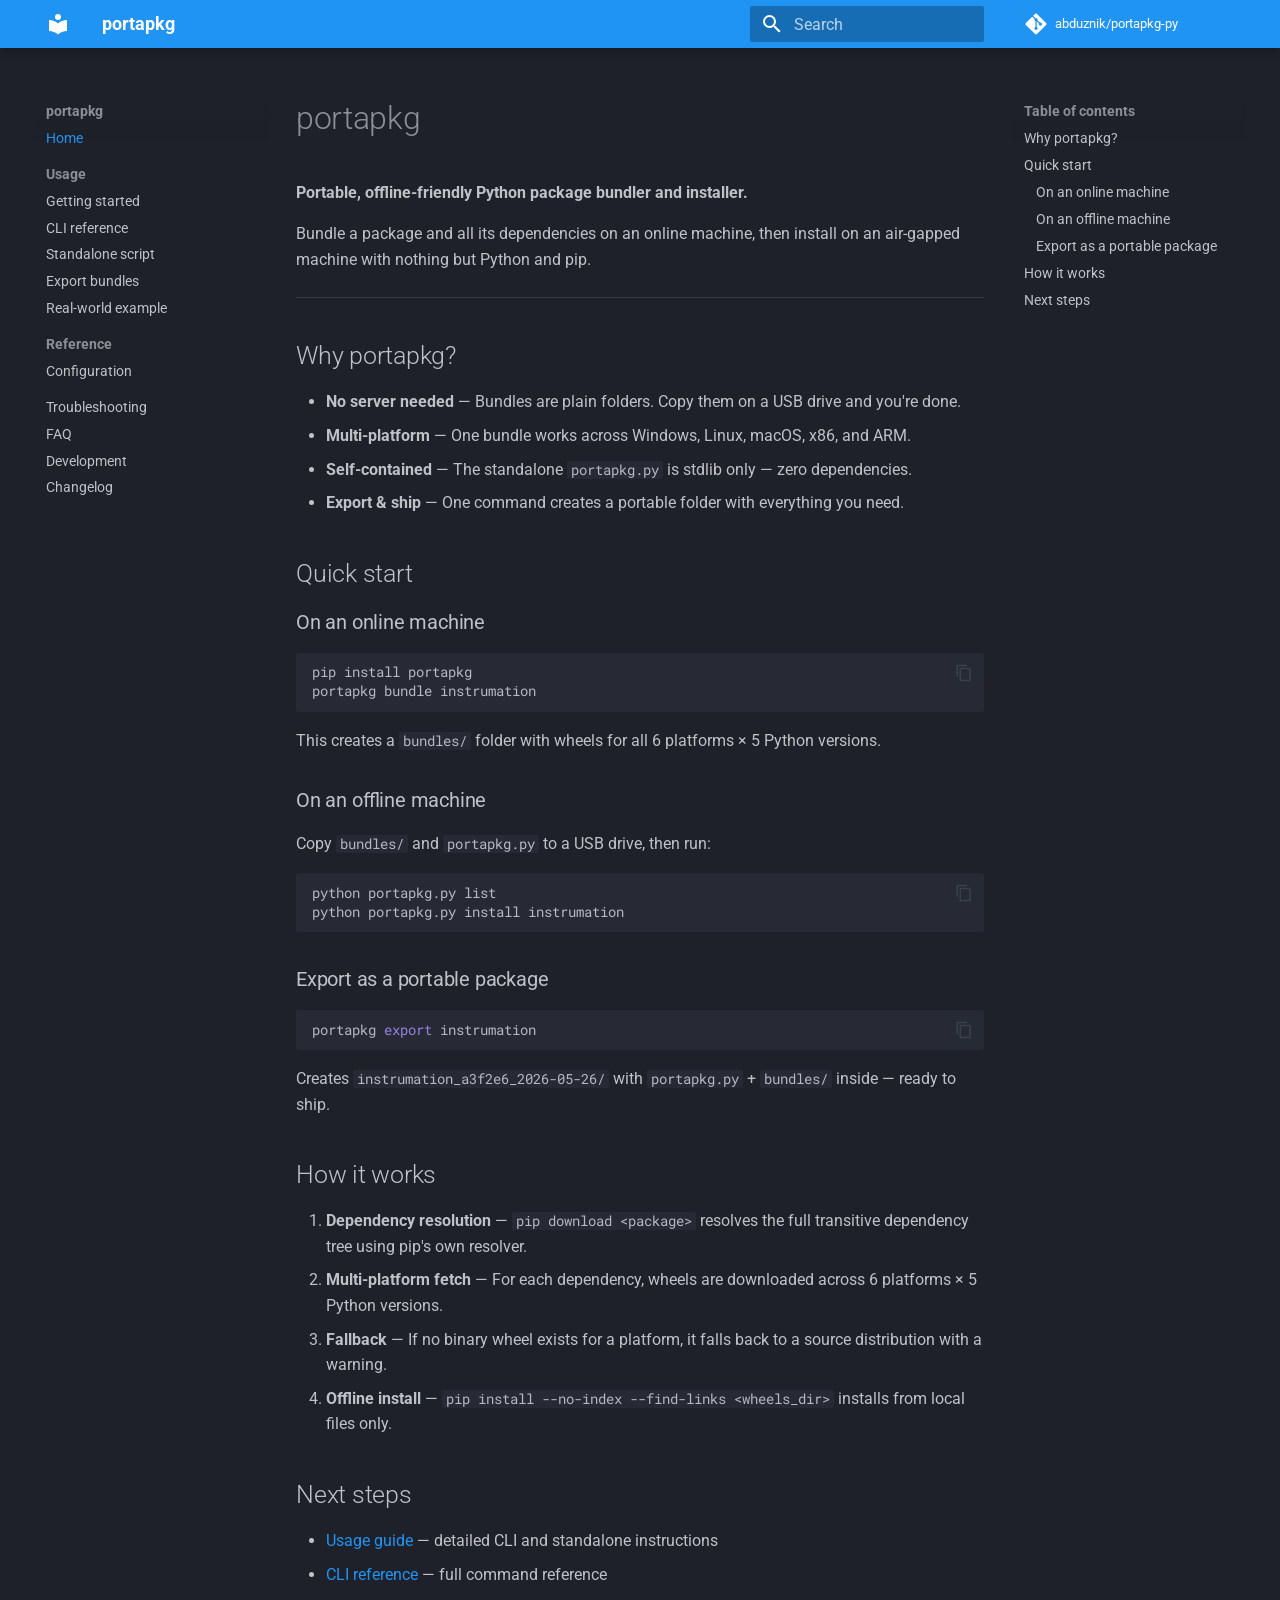
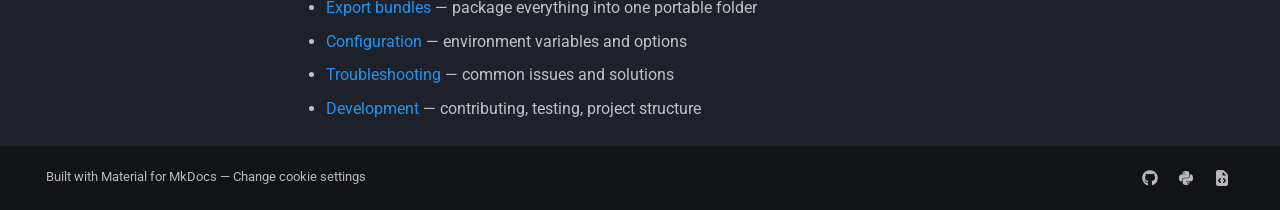
<file: site/index.html>
<!doctype html>
<html lang="en" class="no-js">
  <head>
    
      <meta charset="utf-8">
      <meta name="viewport" content="width=device-width,initial-scale=1">
      
        <meta name="description" content="Portable, offline-friendly Python package bundler and installer">
      
      
      
        <link rel="canonical" href="https://abduznik.github.io/portapkg-py/">
      
      
      
        <link rel="next" href="usage/">
      
      
        
      
      
      <link rel="icon" href="assets/images/favicon.png">
      <meta name="generator" content="mkdocs-1.6.1, mkdocs-material-9.7.6">
    
    
      
        <title>portapkg</title>
      
    
    
      <link rel="stylesheet" href="assets/stylesheets/main.484c7ddc.min.css">
      
        
        <link rel="stylesheet" href="assets/stylesheets/palette.ab4e12ef.min.css">
      
      


    
    
      
    
    
      
        
        
        <link rel="preconnect" href="https://fonts.gstatic.com" crossorigin>
        <link rel="stylesheet" href="https://fonts.googleapis.com/css?family=Roboto:300,300i,400,400i,700,700i%7CRoboto+Mono:400,400i,700,700i&display=fallback">
        <style>:root{--md-text-font:"Roboto";--md-code-font:"Roboto Mono"}</style>
      
    
    
    <script>__md_scope=new URL(".",location),__md_hash=e=>[...e].reduce(((e,_)=>(e<<5)-e+_.charCodeAt(0)),0),__md_get=(e,_=localStorage,t=__md_scope)=>JSON.parse(_.getItem(t.pathname+"."+e)),__md_set=(e,_,t=localStorage,a=__md_scope)=>{try{t.setItem(a.pathname+"."+e,JSON.stringify(_))}catch(e){}}</script>
    
      
  


  
  

<script id="__analytics">function __md_analytics(){function e(){dataLayer.push(arguments)}window.dataLayer=window.dataLayer||[],e("js",new Date),e("config",""),document.addEventListener("DOMContentLoaded",(function(){document.forms.search&&document.forms.search.query.addEventListener("blur",(function(){this.value&&e("event","search",{search_term:this.value})}));document$.subscribe((function(){var t=document.forms.feedback;if(void 0!==t)for(var a of t.querySelectorAll("[type=submit]"))a.addEventListener("click",(function(a){a.preventDefault();var n=document.location.pathname,d=this.getAttribute("data-md-value");e("event","feedback",{page:n,data:d}),t.firstElementChild.disabled=!0;var r=t.querySelector(".md-feedback__note [data-md-value='"+d+"']");r&&(r.hidden=!1)})),t.hidden=!1})),location$.subscribe((function(t){e("config","",{page_path:t.pathname})}))}));var t=document.createElement("script");t.async=!0,t.src="https://www.googletagmanager.com/gtag/js?id=",document.getElementById("__analytics").insertAdjacentElement("afterEnd",t)}</script>
  
    <script>"undefined"!=typeof __md_analytics&&__md_analytics()</script>
  

    
    
  </head>
  
  
    
    
    
    
    
    <body dir="ltr" data-md-color-scheme="slate" data-md-color-primary="blue" data-md-color-accent="light-blue">
  
    
    <input class="md-toggle" data-md-toggle="drawer" type="checkbox" id="__drawer" autocomplete="off">
    <input class="md-toggle" data-md-toggle="search" type="checkbox" id="__search" autocomplete="off">
    <label class="md-overlay" for="__drawer"></label>
    <div data-md-component="skip">
      
        
        <a href="#portapkg" class="md-skip">
          Skip to content
        </a>
      
    </div>
    <div data-md-component="announce">
      
    </div>
    
    
      

  

<header class="md-header md-header--shadow" data-md-component="header">
  <nav class="md-header__inner md-grid" aria-label="Header">
    <a href="." title="portapkg" class="md-header__button md-logo" aria-label="portapkg" data-md-component="logo">
      
  
  <svg xmlns="http://www.w3.org/2000/svg" viewBox="0 0 24 24"><path d="M12 8a3 3 0 0 0 3-3 3 3 0 0 0-3-3 3 3 0 0 0-3 3 3 3 0 0 0 3 3m0 3.54C9.64 9.35 6.5 8 3 8v11c3.5 0 6.64 1.35 9 3.54 2.36-2.19 5.5-3.54 9-3.54V8c-3.5 0-6.64 1.35-9 3.54"/></svg>

    </a>
    <label class="md-header__button md-icon" for="__drawer">
      
      <svg xmlns="http://www.w3.org/2000/svg" viewBox="0 0 24 24"><path d="M3 6h18v2H3zm0 5h18v2H3zm0 5h18v2H3z"/></svg>
    </label>
    <div class="md-header__title" data-md-component="header-title">
      <div class="md-header__ellipsis">
        <div class="md-header__topic">
          <span class="md-ellipsis">
            portapkg
          </span>
        </div>
        <div class="md-header__topic" data-md-component="header-topic">
          <span class="md-ellipsis">
            
              Home
            
          </span>
        </div>
      </div>
    </div>
    
      
    
    
    
    
      
      
        <label class="md-header__button md-icon" for="__search">
          
          <svg xmlns="http://www.w3.org/2000/svg" viewBox="0 0 24 24"><path d="M9.5 3A6.5 6.5 0 0 1 16 9.5c0 1.61-.59 3.09-1.56 4.23l.27.27h.79l5 5-1.5 1.5-5-5v-.79l-.27-.27A6.52 6.52 0 0 1 9.5 16 6.5 6.5 0 0 1 3 9.5 6.5 6.5 0 0 1 9.5 3m0 2C7 5 5 7 5 9.5S7 14 9.5 14 14 12 14 9.5 12 5 9.5 5"/></svg>
        </label>
        <div class="md-search" data-md-component="search" role="dialog">
  <label class="md-search__overlay" for="__search"></label>
  <div class="md-search__inner" role="search">
    <form class="md-search__form" name="search">
      <input type="text" class="md-search__input" name="query" aria-label="Search" placeholder="Search" autocapitalize="off" autocorrect="off" autocomplete="off" spellcheck="false" data-md-component="search-query" required>
      <label class="md-search__icon md-icon" for="__search">
        
        <svg xmlns="http://www.w3.org/2000/svg" viewBox="0 0 24 24"><path d="M9.5 3A6.5 6.5 0 0 1 16 9.5c0 1.61-.59 3.09-1.56 4.23l.27.27h.79l5 5-1.5 1.5-5-5v-.79l-.27-.27A6.52 6.52 0 0 1 9.5 16 6.5 6.5 0 0 1 3 9.5 6.5 6.5 0 0 1 9.5 3m0 2C7 5 5 7 5 9.5S7 14 9.5 14 14 12 14 9.5 12 5 9.5 5"/></svg>
        
        <svg xmlns="http://www.w3.org/2000/svg" viewBox="0 0 24 24"><path d="M20 11v2H8l5.5 5.5-1.42 1.42L4.16 12l7.92-7.92L13.5 5.5 8 11z"/></svg>
      </label>
      <nav class="md-search__options" aria-label="Search">
        
        <button type="reset" class="md-search__icon md-icon" title="Clear" aria-label="Clear" tabindex="-1">
          
          <svg xmlns="http://www.w3.org/2000/svg" viewBox="0 0 24 24"><path d="M19 6.41 17.59 5 12 10.59 6.41 5 5 6.41 10.59 12 5 17.59 6.41 19 12 13.41 17.59 19 19 17.59 13.41 12z"/></svg>
        </button>
      </nav>
      
        <div class="md-search__suggest" data-md-component="search-suggest"></div>
      
    </form>
    <div class="md-search__output">
      <div class="md-search__scrollwrap" tabindex="0" data-md-scrollfix>
        <div class="md-search-result" data-md-component="search-result">
          <div class="md-search-result__meta">
            Initializing search
          </div>
          <ol class="md-search-result__list" role="presentation"></ol>
        </div>
      </div>
    </div>
  </div>
</div>
      
    
    
      <div class="md-header__source">
        <a href="https://github.com/abduznik/portapkg-py" title="Go to repository" class="md-source" data-md-component="source">
  <div class="md-source__icon md-icon">
    
    <svg xmlns="http://www.w3.org/2000/svg" viewBox="0 0 448 512"><!--! Font Awesome Free 7.1.0 by @fontawesome - https://fontawesome.com License - https://fontawesome.com/license/free (Icons: CC BY 4.0, Fonts: SIL OFL 1.1, Code: MIT License) Copyright 2025 Fonticons, Inc.--><path d="M439.6 236.1 244 40.5c-5.4-5.5-12.8-8.5-20.4-8.5s-15 3-20.4 8.4L162.5 81l51.5 51.5c27.1-9.1 52.7 16.8 43.4 43.7l49.7 49.7c34.2-11.8 61.2 31 35.5 56.7-26.5 26.5-70.2-2.9-56-37.3L240.3 199v121.9c25.3 12.5 22.3 41.8 9.1 55-6.4 6.4-15.2 10.1-24.3 10.1s-17.8-3.6-24.3-10.1c-17.6-17.6-11.1-46.9 11.2-56v-123c-20.8-8.5-24.6-30.7-18.6-45L142.6 101 8.5 235.1C3 240.6 0 247.9 0 255.5s3 15 8.5 20.4l195.6 195.7c5.4 5.4 12.7 8.4 20.4 8.4s15-3 20.4-8.4l194.7-194.7c5.4-5.4 8.4-12.8 8.4-20.4s-3-15-8.4-20.4"/></svg>
  </div>
  <div class="md-source__repository">
    abduznik/portapkg-py
  </div>
</a>
      </div>
    
  </nav>
  
</header>
    
    <div class="md-container" data-md-component="container">
      
      
        
          
        
      
      <main class="md-main" data-md-component="main">
        <div class="md-main__inner md-grid">
          
            
              
              <div class="md-sidebar md-sidebar--primary" data-md-component="sidebar" data-md-type="navigation" >
                <div class="md-sidebar__scrollwrap">
                  <div class="md-sidebar__inner">
                    



<nav class="md-nav md-nav--primary" aria-label="Navigation" data-md-level="0">
  <label class="md-nav__title" for="__drawer">
    <a href="." title="portapkg" class="md-nav__button md-logo" aria-label="portapkg" data-md-component="logo">
      
  
  <svg xmlns="http://www.w3.org/2000/svg" viewBox="0 0 24 24"><path d="M12 8a3 3 0 0 0 3-3 3 3 0 0 0-3-3 3 3 0 0 0-3 3 3 3 0 0 0 3 3m0 3.54C9.64 9.35 6.5 8 3 8v11c3.5 0 6.64 1.35 9 3.54 2.36-2.19 5.5-3.54 9-3.54V8c-3.5 0-6.64 1.35-9 3.54"/></svg>

    </a>
    portapkg
  </label>
  
    <div class="md-nav__source">
      <a href="https://github.com/abduznik/portapkg-py" title="Go to repository" class="md-source" data-md-component="source">
  <div class="md-source__icon md-icon">
    
    <svg xmlns="http://www.w3.org/2000/svg" viewBox="0 0 448 512"><!--! Font Awesome Free 7.1.0 by @fontawesome - https://fontawesome.com License - https://fontawesome.com/license/free (Icons: CC BY 4.0, Fonts: SIL OFL 1.1, Code: MIT License) Copyright 2025 Fonticons, Inc.--><path d="M439.6 236.1 244 40.5c-5.4-5.5-12.8-8.5-20.4-8.5s-15 3-20.4 8.4L162.5 81l51.5 51.5c27.1-9.1 52.7 16.8 43.4 43.7l49.7 49.7c34.2-11.8 61.2 31 35.5 56.7-26.5 26.5-70.2-2.9-56-37.3L240.3 199v121.9c25.3 12.5 22.3 41.8 9.1 55-6.4 6.4-15.2 10.1-24.3 10.1s-17.8-3.6-24.3-10.1c-17.6-17.6-11.1-46.9 11.2-56v-123c-20.8-8.5-24.6-30.7-18.6-45L142.6 101 8.5 235.1C3 240.6 0 247.9 0 255.5s3 15 8.5 20.4l195.6 195.7c5.4 5.4 12.7 8.4 20.4 8.4s15-3 20.4-8.4l194.7-194.7c5.4-5.4 8.4-12.8 8.4-20.4s-3-15-8.4-20.4"/></svg>
  </div>
  <div class="md-source__repository">
    abduznik/portapkg-py
  </div>
</a>
    </div>
  
  <ul class="md-nav__list" data-md-scrollfix>
    
      
      
  
  
    
  
  
  
    <li class="md-nav__item md-nav__item--active">
      
      <input class="md-nav__toggle md-toggle" type="checkbox" id="__toc">
      
      
        
      
      
        <label class="md-nav__link md-nav__link--active" for="__toc">
          
  
  
  <span class="md-ellipsis">
    
  
    Home
  

    
  </span>
  
  

          <span class="md-nav__icon md-icon"></span>
        </label>
      
      <a href="." class="md-nav__link md-nav__link--active">
        
  
  
  <span class="md-ellipsis">
    
  
    Home
  

    
  </span>
  
  

      </a>
      
        

<nav class="md-nav md-nav--secondary" aria-label="Table of contents">
  
  
  
    
  
  
    <label class="md-nav__title" for="__toc">
      <span class="md-nav__icon md-icon"></span>
      Table of contents
    </label>
    <ul class="md-nav__list" data-md-component="toc" data-md-scrollfix>
      
        <li class="md-nav__item">
  <a href="#why-portapkg" class="md-nav__link">
    <span class="md-ellipsis">
      
        Why portapkg?
      
    </span>
  </a>
  
</li>
      
        <li class="md-nav__item">
  <a href="#quick-start" class="md-nav__link">
    <span class="md-ellipsis">
      
        Quick start
      
    </span>
  </a>
  
    <nav class="md-nav" aria-label="Quick start">
      <ul class="md-nav__list">
        
          <li class="md-nav__item">
  <a href="#on-an-online-machine" class="md-nav__link">
    <span class="md-ellipsis">
      
        On an online machine
      
    </span>
  </a>
  
</li>
        
          <li class="md-nav__item">
  <a href="#on-an-offline-machine" class="md-nav__link">
    <span class="md-ellipsis">
      
        On an offline machine
      
    </span>
  </a>
  
</li>
        
          <li class="md-nav__item">
  <a href="#export-as-a-portable-package" class="md-nav__link">
    <span class="md-ellipsis">
      
        Export as a portable package
      
    </span>
  </a>
  
</li>
        
      </ul>
    </nav>
  
</li>
      
        <li class="md-nav__item">
  <a href="#how-it-works" class="md-nav__link">
    <span class="md-ellipsis">
      
        How it works
      
    </span>
  </a>
  
</li>
      
        <li class="md-nav__item">
  <a href="#next-steps" class="md-nav__link">
    <span class="md-ellipsis">
      
        Next steps
      
    </span>
  </a>
  
</li>
      
    </ul>
  
</nav>
      
    </li>
  

    
      
      
  
  
  
  
    
    
      
        
      
        
      
        
      
        
      
        
      
    
    
    
      
        
        
      
    
    
    <li class="md-nav__item md-nav__item--section md-nav__item--nested">
      
        
        
        <input class="md-nav__toggle md-toggle " type="checkbox" id="__nav_2" >
        
          
          <label class="md-nav__link" for="__nav_2" id="__nav_2_label" tabindex="">
            
  
  
  <span class="md-ellipsis">
    
  
    Usage
  

    
  </span>
  
  

            <span class="md-nav__icon md-icon"></span>
          </label>
        
        <nav class="md-nav" data-md-level="1" aria-labelledby="__nav_2_label" aria-expanded="false">
          <label class="md-nav__title" for="__nav_2">
            <span class="md-nav__icon md-icon"></span>
            
  
    Usage
  

          </label>
          <ul class="md-nav__list" data-md-scrollfix>
            
              
                
  
  
  
  
    <li class="md-nav__item">
      <a href="usage/" class="md-nav__link">
        
  
  
  <span class="md-ellipsis">
    
  
    Getting started
  

    
  </span>
  
  

      </a>
    </li>
  

              
            
              
                
  
  
  
  
    <li class="md-nav__item">
      <a href="cli/" class="md-nav__link">
        
  
  
  <span class="md-ellipsis">
    
  
    CLI reference
  

    
  </span>
  
  

      </a>
    </li>
  

              
            
              
                
  
  
  
  
    <li class="md-nav__item">
      <a href="standalone/" class="md-nav__link">
        
  
  
  <span class="md-ellipsis">
    
  
    Standalone script
  

    
  </span>
  
  

      </a>
    </li>
  

              
            
              
                
  
  
  
  
    <li class="md-nav__item">
      <a href="export/" class="md-nav__link">
        
  
  
  <span class="md-ellipsis">
    
  
    Export bundles
  

    
  </span>
  
  

      </a>
    </li>
  

              
            
              
                
  
  
  
  
    <li class="md-nav__item">
      <a href="realworld/" class="md-nav__link">
        
  
  
  <span class="md-ellipsis">
    
  
    Real-world example
  

    
  </span>
  
  

      </a>
    </li>
  

              
            
          </ul>
        </nav>
      
    </li>
  

    
      
      
  
  
  
  
    
    
      
        
      
    
    
    
      
        
        
      
    
    
    <li class="md-nav__item md-nav__item--section md-nav__item--nested">
      
        
        
        <input class="md-nav__toggle md-toggle " type="checkbox" id="__nav_3" >
        
          
          <label class="md-nav__link" for="__nav_3" id="__nav_3_label" tabindex="">
            
  
  
  <span class="md-ellipsis">
    
  
    Reference
  

    
  </span>
  
  

            <span class="md-nav__icon md-icon"></span>
          </label>
        
        <nav class="md-nav" data-md-level="1" aria-labelledby="__nav_3_label" aria-expanded="false">
          <label class="md-nav__title" for="__nav_3">
            <span class="md-nav__icon md-icon"></span>
            
  
    Reference
  

          </label>
          <ul class="md-nav__list" data-md-scrollfix>
            
              
                
  
  
  
  
    <li class="md-nav__item">
      <a href="configuration/" class="md-nav__link">
        
  
  
  <span class="md-ellipsis">
    
  
    Configuration
  

    
  </span>
  
  

      </a>
    </li>
  

              
            
          </ul>
        </nav>
      
    </li>
  

    
      
      
  
  
  
  
    <li class="md-nav__item">
      <a href="troubleshooting/" class="md-nav__link">
        
  
  
  <span class="md-ellipsis">
    
  
    Troubleshooting
  

    
  </span>
  
  

      </a>
    </li>
  

    
      
      
  
  
  
  
    <li class="md-nav__item">
      <a href="faq/" class="md-nav__link">
        
  
  
  <span class="md-ellipsis">
    
  
    FAQ
  

    
  </span>
  
  

      </a>
    </li>
  

    
      
      
  
  
  
  
    <li class="md-nav__item">
      <a href="development/" class="md-nav__link">
        
  
  
  <span class="md-ellipsis">
    
  
    Development
  

    
  </span>
  
  

      </a>
    </li>
  

    
      
      
  
  
  
  
    <li class="md-nav__item">
      <a href="changelog/" class="md-nav__link">
        
  
  
  <span class="md-ellipsis">
    
  
    Changelog
  

    
  </span>
  
  

      </a>
    </li>
  

    
  </ul>
</nav>
                  </div>
                </div>
              </div>
            
            
              
              <div class="md-sidebar md-sidebar--secondary" data-md-component="sidebar" data-md-type="toc" >
                <div class="md-sidebar__scrollwrap">
                  <div class="md-sidebar__inner">
                    

<nav class="md-nav md-nav--secondary" aria-label="Table of contents">
  
  
  
    
  
  
    <label class="md-nav__title" for="__toc">
      <span class="md-nav__icon md-icon"></span>
      Table of contents
    </label>
    <ul class="md-nav__list" data-md-component="toc" data-md-scrollfix>
      
        <li class="md-nav__item">
  <a href="#why-portapkg" class="md-nav__link">
    <span class="md-ellipsis">
      
        Why portapkg?
      
    </span>
  </a>
  
</li>
      
        <li class="md-nav__item">
  <a href="#quick-start" class="md-nav__link">
    <span class="md-ellipsis">
      
        Quick start
      
    </span>
  </a>
  
    <nav class="md-nav" aria-label="Quick start">
      <ul class="md-nav__list">
        
          <li class="md-nav__item">
  <a href="#on-an-online-machine" class="md-nav__link">
    <span class="md-ellipsis">
      
        On an online machine
      
    </span>
  </a>
  
</li>
        
          <li class="md-nav__item">
  <a href="#on-an-offline-machine" class="md-nav__link">
    <span class="md-ellipsis">
      
        On an offline machine
      
    </span>
  </a>
  
</li>
        
          <li class="md-nav__item">
  <a href="#export-as-a-portable-package" class="md-nav__link">
    <span class="md-ellipsis">
      
        Export as a portable package
      
    </span>
  </a>
  
</li>
        
      </ul>
    </nav>
  
</li>
      
        <li class="md-nav__item">
  <a href="#how-it-works" class="md-nav__link">
    <span class="md-ellipsis">
      
        How it works
      
    </span>
  </a>
  
</li>
      
        <li class="md-nav__item">
  <a href="#next-steps" class="md-nav__link">
    <span class="md-ellipsis">
      
        Next steps
      
    </span>
  </a>
  
</li>
      
    </ul>
  
</nav>
                  </div>
                </div>
              </div>
            
          
          
            <div class="md-content" data-md-component="content">
              
                



  


              
              <article class="md-content__inner md-typeset">
                
                  


  
  


<h1 id="portapkg">portapkg<a class="headerlink" href="#portapkg" title="Permanent link">&para;</a></h1>
<p><strong>Portable, offline-friendly Python package bundler and installer.</strong></p>
<p>Bundle a package and all its dependencies on an online machine, then install
on an air-gapped machine with nothing but Python and pip.</p>
<hr />
<h2 id="why-portapkg">Why portapkg?<a class="headerlink" href="#why-portapkg" title="Permanent link">&para;</a></h2>
<ul>
<li><strong>No server needed</strong> — Bundles are plain folders. Copy them on a USB drive and you're done.</li>
<li><strong>Multi-platform</strong> — One bundle works across Windows, Linux, macOS, x86, and ARM.</li>
<li><strong>Self-contained</strong> — The standalone <code>portapkg.py</code> is stdlib only — zero dependencies.</li>
<li><strong>Export &amp; ship</strong> — One command creates a portable folder with everything you need.</li>
</ul>
<h2 id="quick-start">Quick start<a class="headerlink" href="#quick-start" title="Permanent link">&para;</a></h2>
<h3 id="on-an-online-machine">On an online machine<a class="headerlink" href="#on-an-online-machine" title="Permanent link">&para;</a></h3>
<div class="highlight"><pre><span></span><code><a id="__codelineno-0-1" name="__codelineno-0-1" href="#__codelineno-0-1"></a>pip<span class="w"> </span>install<span class="w"> </span>portapkg
<a id="__codelineno-0-2" name="__codelineno-0-2" href="#__codelineno-0-2"></a>portapkg<span class="w"> </span>bundle<span class="w"> </span>instrumation
</code></pre></div>
<p>This creates a <code>bundles/</code> folder with wheels for all 6 platforms × 5 Python versions.</p>
<h3 id="on-an-offline-machine">On an offline machine<a class="headerlink" href="#on-an-offline-machine" title="Permanent link">&para;</a></h3>
<p>Copy <code>bundles/</code> and <code>portapkg.py</code> to a USB drive, then run:</p>
<div class="highlight"><pre><span></span><code><a id="__codelineno-1-1" name="__codelineno-1-1" href="#__codelineno-1-1"></a>python<span class="w"> </span>portapkg.py<span class="w"> </span>list
<a id="__codelineno-1-2" name="__codelineno-1-2" href="#__codelineno-1-2"></a>python<span class="w"> </span>portapkg.py<span class="w"> </span>install<span class="w"> </span>instrumation
</code></pre></div>
<h3 id="export-as-a-portable-package">Export as a portable package<a class="headerlink" href="#export-as-a-portable-package" title="Permanent link">&para;</a></h3>
<div class="highlight"><pre><span></span><code><a id="__codelineno-2-1" name="__codelineno-2-1" href="#__codelineno-2-1"></a>portapkg<span class="w"> </span><span class="nb">export</span><span class="w"> </span>instrumation
</code></pre></div>
<p>Creates <code>instrumation_a3f2e6_2026-05-26/</code> with <code>portapkg.py</code> + <code>bundles/</code> inside — ready to ship.</p>
<h2 id="how-it-works">How it works<a class="headerlink" href="#how-it-works" title="Permanent link">&para;</a></h2>
<ol>
<li><strong>Dependency resolution</strong> — <code>pip download &lt;package&gt;</code> resolves the full
   transitive dependency tree using pip's own resolver.</li>
<li><strong>Multi-platform fetch</strong> — For each dependency, wheels are downloaded
   across 6 platforms × 5 Python versions.</li>
<li><strong>Fallback</strong> — If no binary wheel exists for a platform, it falls
   back to a source distribution with a warning.</li>
<li><strong>Offline install</strong> — <code>pip install --no-index --find-links &lt;wheels_dir&gt;</code>
   installs from local files only.</li>
</ol>
<h2 id="next-steps">Next steps<a class="headerlink" href="#next-steps" title="Permanent link">&para;</a></h2>
<ul>
<li><a href="usage/">Usage guide</a> — detailed CLI and standalone instructions</li>
<li><a href="cli/">CLI reference</a> — full command reference</li>
<li><a href="export/">Export bundles</a> — package everything into one portable folder</li>
<li><a href="configuration/">Configuration</a> — environment variables and options</li>
<li><a href="troubleshooting/">Troubleshooting</a> — common issues and solutions</li>
<li><a href="development/">Development</a> — contributing, testing, project structure</li>
</ul>









  




                
              </article>
            </div>
          
          
  <script>var tabs=__md_get("__tabs");if(Array.isArray(tabs))e:for(var set of document.querySelectorAll(".tabbed-set")){var labels=set.querySelector(".tabbed-labels");for(var tab of tabs)for(var label of labels.getElementsByTagName("label"))if(label.innerText.trim()===tab){var input=document.getElementById(label.htmlFor);input.checked=!0;continue e}}</script>

<script>var target=document.getElementById(location.hash.slice(1));target&&target.name&&(target.checked=target.name.startsWith("__tabbed_"))</script>
        </div>
        
          <button type="button" class="md-top md-icon" data-md-component="top" hidden>
  
  <svg xmlns="http://www.w3.org/2000/svg" viewBox="0 0 24 24"><path d="M13 20h-2V8l-5.5 5.5-1.42-1.42L12 4.16l7.92 7.92-1.42 1.42L13 8z"/></svg>
  Back to top
</button>
        
      </main>
      
        <footer class="md-footer">
  
  <div class="md-footer-meta md-typeset">
    <div class="md-footer-meta__inner md-grid">
      <div class="md-copyright">
  
    <div class="md-copyright__highlight">
      Built with <a href="https://squidfunk.github.io/mkdocs-material/" target="_blank">Material for MkDocs</a> &mdash;
<a href="#__consent">Change cookie settings</a>

    </div>
  
  
</div>
      
        
<div class="md-social">
  
    
    
    
    
      
      
    
    <a href="https://github.com/abduznik/portapkg-py" target="_blank" rel="noopener" title="github.com" class="md-social__link">
      <svg xmlns="http://www.w3.org/2000/svg" viewBox="0 0 512 512"><!--! Font Awesome Free 7.1.0 by @fontawesome - https://fontawesome.com License - https://fontawesome.com/license/free (Icons: CC BY 4.0, Fonts: SIL OFL 1.1, Code: MIT License) Copyright 2025 Fonticons, Inc.--><path d="M173.9 397.4c0 2-2.3 3.6-5.2 3.6-3.3.3-5.6-1.3-5.6-3.6 0-2 2.3-3.6 5.2-3.6 3-.3 5.6 1.3 5.6 3.6m-31.1-4.5c-.7 2 1.3 4.3 4.3 4.9 2.6 1 5.6 0 6.2-2s-1.3-4.3-4.3-5.2c-2.6-.7-5.5.3-6.2 2.3m44.2-1.7c-2.9.7-4.9 2.6-4.6 4.9.3 2 2.9 3.3 5.9 2.6 2.9-.7 4.9-2.6 4.6-4.6-.3-1.9-3-3.2-5.9-2.9M252.8 8C114.1 8 8 113.3 8 252c0 110.9 69.8 205.8 169.5 239.2 12.8 2.3 17.3-5.6 17.3-12.1 0-6.2-.3-40.4-.3-61.4 0 0-70 15-84.7-29.8 0 0-11.4-29.1-27.8-36.6 0 0-22.9-15.7 1.6-15.4 0 0 24.9 2 38.6 25.8 21.9 38.6 58.6 27.5 72.9 20.9 2.3-16 8.8-27.1 16-33.7-55.9-6.2-112.3-14.3-112.3-110.5 0-27.5 7.6-41.3 23.6-58.9-2.6-6.5-11.1-33.3 2.6-67.9 20.9-6.5 69 27 69 27 20-5.6 41.5-8.5 62.8-8.5s42.8 2.9 62.8 8.5c0 0 48.1-33.6 69-27 13.7 34.7 5.2 61.4 2.6 67.9 16 17.7 25.8 31.5 25.8 58.9 0 96.5-58.9 104.2-114.8 110.5 9.2 7.9 17 22.9 17 46.4 0 33.7-.3 75.4-.3 83.6 0 6.5 4.6 14.4 17.3 12.1C436.2 457.8 504 362.9 504 252 504 113.3 391.5 8 252.8 8M105.2 352.9c-1.3 1-1 3.3.7 5.2 1.6 1.6 3.9 2.3 5.2 1 1.3-1 1-3.3-.7-5.2-1.6-1.6-3.9-2.3-5.2-1m-10.8-8.1c-.7 1.3.3 2.9 2.3 3.9 1.6 1 3.6.7 4.3-.7.7-1.3-.3-2.9-2.3-3.9-2-.6-3.6-.3-4.3.7m32.4 35.6c-1.6 1.3-1 4.3 1.3 6.2 2.3 2.3 5.2 2.6 6.5 1 1.3-1.3.7-4.3-1.3-6.2-2.2-2.3-5.2-2.6-6.5-1m-11.4-14.7c-1.6 1-1.6 3.6 0 5.9s4.3 3.3 5.6 2.3c1.6-1.3 1.6-3.9 0-6.2-1.4-2.3-4-3.3-5.6-2"/></svg>
    </a>
  
    
    
    
    
      
      
    
    <a href="https://pypi.org/project/portapkg/" target="_blank" rel="noopener" title="pypi.org" class="md-social__link">
      <svg xmlns="http://www.w3.org/2000/svg" viewBox="0 0 448 512"><!--! Font Awesome Free 7.1.0 by @fontawesome - https://fontawesome.com License - https://fontawesome.com/license/free (Icons: CC BY 4.0, Fonts: SIL OFL 1.1, Code: MIT License) Copyright 2025 Fonticons, Inc.--><path d="M439.8 200.5c-7.7-30.9-22.3-54.2-53.4-54.2h-40.1v47.4c0 36.8-31.2 67.8-66.8 67.8H172.7c-29.2 0-53.4 25-53.4 54.3v101.8c0 29 25.2 46 53.4 54.3 33.8 9.9 66.3 11.7 106.8 0 26.9-7.8 53.4-23.5 53.4-54.3v-40.7H226.2v-13.6h160.2c31.1 0 42.6-21.7 53.4-54.2 11.2-33.5 10.7-65.7 0-108.6M286.2 444.7a20.4 20.4 0 1 1 0-40.7 20.4 20.4 0 1 1 0 40.7M167.8 248.1h106.8c29.7 0 53.4-24.5 53.4-54.3V91.9c0-29-24.4-50.7-53.4-55.6-35.8-5.9-74.7-5.6-106.8.1-45.2 8-53.4 24.7-53.4 55.6v40.7h106.9v13.6h-147c-31.1 0-58.3 18.7-66.8 54.2-9.8 40.7-10.2 66.1 0 108.6 7.6 31.6 25.7 54.2 56.8 54.2H101v-48.8c0-35.3 30.5-66.4 66.8-66.4m-6.6-183.4a20.4 20.4 0 1 1 0 40.8 20.4 20.4 0 1 1 0-40.8"/></svg>
    </a>
  
    
    
    
    
      
      
    
    <a href="https://github.com/abduznik/portapkg-py/blob/main/portapkg.py" target="_blank" rel="noopener" title="github.com" class="md-social__link">
      <svg xmlns="http://www.w3.org/2000/svg" viewBox="0 0 384 512"><!--! Font Awesome Free 7.1.0 by @fontawesome - https://fontawesome.com License - https://fontawesome.com/license/free (Icons: CC BY 4.0, Fonts: SIL OFL 1.1, Code: MIT License) Copyright 2025 Fonticons, Inc.--><path d="M0 64C0 28.7 28.7 0 64 0h149.5c17 0 33.3 6.7 45.3 18.7l106.5 106.6c12 12 18.7 28.3 18.7 45.3V448c0 35.3-28.7 64-64 64H64c-35.3 0-64-28.7-64-64zm208-5.5V152c0 13.3 10.7 24 24 24h93.5zm-53.8 237.1c8.6-10.1 7.5-25.2-2.6-33.8s-25.2-7.5-33.8 2.6l-48 56c-7.7 9-7.7 22.2 0 31.2l48 56c8.6 10.1 23.8 11.2 33.8 2.6s11.2-23.8 2.6-33.8L119.6 336zm112-31.2c-8.6-10.1-23.8-11.2-33.8-2.6s-11.2 23.8-2.6 33.8l34.6 40.4-34.6 40.4c-8.6 10.1-7.5 25.2 2.6 33.8s25.2 7.5 33.8-2.6l48-56c7.7-9 7.7-22.2 0-31.2z"/></svg>
    </a>
  
</div>
      
    </div>
  </div>
</footer>
      
    </div>
    <div class="md-dialog" data-md-component="dialog">
      <div class="md-dialog__inner md-typeset"></div>
    </div>
    
    
    
      
      
      <script id="__config" type="application/json">{"annotate": null, "base": ".", "features": ["navigation.instant", "navigation.tracking", "navigation.sections", "navigation.path", "navigation.indexes", "navigation.top", "content.code.copy", "content.code.annotate", "content.tabs.link", "search.suggest", "search.highlight", "header.autohide", "announce.dismiss"], "search": "assets/javascripts/workers/search.2c215733.min.js", "tags": null, "translations": {"clipboard.copied": "Copied to clipboard", "clipboard.copy": "Copy to clipboard", "search.result.more.one": "1 more on this page", "search.result.more.other": "# more on this page", "search.result.none": "No matching documents", "search.result.one": "1 matching document", "search.result.other": "# matching documents", "search.result.placeholder": "Type to start searching", "search.result.term.missing": "Missing", "select.version": "Select version"}, "version": null}</script>
    
    
      <script src="assets/javascripts/bundle.79ae519e.min.js"></script>
      
    
  </body>
</html>
</file>
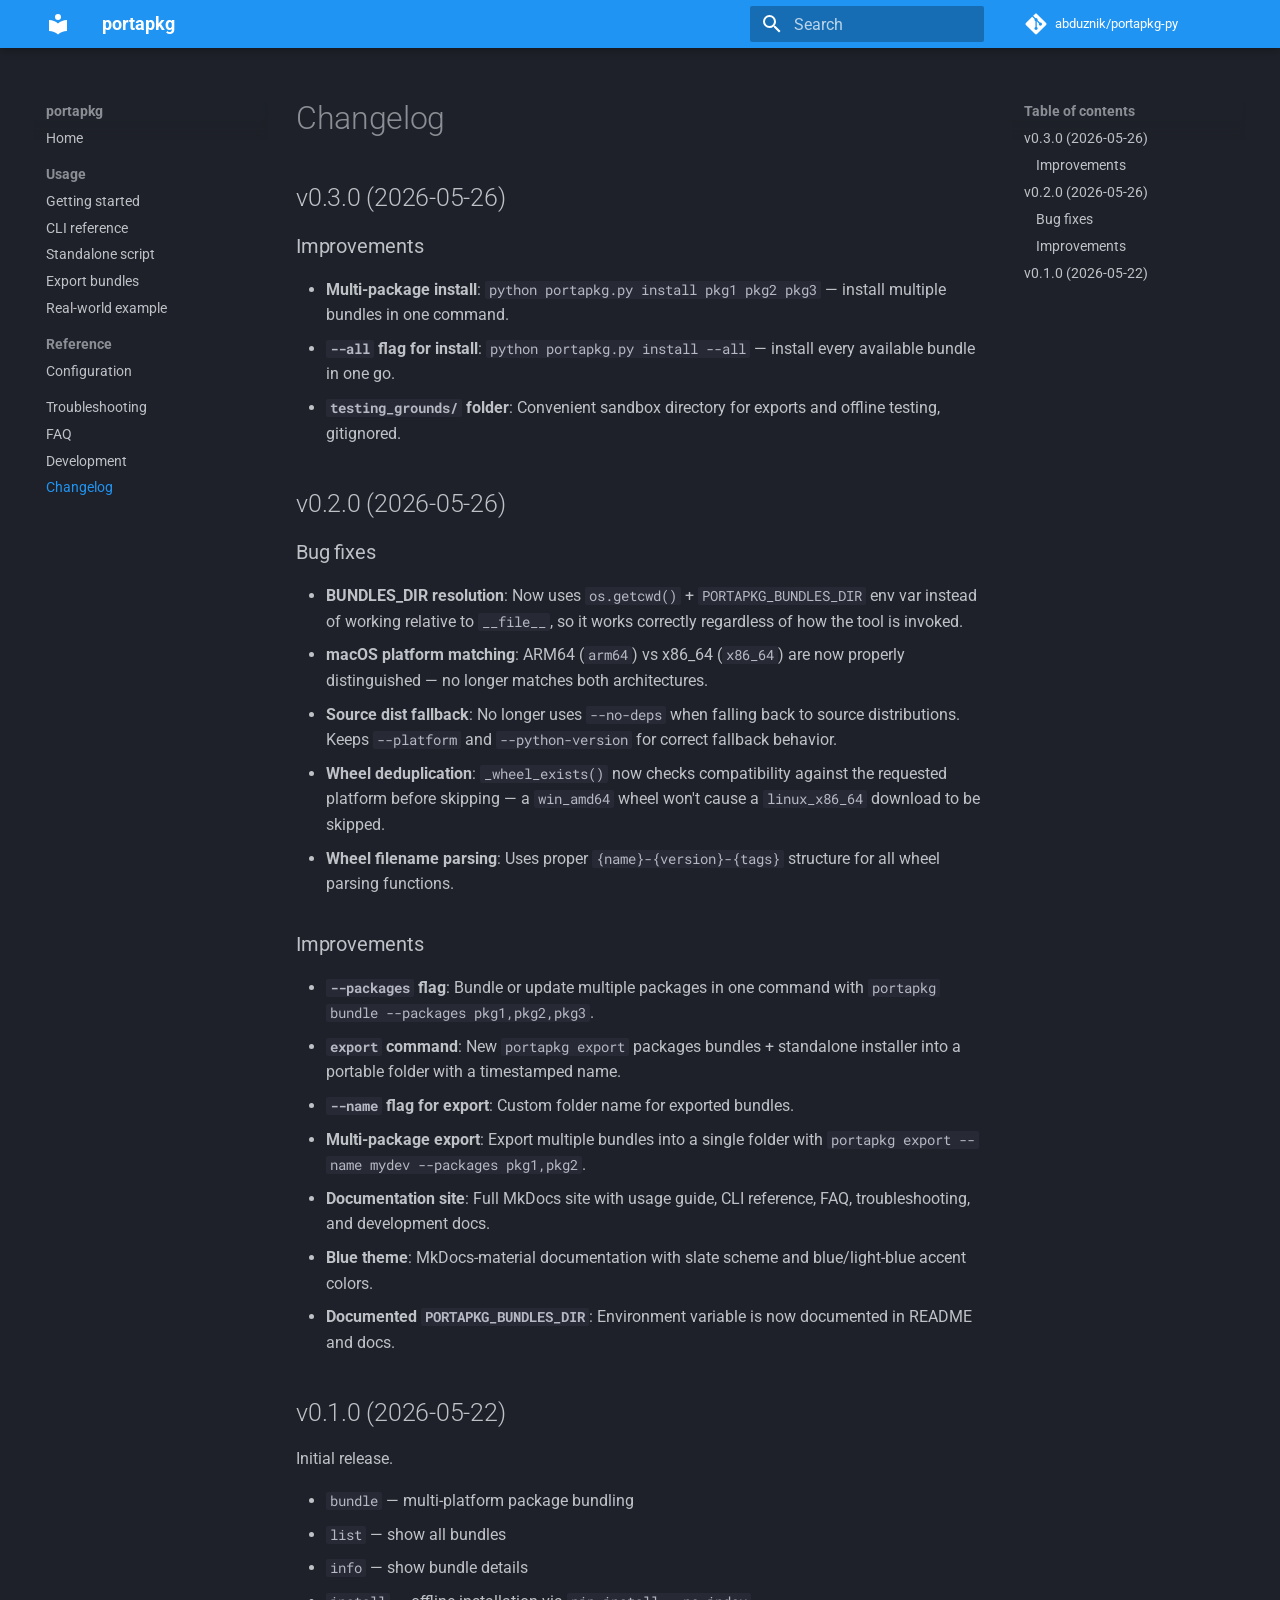
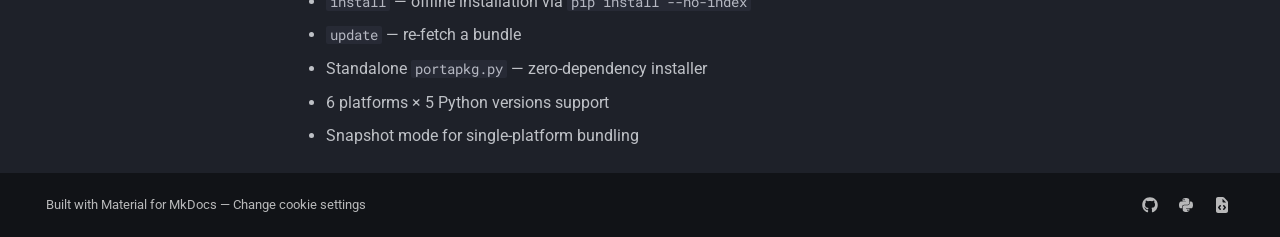
<file: site/changelog/index.html>
<!doctype html>
<html lang="en" class="no-js">
  <head>
    
      <meta charset="utf-8">
      <meta name="viewport" content="width=device-width,initial-scale=1">
      
        <meta name="description" content="Portable, offline-friendly Python package bundler and installer">
      
      
      
        <link rel="canonical" href="https://abduznik.github.io/portapkg-py/changelog/">
      
      
        <link rel="prev" href="../development/">
      
      
      
        
      
      
      <link rel="icon" href="../assets/images/favicon.png">
      <meta name="generator" content="mkdocs-1.6.1, mkdocs-material-9.7.6">
    
    
      
        <title>Changelog - portapkg</title>
      
    
    
      <link rel="stylesheet" href="../assets/stylesheets/main.484c7ddc.min.css">
      
        
        <link rel="stylesheet" href="../assets/stylesheets/palette.ab4e12ef.min.css">
      
      


    
    
      
    
    
      
        
        
        <link rel="preconnect" href="https://fonts.gstatic.com" crossorigin>
        <link rel="stylesheet" href="https://fonts.googleapis.com/css?family=Roboto:300,300i,400,400i,700,700i%7CRoboto+Mono:400,400i,700,700i&display=fallback">
        <style>:root{--md-text-font:"Roboto";--md-code-font:"Roboto Mono"}</style>
      
    
    
    <script>__md_scope=new URL("..",location),__md_hash=e=>[...e].reduce(((e,_)=>(e<<5)-e+_.charCodeAt(0)),0),__md_get=(e,_=localStorage,t=__md_scope)=>JSON.parse(_.getItem(t.pathname+"."+e)),__md_set=(e,_,t=localStorage,a=__md_scope)=>{try{t.setItem(a.pathname+"."+e,JSON.stringify(_))}catch(e){}}</script>
    
      
  


  
  

<script id="__analytics">function __md_analytics(){function e(){dataLayer.push(arguments)}window.dataLayer=window.dataLayer||[],e("js",new Date),e("config",""),document.addEventListener("DOMContentLoaded",(function(){document.forms.search&&document.forms.search.query.addEventListener("blur",(function(){this.value&&e("event","search",{search_term:this.value})}));document$.subscribe((function(){var t=document.forms.feedback;if(void 0!==t)for(var a of t.querySelectorAll("[type=submit]"))a.addEventListener("click",(function(a){a.preventDefault();var n=document.location.pathname,d=this.getAttribute("data-md-value");e("event","feedback",{page:n,data:d}),t.firstElementChild.disabled=!0;var r=t.querySelector(".md-feedback__note [data-md-value='"+d+"']");r&&(r.hidden=!1)})),t.hidden=!1})),location$.subscribe((function(t){e("config","",{page_path:t.pathname})}))}));var t=document.createElement("script");t.async=!0,t.src="https://www.googletagmanager.com/gtag/js?id=",document.getElementById("__analytics").insertAdjacentElement("afterEnd",t)}</script>
  
    <script>"undefined"!=typeof __md_analytics&&__md_analytics()</script>
  

    
    
  </head>
  
  
    
    
    
    
    
    <body dir="ltr" data-md-color-scheme="slate" data-md-color-primary="blue" data-md-color-accent="light-blue">
  
    
    <input class="md-toggle" data-md-toggle="drawer" type="checkbox" id="__drawer" autocomplete="off">
    <input class="md-toggle" data-md-toggle="search" type="checkbox" id="__search" autocomplete="off">
    <label class="md-overlay" for="__drawer"></label>
    <div data-md-component="skip">
      
        
        <a href="#changelog" class="md-skip">
          Skip to content
        </a>
      
    </div>
    <div data-md-component="announce">
      
    </div>
    
    
      

  

<header class="md-header md-header--shadow" data-md-component="header">
  <nav class="md-header__inner md-grid" aria-label="Header">
    <a href=".." title="portapkg" class="md-header__button md-logo" aria-label="portapkg" data-md-component="logo">
      
  
  <svg xmlns="http://www.w3.org/2000/svg" viewBox="0 0 24 24"><path d="M12 8a3 3 0 0 0 3-3 3 3 0 0 0-3-3 3 3 0 0 0-3 3 3 3 0 0 0 3 3m0 3.54C9.64 9.35 6.5 8 3 8v11c3.5 0 6.64 1.35 9 3.54 2.36-2.19 5.5-3.54 9-3.54V8c-3.5 0-6.64 1.35-9 3.54"/></svg>

    </a>
    <label class="md-header__button md-icon" for="__drawer">
      
      <svg xmlns="http://www.w3.org/2000/svg" viewBox="0 0 24 24"><path d="M3 6h18v2H3zm0 5h18v2H3zm0 5h18v2H3z"/></svg>
    </label>
    <div class="md-header__title" data-md-component="header-title">
      <div class="md-header__ellipsis">
        <div class="md-header__topic">
          <span class="md-ellipsis">
            portapkg
          </span>
        </div>
        <div class="md-header__topic" data-md-component="header-topic">
          <span class="md-ellipsis">
            
              Changelog
            
          </span>
        </div>
      </div>
    </div>
    
      
    
    
    
    
      
      
        <label class="md-header__button md-icon" for="__search">
          
          <svg xmlns="http://www.w3.org/2000/svg" viewBox="0 0 24 24"><path d="M9.5 3A6.5 6.5 0 0 1 16 9.5c0 1.61-.59 3.09-1.56 4.23l.27.27h.79l5 5-1.5 1.5-5-5v-.79l-.27-.27A6.52 6.52 0 0 1 9.5 16 6.5 6.5 0 0 1 3 9.5 6.5 6.5 0 0 1 9.5 3m0 2C7 5 5 7 5 9.5S7 14 9.5 14 14 12 14 9.5 12 5 9.5 5"/></svg>
        </label>
        <div class="md-search" data-md-component="search" role="dialog">
  <label class="md-search__overlay" for="__search"></label>
  <div class="md-search__inner" role="search">
    <form class="md-search__form" name="search">
      <input type="text" class="md-search__input" name="query" aria-label="Search" placeholder="Search" autocapitalize="off" autocorrect="off" autocomplete="off" spellcheck="false" data-md-component="search-query" required>
      <label class="md-search__icon md-icon" for="__search">
        
        <svg xmlns="http://www.w3.org/2000/svg" viewBox="0 0 24 24"><path d="M9.5 3A6.5 6.5 0 0 1 16 9.5c0 1.61-.59 3.09-1.56 4.23l.27.27h.79l5 5-1.5 1.5-5-5v-.79l-.27-.27A6.52 6.52 0 0 1 9.5 16 6.5 6.5 0 0 1 3 9.5 6.5 6.5 0 0 1 9.5 3m0 2C7 5 5 7 5 9.5S7 14 9.5 14 14 12 14 9.5 12 5 9.5 5"/></svg>
        
        <svg xmlns="http://www.w3.org/2000/svg" viewBox="0 0 24 24"><path d="M20 11v2H8l5.5 5.5-1.42 1.42L4.16 12l7.92-7.92L13.5 5.5 8 11z"/></svg>
      </label>
      <nav class="md-search__options" aria-label="Search">
        
        <button type="reset" class="md-search__icon md-icon" title="Clear" aria-label="Clear" tabindex="-1">
          
          <svg xmlns="http://www.w3.org/2000/svg" viewBox="0 0 24 24"><path d="M19 6.41 17.59 5 12 10.59 6.41 5 5 6.41 10.59 12 5 17.59 6.41 19 12 13.41 17.59 19 19 17.59 13.41 12z"/></svg>
        </button>
      </nav>
      
        <div class="md-search__suggest" data-md-component="search-suggest"></div>
      
    </form>
    <div class="md-search__output">
      <div class="md-search__scrollwrap" tabindex="0" data-md-scrollfix>
        <div class="md-search-result" data-md-component="search-result">
          <div class="md-search-result__meta">
            Initializing search
          </div>
          <ol class="md-search-result__list" role="presentation"></ol>
        </div>
      </div>
    </div>
  </div>
</div>
      
    
    
      <div class="md-header__source">
        <a href="https://github.com/abduznik/portapkg-py" title="Go to repository" class="md-source" data-md-component="source">
  <div class="md-source__icon md-icon">
    
    <svg xmlns="http://www.w3.org/2000/svg" viewBox="0 0 448 512"><!--! Font Awesome Free 7.1.0 by @fontawesome - https://fontawesome.com License - https://fontawesome.com/license/free (Icons: CC BY 4.0, Fonts: SIL OFL 1.1, Code: MIT License) Copyright 2025 Fonticons, Inc.--><path d="M439.6 236.1 244 40.5c-5.4-5.5-12.8-8.5-20.4-8.5s-15 3-20.4 8.4L162.5 81l51.5 51.5c27.1-9.1 52.7 16.8 43.4 43.7l49.7 49.7c34.2-11.8 61.2 31 35.5 56.7-26.5 26.5-70.2-2.9-56-37.3L240.3 199v121.9c25.3 12.5 22.3 41.8 9.1 55-6.4 6.4-15.2 10.1-24.3 10.1s-17.8-3.6-24.3-10.1c-17.6-17.6-11.1-46.9 11.2-56v-123c-20.8-8.5-24.6-30.7-18.6-45L142.6 101 8.5 235.1C3 240.6 0 247.9 0 255.5s3 15 8.5 20.4l195.6 195.7c5.4 5.4 12.7 8.4 20.4 8.4s15-3 20.4-8.4l194.7-194.7c5.4-5.4 8.4-12.8 8.4-20.4s-3-15-8.4-20.4"/></svg>
  </div>
  <div class="md-source__repository">
    abduznik/portapkg-py
  </div>
</a>
      </div>
    
  </nav>
  
</header>
    
    <div class="md-container" data-md-component="container">
      
      
        
          
        
      
      <main class="md-main" data-md-component="main">
        <div class="md-main__inner md-grid">
          
            
              
              <div class="md-sidebar md-sidebar--primary" data-md-component="sidebar" data-md-type="navigation" >
                <div class="md-sidebar__scrollwrap">
                  <div class="md-sidebar__inner">
                    



<nav class="md-nav md-nav--primary" aria-label="Navigation" data-md-level="0">
  <label class="md-nav__title" for="__drawer">
    <a href=".." title="portapkg" class="md-nav__button md-logo" aria-label="portapkg" data-md-component="logo">
      
  
  <svg xmlns="http://www.w3.org/2000/svg" viewBox="0 0 24 24"><path d="M12 8a3 3 0 0 0 3-3 3 3 0 0 0-3-3 3 3 0 0 0-3 3 3 3 0 0 0 3 3m0 3.54C9.64 9.35 6.5 8 3 8v11c3.5 0 6.64 1.35 9 3.54 2.36-2.19 5.5-3.54 9-3.54V8c-3.5 0-6.64 1.35-9 3.54"/></svg>

    </a>
    portapkg
  </label>
  
    <div class="md-nav__source">
      <a href="https://github.com/abduznik/portapkg-py" title="Go to repository" class="md-source" data-md-component="source">
  <div class="md-source__icon md-icon">
    
    <svg xmlns="http://www.w3.org/2000/svg" viewBox="0 0 448 512"><!--! Font Awesome Free 7.1.0 by @fontawesome - https://fontawesome.com License - https://fontawesome.com/license/free (Icons: CC BY 4.0, Fonts: SIL OFL 1.1, Code: MIT License) Copyright 2025 Fonticons, Inc.--><path d="M439.6 236.1 244 40.5c-5.4-5.5-12.8-8.5-20.4-8.5s-15 3-20.4 8.4L162.5 81l51.5 51.5c27.1-9.1 52.7 16.8 43.4 43.7l49.7 49.7c34.2-11.8 61.2 31 35.5 56.7-26.5 26.5-70.2-2.9-56-37.3L240.3 199v121.9c25.3 12.5 22.3 41.8 9.1 55-6.4 6.4-15.2 10.1-24.3 10.1s-17.8-3.6-24.3-10.1c-17.6-17.6-11.1-46.9 11.2-56v-123c-20.8-8.5-24.6-30.7-18.6-45L142.6 101 8.5 235.1C3 240.6 0 247.9 0 255.5s3 15 8.5 20.4l195.6 195.7c5.4 5.4 12.7 8.4 20.4 8.4s15-3 20.4-8.4l194.7-194.7c5.4-5.4 8.4-12.8 8.4-20.4s-3-15-8.4-20.4"/></svg>
  </div>
  <div class="md-source__repository">
    abduznik/portapkg-py
  </div>
</a>
    </div>
  
  <ul class="md-nav__list" data-md-scrollfix>
    
      
      
  
  
  
  
    <li class="md-nav__item">
      <a href=".." class="md-nav__link">
        
  
  
  <span class="md-ellipsis">
    
  
    Home
  

    
  </span>
  
  

      </a>
    </li>
  

    
      
      
  
  
  
  
    
    
      
        
      
        
      
        
      
        
      
        
      
    
    
    
      
        
        
      
    
    
    <li class="md-nav__item md-nav__item--section md-nav__item--nested">
      
        
        
        <input class="md-nav__toggle md-toggle " type="checkbox" id="__nav_2" >
        
          
          <label class="md-nav__link" for="__nav_2" id="__nav_2_label" tabindex="">
            
  
  
  <span class="md-ellipsis">
    
  
    Usage
  

    
  </span>
  
  

            <span class="md-nav__icon md-icon"></span>
          </label>
        
        <nav class="md-nav" data-md-level="1" aria-labelledby="__nav_2_label" aria-expanded="false">
          <label class="md-nav__title" for="__nav_2">
            <span class="md-nav__icon md-icon"></span>
            
  
    Usage
  

          </label>
          <ul class="md-nav__list" data-md-scrollfix>
            
              
                
  
  
  
  
    <li class="md-nav__item">
      <a href="../usage/" class="md-nav__link">
        
  
  
  <span class="md-ellipsis">
    
  
    Getting started
  

    
  </span>
  
  

      </a>
    </li>
  

              
            
              
                
  
  
  
  
    <li class="md-nav__item">
      <a href="../cli/" class="md-nav__link">
        
  
  
  <span class="md-ellipsis">
    
  
    CLI reference
  

    
  </span>
  
  

      </a>
    </li>
  

              
            
              
                
  
  
  
  
    <li class="md-nav__item">
      <a href="../standalone/" class="md-nav__link">
        
  
  
  <span class="md-ellipsis">
    
  
    Standalone script
  

    
  </span>
  
  

      </a>
    </li>
  

              
            
              
                
  
  
  
  
    <li class="md-nav__item">
      <a href="../export/" class="md-nav__link">
        
  
  
  <span class="md-ellipsis">
    
  
    Export bundles
  

    
  </span>
  
  

      </a>
    </li>
  

              
            
              
                
  
  
  
  
    <li class="md-nav__item">
      <a href="../realworld/" class="md-nav__link">
        
  
  
  <span class="md-ellipsis">
    
  
    Real-world example
  

    
  </span>
  
  

      </a>
    </li>
  

              
            
          </ul>
        </nav>
      
    </li>
  

    
      
      
  
  
  
  
    
    
      
        
      
    
    
    
      
        
        
      
    
    
    <li class="md-nav__item md-nav__item--section md-nav__item--nested">
      
        
        
        <input class="md-nav__toggle md-toggle " type="checkbox" id="__nav_3" >
        
          
          <label class="md-nav__link" for="__nav_3" id="__nav_3_label" tabindex="">
            
  
  
  <span class="md-ellipsis">
    
  
    Reference
  

    
  </span>
  
  

            <span class="md-nav__icon md-icon"></span>
          </label>
        
        <nav class="md-nav" data-md-level="1" aria-labelledby="__nav_3_label" aria-expanded="false">
          <label class="md-nav__title" for="__nav_3">
            <span class="md-nav__icon md-icon"></span>
            
  
    Reference
  

          </label>
          <ul class="md-nav__list" data-md-scrollfix>
            
              
                
  
  
  
  
    <li class="md-nav__item">
      <a href="../configuration/" class="md-nav__link">
        
  
  
  <span class="md-ellipsis">
    
  
    Configuration
  

    
  </span>
  
  

      </a>
    </li>
  

              
            
          </ul>
        </nav>
      
    </li>
  

    
      
      
  
  
  
  
    <li class="md-nav__item">
      <a href="../troubleshooting/" class="md-nav__link">
        
  
  
  <span class="md-ellipsis">
    
  
    Troubleshooting
  

    
  </span>
  
  

      </a>
    </li>
  

    
      
      
  
  
  
  
    <li class="md-nav__item">
      <a href="../faq/" class="md-nav__link">
        
  
  
  <span class="md-ellipsis">
    
  
    FAQ
  

    
  </span>
  
  

      </a>
    </li>
  

    
      
      
  
  
  
  
    <li class="md-nav__item">
      <a href="../development/" class="md-nav__link">
        
  
  
  <span class="md-ellipsis">
    
  
    Development
  

    
  </span>
  
  

      </a>
    </li>
  

    
      
      
  
  
    
  
  
  
    <li class="md-nav__item md-nav__item--active">
      
      <input class="md-nav__toggle md-toggle" type="checkbox" id="__toc">
      
      
        
      
      
        <label class="md-nav__link md-nav__link--active" for="__toc">
          
  
  
  <span class="md-ellipsis">
    
  
    Changelog
  

    
  </span>
  
  

          <span class="md-nav__icon md-icon"></span>
        </label>
      
      <a href="./" class="md-nav__link md-nav__link--active">
        
  
  
  <span class="md-ellipsis">
    
  
    Changelog
  

    
  </span>
  
  

      </a>
      
        

<nav class="md-nav md-nav--secondary" aria-label="Table of contents">
  
  
  
    
  
  
    <label class="md-nav__title" for="__toc">
      <span class="md-nav__icon md-icon"></span>
      Table of contents
    </label>
    <ul class="md-nav__list" data-md-component="toc" data-md-scrollfix>
      
        <li class="md-nav__item">
  <a href="#v030-2026-05-26" class="md-nav__link">
    <span class="md-ellipsis">
      
        v0.3.0 (2026-05-26)
      
    </span>
  </a>
  
    <nav class="md-nav" aria-label="v0.3.0 (2026-05-26)">
      <ul class="md-nav__list">
        
          <li class="md-nav__item">
  <a href="#improvements" class="md-nav__link">
    <span class="md-ellipsis">
      
        Improvements
      
    </span>
  </a>
  
</li>
        
      </ul>
    </nav>
  
</li>
      
        <li class="md-nav__item">
  <a href="#v020-2026-05-26" class="md-nav__link">
    <span class="md-ellipsis">
      
        v0.2.0 (2026-05-26)
      
    </span>
  </a>
  
    <nav class="md-nav" aria-label="v0.2.0 (2026-05-26)">
      <ul class="md-nav__list">
        
          <li class="md-nav__item">
  <a href="#bug-fixes" class="md-nav__link">
    <span class="md-ellipsis">
      
        Bug fixes
      
    </span>
  </a>
  
</li>
        
          <li class="md-nav__item">
  <a href="#improvements_1" class="md-nav__link">
    <span class="md-ellipsis">
      
        Improvements
      
    </span>
  </a>
  
</li>
        
      </ul>
    </nav>
  
</li>
      
        <li class="md-nav__item">
  <a href="#v010-2026-05-22" class="md-nav__link">
    <span class="md-ellipsis">
      
        v0.1.0 (2026-05-22)
      
    </span>
  </a>
  
</li>
      
    </ul>
  
</nav>
      
    </li>
  

    
  </ul>
</nav>
                  </div>
                </div>
              </div>
            
            
              
              <div class="md-sidebar md-sidebar--secondary" data-md-component="sidebar" data-md-type="toc" >
                <div class="md-sidebar__scrollwrap">
                  <div class="md-sidebar__inner">
                    

<nav class="md-nav md-nav--secondary" aria-label="Table of contents">
  
  
  
    
  
  
    <label class="md-nav__title" for="__toc">
      <span class="md-nav__icon md-icon"></span>
      Table of contents
    </label>
    <ul class="md-nav__list" data-md-component="toc" data-md-scrollfix>
      
        <li class="md-nav__item">
  <a href="#v030-2026-05-26" class="md-nav__link">
    <span class="md-ellipsis">
      
        v0.3.0 (2026-05-26)
      
    </span>
  </a>
  
    <nav class="md-nav" aria-label="v0.3.0 (2026-05-26)">
      <ul class="md-nav__list">
        
          <li class="md-nav__item">
  <a href="#improvements" class="md-nav__link">
    <span class="md-ellipsis">
      
        Improvements
      
    </span>
  </a>
  
</li>
        
      </ul>
    </nav>
  
</li>
      
        <li class="md-nav__item">
  <a href="#v020-2026-05-26" class="md-nav__link">
    <span class="md-ellipsis">
      
        v0.2.0 (2026-05-26)
      
    </span>
  </a>
  
    <nav class="md-nav" aria-label="v0.2.0 (2026-05-26)">
      <ul class="md-nav__list">
        
          <li class="md-nav__item">
  <a href="#bug-fixes" class="md-nav__link">
    <span class="md-ellipsis">
      
        Bug fixes
      
    </span>
  </a>
  
</li>
        
          <li class="md-nav__item">
  <a href="#improvements_1" class="md-nav__link">
    <span class="md-ellipsis">
      
        Improvements
      
    </span>
  </a>
  
</li>
        
      </ul>
    </nav>
  
</li>
      
        <li class="md-nav__item">
  <a href="#v010-2026-05-22" class="md-nav__link">
    <span class="md-ellipsis">
      
        v0.1.0 (2026-05-22)
      
    </span>
  </a>
  
</li>
      
    </ul>
  
</nav>
                  </div>
                </div>
              </div>
            
          
          
            <div class="md-content" data-md-component="content">
              
                



  


              
              <article class="md-content__inner md-typeset">
                
                  


  
  


<h1 id="changelog">Changelog<a class="headerlink" href="#changelog" title="Permanent link">&para;</a></h1>
<h2 id="v030-2026-05-26">v0.3.0 (2026-05-26)<a class="headerlink" href="#v030-2026-05-26" title="Permanent link">&para;</a></h2>
<h3 id="improvements">Improvements<a class="headerlink" href="#improvements" title="Permanent link">&para;</a></h3>
<ul>
<li><strong>Multi-package install</strong>: <code>python portapkg.py install pkg1 pkg2 pkg3</code> —
  install multiple bundles in one command.</li>
<li><strong><code>--all</code> flag for install</strong>: <code>python portapkg.py install --all</code> — install
  every available bundle in one go.</li>
<li><strong><code>testing_grounds/</code> folder</strong>: Convenient sandbox directory for exports
  and offline testing, gitignored.</li>
</ul>
<h2 id="v020-2026-05-26">v0.2.0 (2026-05-26)<a class="headerlink" href="#v020-2026-05-26" title="Permanent link">&para;</a></h2>
<h3 id="bug-fixes">Bug fixes<a class="headerlink" href="#bug-fixes" title="Permanent link">&para;</a></h3>
<ul>
<li><strong>BUNDLES_DIR resolution</strong>: Now uses <code>os.getcwd()</code> + <code>PORTAPKG_BUNDLES_DIR</code>
  env var instead of working relative to <code>__file__</code>, so it works correctly
  regardless of how the tool is invoked.</li>
<li><strong>macOS platform matching</strong>: ARM64 (<code>arm64</code>) vs x86_64 (<code>x86_64</code>) are now
  properly distinguished — no longer matches both architectures.</li>
<li><strong>Source dist fallback</strong>: No longer uses <code>--no-deps</code> when falling back to
  source distributions. Keeps <code>--platform</code> and <code>--python-version</code> for
  correct fallback behavior.</li>
<li><strong>Wheel deduplication</strong>: <code>_wheel_exists()</code> now checks compatibility against
  the requested platform before skipping — a <code>win_amd64</code> wheel won't cause a
  <code>linux_x86_64</code> download to be skipped.</li>
<li><strong>Wheel filename parsing</strong>: Uses proper <code>{name}-{version}-{tags}</code> structure
  for all wheel parsing functions.</li>
</ul>
<h3 id="improvements_1">Improvements<a class="headerlink" href="#improvements_1" title="Permanent link">&para;</a></h3>
<ul>
<li><strong><code>--packages</code> flag</strong>: Bundle or update multiple packages in one command
  with <code>portapkg bundle --packages pkg1,pkg2,pkg3</code>.</li>
<li><strong><code>export</code> command</strong>: New <code>portapkg export</code> packages bundles + standalone
  installer into a portable folder with a timestamped name.</li>
<li><strong><code>--name</code> flag for export</strong>: Custom folder name for exported bundles.</li>
<li><strong>Multi-package export</strong>: Export multiple bundles into a single folder
  with <code>portapkg export --name mydev --packages pkg1,pkg2</code>.</li>
<li><strong>Documentation site</strong>: Full MkDocs site with usage guide, CLI reference,
  FAQ, troubleshooting, and development docs.</li>
<li><strong>Blue theme</strong>: MkDocs-material documentation with slate scheme and
  blue/light-blue accent colors.</li>
<li><strong>Documented <code>PORTAPKG_BUNDLES_DIR</code></strong>: Environment variable is now
  documented in README and docs.</li>
</ul>
<h2 id="v010-2026-05-22">v0.1.0 (2026-05-22)<a class="headerlink" href="#v010-2026-05-22" title="Permanent link">&para;</a></h2>
<p>Initial release.</p>
<ul>
<li><code>bundle</code> — multi-platform package bundling</li>
<li><code>list</code> — show all bundles</li>
<li><code>info</code> — show bundle details</li>
<li><code>install</code> — offline installation via <code>pip install --no-index</code></li>
<li><code>update</code> — re-fetch a bundle</li>
<li>Standalone <code>portapkg.py</code> — zero-dependency installer</li>
<li>6 platforms × 5 Python versions support</li>
<li>Snapshot mode for single-platform bundling</li>
</ul>









  




                
              </article>
            </div>
          
          
  <script>var tabs=__md_get("__tabs");if(Array.isArray(tabs))e:for(var set of document.querySelectorAll(".tabbed-set")){var labels=set.querySelector(".tabbed-labels");for(var tab of tabs)for(var label of labels.getElementsByTagName("label"))if(label.innerText.trim()===tab){var input=document.getElementById(label.htmlFor);input.checked=!0;continue e}}</script>

<script>var target=document.getElementById(location.hash.slice(1));target&&target.name&&(target.checked=target.name.startsWith("__tabbed_"))</script>
        </div>
        
          <button type="button" class="md-top md-icon" data-md-component="top" hidden>
  
  <svg xmlns="http://www.w3.org/2000/svg" viewBox="0 0 24 24"><path d="M13 20h-2V8l-5.5 5.5-1.42-1.42L12 4.16l7.92 7.92-1.42 1.42L13 8z"/></svg>
  Back to top
</button>
        
      </main>
      
        <footer class="md-footer">
  
  <div class="md-footer-meta md-typeset">
    <div class="md-footer-meta__inner md-grid">
      <div class="md-copyright">
  
    <div class="md-copyright__highlight">
      Built with <a href="https://squidfunk.github.io/mkdocs-material/" target="_blank">Material for MkDocs</a> &mdash;
<a href="#__consent">Change cookie settings</a>

    </div>
  
  
</div>
      
        
<div class="md-social">
  
    
    
    
    
      
      
    
    <a href="https://github.com/abduznik/portapkg-py" target="_blank" rel="noopener" title="github.com" class="md-social__link">
      <svg xmlns="http://www.w3.org/2000/svg" viewBox="0 0 512 512"><!--! Font Awesome Free 7.1.0 by @fontawesome - https://fontawesome.com License - https://fontawesome.com/license/free (Icons: CC BY 4.0, Fonts: SIL OFL 1.1, Code: MIT License) Copyright 2025 Fonticons, Inc.--><path d="M173.9 397.4c0 2-2.3 3.6-5.2 3.6-3.3.3-5.6-1.3-5.6-3.6 0-2 2.3-3.6 5.2-3.6 3-.3 5.6 1.3 5.6 3.6m-31.1-4.5c-.7 2 1.3 4.3 4.3 4.9 2.6 1 5.6 0 6.2-2s-1.3-4.3-4.3-5.2c-2.6-.7-5.5.3-6.2 2.3m44.2-1.7c-2.9.7-4.9 2.6-4.6 4.9.3 2 2.9 3.3 5.9 2.6 2.9-.7 4.9-2.6 4.6-4.6-.3-1.9-3-3.2-5.9-2.9M252.8 8C114.1 8 8 113.3 8 252c0 110.9 69.8 205.8 169.5 239.2 12.8 2.3 17.3-5.6 17.3-12.1 0-6.2-.3-40.4-.3-61.4 0 0-70 15-84.7-29.8 0 0-11.4-29.1-27.8-36.6 0 0-22.9-15.7 1.6-15.4 0 0 24.9 2 38.6 25.8 21.9 38.6 58.6 27.5 72.9 20.9 2.3-16 8.8-27.1 16-33.7-55.9-6.2-112.3-14.3-112.3-110.5 0-27.5 7.6-41.3 23.6-58.9-2.6-6.5-11.1-33.3 2.6-67.9 20.9-6.5 69 27 69 27 20-5.6 41.5-8.5 62.8-8.5s42.8 2.9 62.8 8.5c0 0 48.1-33.6 69-27 13.7 34.7 5.2 61.4 2.6 67.9 16 17.7 25.8 31.5 25.8 58.9 0 96.5-58.9 104.2-114.8 110.5 9.2 7.9 17 22.9 17 46.4 0 33.7-.3 75.4-.3 83.6 0 6.5 4.6 14.4 17.3 12.1C436.2 457.8 504 362.9 504 252 504 113.3 391.5 8 252.8 8M105.2 352.9c-1.3 1-1 3.3.7 5.2 1.6 1.6 3.9 2.3 5.2 1 1.3-1 1-3.3-.7-5.2-1.6-1.6-3.9-2.3-5.2-1m-10.8-8.1c-.7 1.3.3 2.9 2.3 3.9 1.6 1 3.6.7 4.3-.7.7-1.3-.3-2.9-2.3-3.9-2-.6-3.6-.3-4.3.7m32.4 35.6c-1.6 1.3-1 4.3 1.3 6.2 2.3 2.3 5.2 2.6 6.5 1 1.3-1.3.7-4.3-1.3-6.2-2.2-2.3-5.2-2.6-6.5-1m-11.4-14.7c-1.6 1-1.6 3.6 0 5.9s4.3 3.3 5.6 2.3c1.6-1.3 1.6-3.9 0-6.2-1.4-2.3-4-3.3-5.6-2"/></svg>
    </a>
  
    
    
    
    
      
      
    
    <a href="https://pypi.org/project/portapkg/" target="_blank" rel="noopener" title="pypi.org" class="md-social__link">
      <svg xmlns="http://www.w3.org/2000/svg" viewBox="0 0 448 512"><!--! Font Awesome Free 7.1.0 by @fontawesome - https://fontawesome.com License - https://fontawesome.com/license/free (Icons: CC BY 4.0, Fonts: SIL OFL 1.1, Code: MIT License) Copyright 2025 Fonticons, Inc.--><path d="M439.8 200.5c-7.7-30.9-22.3-54.2-53.4-54.2h-40.1v47.4c0 36.8-31.2 67.8-66.8 67.8H172.7c-29.2 0-53.4 25-53.4 54.3v101.8c0 29 25.2 46 53.4 54.3 33.8 9.9 66.3 11.7 106.8 0 26.9-7.8 53.4-23.5 53.4-54.3v-40.7H226.2v-13.6h160.2c31.1 0 42.6-21.7 53.4-54.2 11.2-33.5 10.7-65.7 0-108.6M286.2 444.7a20.4 20.4 0 1 1 0-40.7 20.4 20.4 0 1 1 0 40.7M167.8 248.1h106.8c29.7 0 53.4-24.5 53.4-54.3V91.9c0-29-24.4-50.7-53.4-55.6-35.8-5.9-74.7-5.6-106.8.1-45.2 8-53.4 24.7-53.4 55.6v40.7h106.9v13.6h-147c-31.1 0-58.3 18.7-66.8 54.2-9.8 40.7-10.2 66.1 0 108.6 7.6 31.6 25.7 54.2 56.8 54.2H101v-48.8c0-35.3 30.5-66.4 66.8-66.4m-6.6-183.4a20.4 20.4 0 1 1 0 40.8 20.4 20.4 0 1 1 0-40.8"/></svg>
    </a>
  
    
    
    
    
      
      
    
    <a href="https://github.com/abduznik/portapkg-py/blob/main/portapkg.py" target="_blank" rel="noopener" title="github.com" class="md-social__link">
      <svg xmlns="http://www.w3.org/2000/svg" viewBox="0 0 384 512"><!--! Font Awesome Free 7.1.0 by @fontawesome - https://fontawesome.com License - https://fontawesome.com/license/free (Icons: CC BY 4.0, Fonts: SIL OFL 1.1, Code: MIT License) Copyright 2025 Fonticons, Inc.--><path d="M0 64C0 28.7 28.7 0 64 0h149.5c17 0 33.3 6.7 45.3 18.7l106.5 106.6c12 12 18.7 28.3 18.7 45.3V448c0 35.3-28.7 64-64 64H64c-35.3 0-64-28.7-64-64zm208-5.5V152c0 13.3 10.7 24 24 24h93.5zm-53.8 237.1c8.6-10.1 7.5-25.2-2.6-33.8s-25.2-7.5-33.8 2.6l-48 56c-7.7 9-7.7 22.2 0 31.2l48 56c8.6 10.1 23.8 11.2 33.8 2.6s11.2-23.8 2.6-33.8L119.6 336zm112-31.2c-8.6-10.1-23.8-11.2-33.8-2.6s-11.2 23.8-2.6 33.8l34.6 40.4-34.6 40.4c-8.6 10.1-7.5 25.2 2.6 33.8s25.2 7.5 33.8-2.6l48-56c7.7-9 7.7-22.2 0-31.2z"/></svg>
    </a>
  
</div>
      
    </div>
  </div>
</footer>
      
    </div>
    <div class="md-dialog" data-md-component="dialog">
      <div class="md-dialog__inner md-typeset"></div>
    </div>
    
    
    
      
      
      <script id="__config" type="application/json">{"annotate": null, "base": "..", "features": ["navigation.instant", "navigation.tracking", "navigation.sections", "navigation.path", "navigation.indexes", "navigation.top", "content.code.copy", "content.code.annotate", "content.tabs.link", "search.suggest", "search.highlight", "header.autohide", "announce.dismiss"], "search": "../assets/javascripts/workers/search.2c215733.min.js", "tags": null, "translations": {"clipboard.copied": "Copied to clipboard", "clipboard.copy": "Copy to clipboard", "search.result.more.one": "1 more on this page", "search.result.more.other": "# more on this page", "search.result.none": "No matching documents", "search.result.one": "1 matching document", "search.result.other": "# matching documents", "search.result.placeholder": "Type to start searching", "search.result.term.missing": "Missing", "select.version": "Select version"}, "version": null}</script>
    
    
      <script src="../assets/javascripts/bundle.79ae519e.min.js"></script>
      
    
  </body>
</html>
</file>
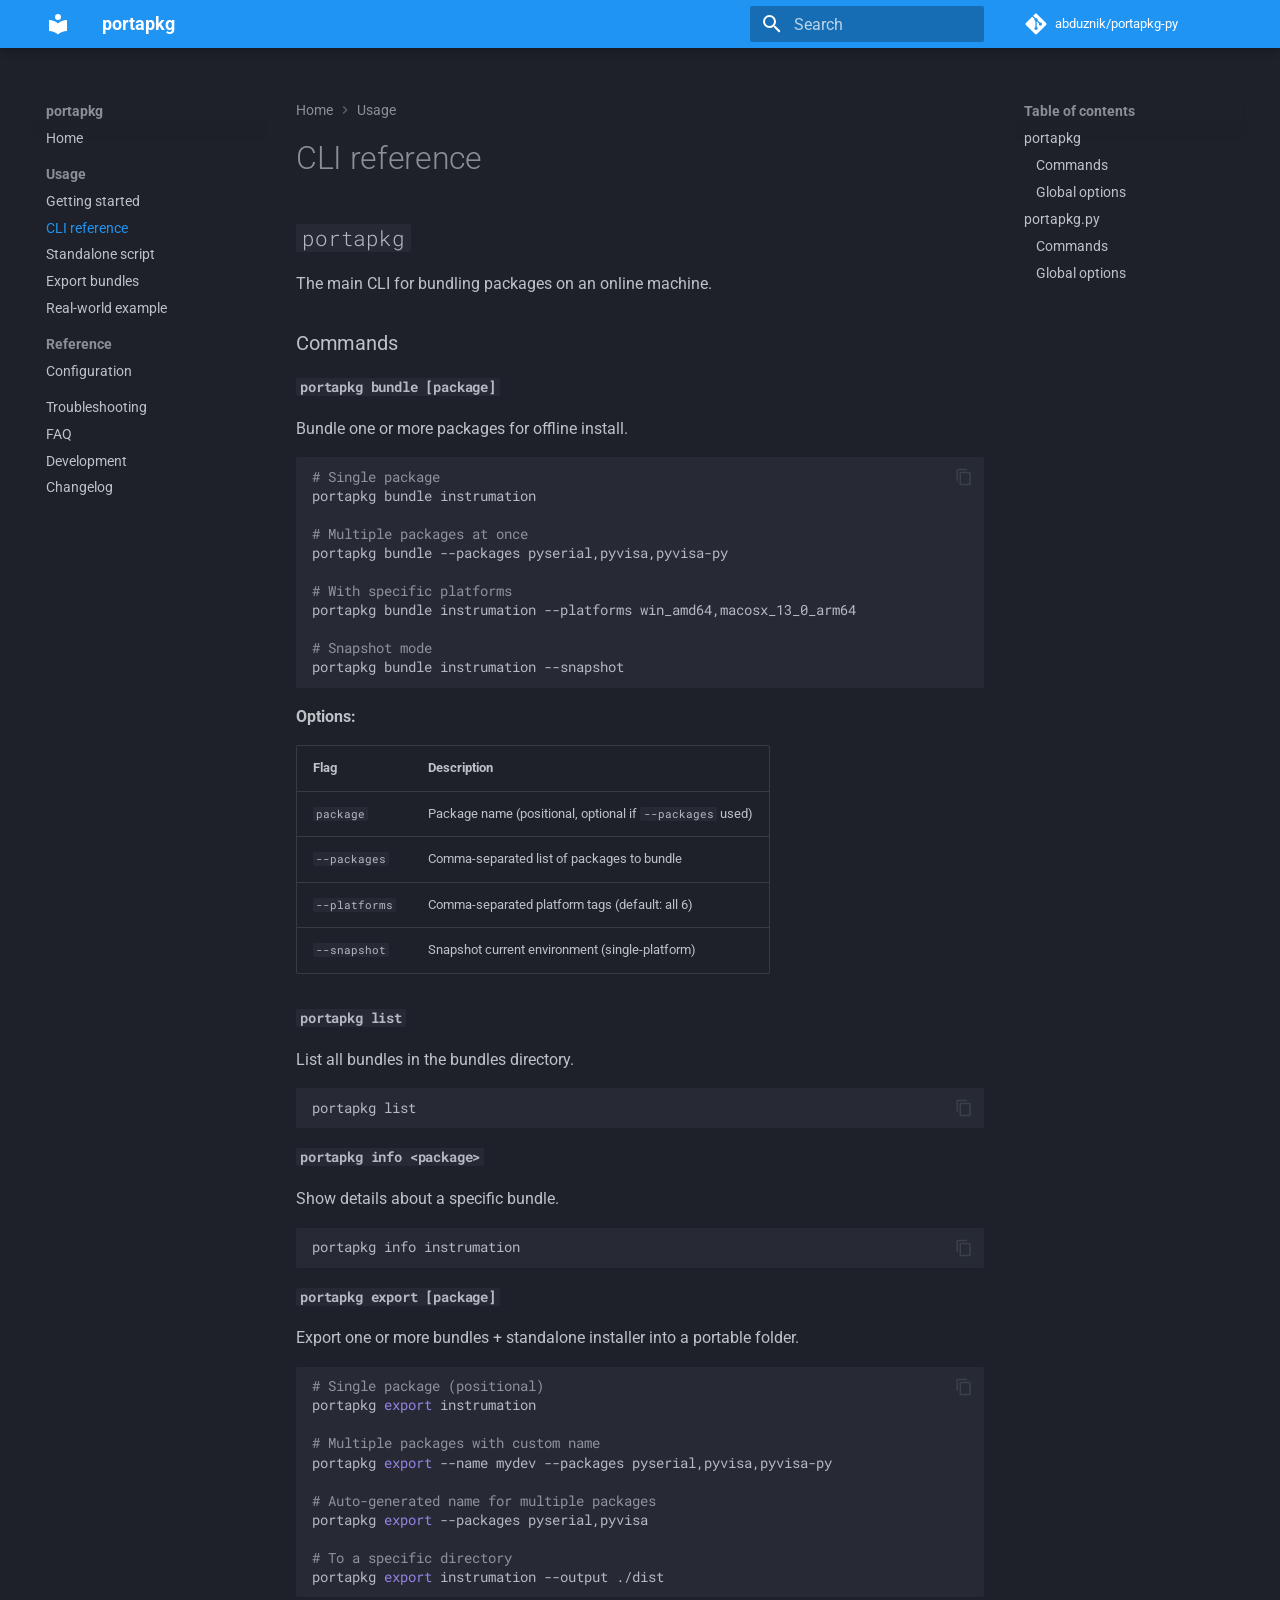
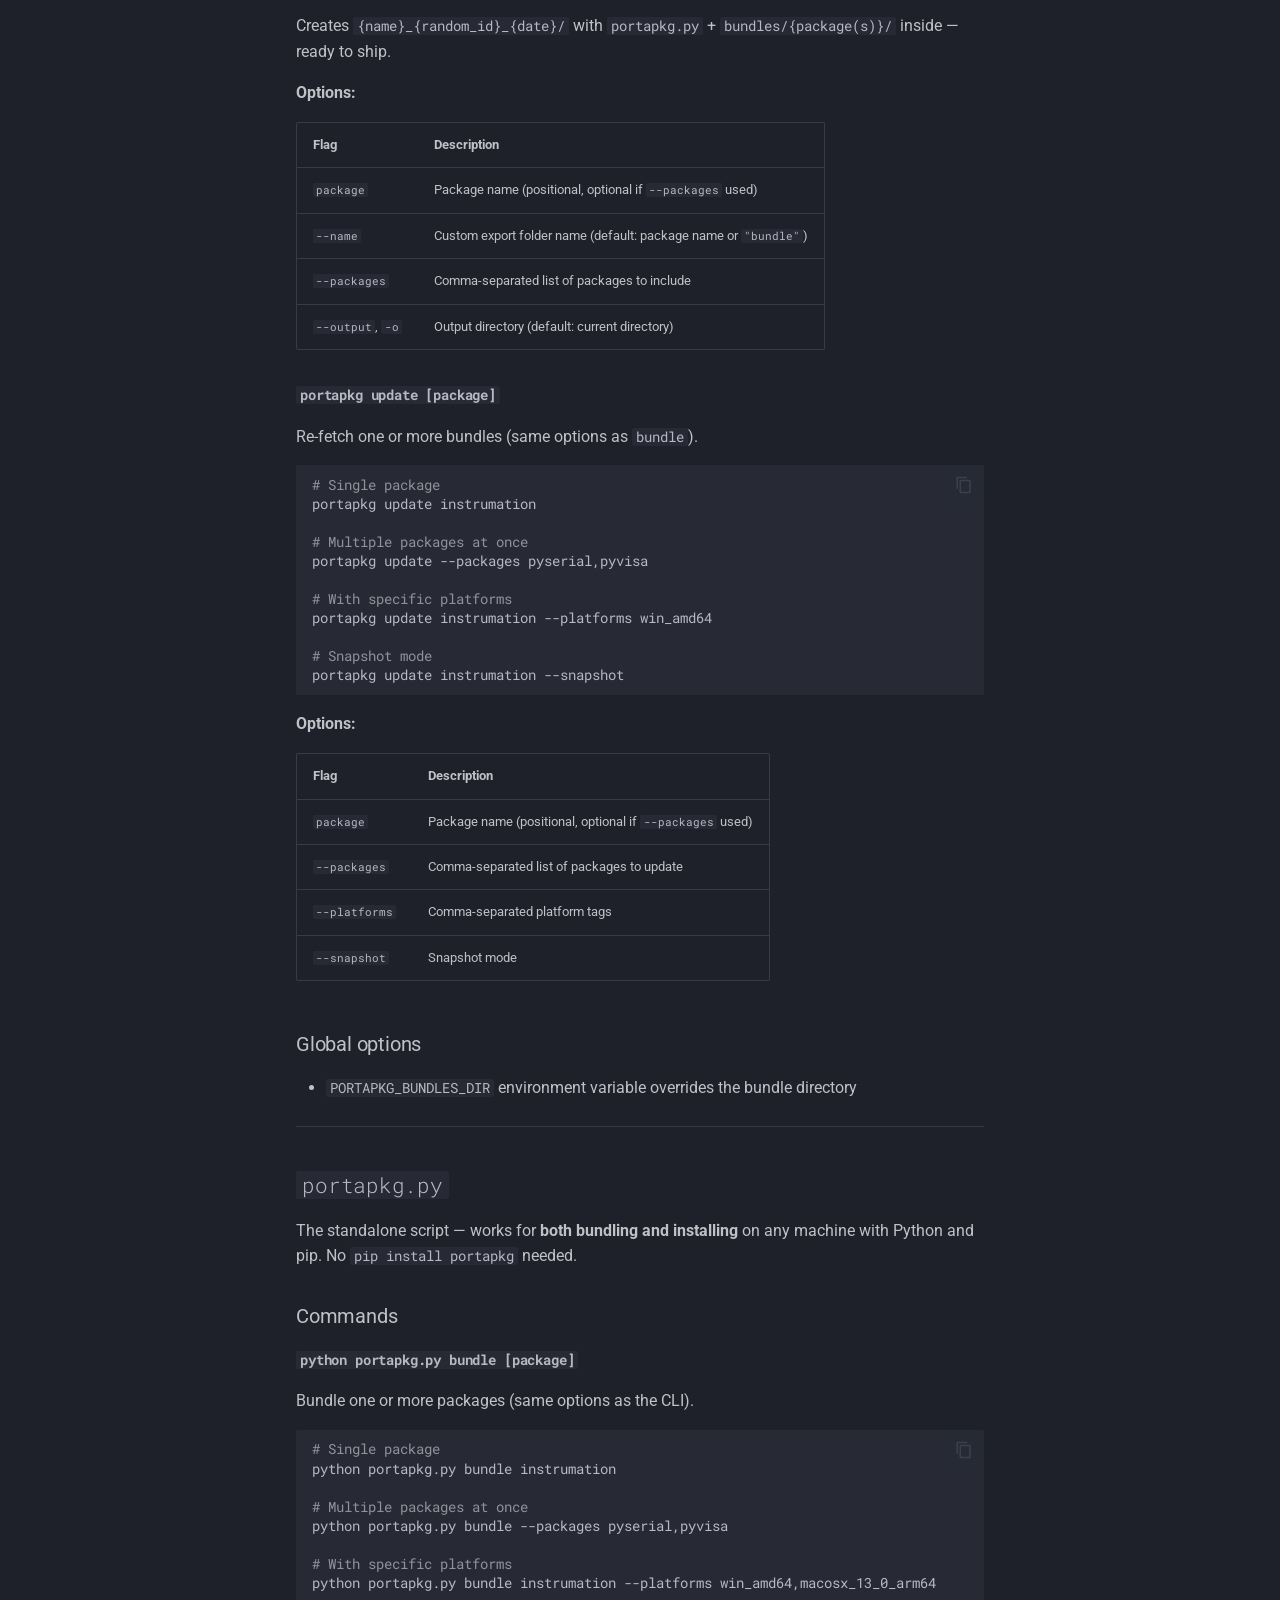
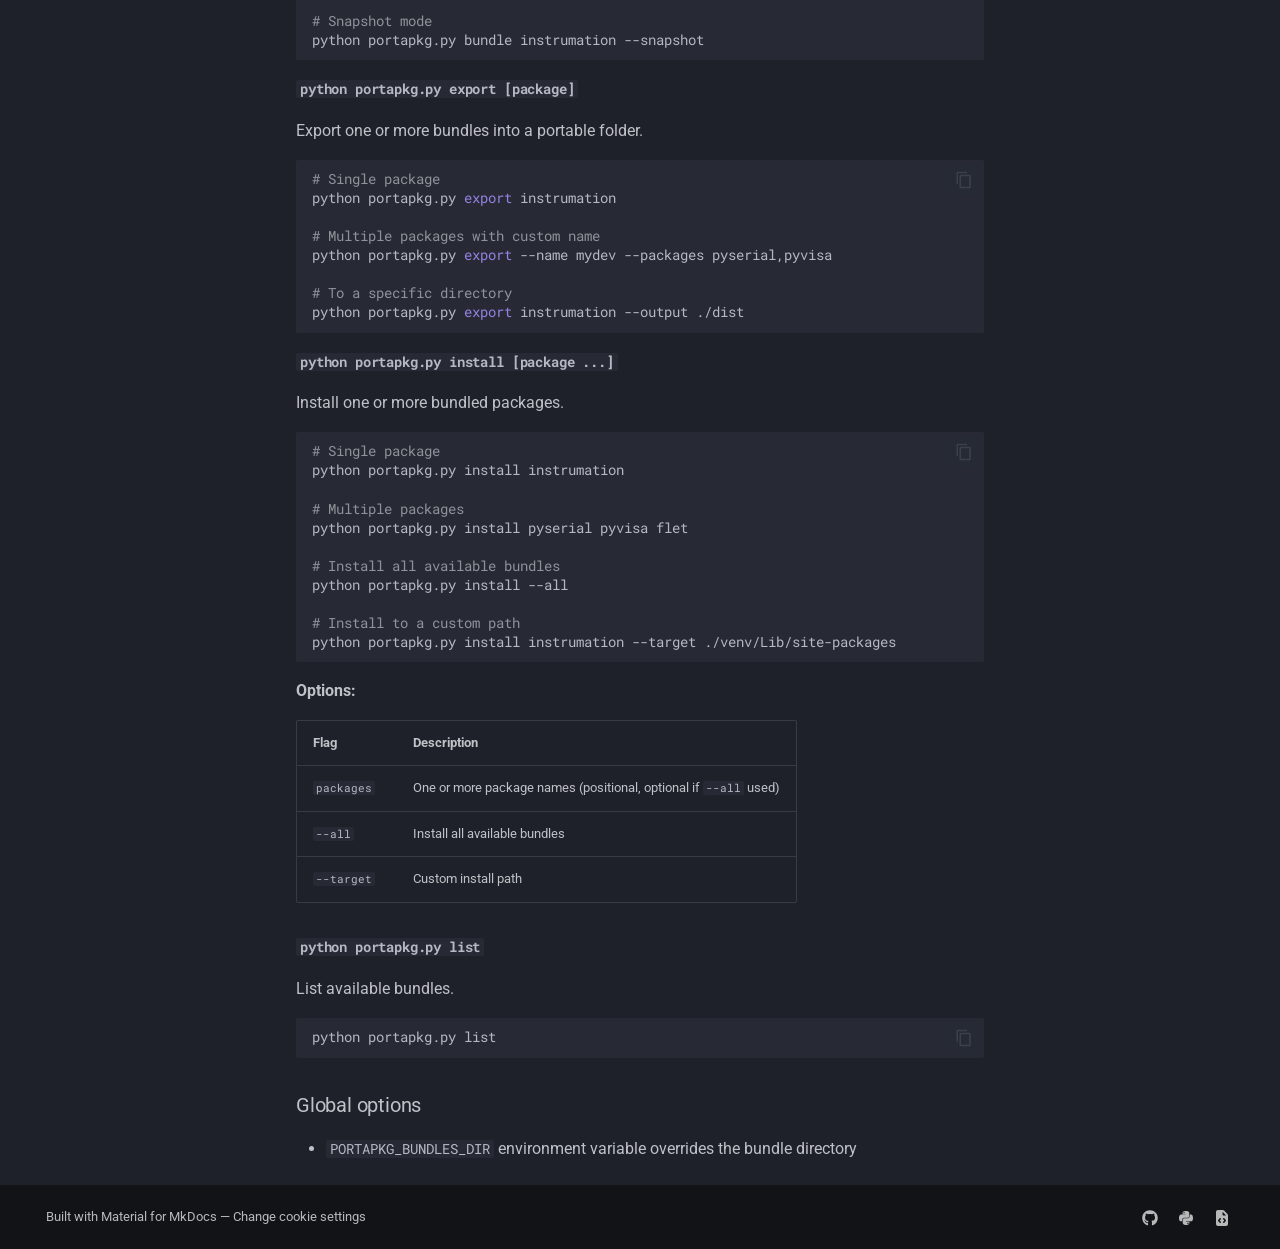
<file: site/cli/index.html>
<!doctype html>
<html lang="en" class="no-js">
  <head>
    
      <meta charset="utf-8">
      <meta name="viewport" content="width=device-width,initial-scale=1">
      
        <meta name="description" content="Portable, offline-friendly Python package bundler and installer">
      
      
      
        <link rel="canonical" href="https://abduznik.github.io/portapkg-py/cli/">
      
      
        <link rel="prev" href="../usage/">
      
      
        <link rel="next" href="../standalone/">
      
      
        
      
      
      <link rel="icon" href="../assets/images/favicon.png">
      <meta name="generator" content="mkdocs-1.6.1, mkdocs-material-9.7.6">
    
    
      
        <title>CLI reference - portapkg</title>
      
    
    
      <link rel="stylesheet" href="../assets/stylesheets/main.484c7ddc.min.css">
      
        
        <link rel="stylesheet" href="../assets/stylesheets/palette.ab4e12ef.min.css">
      
      


    
    
      
    
    
      
        
        
        <link rel="preconnect" href="https://fonts.gstatic.com" crossorigin>
        <link rel="stylesheet" href="https://fonts.googleapis.com/css?family=Roboto:300,300i,400,400i,700,700i%7CRoboto+Mono:400,400i,700,700i&display=fallback">
        <style>:root{--md-text-font:"Roboto";--md-code-font:"Roboto Mono"}</style>
      
    
    
    <script>__md_scope=new URL("..",location),__md_hash=e=>[...e].reduce(((e,_)=>(e<<5)-e+_.charCodeAt(0)),0),__md_get=(e,_=localStorage,t=__md_scope)=>JSON.parse(_.getItem(t.pathname+"."+e)),__md_set=(e,_,t=localStorage,a=__md_scope)=>{try{t.setItem(a.pathname+"."+e,JSON.stringify(_))}catch(e){}}</script>
    
      
  


  
  

<script id="__analytics">function __md_analytics(){function e(){dataLayer.push(arguments)}window.dataLayer=window.dataLayer||[],e("js",new Date),e("config",""),document.addEventListener("DOMContentLoaded",(function(){document.forms.search&&document.forms.search.query.addEventListener("blur",(function(){this.value&&e("event","search",{search_term:this.value})}));document$.subscribe((function(){var t=document.forms.feedback;if(void 0!==t)for(var a of t.querySelectorAll("[type=submit]"))a.addEventListener("click",(function(a){a.preventDefault();var n=document.location.pathname,d=this.getAttribute("data-md-value");e("event","feedback",{page:n,data:d}),t.firstElementChild.disabled=!0;var r=t.querySelector(".md-feedback__note [data-md-value='"+d+"']");r&&(r.hidden=!1)})),t.hidden=!1})),location$.subscribe((function(t){e("config","",{page_path:t.pathname})}))}));var t=document.createElement("script");t.async=!0,t.src="https://www.googletagmanager.com/gtag/js?id=",document.getElementById("__analytics").insertAdjacentElement("afterEnd",t)}</script>
  
    <script>"undefined"!=typeof __md_analytics&&__md_analytics()</script>
  

    
    
  </head>
  
  
    
    
    
    
    
    <body dir="ltr" data-md-color-scheme="slate" data-md-color-primary="blue" data-md-color-accent="light-blue">
  
    
    <input class="md-toggle" data-md-toggle="drawer" type="checkbox" id="__drawer" autocomplete="off">
    <input class="md-toggle" data-md-toggle="search" type="checkbox" id="__search" autocomplete="off">
    <label class="md-overlay" for="__drawer"></label>
    <div data-md-component="skip">
      
        
        <a href="#cli-reference" class="md-skip">
          Skip to content
        </a>
      
    </div>
    <div data-md-component="announce">
      
    </div>
    
    
      

  

<header class="md-header md-header--shadow" data-md-component="header">
  <nav class="md-header__inner md-grid" aria-label="Header">
    <a href=".." title="portapkg" class="md-header__button md-logo" aria-label="portapkg" data-md-component="logo">
      
  
  <svg xmlns="http://www.w3.org/2000/svg" viewBox="0 0 24 24"><path d="M12 8a3 3 0 0 0 3-3 3 3 0 0 0-3-3 3 3 0 0 0-3 3 3 3 0 0 0 3 3m0 3.54C9.64 9.35 6.5 8 3 8v11c3.5 0 6.64 1.35 9 3.54 2.36-2.19 5.5-3.54 9-3.54V8c-3.5 0-6.64 1.35-9 3.54"/></svg>

    </a>
    <label class="md-header__button md-icon" for="__drawer">
      
      <svg xmlns="http://www.w3.org/2000/svg" viewBox="0 0 24 24"><path d="M3 6h18v2H3zm0 5h18v2H3zm0 5h18v2H3z"/></svg>
    </label>
    <div class="md-header__title" data-md-component="header-title">
      <div class="md-header__ellipsis">
        <div class="md-header__topic">
          <span class="md-ellipsis">
            portapkg
          </span>
        </div>
        <div class="md-header__topic" data-md-component="header-topic">
          <span class="md-ellipsis">
            
              CLI reference
            
          </span>
        </div>
      </div>
    </div>
    
      
    
    
    
    
      
      
        <label class="md-header__button md-icon" for="__search">
          
          <svg xmlns="http://www.w3.org/2000/svg" viewBox="0 0 24 24"><path d="M9.5 3A6.5 6.5 0 0 1 16 9.5c0 1.61-.59 3.09-1.56 4.23l.27.27h.79l5 5-1.5 1.5-5-5v-.79l-.27-.27A6.52 6.52 0 0 1 9.5 16 6.5 6.5 0 0 1 3 9.5 6.5 6.5 0 0 1 9.5 3m0 2C7 5 5 7 5 9.5S7 14 9.5 14 14 12 14 9.5 12 5 9.5 5"/></svg>
        </label>
        <div class="md-search" data-md-component="search" role="dialog">
  <label class="md-search__overlay" for="__search"></label>
  <div class="md-search__inner" role="search">
    <form class="md-search__form" name="search">
      <input type="text" class="md-search__input" name="query" aria-label="Search" placeholder="Search" autocapitalize="off" autocorrect="off" autocomplete="off" spellcheck="false" data-md-component="search-query" required>
      <label class="md-search__icon md-icon" for="__search">
        
        <svg xmlns="http://www.w3.org/2000/svg" viewBox="0 0 24 24"><path d="M9.5 3A6.5 6.5 0 0 1 16 9.5c0 1.61-.59 3.09-1.56 4.23l.27.27h.79l5 5-1.5 1.5-5-5v-.79l-.27-.27A6.52 6.52 0 0 1 9.5 16 6.5 6.5 0 0 1 3 9.5 6.5 6.5 0 0 1 9.5 3m0 2C7 5 5 7 5 9.5S7 14 9.5 14 14 12 14 9.5 12 5 9.5 5"/></svg>
        
        <svg xmlns="http://www.w3.org/2000/svg" viewBox="0 0 24 24"><path d="M20 11v2H8l5.5 5.5-1.42 1.42L4.16 12l7.92-7.92L13.5 5.5 8 11z"/></svg>
      </label>
      <nav class="md-search__options" aria-label="Search">
        
        <button type="reset" class="md-search__icon md-icon" title="Clear" aria-label="Clear" tabindex="-1">
          
          <svg xmlns="http://www.w3.org/2000/svg" viewBox="0 0 24 24"><path d="M19 6.41 17.59 5 12 10.59 6.41 5 5 6.41 10.59 12 5 17.59 6.41 19 12 13.41 17.59 19 19 17.59 13.41 12z"/></svg>
        </button>
      </nav>
      
        <div class="md-search__suggest" data-md-component="search-suggest"></div>
      
    </form>
    <div class="md-search__output">
      <div class="md-search__scrollwrap" tabindex="0" data-md-scrollfix>
        <div class="md-search-result" data-md-component="search-result">
          <div class="md-search-result__meta">
            Initializing search
          </div>
          <ol class="md-search-result__list" role="presentation"></ol>
        </div>
      </div>
    </div>
  </div>
</div>
      
    
    
      <div class="md-header__source">
        <a href="https://github.com/abduznik/portapkg-py" title="Go to repository" class="md-source" data-md-component="source">
  <div class="md-source__icon md-icon">
    
    <svg xmlns="http://www.w3.org/2000/svg" viewBox="0 0 448 512"><!--! Font Awesome Free 7.1.0 by @fontawesome - https://fontawesome.com License - https://fontawesome.com/license/free (Icons: CC BY 4.0, Fonts: SIL OFL 1.1, Code: MIT License) Copyright 2025 Fonticons, Inc.--><path d="M439.6 236.1 244 40.5c-5.4-5.5-12.8-8.5-20.4-8.5s-15 3-20.4 8.4L162.5 81l51.5 51.5c27.1-9.1 52.7 16.8 43.4 43.7l49.7 49.7c34.2-11.8 61.2 31 35.5 56.7-26.5 26.5-70.2-2.9-56-37.3L240.3 199v121.9c25.3 12.5 22.3 41.8 9.1 55-6.4 6.4-15.2 10.1-24.3 10.1s-17.8-3.6-24.3-10.1c-17.6-17.6-11.1-46.9 11.2-56v-123c-20.8-8.5-24.6-30.7-18.6-45L142.6 101 8.5 235.1C3 240.6 0 247.9 0 255.5s3 15 8.5 20.4l195.6 195.7c5.4 5.4 12.7 8.4 20.4 8.4s15-3 20.4-8.4l194.7-194.7c5.4-5.4 8.4-12.8 8.4-20.4s-3-15-8.4-20.4"/></svg>
  </div>
  <div class="md-source__repository">
    abduznik/portapkg-py
  </div>
</a>
      </div>
    
  </nav>
  
</header>
    
    <div class="md-container" data-md-component="container">
      
      
        
          
        
      
      <main class="md-main" data-md-component="main">
        <div class="md-main__inner md-grid">
          
            
              
              <div class="md-sidebar md-sidebar--primary" data-md-component="sidebar" data-md-type="navigation" >
                <div class="md-sidebar__scrollwrap">
                  <div class="md-sidebar__inner">
                    



<nav class="md-nav md-nav--primary" aria-label="Navigation" data-md-level="0">
  <label class="md-nav__title" for="__drawer">
    <a href=".." title="portapkg" class="md-nav__button md-logo" aria-label="portapkg" data-md-component="logo">
      
  
  <svg xmlns="http://www.w3.org/2000/svg" viewBox="0 0 24 24"><path d="M12 8a3 3 0 0 0 3-3 3 3 0 0 0-3-3 3 3 0 0 0-3 3 3 3 0 0 0 3 3m0 3.54C9.64 9.35 6.5 8 3 8v11c3.5 0 6.64 1.35 9 3.54 2.36-2.19 5.5-3.54 9-3.54V8c-3.5 0-6.64 1.35-9 3.54"/></svg>

    </a>
    portapkg
  </label>
  
    <div class="md-nav__source">
      <a href="https://github.com/abduznik/portapkg-py" title="Go to repository" class="md-source" data-md-component="source">
  <div class="md-source__icon md-icon">
    
    <svg xmlns="http://www.w3.org/2000/svg" viewBox="0 0 448 512"><!--! Font Awesome Free 7.1.0 by @fontawesome - https://fontawesome.com License - https://fontawesome.com/license/free (Icons: CC BY 4.0, Fonts: SIL OFL 1.1, Code: MIT License) Copyright 2025 Fonticons, Inc.--><path d="M439.6 236.1 244 40.5c-5.4-5.5-12.8-8.5-20.4-8.5s-15 3-20.4 8.4L162.5 81l51.5 51.5c27.1-9.1 52.7 16.8 43.4 43.7l49.7 49.7c34.2-11.8 61.2 31 35.5 56.7-26.5 26.5-70.2-2.9-56-37.3L240.3 199v121.9c25.3 12.5 22.3 41.8 9.1 55-6.4 6.4-15.2 10.1-24.3 10.1s-17.8-3.6-24.3-10.1c-17.6-17.6-11.1-46.9 11.2-56v-123c-20.8-8.5-24.6-30.7-18.6-45L142.6 101 8.5 235.1C3 240.6 0 247.9 0 255.5s3 15 8.5 20.4l195.6 195.7c5.4 5.4 12.7 8.4 20.4 8.4s15-3 20.4-8.4l194.7-194.7c5.4-5.4 8.4-12.8 8.4-20.4s-3-15-8.4-20.4"/></svg>
  </div>
  <div class="md-source__repository">
    abduznik/portapkg-py
  </div>
</a>
    </div>
  
  <ul class="md-nav__list" data-md-scrollfix>
    
      
      
  
  
  
  
    <li class="md-nav__item">
      <a href=".." class="md-nav__link">
        
  
  
  <span class="md-ellipsis">
    
  
    Home
  

    
  </span>
  
  

      </a>
    </li>
  

    
      
      
  
  
    
  
  
  
    
    
      
        
      
        
      
        
      
        
      
        
      
    
    
    
      
        
        
      
    
    
    <li class="md-nav__item md-nav__item--active md-nav__item--section md-nav__item--nested">
      
        
        
        <input class="md-nav__toggle md-toggle " type="checkbox" id="__nav_2" checked>
        
          
          <label class="md-nav__link" for="__nav_2" id="__nav_2_label" tabindex="">
            
  
  
  <span class="md-ellipsis">
    
  
    Usage
  

    
  </span>
  
  

            <span class="md-nav__icon md-icon"></span>
          </label>
        
        <nav class="md-nav" data-md-level="1" aria-labelledby="__nav_2_label" aria-expanded="true">
          <label class="md-nav__title" for="__nav_2">
            <span class="md-nav__icon md-icon"></span>
            
  
    Usage
  

          </label>
          <ul class="md-nav__list" data-md-scrollfix>
            
              
                
  
  
  
  
    <li class="md-nav__item">
      <a href="../usage/" class="md-nav__link">
        
  
  
  <span class="md-ellipsis">
    
  
    Getting started
  

    
  </span>
  
  

      </a>
    </li>
  

              
            
              
                
  
  
    
  
  
  
    <li class="md-nav__item md-nav__item--active">
      
      <input class="md-nav__toggle md-toggle" type="checkbox" id="__toc">
      
      
        
      
      
        <label class="md-nav__link md-nav__link--active" for="__toc">
          
  
  
  <span class="md-ellipsis">
    
  
    CLI reference
  

    
  </span>
  
  

          <span class="md-nav__icon md-icon"></span>
        </label>
      
      <a href="./" class="md-nav__link md-nav__link--active">
        
  
  
  <span class="md-ellipsis">
    
  
    CLI reference
  

    
  </span>
  
  

      </a>
      
        

<nav class="md-nav md-nav--secondary" aria-label="Table of contents">
  
  
  
    
  
  
    <label class="md-nav__title" for="__toc">
      <span class="md-nav__icon md-icon"></span>
      Table of contents
    </label>
    <ul class="md-nav__list" data-md-component="toc" data-md-scrollfix>
      
        <li class="md-nav__item">
  <a href="#portapkg" class="md-nav__link">
    <span class="md-ellipsis">
      
        portapkg
      
    </span>
  </a>
  
    <nav class="md-nav" aria-label="portapkg">
      <ul class="md-nav__list">
        
          <li class="md-nav__item">
  <a href="#commands" class="md-nav__link">
    <span class="md-ellipsis">
      
        Commands
      
    </span>
  </a>
  
</li>
        
          <li class="md-nav__item">
  <a href="#global-options" class="md-nav__link">
    <span class="md-ellipsis">
      
        Global options
      
    </span>
  </a>
  
</li>
        
      </ul>
    </nav>
  
</li>
      
        <li class="md-nav__item">
  <a href="#portapkgpy" class="md-nav__link">
    <span class="md-ellipsis">
      
        portapkg.py
      
    </span>
  </a>
  
    <nav class="md-nav" aria-label="portapkg.py">
      <ul class="md-nav__list">
        
          <li class="md-nav__item">
  <a href="#commands_1" class="md-nav__link">
    <span class="md-ellipsis">
      
        Commands
      
    </span>
  </a>
  
</li>
        
          <li class="md-nav__item">
  <a href="#global-options_1" class="md-nav__link">
    <span class="md-ellipsis">
      
        Global options
      
    </span>
  </a>
  
</li>
        
      </ul>
    </nav>
  
</li>
      
    </ul>
  
</nav>
      
    </li>
  

              
            
              
                
  
  
  
  
    <li class="md-nav__item">
      <a href="../standalone/" class="md-nav__link">
        
  
  
  <span class="md-ellipsis">
    
  
    Standalone script
  

    
  </span>
  
  

      </a>
    </li>
  

              
            
              
                
  
  
  
  
    <li class="md-nav__item">
      <a href="../export/" class="md-nav__link">
        
  
  
  <span class="md-ellipsis">
    
  
    Export bundles
  

    
  </span>
  
  

      </a>
    </li>
  

              
            
              
                
  
  
  
  
    <li class="md-nav__item">
      <a href="../realworld/" class="md-nav__link">
        
  
  
  <span class="md-ellipsis">
    
  
    Real-world example
  

    
  </span>
  
  

      </a>
    </li>
  

              
            
          </ul>
        </nav>
      
    </li>
  

    
      
      
  
  
  
  
    
    
      
        
      
    
    
    
      
        
        
      
    
    
    <li class="md-nav__item md-nav__item--section md-nav__item--nested">
      
        
        
        <input class="md-nav__toggle md-toggle " type="checkbox" id="__nav_3" >
        
          
          <label class="md-nav__link" for="__nav_3" id="__nav_3_label" tabindex="">
            
  
  
  <span class="md-ellipsis">
    
  
    Reference
  

    
  </span>
  
  

            <span class="md-nav__icon md-icon"></span>
          </label>
        
        <nav class="md-nav" data-md-level="1" aria-labelledby="__nav_3_label" aria-expanded="false">
          <label class="md-nav__title" for="__nav_3">
            <span class="md-nav__icon md-icon"></span>
            
  
    Reference
  

          </label>
          <ul class="md-nav__list" data-md-scrollfix>
            
              
                
  
  
  
  
    <li class="md-nav__item">
      <a href="../configuration/" class="md-nav__link">
        
  
  
  <span class="md-ellipsis">
    
  
    Configuration
  

    
  </span>
  
  

      </a>
    </li>
  

              
            
          </ul>
        </nav>
      
    </li>
  

    
      
      
  
  
  
  
    <li class="md-nav__item">
      <a href="../troubleshooting/" class="md-nav__link">
        
  
  
  <span class="md-ellipsis">
    
  
    Troubleshooting
  

    
  </span>
  
  

      </a>
    </li>
  

    
      
      
  
  
  
  
    <li class="md-nav__item">
      <a href="../faq/" class="md-nav__link">
        
  
  
  <span class="md-ellipsis">
    
  
    FAQ
  

    
  </span>
  
  

      </a>
    </li>
  

    
      
      
  
  
  
  
    <li class="md-nav__item">
      <a href="../development/" class="md-nav__link">
        
  
  
  <span class="md-ellipsis">
    
  
    Development
  

    
  </span>
  
  

      </a>
    </li>
  

    
      
      
  
  
  
  
    <li class="md-nav__item">
      <a href="../changelog/" class="md-nav__link">
        
  
  
  <span class="md-ellipsis">
    
  
    Changelog
  

    
  </span>
  
  

      </a>
    </li>
  

    
  </ul>
</nav>
                  </div>
                </div>
              </div>
            
            
              
              <div class="md-sidebar md-sidebar--secondary" data-md-component="sidebar" data-md-type="toc" >
                <div class="md-sidebar__scrollwrap">
                  <div class="md-sidebar__inner">
                    

<nav class="md-nav md-nav--secondary" aria-label="Table of contents">
  
  
  
    
  
  
    <label class="md-nav__title" for="__toc">
      <span class="md-nav__icon md-icon"></span>
      Table of contents
    </label>
    <ul class="md-nav__list" data-md-component="toc" data-md-scrollfix>
      
        <li class="md-nav__item">
  <a href="#portapkg" class="md-nav__link">
    <span class="md-ellipsis">
      
        portapkg
      
    </span>
  </a>
  
    <nav class="md-nav" aria-label="portapkg">
      <ul class="md-nav__list">
        
          <li class="md-nav__item">
  <a href="#commands" class="md-nav__link">
    <span class="md-ellipsis">
      
        Commands
      
    </span>
  </a>
  
</li>
        
          <li class="md-nav__item">
  <a href="#global-options" class="md-nav__link">
    <span class="md-ellipsis">
      
        Global options
      
    </span>
  </a>
  
</li>
        
      </ul>
    </nav>
  
</li>
      
        <li class="md-nav__item">
  <a href="#portapkgpy" class="md-nav__link">
    <span class="md-ellipsis">
      
        portapkg.py
      
    </span>
  </a>
  
    <nav class="md-nav" aria-label="portapkg.py">
      <ul class="md-nav__list">
        
          <li class="md-nav__item">
  <a href="#commands_1" class="md-nav__link">
    <span class="md-ellipsis">
      
        Commands
      
    </span>
  </a>
  
</li>
        
          <li class="md-nav__item">
  <a href="#global-options_1" class="md-nav__link">
    <span class="md-ellipsis">
      
        Global options
      
    </span>
  </a>
  
</li>
        
      </ul>
    </nav>
  
</li>
      
    </ul>
  
</nav>
                  </div>
                </div>
              </div>
            
          
          
            <div class="md-content" data-md-component="content">
              
                



  


  <nav class="md-path" aria-label="Navigation" >
    <ol class="md-path__list">
      
        
  
  
    <li class="md-path__item">
      <a href=".." class="md-path__link">
        
  <span class="md-ellipsis">
    Home
  </span>

      </a>
    </li>
  

      
      
        
  
  
    
    
      <li class="md-path__item">
        <a href="../usage/" class="md-path__link">
          
  <span class="md-ellipsis">
    Usage
  </span>

        </a>
      </li>
    
  

      
    </ol>
  </nav>

              
              <article class="md-content__inner md-typeset">
                
                  


  
  


<h1 id="cli-reference">CLI reference<a class="headerlink" href="#cli-reference" title="Permanent link">&para;</a></h1>
<h2 id="portapkg"><code>portapkg</code><a class="headerlink" href="#portapkg" title="Permanent link">&para;</a></h2>
<p>The main CLI for bundling packages on an online machine.</p>
<h3 id="commands">Commands<a class="headerlink" href="#commands" title="Permanent link">&para;</a></h3>
<h4 id="portapkg-bundle-package"><code>portapkg bundle [package]</code><a class="headerlink" href="#portapkg-bundle-package" title="Permanent link">&para;</a></h4>
<p>Bundle one or more packages for offline install.</p>
<div class="highlight"><pre><span></span><code><a id="__codelineno-0-1" name="__codelineno-0-1" href="#__codelineno-0-1"></a><span class="c1"># Single package</span>
<a id="__codelineno-0-2" name="__codelineno-0-2" href="#__codelineno-0-2"></a>portapkg<span class="w"> </span>bundle<span class="w"> </span>instrumation
<a id="__codelineno-0-3" name="__codelineno-0-3" href="#__codelineno-0-3"></a>
<a id="__codelineno-0-4" name="__codelineno-0-4" href="#__codelineno-0-4"></a><span class="c1"># Multiple packages at once</span>
<a id="__codelineno-0-5" name="__codelineno-0-5" href="#__codelineno-0-5"></a>portapkg<span class="w"> </span>bundle<span class="w"> </span>--packages<span class="w"> </span>pyserial,pyvisa,pyvisa-py
<a id="__codelineno-0-6" name="__codelineno-0-6" href="#__codelineno-0-6"></a>
<a id="__codelineno-0-7" name="__codelineno-0-7" href="#__codelineno-0-7"></a><span class="c1"># With specific platforms</span>
<a id="__codelineno-0-8" name="__codelineno-0-8" href="#__codelineno-0-8"></a>portapkg<span class="w"> </span>bundle<span class="w"> </span>instrumation<span class="w"> </span>--platforms<span class="w"> </span>win_amd64,macosx_13_0_arm64
<a id="__codelineno-0-9" name="__codelineno-0-9" href="#__codelineno-0-9"></a>
<a id="__codelineno-0-10" name="__codelineno-0-10" href="#__codelineno-0-10"></a><span class="c1"># Snapshot mode</span>
<a id="__codelineno-0-11" name="__codelineno-0-11" href="#__codelineno-0-11"></a>portapkg<span class="w"> </span>bundle<span class="w"> </span>instrumation<span class="w"> </span>--snapshot
</code></pre></div>
<p><strong>Options:</strong></p>
<table>
<thead>
<tr>
<th>Flag</th>
<th>Description</th>
</tr>
</thead>
<tbody>
<tr>
<td><code>package</code></td>
<td>Package name (positional, optional if <code>--packages</code> used)</td>
</tr>
<tr>
<td><code>--packages</code></td>
<td>Comma-separated list of packages to bundle</td>
</tr>
<tr>
<td><code>--platforms</code></td>
<td>Comma-separated platform tags (default: all 6)</td>
</tr>
<tr>
<td><code>--snapshot</code></td>
<td>Snapshot current environment (single-platform)</td>
</tr>
</tbody>
</table>
<h4 id="portapkg-list"><code>portapkg list</code><a class="headerlink" href="#portapkg-list" title="Permanent link">&para;</a></h4>
<p>List all bundles in the bundles directory.</p>
<div class="highlight"><pre><span></span><code><a id="__codelineno-1-1" name="__codelineno-1-1" href="#__codelineno-1-1"></a>portapkg<span class="w"> </span>list
</code></pre></div>
<h4 id="portapkg-info-package"><code>portapkg info &lt;package&gt;</code><a class="headerlink" href="#portapkg-info-package" title="Permanent link">&para;</a></h4>
<p>Show details about a specific bundle.</p>
<div class="highlight"><pre><span></span><code><a id="__codelineno-2-1" name="__codelineno-2-1" href="#__codelineno-2-1"></a>portapkg<span class="w"> </span>info<span class="w"> </span>instrumation
</code></pre></div>
<h4 id="portapkg-export-package"><code>portapkg export [package]</code><a class="headerlink" href="#portapkg-export-package" title="Permanent link">&para;</a></h4>
<p>Export one or more bundles + standalone installer into a portable folder.</p>
<div class="highlight"><pre><span></span><code><a id="__codelineno-3-1" name="__codelineno-3-1" href="#__codelineno-3-1"></a><span class="c1"># Single package (positional)</span>
<a id="__codelineno-3-2" name="__codelineno-3-2" href="#__codelineno-3-2"></a>portapkg<span class="w"> </span><span class="nb">export</span><span class="w"> </span>instrumation
<a id="__codelineno-3-3" name="__codelineno-3-3" href="#__codelineno-3-3"></a>
<a id="__codelineno-3-4" name="__codelineno-3-4" href="#__codelineno-3-4"></a><span class="c1"># Multiple packages with custom name</span>
<a id="__codelineno-3-5" name="__codelineno-3-5" href="#__codelineno-3-5"></a>portapkg<span class="w"> </span><span class="nb">export</span><span class="w"> </span>--name<span class="w"> </span>mydev<span class="w"> </span>--packages<span class="w"> </span>pyserial,pyvisa,pyvisa-py
<a id="__codelineno-3-6" name="__codelineno-3-6" href="#__codelineno-3-6"></a>
<a id="__codelineno-3-7" name="__codelineno-3-7" href="#__codelineno-3-7"></a><span class="c1"># Auto-generated name for multiple packages</span>
<a id="__codelineno-3-8" name="__codelineno-3-8" href="#__codelineno-3-8"></a>portapkg<span class="w"> </span><span class="nb">export</span><span class="w"> </span>--packages<span class="w"> </span>pyserial,pyvisa
<a id="__codelineno-3-9" name="__codelineno-3-9" href="#__codelineno-3-9"></a>
<a id="__codelineno-3-10" name="__codelineno-3-10" href="#__codelineno-3-10"></a><span class="c1"># To a specific directory</span>
<a id="__codelineno-3-11" name="__codelineno-3-11" href="#__codelineno-3-11"></a>portapkg<span class="w"> </span><span class="nb">export</span><span class="w"> </span>instrumation<span class="w"> </span>--output<span class="w"> </span>./dist
</code></pre></div>
<p>Creates <code>{name}_{random_id}_{date}/</code> with <code>portapkg.py</code> + <code>bundles/{package(s)}/</code>
inside — ready to ship.</p>
<p><strong>Options:</strong></p>
<table>
<thead>
<tr>
<th>Flag</th>
<th>Description</th>
</tr>
</thead>
<tbody>
<tr>
<td><code>package</code></td>
<td>Package name (positional, optional if <code>--packages</code> used)</td>
</tr>
<tr>
<td><code>--name</code></td>
<td>Custom export folder name (default: package name or <code>"bundle"</code>)</td>
</tr>
<tr>
<td><code>--packages</code></td>
<td>Comma-separated list of packages to include</td>
</tr>
<tr>
<td><code>--output</code>, <code>-o</code></td>
<td>Output directory (default: current directory)</td>
</tr>
</tbody>
</table>
<h4 id="portapkg-update-package"><code>portapkg update [package]</code><a class="headerlink" href="#portapkg-update-package" title="Permanent link">&para;</a></h4>
<p>Re-fetch one or more bundles (same options as <code>bundle</code>).</p>
<div class="highlight"><pre><span></span><code><a id="__codelineno-4-1" name="__codelineno-4-1" href="#__codelineno-4-1"></a><span class="c1"># Single package</span>
<a id="__codelineno-4-2" name="__codelineno-4-2" href="#__codelineno-4-2"></a>portapkg<span class="w"> </span>update<span class="w"> </span>instrumation
<a id="__codelineno-4-3" name="__codelineno-4-3" href="#__codelineno-4-3"></a>
<a id="__codelineno-4-4" name="__codelineno-4-4" href="#__codelineno-4-4"></a><span class="c1"># Multiple packages at once</span>
<a id="__codelineno-4-5" name="__codelineno-4-5" href="#__codelineno-4-5"></a>portapkg<span class="w"> </span>update<span class="w"> </span>--packages<span class="w"> </span>pyserial,pyvisa
<a id="__codelineno-4-6" name="__codelineno-4-6" href="#__codelineno-4-6"></a>
<a id="__codelineno-4-7" name="__codelineno-4-7" href="#__codelineno-4-7"></a><span class="c1"># With specific platforms</span>
<a id="__codelineno-4-8" name="__codelineno-4-8" href="#__codelineno-4-8"></a>portapkg<span class="w"> </span>update<span class="w"> </span>instrumation<span class="w"> </span>--platforms<span class="w"> </span>win_amd64
<a id="__codelineno-4-9" name="__codelineno-4-9" href="#__codelineno-4-9"></a>
<a id="__codelineno-4-10" name="__codelineno-4-10" href="#__codelineno-4-10"></a><span class="c1"># Snapshot mode</span>
<a id="__codelineno-4-11" name="__codelineno-4-11" href="#__codelineno-4-11"></a>portapkg<span class="w"> </span>update<span class="w"> </span>instrumation<span class="w"> </span>--snapshot
</code></pre></div>
<p><strong>Options:</strong></p>
<table>
<thead>
<tr>
<th>Flag</th>
<th>Description</th>
</tr>
</thead>
<tbody>
<tr>
<td><code>package</code></td>
<td>Package name (positional, optional if <code>--packages</code> used)</td>
</tr>
<tr>
<td><code>--packages</code></td>
<td>Comma-separated list of packages to update</td>
</tr>
<tr>
<td><code>--platforms</code></td>
<td>Comma-separated platform tags</td>
</tr>
<tr>
<td><code>--snapshot</code></td>
<td>Snapshot mode</td>
</tr>
</tbody>
</table>
<h3 id="global-options">Global options<a class="headerlink" href="#global-options" title="Permanent link">&para;</a></h3>
<ul>
<li><code>PORTAPKG_BUNDLES_DIR</code> environment variable overrides the bundle directory</li>
</ul>
<hr />
<h2 id="portapkgpy"><code>portapkg.py</code><a class="headerlink" href="#portapkgpy" title="Permanent link">&para;</a></h2>
<p>The standalone script — works for <strong>both bundling and installing</strong> on any
machine with Python and pip. No <code>pip install portapkg</code> needed.</p>
<h3 id="commands_1">Commands<a class="headerlink" href="#commands_1" title="Permanent link">&para;</a></h3>
<h4 id="python-portapkgpy-bundle-package"><code>python portapkg.py bundle [package]</code><a class="headerlink" href="#python-portapkgpy-bundle-package" title="Permanent link">&para;</a></h4>
<p>Bundle one or more packages (same options as the CLI).</p>
<div class="highlight"><pre><span></span><code><a id="__codelineno-5-1" name="__codelineno-5-1" href="#__codelineno-5-1"></a><span class="c1"># Single package</span>
<a id="__codelineno-5-2" name="__codelineno-5-2" href="#__codelineno-5-2"></a>python<span class="w"> </span>portapkg.py<span class="w"> </span>bundle<span class="w"> </span>instrumation
<a id="__codelineno-5-3" name="__codelineno-5-3" href="#__codelineno-5-3"></a>
<a id="__codelineno-5-4" name="__codelineno-5-4" href="#__codelineno-5-4"></a><span class="c1"># Multiple packages at once</span>
<a id="__codelineno-5-5" name="__codelineno-5-5" href="#__codelineno-5-5"></a>python<span class="w"> </span>portapkg.py<span class="w"> </span>bundle<span class="w"> </span>--packages<span class="w"> </span>pyserial,pyvisa
<a id="__codelineno-5-6" name="__codelineno-5-6" href="#__codelineno-5-6"></a>
<a id="__codelineno-5-7" name="__codelineno-5-7" href="#__codelineno-5-7"></a><span class="c1"># With specific platforms</span>
<a id="__codelineno-5-8" name="__codelineno-5-8" href="#__codelineno-5-8"></a>python<span class="w"> </span>portapkg.py<span class="w"> </span>bundle<span class="w"> </span>instrumation<span class="w"> </span>--platforms<span class="w"> </span>win_amd64,macosx_13_0_arm64
<a id="__codelineno-5-9" name="__codelineno-5-9" href="#__codelineno-5-9"></a>
<a id="__codelineno-5-10" name="__codelineno-5-10" href="#__codelineno-5-10"></a><span class="c1"># Snapshot mode</span>
<a id="__codelineno-5-11" name="__codelineno-5-11" href="#__codelineno-5-11"></a>python<span class="w"> </span>portapkg.py<span class="w"> </span>bundle<span class="w"> </span>instrumation<span class="w"> </span>--snapshot
</code></pre></div>
<h4 id="python-portapkgpy-export-package"><code>python portapkg.py export [package]</code><a class="headerlink" href="#python-portapkgpy-export-package" title="Permanent link">&para;</a></h4>
<p>Export one or more bundles into a portable folder.</p>
<div class="highlight"><pre><span></span><code><a id="__codelineno-6-1" name="__codelineno-6-1" href="#__codelineno-6-1"></a><span class="c1"># Single package</span>
<a id="__codelineno-6-2" name="__codelineno-6-2" href="#__codelineno-6-2"></a>python<span class="w"> </span>portapkg.py<span class="w"> </span><span class="nb">export</span><span class="w"> </span>instrumation
<a id="__codelineno-6-3" name="__codelineno-6-3" href="#__codelineno-6-3"></a>
<a id="__codelineno-6-4" name="__codelineno-6-4" href="#__codelineno-6-4"></a><span class="c1"># Multiple packages with custom name</span>
<a id="__codelineno-6-5" name="__codelineno-6-5" href="#__codelineno-6-5"></a>python<span class="w"> </span>portapkg.py<span class="w"> </span><span class="nb">export</span><span class="w"> </span>--name<span class="w"> </span>mydev<span class="w"> </span>--packages<span class="w"> </span>pyserial,pyvisa
<a id="__codelineno-6-6" name="__codelineno-6-6" href="#__codelineno-6-6"></a>
<a id="__codelineno-6-7" name="__codelineno-6-7" href="#__codelineno-6-7"></a><span class="c1"># To a specific directory</span>
<a id="__codelineno-6-8" name="__codelineno-6-8" href="#__codelineno-6-8"></a>python<span class="w"> </span>portapkg.py<span class="w"> </span><span class="nb">export</span><span class="w"> </span>instrumation<span class="w"> </span>--output<span class="w"> </span>./dist
</code></pre></div>
<h4 id="python-portapkgpy-install-package"><code>python portapkg.py install [package ...]</code><a class="headerlink" href="#python-portapkgpy-install-package" title="Permanent link">&para;</a></h4>
<p>Install one or more bundled packages.</p>
<div class="highlight"><pre><span></span><code><a id="__codelineno-7-1" name="__codelineno-7-1" href="#__codelineno-7-1"></a><span class="c1"># Single package</span>
<a id="__codelineno-7-2" name="__codelineno-7-2" href="#__codelineno-7-2"></a>python<span class="w"> </span>portapkg.py<span class="w"> </span>install<span class="w"> </span>instrumation
<a id="__codelineno-7-3" name="__codelineno-7-3" href="#__codelineno-7-3"></a>
<a id="__codelineno-7-4" name="__codelineno-7-4" href="#__codelineno-7-4"></a><span class="c1"># Multiple packages</span>
<a id="__codelineno-7-5" name="__codelineno-7-5" href="#__codelineno-7-5"></a>python<span class="w"> </span>portapkg.py<span class="w"> </span>install<span class="w"> </span>pyserial<span class="w"> </span>pyvisa<span class="w"> </span>flet
<a id="__codelineno-7-6" name="__codelineno-7-6" href="#__codelineno-7-6"></a>
<a id="__codelineno-7-7" name="__codelineno-7-7" href="#__codelineno-7-7"></a><span class="c1"># Install all available bundles</span>
<a id="__codelineno-7-8" name="__codelineno-7-8" href="#__codelineno-7-8"></a>python<span class="w"> </span>portapkg.py<span class="w"> </span>install<span class="w"> </span>--all
<a id="__codelineno-7-9" name="__codelineno-7-9" href="#__codelineno-7-9"></a>
<a id="__codelineno-7-10" name="__codelineno-7-10" href="#__codelineno-7-10"></a><span class="c1"># Install to a custom path</span>
<a id="__codelineno-7-11" name="__codelineno-7-11" href="#__codelineno-7-11"></a>python<span class="w"> </span>portapkg.py<span class="w"> </span>install<span class="w"> </span>instrumation<span class="w"> </span>--target<span class="w"> </span>./venv/Lib/site-packages
</code></pre></div>
<p><strong>Options:</strong></p>
<table>
<thead>
<tr>
<th>Flag</th>
<th>Description</th>
</tr>
</thead>
<tbody>
<tr>
<td><code>packages</code></td>
<td>One or more package names (positional, optional if <code>--all</code> used)</td>
</tr>
<tr>
<td><code>--all</code></td>
<td>Install all available bundles</td>
</tr>
<tr>
<td><code>--target</code></td>
<td>Custom install path</td>
</tr>
</tbody>
</table>
<h4 id="python-portapkgpy-list"><code>python portapkg.py list</code><a class="headerlink" href="#python-portapkgpy-list" title="Permanent link">&para;</a></h4>
<p>List available bundles.</p>
<div class="highlight"><pre><span></span><code><a id="__codelineno-8-1" name="__codelineno-8-1" href="#__codelineno-8-1"></a>python<span class="w"> </span>portapkg.py<span class="w"> </span>list
</code></pre></div>
<h3 id="global-options_1">Global options<a class="headerlink" href="#global-options_1" title="Permanent link">&para;</a></h3>
<ul>
<li><code>PORTAPKG_BUNDLES_DIR</code> environment variable overrides the bundle directory</li>
</ul>









  




                
              </article>
            </div>
          
          
  <script>var tabs=__md_get("__tabs");if(Array.isArray(tabs))e:for(var set of document.querySelectorAll(".tabbed-set")){var labels=set.querySelector(".tabbed-labels");for(var tab of tabs)for(var label of labels.getElementsByTagName("label"))if(label.innerText.trim()===tab){var input=document.getElementById(label.htmlFor);input.checked=!0;continue e}}</script>

<script>var target=document.getElementById(location.hash.slice(1));target&&target.name&&(target.checked=target.name.startsWith("__tabbed_"))</script>
        </div>
        
          <button type="button" class="md-top md-icon" data-md-component="top" hidden>
  
  <svg xmlns="http://www.w3.org/2000/svg" viewBox="0 0 24 24"><path d="M13 20h-2V8l-5.5 5.5-1.42-1.42L12 4.16l7.92 7.92-1.42 1.42L13 8z"/></svg>
  Back to top
</button>
        
      </main>
      
        <footer class="md-footer">
  
  <div class="md-footer-meta md-typeset">
    <div class="md-footer-meta__inner md-grid">
      <div class="md-copyright">
  
    <div class="md-copyright__highlight">
      Built with <a href="https://squidfunk.github.io/mkdocs-material/" target="_blank">Material for MkDocs</a> &mdash;
<a href="#__consent">Change cookie settings</a>

    </div>
  
  
</div>
      
        
<div class="md-social">
  
    
    
    
    
      
      
    
    <a href="https://github.com/abduznik/portapkg-py" target="_blank" rel="noopener" title="github.com" class="md-social__link">
      <svg xmlns="http://www.w3.org/2000/svg" viewBox="0 0 512 512"><!--! Font Awesome Free 7.1.0 by @fontawesome - https://fontawesome.com License - https://fontawesome.com/license/free (Icons: CC BY 4.0, Fonts: SIL OFL 1.1, Code: MIT License) Copyright 2025 Fonticons, Inc.--><path d="M173.9 397.4c0 2-2.3 3.6-5.2 3.6-3.3.3-5.6-1.3-5.6-3.6 0-2 2.3-3.6 5.2-3.6 3-.3 5.6 1.3 5.6 3.6m-31.1-4.5c-.7 2 1.3 4.3 4.3 4.9 2.6 1 5.6 0 6.2-2s-1.3-4.3-4.3-5.2c-2.6-.7-5.5.3-6.2 2.3m44.2-1.7c-2.9.7-4.9 2.6-4.6 4.9.3 2 2.9 3.3 5.9 2.6 2.9-.7 4.9-2.6 4.6-4.6-.3-1.9-3-3.2-5.9-2.9M252.8 8C114.1 8 8 113.3 8 252c0 110.9 69.8 205.8 169.5 239.2 12.8 2.3 17.3-5.6 17.3-12.1 0-6.2-.3-40.4-.3-61.4 0 0-70 15-84.7-29.8 0 0-11.4-29.1-27.8-36.6 0 0-22.9-15.7 1.6-15.4 0 0 24.9 2 38.6 25.8 21.9 38.6 58.6 27.5 72.9 20.9 2.3-16 8.8-27.1 16-33.7-55.9-6.2-112.3-14.3-112.3-110.5 0-27.5 7.6-41.3 23.6-58.9-2.6-6.5-11.1-33.3 2.6-67.9 20.9-6.5 69 27 69 27 20-5.6 41.5-8.5 62.8-8.5s42.8 2.9 62.8 8.5c0 0 48.1-33.6 69-27 13.7 34.7 5.2 61.4 2.6 67.9 16 17.7 25.8 31.5 25.8 58.9 0 96.5-58.9 104.2-114.8 110.5 9.2 7.9 17 22.9 17 46.4 0 33.7-.3 75.4-.3 83.6 0 6.5 4.6 14.4 17.3 12.1C436.2 457.8 504 362.9 504 252 504 113.3 391.5 8 252.8 8M105.2 352.9c-1.3 1-1 3.3.7 5.2 1.6 1.6 3.9 2.3 5.2 1 1.3-1 1-3.3-.7-5.2-1.6-1.6-3.9-2.3-5.2-1m-10.8-8.1c-.7 1.3.3 2.9 2.3 3.9 1.6 1 3.6.7 4.3-.7.7-1.3-.3-2.9-2.3-3.9-2-.6-3.6-.3-4.3.7m32.4 35.6c-1.6 1.3-1 4.3 1.3 6.2 2.3 2.3 5.2 2.6 6.5 1 1.3-1.3.7-4.3-1.3-6.2-2.2-2.3-5.2-2.6-6.5-1m-11.4-14.7c-1.6 1-1.6 3.6 0 5.9s4.3 3.3 5.6 2.3c1.6-1.3 1.6-3.9 0-6.2-1.4-2.3-4-3.3-5.6-2"/></svg>
    </a>
  
    
    
    
    
      
      
    
    <a href="https://pypi.org/project/portapkg/" target="_blank" rel="noopener" title="pypi.org" class="md-social__link">
      <svg xmlns="http://www.w3.org/2000/svg" viewBox="0 0 448 512"><!--! Font Awesome Free 7.1.0 by @fontawesome - https://fontawesome.com License - https://fontawesome.com/license/free (Icons: CC BY 4.0, Fonts: SIL OFL 1.1, Code: MIT License) Copyright 2025 Fonticons, Inc.--><path d="M439.8 200.5c-7.7-30.9-22.3-54.2-53.4-54.2h-40.1v47.4c0 36.8-31.2 67.8-66.8 67.8H172.7c-29.2 0-53.4 25-53.4 54.3v101.8c0 29 25.2 46 53.4 54.3 33.8 9.9 66.3 11.7 106.8 0 26.9-7.8 53.4-23.5 53.4-54.3v-40.7H226.2v-13.6h160.2c31.1 0 42.6-21.7 53.4-54.2 11.2-33.5 10.7-65.7 0-108.6M286.2 444.7a20.4 20.4 0 1 1 0-40.7 20.4 20.4 0 1 1 0 40.7M167.8 248.1h106.8c29.7 0 53.4-24.5 53.4-54.3V91.9c0-29-24.4-50.7-53.4-55.6-35.8-5.9-74.7-5.6-106.8.1-45.2 8-53.4 24.7-53.4 55.6v40.7h106.9v13.6h-147c-31.1 0-58.3 18.7-66.8 54.2-9.8 40.7-10.2 66.1 0 108.6 7.6 31.6 25.7 54.2 56.8 54.2H101v-48.8c0-35.3 30.5-66.4 66.8-66.4m-6.6-183.4a20.4 20.4 0 1 1 0 40.8 20.4 20.4 0 1 1 0-40.8"/></svg>
    </a>
  
    
    
    
    
      
      
    
    <a href="https://github.com/abduznik/portapkg-py/blob/main/portapkg.py" target="_blank" rel="noopener" title="github.com" class="md-social__link">
      <svg xmlns="http://www.w3.org/2000/svg" viewBox="0 0 384 512"><!--! Font Awesome Free 7.1.0 by @fontawesome - https://fontawesome.com License - https://fontawesome.com/license/free (Icons: CC BY 4.0, Fonts: SIL OFL 1.1, Code: MIT License) Copyright 2025 Fonticons, Inc.--><path d="M0 64C0 28.7 28.7 0 64 0h149.5c17 0 33.3 6.7 45.3 18.7l106.5 106.6c12 12 18.7 28.3 18.7 45.3V448c0 35.3-28.7 64-64 64H64c-35.3 0-64-28.7-64-64zm208-5.5V152c0 13.3 10.7 24 24 24h93.5zm-53.8 237.1c8.6-10.1 7.5-25.2-2.6-33.8s-25.2-7.5-33.8 2.6l-48 56c-7.7 9-7.7 22.2 0 31.2l48 56c8.6 10.1 23.8 11.2 33.8 2.6s11.2-23.8 2.6-33.8L119.6 336zm112-31.2c-8.6-10.1-23.8-11.2-33.8-2.6s-11.2 23.8-2.6 33.8l34.6 40.4-34.6 40.4c-8.6 10.1-7.5 25.2 2.6 33.8s25.2 7.5 33.8-2.6l48-56c7.7-9 7.7-22.2 0-31.2z"/></svg>
    </a>
  
</div>
      
    </div>
  </div>
</footer>
      
    </div>
    <div class="md-dialog" data-md-component="dialog">
      <div class="md-dialog__inner md-typeset"></div>
    </div>
    
    
    
      
      
      <script id="__config" type="application/json">{"annotate": null, "base": "..", "features": ["navigation.instant", "navigation.tracking", "navigation.sections", "navigation.path", "navigation.indexes", "navigation.top", "content.code.copy", "content.code.annotate", "content.tabs.link", "search.suggest", "search.highlight", "header.autohide", "announce.dismiss"], "search": "../assets/javascripts/workers/search.2c215733.min.js", "tags": null, "translations": {"clipboard.copied": "Copied to clipboard", "clipboard.copy": "Copy to clipboard", "search.result.more.one": "1 more on this page", "search.result.more.other": "# more on this page", "search.result.none": "No matching documents", "search.result.one": "1 matching document", "search.result.other": "# matching documents", "search.result.placeholder": "Type to start searching", "search.result.term.missing": "Missing", "select.version": "Select version"}, "version": null}</script>
    
    
      <script src="../assets/javascripts/bundle.79ae519e.min.js"></script>
      
    
  </body>
</html>
</file>
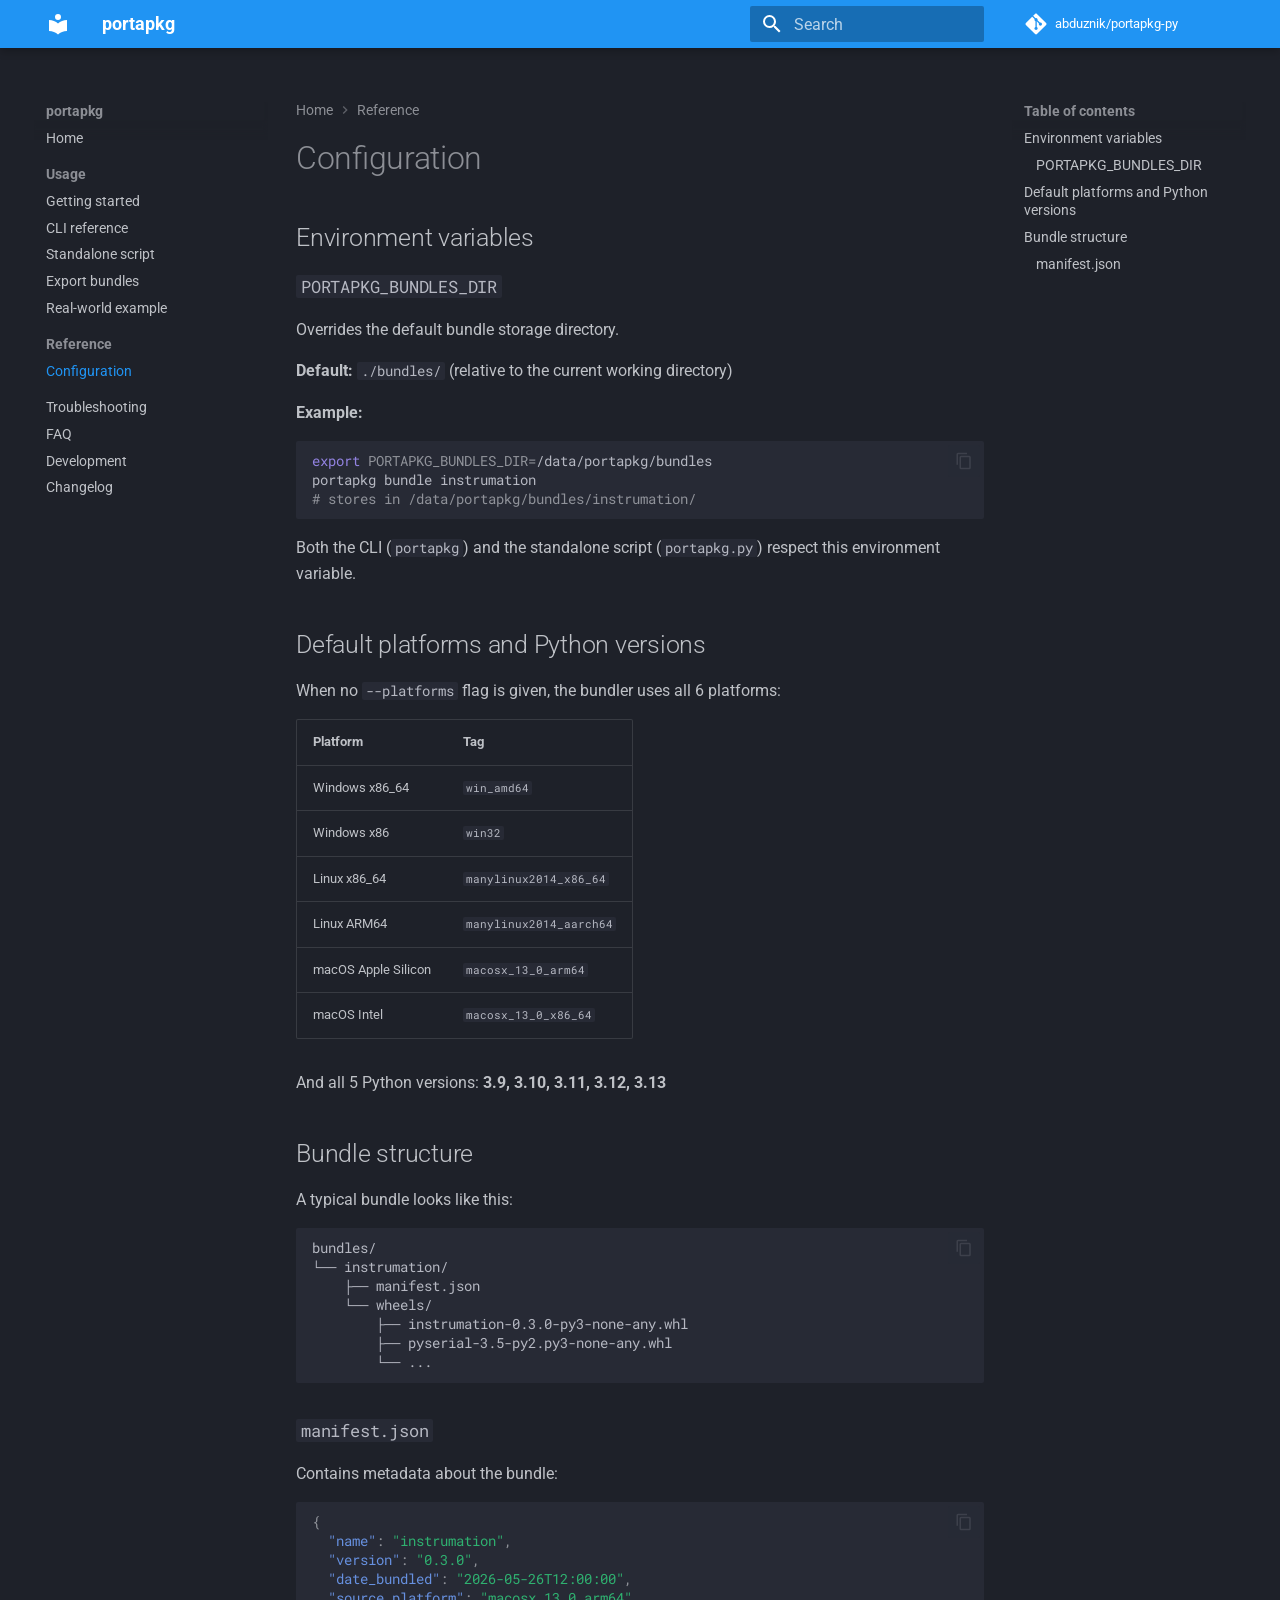
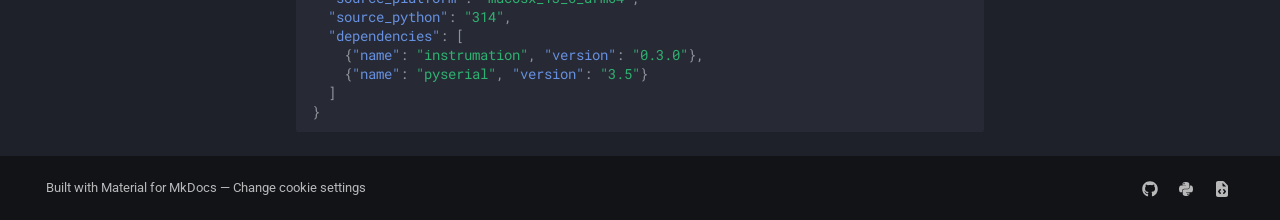
<file: site/configuration/index.html>
<!doctype html>
<html lang="en" class="no-js">
  <head>
    
      <meta charset="utf-8">
      <meta name="viewport" content="width=device-width,initial-scale=1">
      
        <meta name="description" content="Portable, offline-friendly Python package bundler and installer">
      
      
      
        <link rel="canonical" href="https://abduznik.github.io/portapkg-py/configuration/">
      
      
        <link rel="prev" href="../realworld/">
      
      
        <link rel="next" href="../troubleshooting/">
      
      
        
      
      
      <link rel="icon" href="../assets/images/favicon.png">
      <meta name="generator" content="mkdocs-1.6.1, mkdocs-material-9.7.6">
    
    
      
        <title>Configuration - portapkg</title>
      
    
    
      <link rel="stylesheet" href="../assets/stylesheets/main.484c7ddc.min.css">
      
        
        <link rel="stylesheet" href="../assets/stylesheets/palette.ab4e12ef.min.css">
      
      


    
    
      
    
    
      
        
        
        <link rel="preconnect" href="https://fonts.gstatic.com" crossorigin>
        <link rel="stylesheet" href="https://fonts.googleapis.com/css?family=Roboto:300,300i,400,400i,700,700i%7CRoboto+Mono:400,400i,700,700i&display=fallback">
        <style>:root{--md-text-font:"Roboto";--md-code-font:"Roboto Mono"}</style>
      
    
    
    <script>__md_scope=new URL("..",location),__md_hash=e=>[...e].reduce(((e,_)=>(e<<5)-e+_.charCodeAt(0)),0),__md_get=(e,_=localStorage,t=__md_scope)=>JSON.parse(_.getItem(t.pathname+"."+e)),__md_set=(e,_,t=localStorage,a=__md_scope)=>{try{t.setItem(a.pathname+"."+e,JSON.stringify(_))}catch(e){}}</script>
    
      
  


  
  

<script id="__analytics">function __md_analytics(){function e(){dataLayer.push(arguments)}window.dataLayer=window.dataLayer||[],e("js",new Date),e("config",""),document.addEventListener("DOMContentLoaded",(function(){document.forms.search&&document.forms.search.query.addEventListener("blur",(function(){this.value&&e("event","search",{search_term:this.value})}));document$.subscribe((function(){var t=document.forms.feedback;if(void 0!==t)for(var a of t.querySelectorAll("[type=submit]"))a.addEventListener("click",(function(a){a.preventDefault();var n=document.location.pathname,d=this.getAttribute("data-md-value");e("event","feedback",{page:n,data:d}),t.firstElementChild.disabled=!0;var r=t.querySelector(".md-feedback__note [data-md-value='"+d+"']");r&&(r.hidden=!1)})),t.hidden=!1})),location$.subscribe((function(t){e("config","",{page_path:t.pathname})}))}));var t=document.createElement("script");t.async=!0,t.src="https://www.googletagmanager.com/gtag/js?id=",document.getElementById("__analytics").insertAdjacentElement("afterEnd",t)}</script>
  
    <script>"undefined"!=typeof __md_analytics&&__md_analytics()</script>
  

    
    
  </head>
  
  
    
    
    
    
    
    <body dir="ltr" data-md-color-scheme="slate" data-md-color-primary="blue" data-md-color-accent="light-blue">
  
    
    <input class="md-toggle" data-md-toggle="drawer" type="checkbox" id="__drawer" autocomplete="off">
    <input class="md-toggle" data-md-toggle="search" type="checkbox" id="__search" autocomplete="off">
    <label class="md-overlay" for="__drawer"></label>
    <div data-md-component="skip">
      
        
        <a href="#configuration" class="md-skip">
          Skip to content
        </a>
      
    </div>
    <div data-md-component="announce">
      
    </div>
    
    
      

  

<header class="md-header md-header--shadow" data-md-component="header">
  <nav class="md-header__inner md-grid" aria-label="Header">
    <a href=".." title="portapkg" class="md-header__button md-logo" aria-label="portapkg" data-md-component="logo">
      
  
  <svg xmlns="http://www.w3.org/2000/svg" viewBox="0 0 24 24"><path d="M12 8a3 3 0 0 0 3-3 3 3 0 0 0-3-3 3 3 0 0 0-3 3 3 3 0 0 0 3 3m0 3.54C9.64 9.35 6.5 8 3 8v11c3.5 0 6.64 1.35 9 3.54 2.36-2.19 5.5-3.54 9-3.54V8c-3.5 0-6.64 1.35-9 3.54"/></svg>

    </a>
    <label class="md-header__button md-icon" for="__drawer">
      
      <svg xmlns="http://www.w3.org/2000/svg" viewBox="0 0 24 24"><path d="M3 6h18v2H3zm0 5h18v2H3zm0 5h18v2H3z"/></svg>
    </label>
    <div class="md-header__title" data-md-component="header-title">
      <div class="md-header__ellipsis">
        <div class="md-header__topic">
          <span class="md-ellipsis">
            portapkg
          </span>
        </div>
        <div class="md-header__topic" data-md-component="header-topic">
          <span class="md-ellipsis">
            
              Configuration
            
          </span>
        </div>
      </div>
    </div>
    
      
    
    
    
    
      
      
        <label class="md-header__button md-icon" for="__search">
          
          <svg xmlns="http://www.w3.org/2000/svg" viewBox="0 0 24 24"><path d="M9.5 3A6.5 6.5 0 0 1 16 9.5c0 1.61-.59 3.09-1.56 4.23l.27.27h.79l5 5-1.5 1.5-5-5v-.79l-.27-.27A6.52 6.52 0 0 1 9.5 16 6.5 6.5 0 0 1 3 9.5 6.5 6.5 0 0 1 9.5 3m0 2C7 5 5 7 5 9.5S7 14 9.5 14 14 12 14 9.5 12 5 9.5 5"/></svg>
        </label>
        <div class="md-search" data-md-component="search" role="dialog">
  <label class="md-search__overlay" for="__search"></label>
  <div class="md-search__inner" role="search">
    <form class="md-search__form" name="search">
      <input type="text" class="md-search__input" name="query" aria-label="Search" placeholder="Search" autocapitalize="off" autocorrect="off" autocomplete="off" spellcheck="false" data-md-component="search-query" required>
      <label class="md-search__icon md-icon" for="__search">
        
        <svg xmlns="http://www.w3.org/2000/svg" viewBox="0 0 24 24"><path d="M9.5 3A6.5 6.5 0 0 1 16 9.5c0 1.61-.59 3.09-1.56 4.23l.27.27h.79l5 5-1.5 1.5-5-5v-.79l-.27-.27A6.52 6.52 0 0 1 9.5 16 6.5 6.5 0 0 1 3 9.5 6.5 6.5 0 0 1 9.5 3m0 2C7 5 5 7 5 9.5S7 14 9.5 14 14 12 14 9.5 12 5 9.5 5"/></svg>
        
        <svg xmlns="http://www.w3.org/2000/svg" viewBox="0 0 24 24"><path d="M20 11v2H8l5.5 5.5-1.42 1.42L4.16 12l7.92-7.92L13.5 5.5 8 11z"/></svg>
      </label>
      <nav class="md-search__options" aria-label="Search">
        
        <button type="reset" class="md-search__icon md-icon" title="Clear" aria-label="Clear" tabindex="-1">
          
          <svg xmlns="http://www.w3.org/2000/svg" viewBox="0 0 24 24"><path d="M19 6.41 17.59 5 12 10.59 6.41 5 5 6.41 10.59 12 5 17.59 6.41 19 12 13.41 17.59 19 19 17.59 13.41 12z"/></svg>
        </button>
      </nav>
      
        <div class="md-search__suggest" data-md-component="search-suggest"></div>
      
    </form>
    <div class="md-search__output">
      <div class="md-search__scrollwrap" tabindex="0" data-md-scrollfix>
        <div class="md-search-result" data-md-component="search-result">
          <div class="md-search-result__meta">
            Initializing search
          </div>
          <ol class="md-search-result__list" role="presentation"></ol>
        </div>
      </div>
    </div>
  </div>
</div>
      
    
    
      <div class="md-header__source">
        <a href="https://github.com/abduznik/portapkg-py" title="Go to repository" class="md-source" data-md-component="source">
  <div class="md-source__icon md-icon">
    
    <svg xmlns="http://www.w3.org/2000/svg" viewBox="0 0 448 512"><!--! Font Awesome Free 7.1.0 by @fontawesome - https://fontawesome.com License - https://fontawesome.com/license/free (Icons: CC BY 4.0, Fonts: SIL OFL 1.1, Code: MIT License) Copyright 2025 Fonticons, Inc.--><path d="M439.6 236.1 244 40.5c-5.4-5.5-12.8-8.5-20.4-8.5s-15 3-20.4 8.4L162.5 81l51.5 51.5c27.1-9.1 52.7 16.8 43.4 43.7l49.7 49.7c34.2-11.8 61.2 31 35.5 56.7-26.5 26.5-70.2-2.9-56-37.3L240.3 199v121.9c25.3 12.5 22.3 41.8 9.1 55-6.4 6.4-15.2 10.1-24.3 10.1s-17.8-3.6-24.3-10.1c-17.6-17.6-11.1-46.9 11.2-56v-123c-20.8-8.5-24.6-30.7-18.6-45L142.6 101 8.5 235.1C3 240.6 0 247.9 0 255.5s3 15 8.5 20.4l195.6 195.7c5.4 5.4 12.7 8.4 20.4 8.4s15-3 20.4-8.4l194.7-194.7c5.4-5.4 8.4-12.8 8.4-20.4s-3-15-8.4-20.4"/></svg>
  </div>
  <div class="md-source__repository">
    abduznik/portapkg-py
  </div>
</a>
      </div>
    
  </nav>
  
</header>
    
    <div class="md-container" data-md-component="container">
      
      
        
          
        
      
      <main class="md-main" data-md-component="main">
        <div class="md-main__inner md-grid">
          
            
              
              <div class="md-sidebar md-sidebar--primary" data-md-component="sidebar" data-md-type="navigation" >
                <div class="md-sidebar__scrollwrap">
                  <div class="md-sidebar__inner">
                    



<nav class="md-nav md-nav--primary" aria-label="Navigation" data-md-level="0">
  <label class="md-nav__title" for="__drawer">
    <a href=".." title="portapkg" class="md-nav__button md-logo" aria-label="portapkg" data-md-component="logo">
      
  
  <svg xmlns="http://www.w3.org/2000/svg" viewBox="0 0 24 24"><path d="M12 8a3 3 0 0 0 3-3 3 3 0 0 0-3-3 3 3 0 0 0-3 3 3 3 0 0 0 3 3m0 3.54C9.64 9.35 6.5 8 3 8v11c3.5 0 6.64 1.35 9 3.54 2.36-2.19 5.5-3.54 9-3.54V8c-3.5 0-6.64 1.35-9 3.54"/></svg>

    </a>
    portapkg
  </label>
  
    <div class="md-nav__source">
      <a href="https://github.com/abduznik/portapkg-py" title="Go to repository" class="md-source" data-md-component="source">
  <div class="md-source__icon md-icon">
    
    <svg xmlns="http://www.w3.org/2000/svg" viewBox="0 0 448 512"><!--! Font Awesome Free 7.1.0 by @fontawesome - https://fontawesome.com License - https://fontawesome.com/license/free (Icons: CC BY 4.0, Fonts: SIL OFL 1.1, Code: MIT License) Copyright 2025 Fonticons, Inc.--><path d="M439.6 236.1 244 40.5c-5.4-5.5-12.8-8.5-20.4-8.5s-15 3-20.4 8.4L162.5 81l51.5 51.5c27.1-9.1 52.7 16.8 43.4 43.7l49.7 49.7c34.2-11.8 61.2 31 35.5 56.7-26.5 26.5-70.2-2.9-56-37.3L240.3 199v121.9c25.3 12.5 22.3 41.8 9.1 55-6.4 6.4-15.2 10.1-24.3 10.1s-17.8-3.6-24.3-10.1c-17.6-17.6-11.1-46.9 11.2-56v-123c-20.8-8.5-24.6-30.7-18.6-45L142.6 101 8.5 235.1C3 240.6 0 247.9 0 255.5s3 15 8.5 20.4l195.6 195.7c5.4 5.4 12.7 8.4 20.4 8.4s15-3 20.4-8.4l194.7-194.7c5.4-5.4 8.4-12.8 8.4-20.4s-3-15-8.4-20.4"/></svg>
  </div>
  <div class="md-source__repository">
    abduznik/portapkg-py
  </div>
</a>
    </div>
  
  <ul class="md-nav__list" data-md-scrollfix>
    
      
      
  
  
  
  
    <li class="md-nav__item">
      <a href=".." class="md-nav__link">
        
  
  
  <span class="md-ellipsis">
    
  
    Home
  

    
  </span>
  
  

      </a>
    </li>
  

    
      
      
  
  
  
  
    
    
      
        
      
        
      
        
      
        
      
        
      
    
    
    
      
        
        
      
    
    
    <li class="md-nav__item md-nav__item--section md-nav__item--nested">
      
        
        
        <input class="md-nav__toggle md-toggle " type="checkbox" id="__nav_2" >
        
          
          <label class="md-nav__link" for="__nav_2" id="__nav_2_label" tabindex="">
            
  
  
  <span class="md-ellipsis">
    
  
    Usage
  

    
  </span>
  
  

            <span class="md-nav__icon md-icon"></span>
          </label>
        
        <nav class="md-nav" data-md-level="1" aria-labelledby="__nav_2_label" aria-expanded="false">
          <label class="md-nav__title" for="__nav_2">
            <span class="md-nav__icon md-icon"></span>
            
  
    Usage
  

          </label>
          <ul class="md-nav__list" data-md-scrollfix>
            
              
                
  
  
  
  
    <li class="md-nav__item">
      <a href="../usage/" class="md-nav__link">
        
  
  
  <span class="md-ellipsis">
    
  
    Getting started
  

    
  </span>
  
  

      </a>
    </li>
  

              
            
              
                
  
  
  
  
    <li class="md-nav__item">
      <a href="../cli/" class="md-nav__link">
        
  
  
  <span class="md-ellipsis">
    
  
    CLI reference
  

    
  </span>
  
  

      </a>
    </li>
  

              
            
              
                
  
  
  
  
    <li class="md-nav__item">
      <a href="../standalone/" class="md-nav__link">
        
  
  
  <span class="md-ellipsis">
    
  
    Standalone script
  

    
  </span>
  
  

      </a>
    </li>
  

              
            
              
                
  
  
  
  
    <li class="md-nav__item">
      <a href="../export/" class="md-nav__link">
        
  
  
  <span class="md-ellipsis">
    
  
    Export bundles
  

    
  </span>
  
  

      </a>
    </li>
  

              
            
              
                
  
  
  
  
    <li class="md-nav__item">
      <a href="../realworld/" class="md-nav__link">
        
  
  
  <span class="md-ellipsis">
    
  
    Real-world example
  

    
  </span>
  
  

      </a>
    </li>
  

              
            
          </ul>
        </nav>
      
    </li>
  

    
      
      
  
  
    
  
  
  
    
    
      
        
      
    
    
    
      
        
        
      
    
    
    <li class="md-nav__item md-nav__item--active md-nav__item--section md-nav__item--nested">
      
        
        
        <input class="md-nav__toggle md-toggle " type="checkbox" id="__nav_3" checked>
        
          
          <label class="md-nav__link" for="__nav_3" id="__nav_3_label" tabindex="">
            
  
  
  <span class="md-ellipsis">
    
  
    Reference
  

    
  </span>
  
  

            <span class="md-nav__icon md-icon"></span>
          </label>
        
        <nav class="md-nav" data-md-level="1" aria-labelledby="__nav_3_label" aria-expanded="true">
          <label class="md-nav__title" for="__nav_3">
            <span class="md-nav__icon md-icon"></span>
            
  
    Reference
  

          </label>
          <ul class="md-nav__list" data-md-scrollfix>
            
              
                
  
  
    
  
  
  
    <li class="md-nav__item md-nav__item--active">
      
      <input class="md-nav__toggle md-toggle" type="checkbox" id="__toc">
      
      
        
      
      
        <label class="md-nav__link md-nav__link--active" for="__toc">
          
  
  
  <span class="md-ellipsis">
    
  
    Configuration
  

    
  </span>
  
  

          <span class="md-nav__icon md-icon"></span>
        </label>
      
      <a href="./" class="md-nav__link md-nav__link--active">
        
  
  
  <span class="md-ellipsis">
    
  
    Configuration
  

    
  </span>
  
  

      </a>
      
        

<nav class="md-nav md-nav--secondary" aria-label="Table of contents">
  
  
  
    
  
  
    <label class="md-nav__title" for="__toc">
      <span class="md-nav__icon md-icon"></span>
      Table of contents
    </label>
    <ul class="md-nav__list" data-md-component="toc" data-md-scrollfix>
      
        <li class="md-nav__item">
  <a href="#environment-variables" class="md-nav__link">
    <span class="md-ellipsis">
      
        Environment variables
      
    </span>
  </a>
  
    <nav class="md-nav" aria-label="Environment variables">
      <ul class="md-nav__list">
        
          <li class="md-nav__item">
  <a href="#portapkg_bundles_dir" class="md-nav__link">
    <span class="md-ellipsis">
      
        PORTAPKG_BUNDLES_DIR
      
    </span>
  </a>
  
</li>
        
      </ul>
    </nav>
  
</li>
      
        <li class="md-nav__item">
  <a href="#default-platforms-and-python-versions" class="md-nav__link">
    <span class="md-ellipsis">
      
        Default platforms and Python versions
      
    </span>
  </a>
  
</li>
      
        <li class="md-nav__item">
  <a href="#bundle-structure" class="md-nav__link">
    <span class="md-ellipsis">
      
        Bundle structure
      
    </span>
  </a>
  
    <nav class="md-nav" aria-label="Bundle structure">
      <ul class="md-nav__list">
        
          <li class="md-nav__item">
  <a href="#manifestjson" class="md-nav__link">
    <span class="md-ellipsis">
      
        manifest.json
      
    </span>
  </a>
  
</li>
        
      </ul>
    </nav>
  
</li>
      
    </ul>
  
</nav>
      
    </li>
  

              
            
          </ul>
        </nav>
      
    </li>
  

    
      
      
  
  
  
  
    <li class="md-nav__item">
      <a href="../troubleshooting/" class="md-nav__link">
        
  
  
  <span class="md-ellipsis">
    
  
    Troubleshooting
  

    
  </span>
  
  

      </a>
    </li>
  

    
      
      
  
  
  
  
    <li class="md-nav__item">
      <a href="../faq/" class="md-nav__link">
        
  
  
  <span class="md-ellipsis">
    
  
    FAQ
  

    
  </span>
  
  

      </a>
    </li>
  

    
      
      
  
  
  
  
    <li class="md-nav__item">
      <a href="../development/" class="md-nav__link">
        
  
  
  <span class="md-ellipsis">
    
  
    Development
  

    
  </span>
  
  

      </a>
    </li>
  

    
      
      
  
  
  
  
    <li class="md-nav__item">
      <a href="../changelog/" class="md-nav__link">
        
  
  
  <span class="md-ellipsis">
    
  
    Changelog
  

    
  </span>
  
  

      </a>
    </li>
  

    
  </ul>
</nav>
                  </div>
                </div>
              </div>
            
            
              
              <div class="md-sidebar md-sidebar--secondary" data-md-component="sidebar" data-md-type="toc" >
                <div class="md-sidebar__scrollwrap">
                  <div class="md-sidebar__inner">
                    

<nav class="md-nav md-nav--secondary" aria-label="Table of contents">
  
  
  
    
  
  
    <label class="md-nav__title" for="__toc">
      <span class="md-nav__icon md-icon"></span>
      Table of contents
    </label>
    <ul class="md-nav__list" data-md-component="toc" data-md-scrollfix>
      
        <li class="md-nav__item">
  <a href="#environment-variables" class="md-nav__link">
    <span class="md-ellipsis">
      
        Environment variables
      
    </span>
  </a>
  
    <nav class="md-nav" aria-label="Environment variables">
      <ul class="md-nav__list">
        
          <li class="md-nav__item">
  <a href="#portapkg_bundles_dir" class="md-nav__link">
    <span class="md-ellipsis">
      
        PORTAPKG_BUNDLES_DIR
      
    </span>
  </a>
  
</li>
        
      </ul>
    </nav>
  
</li>
      
        <li class="md-nav__item">
  <a href="#default-platforms-and-python-versions" class="md-nav__link">
    <span class="md-ellipsis">
      
        Default platforms and Python versions
      
    </span>
  </a>
  
</li>
      
        <li class="md-nav__item">
  <a href="#bundle-structure" class="md-nav__link">
    <span class="md-ellipsis">
      
        Bundle structure
      
    </span>
  </a>
  
    <nav class="md-nav" aria-label="Bundle structure">
      <ul class="md-nav__list">
        
          <li class="md-nav__item">
  <a href="#manifestjson" class="md-nav__link">
    <span class="md-ellipsis">
      
        manifest.json
      
    </span>
  </a>
  
</li>
        
      </ul>
    </nav>
  
</li>
      
    </ul>
  
</nav>
                  </div>
                </div>
              </div>
            
          
          
            <div class="md-content" data-md-component="content">
              
                



  


  <nav class="md-path" aria-label="Navigation" >
    <ol class="md-path__list">
      
        
  
  
    <li class="md-path__item">
      <a href=".." class="md-path__link">
        
  <span class="md-ellipsis">
    Home
  </span>

      </a>
    </li>
  

      
      
        
  
  
    
    
      <li class="md-path__item">
        <a href="./" class="md-path__link">
          
  <span class="md-ellipsis">
    Reference
  </span>

        </a>
      </li>
    
  

      
    </ol>
  </nav>

              
              <article class="md-content__inner md-typeset">
                
                  


  
  


<h1 id="configuration">Configuration<a class="headerlink" href="#configuration" title="Permanent link">&para;</a></h1>
<h2 id="environment-variables">Environment variables<a class="headerlink" href="#environment-variables" title="Permanent link">&para;</a></h2>
<h3 id="portapkg_bundles_dir"><code>PORTAPKG_BUNDLES_DIR</code><a class="headerlink" href="#portapkg_bundles_dir" title="Permanent link">&para;</a></h3>
<p>Overrides the default bundle storage directory.</p>
<p><strong>Default:</strong> <code>./bundles/</code> (relative to the current working directory)</p>
<p><strong>Example:</strong></p>
<div class="highlight"><pre><span></span><code><a id="__codelineno-0-1" name="__codelineno-0-1" href="#__codelineno-0-1"></a><span class="nb">export</span><span class="w"> </span><span class="nv">PORTAPKG_BUNDLES_DIR</span><span class="o">=</span>/data/portapkg/bundles
<a id="__codelineno-0-2" name="__codelineno-0-2" href="#__codelineno-0-2"></a>portapkg<span class="w"> </span>bundle<span class="w"> </span>instrumation
<a id="__codelineno-0-3" name="__codelineno-0-3" href="#__codelineno-0-3"></a><span class="c1"># stores in /data/portapkg/bundles/instrumation/</span>
</code></pre></div>
<p>Both the CLI (<code>portapkg</code>) and the standalone script (<code>portapkg.py</code>) respect
this environment variable.</p>
<h2 id="default-platforms-and-python-versions">Default platforms and Python versions<a class="headerlink" href="#default-platforms-and-python-versions" title="Permanent link">&para;</a></h2>
<p>When no <code>--platforms</code> flag is given, the bundler uses all 6 platforms:</p>
<table>
<thead>
<tr>
<th>Platform</th>
<th>Tag</th>
</tr>
</thead>
<tbody>
<tr>
<td>Windows x86_64</td>
<td><code>win_amd64</code></td>
</tr>
<tr>
<td>Windows x86</td>
<td><code>win32</code></td>
</tr>
<tr>
<td>Linux x86_64</td>
<td><code>manylinux2014_x86_64</code></td>
</tr>
<tr>
<td>Linux ARM64</td>
<td><code>manylinux2014_aarch64</code></td>
</tr>
<tr>
<td>macOS Apple Silicon</td>
<td><code>macosx_13_0_arm64</code></td>
</tr>
<tr>
<td>macOS Intel</td>
<td><code>macosx_13_0_x86_64</code></td>
</tr>
</tbody>
</table>
<p>And all 5 Python versions: <strong>3.9, 3.10, 3.11, 3.12, 3.13</strong></p>
<h2 id="bundle-structure">Bundle structure<a class="headerlink" href="#bundle-structure" title="Permanent link">&para;</a></h2>
<p>A typical bundle looks like this:</p>
<div class="highlight"><pre><span></span><code><a id="__codelineno-1-1" name="__codelineno-1-1" href="#__codelineno-1-1"></a>bundles/
<a id="__codelineno-1-2" name="__codelineno-1-2" href="#__codelineno-1-2"></a>└── instrumation/
<a id="__codelineno-1-3" name="__codelineno-1-3" href="#__codelineno-1-3"></a>    ├── manifest.json
<a id="__codelineno-1-4" name="__codelineno-1-4" href="#__codelineno-1-4"></a>    └── wheels/
<a id="__codelineno-1-5" name="__codelineno-1-5" href="#__codelineno-1-5"></a>        ├── instrumation-0.3.0-py3-none-any.whl
<a id="__codelineno-1-6" name="__codelineno-1-6" href="#__codelineno-1-6"></a>        ├── pyserial-3.5-py2.py3-none-any.whl
<a id="__codelineno-1-7" name="__codelineno-1-7" href="#__codelineno-1-7"></a>        └── ...
</code></pre></div>
<h3 id="manifestjson"><code>manifest.json</code><a class="headerlink" href="#manifestjson" title="Permanent link">&para;</a></h3>
<p>Contains metadata about the bundle:</p>
<div class="highlight"><pre><span></span><code><a id="__codelineno-2-1" name="__codelineno-2-1" href="#__codelineno-2-1"></a><span class="p">{</span>
<a id="__codelineno-2-2" name="__codelineno-2-2" href="#__codelineno-2-2"></a><span class="w">  </span><span class="nt">&quot;name&quot;</span><span class="p">:</span><span class="w"> </span><span class="s2">&quot;instrumation&quot;</span><span class="p">,</span>
<a id="__codelineno-2-3" name="__codelineno-2-3" href="#__codelineno-2-3"></a><span class="w">  </span><span class="nt">&quot;version&quot;</span><span class="p">:</span><span class="w"> </span><span class="s2">&quot;0.3.0&quot;</span><span class="p">,</span>
<a id="__codelineno-2-4" name="__codelineno-2-4" href="#__codelineno-2-4"></a><span class="w">  </span><span class="nt">&quot;date_bundled&quot;</span><span class="p">:</span><span class="w"> </span><span class="s2">&quot;2026-05-26T12:00:00&quot;</span><span class="p">,</span>
<a id="__codelineno-2-5" name="__codelineno-2-5" href="#__codelineno-2-5"></a><span class="w">  </span><span class="nt">&quot;source_platform&quot;</span><span class="p">:</span><span class="w"> </span><span class="s2">&quot;macosx_13_0_arm64&quot;</span><span class="p">,</span>
<a id="__codelineno-2-6" name="__codelineno-2-6" href="#__codelineno-2-6"></a><span class="w">  </span><span class="nt">&quot;source_python&quot;</span><span class="p">:</span><span class="w"> </span><span class="s2">&quot;314&quot;</span><span class="p">,</span>
<a id="__codelineno-2-7" name="__codelineno-2-7" href="#__codelineno-2-7"></a><span class="w">  </span><span class="nt">&quot;dependencies&quot;</span><span class="p">:</span><span class="w"> </span><span class="p">[</span>
<a id="__codelineno-2-8" name="__codelineno-2-8" href="#__codelineno-2-8"></a><span class="w">    </span><span class="p">{</span><span class="nt">&quot;name&quot;</span><span class="p">:</span><span class="w"> </span><span class="s2">&quot;instrumation&quot;</span><span class="p">,</span><span class="w"> </span><span class="nt">&quot;version&quot;</span><span class="p">:</span><span class="w"> </span><span class="s2">&quot;0.3.0&quot;</span><span class="p">},</span>
<a id="__codelineno-2-9" name="__codelineno-2-9" href="#__codelineno-2-9"></a><span class="w">    </span><span class="p">{</span><span class="nt">&quot;name&quot;</span><span class="p">:</span><span class="w"> </span><span class="s2">&quot;pyserial&quot;</span><span class="p">,</span><span class="w"> </span><span class="nt">&quot;version&quot;</span><span class="p">:</span><span class="w"> </span><span class="s2">&quot;3.5&quot;</span><span class="p">}</span>
<a id="__codelineno-2-10" name="__codelineno-2-10" href="#__codelineno-2-10"></a><span class="w">  </span><span class="p">]</span>
<a id="__codelineno-2-11" name="__codelineno-2-11" href="#__codelineno-2-11"></a><span class="p">}</span>
</code></pre></div>









  




                
              </article>
            </div>
          
          
  <script>var tabs=__md_get("__tabs");if(Array.isArray(tabs))e:for(var set of document.querySelectorAll(".tabbed-set")){var labels=set.querySelector(".tabbed-labels");for(var tab of tabs)for(var label of labels.getElementsByTagName("label"))if(label.innerText.trim()===tab){var input=document.getElementById(label.htmlFor);input.checked=!0;continue e}}</script>

<script>var target=document.getElementById(location.hash.slice(1));target&&target.name&&(target.checked=target.name.startsWith("__tabbed_"))</script>
        </div>
        
          <button type="button" class="md-top md-icon" data-md-component="top" hidden>
  
  <svg xmlns="http://www.w3.org/2000/svg" viewBox="0 0 24 24"><path d="M13 20h-2V8l-5.5 5.5-1.42-1.42L12 4.16l7.92 7.92-1.42 1.42L13 8z"/></svg>
  Back to top
</button>
        
      </main>
      
        <footer class="md-footer">
  
  <div class="md-footer-meta md-typeset">
    <div class="md-footer-meta__inner md-grid">
      <div class="md-copyright">
  
    <div class="md-copyright__highlight">
      Built with <a href="https://squidfunk.github.io/mkdocs-material/" target="_blank">Material for MkDocs</a> &mdash;
<a href="#__consent">Change cookie settings</a>

    </div>
  
  
</div>
      
        
<div class="md-social">
  
    
    
    
    
      
      
    
    <a href="https://github.com/abduznik/portapkg-py" target="_blank" rel="noopener" title="github.com" class="md-social__link">
      <svg xmlns="http://www.w3.org/2000/svg" viewBox="0 0 512 512"><!--! Font Awesome Free 7.1.0 by @fontawesome - https://fontawesome.com License - https://fontawesome.com/license/free (Icons: CC BY 4.0, Fonts: SIL OFL 1.1, Code: MIT License) Copyright 2025 Fonticons, Inc.--><path d="M173.9 397.4c0 2-2.3 3.6-5.2 3.6-3.3.3-5.6-1.3-5.6-3.6 0-2 2.3-3.6 5.2-3.6 3-.3 5.6 1.3 5.6 3.6m-31.1-4.5c-.7 2 1.3 4.3 4.3 4.9 2.6 1 5.6 0 6.2-2s-1.3-4.3-4.3-5.2c-2.6-.7-5.5.3-6.2 2.3m44.2-1.7c-2.9.7-4.9 2.6-4.6 4.9.3 2 2.9 3.3 5.9 2.6 2.9-.7 4.9-2.6 4.6-4.6-.3-1.9-3-3.2-5.9-2.9M252.8 8C114.1 8 8 113.3 8 252c0 110.9 69.8 205.8 169.5 239.2 12.8 2.3 17.3-5.6 17.3-12.1 0-6.2-.3-40.4-.3-61.4 0 0-70 15-84.7-29.8 0 0-11.4-29.1-27.8-36.6 0 0-22.9-15.7 1.6-15.4 0 0 24.9 2 38.6 25.8 21.9 38.6 58.6 27.5 72.9 20.9 2.3-16 8.8-27.1 16-33.7-55.9-6.2-112.3-14.3-112.3-110.5 0-27.5 7.6-41.3 23.6-58.9-2.6-6.5-11.1-33.3 2.6-67.9 20.9-6.5 69 27 69 27 20-5.6 41.5-8.5 62.8-8.5s42.8 2.9 62.8 8.5c0 0 48.1-33.6 69-27 13.7 34.7 5.2 61.4 2.6 67.9 16 17.7 25.8 31.5 25.8 58.9 0 96.5-58.9 104.2-114.8 110.5 9.2 7.9 17 22.9 17 46.4 0 33.7-.3 75.4-.3 83.6 0 6.5 4.6 14.4 17.3 12.1C436.2 457.8 504 362.9 504 252 504 113.3 391.5 8 252.8 8M105.2 352.9c-1.3 1-1 3.3.7 5.2 1.6 1.6 3.9 2.3 5.2 1 1.3-1 1-3.3-.7-5.2-1.6-1.6-3.9-2.3-5.2-1m-10.8-8.1c-.7 1.3.3 2.9 2.3 3.9 1.6 1 3.6.7 4.3-.7.7-1.3-.3-2.9-2.3-3.9-2-.6-3.6-.3-4.3.7m32.4 35.6c-1.6 1.3-1 4.3 1.3 6.2 2.3 2.3 5.2 2.6 6.5 1 1.3-1.3.7-4.3-1.3-6.2-2.2-2.3-5.2-2.6-6.5-1m-11.4-14.7c-1.6 1-1.6 3.6 0 5.9s4.3 3.3 5.6 2.3c1.6-1.3 1.6-3.9 0-6.2-1.4-2.3-4-3.3-5.6-2"/></svg>
    </a>
  
    
    
    
    
      
      
    
    <a href="https://pypi.org/project/portapkg/" target="_blank" rel="noopener" title="pypi.org" class="md-social__link">
      <svg xmlns="http://www.w3.org/2000/svg" viewBox="0 0 448 512"><!--! Font Awesome Free 7.1.0 by @fontawesome - https://fontawesome.com License - https://fontawesome.com/license/free (Icons: CC BY 4.0, Fonts: SIL OFL 1.1, Code: MIT License) Copyright 2025 Fonticons, Inc.--><path d="M439.8 200.5c-7.7-30.9-22.3-54.2-53.4-54.2h-40.1v47.4c0 36.8-31.2 67.8-66.8 67.8H172.7c-29.2 0-53.4 25-53.4 54.3v101.8c0 29 25.2 46 53.4 54.3 33.8 9.9 66.3 11.7 106.8 0 26.9-7.8 53.4-23.5 53.4-54.3v-40.7H226.2v-13.6h160.2c31.1 0 42.6-21.7 53.4-54.2 11.2-33.5 10.7-65.7 0-108.6M286.2 444.7a20.4 20.4 0 1 1 0-40.7 20.4 20.4 0 1 1 0 40.7M167.8 248.1h106.8c29.7 0 53.4-24.5 53.4-54.3V91.9c0-29-24.4-50.7-53.4-55.6-35.8-5.9-74.7-5.6-106.8.1-45.2 8-53.4 24.7-53.4 55.6v40.7h106.9v13.6h-147c-31.1 0-58.3 18.7-66.8 54.2-9.8 40.7-10.2 66.1 0 108.6 7.6 31.6 25.7 54.2 56.8 54.2H101v-48.8c0-35.3 30.5-66.4 66.8-66.4m-6.6-183.4a20.4 20.4 0 1 1 0 40.8 20.4 20.4 0 1 1 0-40.8"/></svg>
    </a>
  
    
    
    
    
      
      
    
    <a href="https://github.com/abduznik/portapkg-py/blob/main/portapkg.py" target="_blank" rel="noopener" title="github.com" class="md-social__link">
      <svg xmlns="http://www.w3.org/2000/svg" viewBox="0 0 384 512"><!--! Font Awesome Free 7.1.0 by @fontawesome - https://fontawesome.com License - https://fontawesome.com/license/free (Icons: CC BY 4.0, Fonts: SIL OFL 1.1, Code: MIT License) Copyright 2025 Fonticons, Inc.--><path d="M0 64C0 28.7 28.7 0 64 0h149.5c17 0 33.3 6.7 45.3 18.7l106.5 106.6c12 12 18.7 28.3 18.7 45.3V448c0 35.3-28.7 64-64 64H64c-35.3 0-64-28.7-64-64zm208-5.5V152c0 13.3 10.7 24 24 24h93.5zm-53.8 237.1c8.6-10.1 7.5-25.2-2.6-33.8s-25.2-7.5-33.8 2.6l-48 56c-7.7 9-7.7 22.2 0 31.2l48 56c8.6 10.1 23.8 11.2 33.8 2.6s11.2-23.8 2.6-33.8L119.6 336zm112-31.2c-8.6-10.1-23.8-11.2-33.8-2.6s-11.2 23.8-2.6 33.8l34.6 40.4-34.6 40.4c-8.6 10.1-7.5 25.2 2.6 33.8s25.2 7.5 33.8-2.6l48-56c7.7-9 7.7-22.2 0-31.2z"/></svg>
    </a>
  
</div>
      
    </div>
  </div>
</footer>
      
    </div>
    <div class="md-dialog" data-md-component="dialog">
      <div class="md-dialog__inner md-typeset"></div>
    </div>
    
    
    
      
      
      <script id="__config" type="application/json">{"annotate": null, "base": "..", "features": ["navigation.instant", "navigation.tracking", "navigation.sections", "navigation.path", "navigation.indexes", "navigation.top", "content.code.copy", "content.code.annotate", "content.tabs.link", "search.suggest", "search.highlight", "header.autohide", "announce.dismiss"], "search": "../assets/javascripts/workers/search.2c215733.min.js", "tags": null, "translations": {"clipboard.copied": "Copied to clipboard", "clipboard.copy": "Copy to clipboard", "search.result.more.one": "1 more on this page", "search.result.more.other": "# more on this page", "search.result.none": "No matching documents", "search.result.one": "1 matching document", "search.result.other": "# matching documents", "search.result.placeholder": "Type to start searching", "search.result.term.missing": "Missing", "select.version": "Select version"}, "version": null}</script>
    
    
      <script src="../assets/javascripts/bundle.79ae519e.min.js"></script>
      
    
  </body>
</html>
</file>
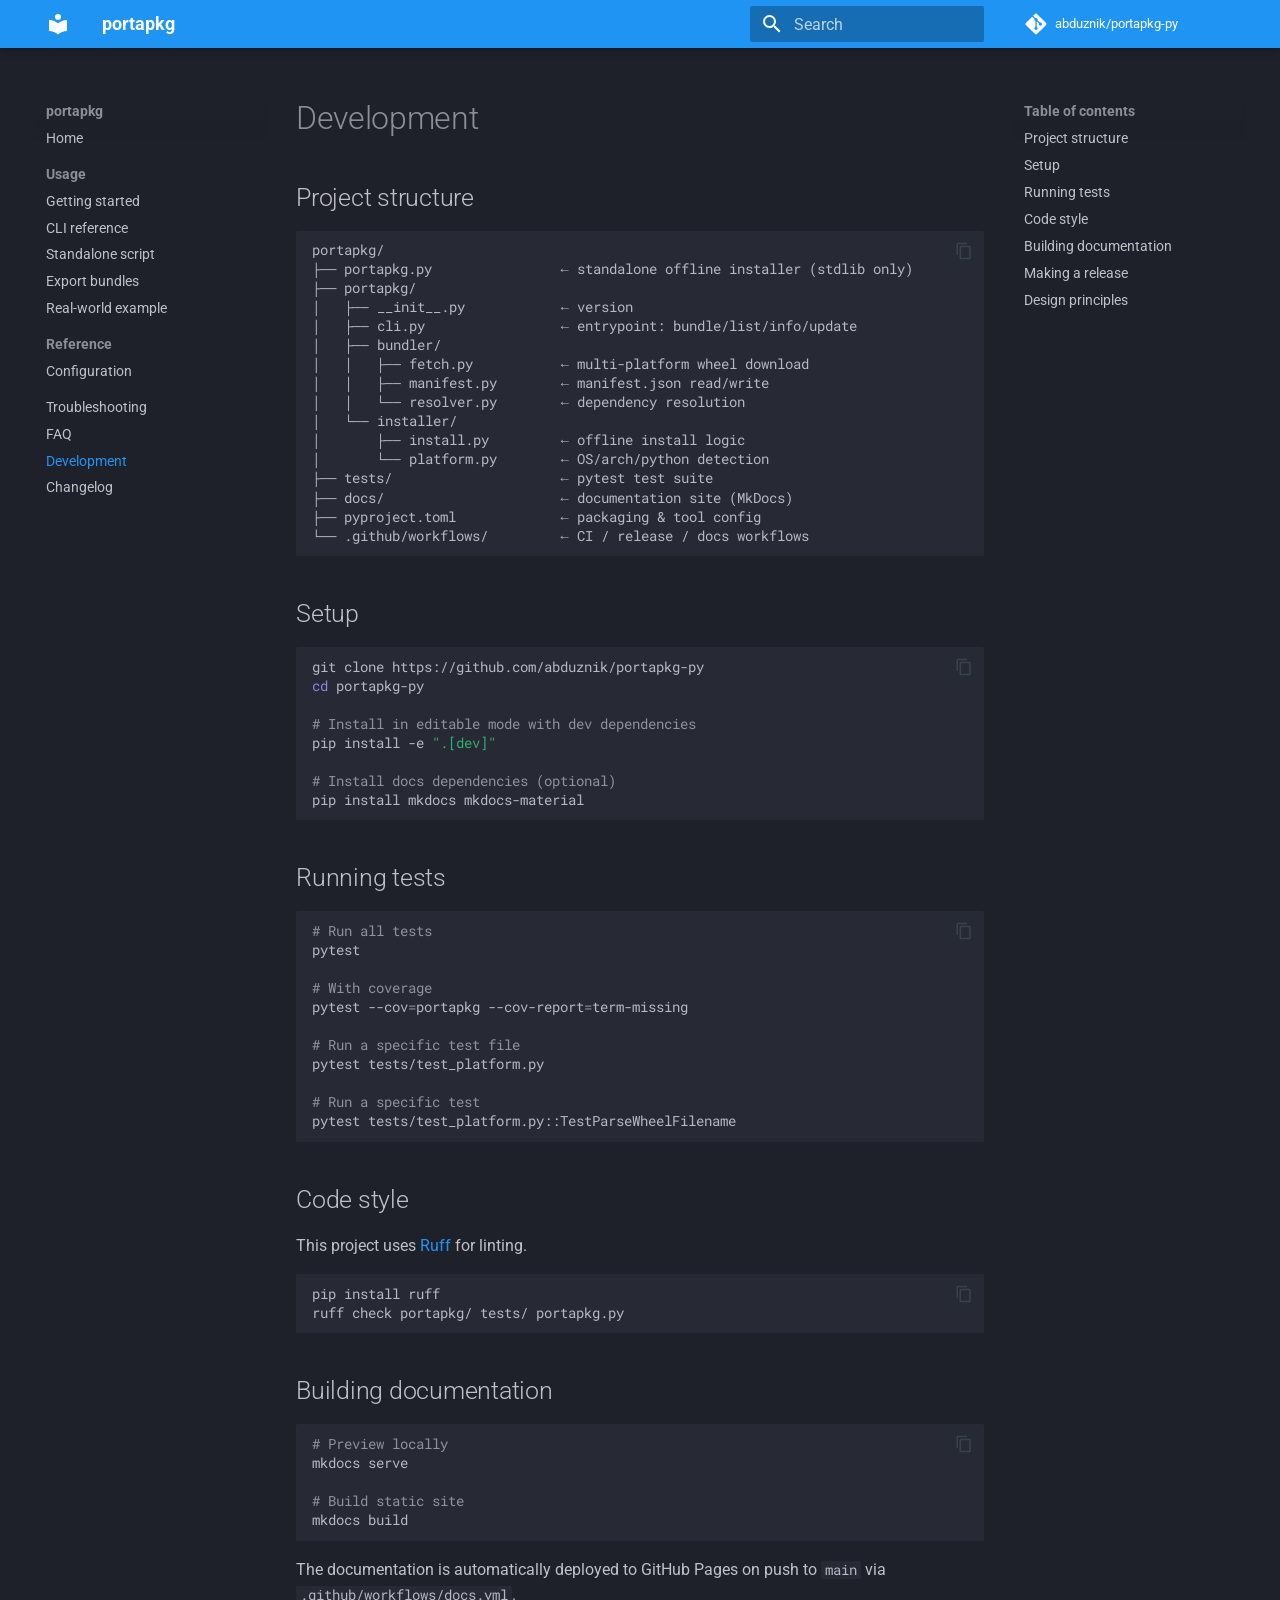
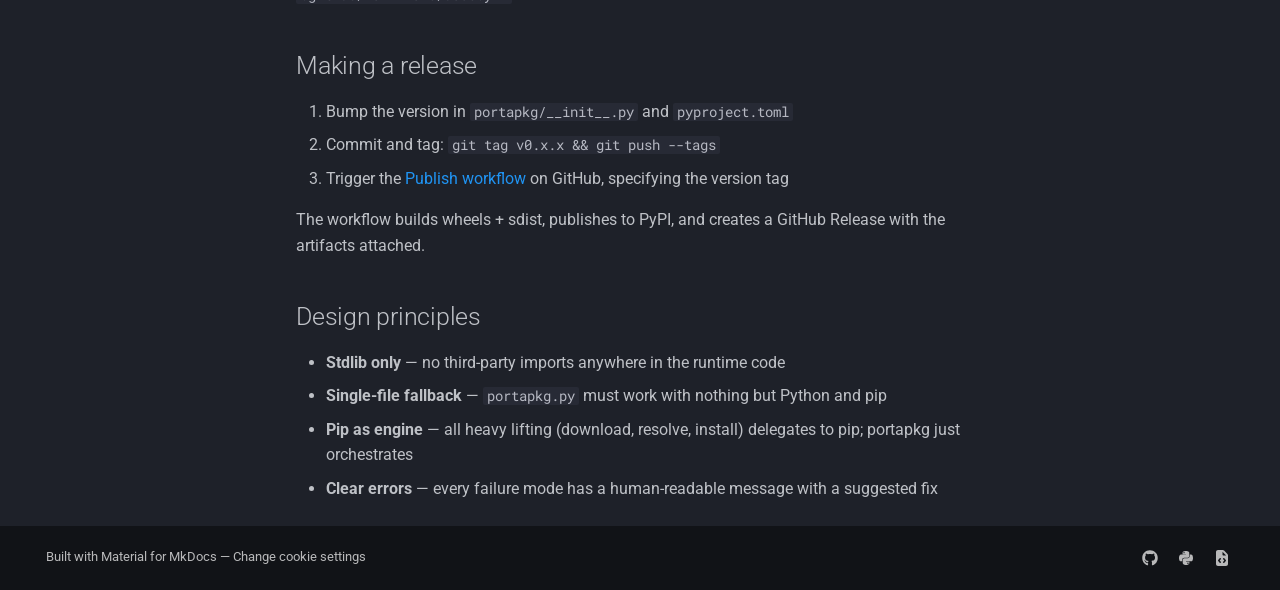
<file: site/development/index.html>
<!doctype html>
<html lang="en" class="no-js">
  <head>
    
      <meta charset="utf-8">
      <meta name="viewport" content="width=device-width,initial-scale=1">
      
        <meta name="description" content="Portable, offline-friendly Python package bundler and installer">
      
      
      
        <link rel="canonical" href="https://abduznik.github.io/portapkg-py/development/">
      
      
        <link rel="prev" href="../faq/">
      
      
        <link rel="next" href="../changelog/">
      
      
        
      
      
      <link rel="icon" href="../assets/images/favicon.png">
      <meta name="generator" content="mkdocs-1.6.1, mkdocs-material-9.7.6">
    
    
      
        <title>Development - portapkg</title>
      
    
    
      <link rel="stylesheet" href="../assets/stylesheets/main.484c7ddc.min.css">
      
        
        <link rel="stylesheet" href="../assets/stylesheets/palette.ab4e12ef.min.css">
      
      


    
    
      
    
    
      
        
        
        <link rel="preconnect" href="https://fonts.gstatic.com" crossorigin>
        <link rel="stylesheet" href="https://fonts.googleapis.com/css?family=Roboto:300,300i,400,400i,700,700i%7CRoboto+Mono:400,400i,700,700i&display=fallback">
        <style>:root{--md-text-font:"Roboto";--md-code-font:"Roboto Mono"}</style>
      
    
    
    <script>__md_scope=new URL("..",location),__md_hash=e=>[...e].reduce(((e,_)=>(e<<5)-e+_.charCodeAt(0)),0),__md_get=(e,_=localStorage,t=__md_scope)=>JSON.parse(_.getItem(t.pathname+"."+e)),__md_set=(e,_,t=localStorage,a=__md_scope)=>{try{t.setItem(a.pathname+"."+e,JSON.stringify(_))}catch(e){}}</script>
    
      
  


  
  

<script id="__analytics">function __md_analytics(){function e(){dataLayer.push(arguments)}window.dataLayer=window.dataLayer||[],e("js",new Date),e("config",""),document.addEventListener("DOMContentLoaded",(function(){document.forms.search&&document.forms.search.query.addEventListener("blur",(function(){this.value&&e("event","search",{search_term:this.value})}));document$.subscribe((function(){var t=document.forms.feedback;if(void 0!==t)for(var a of t.querySelectorAll("[type=submit]"))a.addEventListener("click",(function(a){a.preventDefault();var n=document.location.pathname,d=this.getAttribute("data-md-value");e("event","feedback",{page:n,data:d}),t.firstElementChild.disabled=!0;var r=t.querySelector(".md-feedback__note [data-md-value='"+d+"']");r&&(r.hidden=!1)})),t.hidden=!1})),location$.subscribe((function(t){e("config","",{page_path:t.pathname})}))}));var t=document.createElement("script");t.async=!0,t.src="https://www.googletagmanager.com/gtag/js?id=",document.getElementById("__analytics").insertAdjacentElement("afterEnd",t)}</script>
  
    <script>"undefined"!=typeof __md_analytics&&__md_analytics()</script>
  

    
    
  </head>
  
  
    
    
    
    
    
    <body dir="ltr" data-md-color-scheme="slate" data-md-color-primary="blue" data-md-color-accent="light-blue">
  
    
    <input class="md-toggle" data-md-toggle="drawer" type="checkbox" id="__drawer" autocomplete="off">
    <input class="md-toggle" data-md-toggle="search" type="checkbox" id="__search" autocomplete="off">
    <label class="md-overlay" for="__drawer"></label>
    <div data-md-component="skip">
      
        
        <a href="#development" class="md-skip">
          Skip to content
        </a>
      
    </div>
    <div data-md-component="announce">
      
    </div>
    
    
      

  

<header class="md-header md-header--shadow" data-md-component="header">
  <nav class="md-header__inner md-grid" aria-label="Header">
    <a href=".." title="portapkg" class="md-header__button md-logo" aria-label="portapkg" data-md-component="logo">
      
  
  <svg xmlns="http://www.w3.org/2000/svg" viewBox="0 0 24 24"><path d="M12 8a3 3 0 0 0 3-3 3 3 0 0 0-3-3 3 3 0 0 0-3 3 3 3 0 0 0 3 3m0 3.54C9.64 9.35 6.5 8 3 8v11c3.5 0 6.64 1.35 9 3.54 2.36-2.19 5.5-3.54 9-3.54V8c-3.5 0-6.64 1.35-9 3.54"/></svg>

    </a>
    <label class="md-header__button md-icon" for="__drawer">
      
      <svg xmlns="http://www.w3.org/2000/svg" viewBox="0 0 24 24"><path d="M3 6h18v2H3zm0 5h18v2H3zm0 5h18v2H3z"/></svg>
    </label>
    <div class="md-header__title" data-md-component="header-title">
      <div class="md-header__ellipsis">
        <div class="md-header__topic">
          <span class="md-ellipsis">
            portapkg
          </span>
        </div>
        <div class="md-header__topic" data-md-component="header-topic">
          <span class="md-ellipsis">
            
              Development
            
          </span>
        </div>
      </div>
    </div>
    
      
    
    
    
    
      
      
        <label class="md-header__button md-icon" for="__search">
          
          <svg xmlns="http://www.w3.org/2000/svg" viewBox="0 0 24 24"><path d="M9.5 3A6.5 6.5 0 0 1 16 9.5c0 1.61-.59 3.09-1.56 4.23l.27.27h.79l5 5-1.5 1.5-5-5v-.79l-.27-.27A6.52 6.52 0 0 1 9.5 16 6.5 6.5 0 0 1 3 9.5 6.5 6.5 0 0 1 9.5 3m0 2C7 5 5 7 5 9.5S7 14 9.5 14 14 12 14 9.5 12 5 9.5 5"/></svg>
        </label>
        <div class="md-search" data-md-component="search" role="dialog">
  <label class="md-search__overlay" for="__search"></label>
  <div class="md-search__inner" role="search">
    <form class="md-search__form" name="search">
      <input type="text" class="md-search__input" name="query" aria-label="Search" placeholder="Search" autocapitalize="off" autocorrect="off" autocomplete="off" spellcheck="false" data-md-component="search-query" required>
      <label class="md-search__icon md-icon" for="__search">
        
        <svg xmlns="http://www.w3.org/2000/svg" viewBox="0 0 24 24"><path d="M9.5 3A6.5 6.5 0 0 1 16 9.5c0 1.61-.59 3.09-1.56 4.23l.27.27h.79l5 5-1.5 1.5-5-5v-.79l-.27-.27A6.52 6.52 0 0 1 9.5 16 6.5 6.5 0 0 1 3 9.5 6.5 6.5 0 0 1 9.5 3m0 2C7 5 5 7 5 9.5S7 14 9.5 14 14 12 14 9.5 12 5 9.5 5"/></svg>
        
        <svg xmlns="http://www.w3.org/2000/svg" viewBox="0 0 24 24"><path d="M20 11v2H8l5.5 5.5-1.42 1.42L4.16 12l7.92-7.92L13.5 5.5 8 11z"/></svg>
      </label>
      <nav class="md-search__options" aria-label="Search">
        
        <button type="reset" class="md-search__icon md-icon" title="Clear" aria-label="Clear" tabindex="-1">
          
          <svg xmlns="http://www.w3.org/2000/svg" viewBox="0 0 24 24"><path d="M19 6.41 17.59 5 12 10.59 6.41 5 5 6.41 10.59 12 5 17.59 6.41 19 12 13.41 17.59 19 19 17.59 13.41 12z"/></svg>
        </button>
      </nav>
      
        <div class="md-search__suggest" data-md-component="search-suggest"></div>
      
    </form>
    <div class="md-search__output">
      <div class="md-search__scrollwrap" tabindex="0" data-md-scrollfix>
        <div class="md-search-result" data-md-component="search-result">
          <div class="md-search-result__meta">
            Initializing search
          </div>
          <ol class="md-search-result__list" role="presentation"></ol>
        </div>
      </div>
    </div>
  </div>
</div>
      
    
    
      <div class="md-header__source">
        <a href="https://github.com/abduznik/portapkg-py" title="Go to repository" class="md-source" data-md-component="source">
  <div class="md-source__icon md-icon">
    
    <svg xmlns="http://www.w3.org/2000/svg" viewBox="0 0 448 512"><!--! Font Awesome Free 7.1.0 by @fontawesome - https://fontawesome.com License - https://fontawesome.com/license/free (Icons: CC BY 4.0, Fonts: SIL OFL 1.1, Code: MIT License) Copyright 2025 Fonticons, Inc.--><path d="M439.6 236.1 244 40.5c-5.4-5.5-12.8-8.5-20.4-8.5s-15 3-20.4 8.4L162.5 81l51.5 51.5c27.1-9.1 52.7 16.8 43.4 43.7l49.7 49.7c34.2-11.8 61.2 31 35.5 56.7-26.5 26.5-70.2-2.9-56-37.3L240.3 199v121.9c25.3 12.5 22.3 41.8 9.1 55-6.4 6.4-15.2 10.1-24.3 10.1s-17.8-3.6-24.3-10.1c-17.6-17.6-11.1-46.9 11.2-56v-123c-20.8-8.5-24.6-30.7-18.6-45L142.6 101 8.5 235.1C3 240.6 0 247.9 0 255.5s3 15 8.5 20.4l195.6 195.7c5.4 5.4 12.7 8.4 20.4 8.4s15-3 20.4-8.4l194.7-194.7c5.4-5.4 8.4-12.8 8.4-20.4s-3-15-8.4-20.4"/></svg>
  </div>
  <div class="md-source__repository">
    abduznik/portapkg-py
  </div>
</a>
      </div>
    
  </nav>
  
</header>
    
    <div class="md-container" data-md-component="container">
      
      
        
          
        
      
      <main class="md-main" data-md-component="main">
        <div class="md-main__inner md-grid">
          
            
              
              <div class="md-sidebar md-sidebar--primary" data-md-component="sidebar" data-md-type="navigation" >
                <div class="md-sidebar__scrollwrap">
                  <div class="md-sidebar__inner">
                    



<nav class="md-nav md-nav--primary" aria-label="Navigation" data-md-level="0">
  <label class="md-nav__title" for="__drawer">
    <a href=".." title="portapkg" class="md-nav__button md-logo" aria-label="portapkg" data-md-component="logo">
      
  
  <svg xmlns="http://www.w3.org/2000/svg" viewBox="0 0 24 24"><path d="M12 8a3 3 0 0 0 3-3 3 3 0 0 0-3-3 3 3 0 0 0-3 3 3 3 0 0 0 3 3m0 3.54C9.64 9.35 6.5 8 3 8v11c3.5 0 6.64 1.35 9 3.54 2.36-2.19 5.5-3.54 9-3.54V8c-3.5 0-6.64 1.35-9 3.54"/></svg>

    </a>
    portapkg
  </label>
  
    <div class="md-nav__source">
      <a href="https://github.com/abduznik/portapkg-py" title="Go to repository" class="md-source" data-md-component="source">
  <div class="md-source__icon md-icon">
    
    <svg xmlns="http://www.w3.org/2000/svg" viewBox="0 0 448 512"><!--! Font Awesome Free 7.1.0 by @fontawesome - https://fontawesome.com License - https://fontawesome.com/license/free (Icons: CC BY 4.0, Fonts: SIL OFL 1.1, Code: MIT License) Copyright 2025 Fonticons, Inc.--><path d="M439.6 236.1 244 40.5c-5.4-5.5-12.8-8.5-20.4-8.5s-15 3-20.4 8.4L162.5 81l51.5 51.5c27.1-9.1 52.7 16.8 43.4 43.7l49.7 49.7c34.2-11.8 61.2 31 35.5 56.7-26.5 26.5-70.2-2.9-56-37.3L240.3 199v121.9c25.3 12.5 22.3 41.8 9.1 55-6.4 6.4-15.2 10.1-24.3 10.1s-17.8-3.6-24.3-10.1c-17.6-17.6-11.1-46.9 11.2-56v-123c-20.8-8.5-24.6-30.7-18.6-45L142.6 101 8.5 235.1C3 240.6 0 247.9 0 255.5s3 15 8.5 20.4l195.6 195.7c5.4 5.4 12.7 8.4 20.4 8.4s15-3 20.4-8.4l194.7-194.7c5.4-5.4 8.4-12.8 8.4-20.4s-3-15-8.4-20.4"/></svg>
  </div>
  <div class="md-source__repository">
    abduznik/portapkg-py
  </div>
</a>
    </div>
  
  <ul class="md-nav__list" data-md-scrollfix>
    
      
      
  
  
  
  
    <li class="md-nav__item">
      <a href=".." class="md-nav__link">
        
  
  
  <span class="md-ellipsis">
    
  
    Home
  

    
  </span>
  
  

      </a>
    </li>
  

    
      
      
  
  
  
  
    
    
      
        
      
        
      
        
      
        
      
        
      
    
    
    
      
        
        
      
    
    
    <li class="md-nav__item md-nav__item--section md-nav__item--nested">
      
        
        
        <input class="md-nav__toggle md-toggle " type="checkbox" id="__nav_2" >
        
          
          <label class="md-nav__link" for="__nav_2" id="__nav_2_label" tabindex="">
            
  
  
  <span class="md-ellipsis">
    
  
    Usage
  

    
  </span>
  
  

            <span class="md-nav__icon md-icon"></span>
          </label>
        
        <nav class="md-nav" data-md-level="1" aria-labelledby="__nav_2_label" aria-expanded="false">
          <label class="md-nav__title" for="__nav_2">
            <span class="md-nav__icon md-icon"></span>
            
  
    Usage
  

          </label>
          <ul class="md-nav__list" data-md-scrollfix>
            
              
                
  
  
  
  
    <li class="md-nav__item">
      <a href="../usage/" class="md-nav__link">
        
  
  
  <span class="md-ellipsis">
    
  
    Getting started
  

    
  </span>
  
  

      </a>
    </li>
  

              
            
              
                
  
  
  
  
    <li class="md-nav__item">
      <a href="../cli/" class="md-nav__link">
        
  
  
  <span class="md-ellipsis">
    
  
    CLI reference
  

    
  </span>
  
  

      </a>
    </li>
  

              
            
              
                
  
  
  
  
    <li class="md-nav__item">
      <a href="../standalone/" class="md-nav__link">
        
  
  
  <span class="md-ellipsis">
    
  
    Standalone script
  

    
  </span>
  
  

      </a>
    </li>
  

              
            
              
                
  
  
  
  
    <li class="md-nav__item">
      <a href="../export/" class="md-nav__link">
        
  
  
  <span class="md-ellipsis">
    
  
    Export bundles
  

    
  </span>
  
  

      </a>
    </li>
  

              
            
              
                
  
  
  
  
    <li class="md-nav__item">
      <a href="../realworld/" class="md-nav__link">
        
  
  
  <span class="md-ellipsis">
    
  
    Real-world example
  

    
  </span>
  
  

      </a>
    </li>
  

              
            
          </ul>
        </nav>
      
    </li>
  

    
      
      
  
  
  
  
    
    
      
        
      
    
    
    
      
        
        
      
    
    
    <li class="md-nav__item md-nav__item--section md-nav__item--nested">
      
        
        
        <input class="md-nav__toggle md-toggle " type="checkbox" id="__nav_3" >
        
          
          <label class="md-nav__link" for="__nav_3" id="__nav_3_label" tabindex="">
            
  
  
  <span class="md-ellipsis">
    
  
    Reference
  

    
  </span>
  
  

            <span class="md-nav__icon md-icon"></span>
          </label>
        
        <nav class="md-nav" data-md-level="1" aria-labelledby="__nav_3_label" aria-expanded="false">
          <label class="md-nav__title" for="__nav_3">
            <span class="md-nav__icon md-icon"></span>
            
  
    Reference
  

          </label>
          <ul class="md-nav__list" data-md-scrollfix>
            
              
                
  
  
  
  
    <li class="md-nav__item">
      <a href="../configuration/" class="md-nav__link">
        
  
  
  <span class="md-ellipsis">
    
  
    Configuration
  

    
  </span>
  
  

      </a>
    </li>
  

              
            
          </ul>
        </nav>
      
    </li>
  

    
      
      
  
  
  
  
    <li class="md-nav__item">
      <a href="../troubleshooting/" class="md-nav__link">
        
  
  
  <span class="md-ellipsis">
    
  
    Troubleshooting
  

    
  </span>
  
  

      </a>
    </li>
  

    
      
      
  
  
  
  
    <li class="md-nav__item">
      <a href="../faq/" class="md-nav__link">
        
  
  
  <span class="md-ellipsis">
    
  
    FAQ
  

    
  </span>
  
  

      </a>
    </li>
  

    
      
      
  
  
    
  
  
  
    <li class="md-nav__item md-nav__item--active">
      
      <input class="md-nav__toggle md-toggle" type="checkbox" id="__toc">
      
      
        
      
      
        <label class="md-nav__link md-nav__link--active" for="__toc">
          
  
  
  <span class="md-ellipsis">
    
  
    Development
  

    
  </span>
  
  

          <span class="md-nav__icon md-icon"></span>
        </label>
      
      <a href="./" class="md-nav__link md-nav__link--active">
        
  
  
  <span class="md-ellipsis">
    
  
    Development
  

    
  </span>
  
  

      </a>
      
        

<nav class="md-nav md-nav--secondary" aria-label="Table of contents">
  
  
  
    
  
  
    <label class="md-nav__title" for="__toc">
      <span class="md-nav__icon md-icon"></span>
      Table of contents
    </label>
    <ul class="md-nav__list" data-md-component="toc" data-md-scrollfix>
      
        <li class="md-nav__item">
  <a href="#project-structure" class="md-nav__link">
    <span class="md-ellipsis">
      
        Project structure
      
    </span>
  </a>
  
</li>
      
        <li class="md-nav__item">
  <a href="#setup" class="md-nav__link">
    <span class="md-ellipsis">
      
        Setup
      
    </span>
  </a>
  
</li>
      
        <li class="md-nav__item">
  <a href="#running-tests" class="md-nav__link">
    <span class="md-ellipsis">
      
        Running tests
      
    </span>
  </a>
  
</li>
      
        <li class="md-nav__item">
  <a href="#code-style" class="md-nav__link">
    <span class="md-ellipsis">
      
        Code style
      
    </span>
  </a>
  
</li>
      
        <li class="md-nav__item">
  <a href="#building-documentation" class="md-nav__link">
    <span class="md-ellipsis">
      
        Building documentation
      
    </span>
  </a>
  
</li>
      
        <li class="md-nav__item">
  <a href="#making-a-release" class="md-nav__link">
    <span class="md-ellipsis">
      
        Making a release
      
    </span>
  </a>
  
</li>
      
        <li class="md-nav__item">
  <a href="#design-principles" class="md-nav__link">
    <span class="md-ellipsis">
      
        Design principles
      
    </span>
  </a>
  
</li>
      
    </ul>
  
</nav>
      
    </li>
  

    
      
      
  
  
  
  
    <li class="md-nav__item">
      <a href="../changelog/" class="md-nav__link">
        
  
  
  <span class="md-ellipsis">
    
  
    Changelog
  

    
  </span>
  
  

      </a>
    </li>
  

    
  </ul>
</nav>
                  </div>
                </div>
              </div>
            
            
              
              <div class="md-sidebar md-sidebar--secondary" data-md-component="sidebar" data-md-type="toc" >
                <div class="md-sidebar__scrollwrap">
                  <div class="md-sidebar__inner">
                    

<nav class="md-nav md-nav--secondary" aria-label="Table of contents">
  
  
  
    
  
  
    <label class="md-nav__title" for="__toc">
      <span class="md-nav__icon md-icon"></span>
      Table of contents
    </label>
    <ul class="md-nav__list" data-md-component="toc" data-md-scrollfix>
      
        <li class="md-nav__item">
  <a href="#project-structure" class="md-nav__link">
    <span class="md-ellipsis">
      
        Project structure
      
    </span>
  </a>
  
</li>
      
        <li class="md-nav__item">
  <a href="#setup" class="md-nav__link">
    <span class="md-ellipsis">
      
        Setup
      
    </span>
  </a>
  
</li>
      
        <li class="md-nav__item">
  <a href="#running-tests" class="md-nav__link">
    <span class="md-ellipsis">
      
        Running tests
      
    </span>
  </a>
  
</li>
      
        <li class="md-nav__item">
  <a href="#code-style" class="md-nav__link">
    <span class="md-ellipsis">
      
        Code style
      
    </span>
  </a>
  
</li>
      
        <li class="md-nav__item">
  <a href="#building-documentation" class="md-nav__link">
    <span class="md-ellipsis">
      
        Building documentation
      
    </span>
  </a>
  
</li>
      
        <li class="md-nav__item">
  <a href="#making-a-release" class="md-nav__link">
    <span class="md-ellipsis">
      
        Making a release
      
    </span>
  </a>
  
</li>
      
        <li class="md-nav__item">
  <a href="#design-principles" class="md-nav__link">
    <span class="md-ellipsis">
      
        Design principles
      
    </span>
  </a>
  
</li>
      
    </ul>
  
</nav>
                  </div>
                </div>
              </div>
            
          
          
            <div class="md-content" data-md-component="content">
              
                



  


              
              <article class="md-content__inner md-typeset">
                
                  


  
  


<h1 id="development">Development<a class="headerlink" href="#development" title="Permanent link">&para;</a></h1>
<h2 id="project-structure">Project structure<a class="headerlink" href="#project-structure" title="Permanent link">&para;</a></h2>
<div class="highlight"><pre><span></span><code><a id="__codelineno-0-1" name="__codelineno-0-1" href="#__codelineno-0-1"></a>portapkg/
<a id="__codelineno-0-2" name="__codelineno-0-2" href="#__codelineno-0-2"></a>├── portapkg.py                ← standalone offline installer (stdlib only)
<a id="__codelineno-0-3" name="__codelineno-0-3" href="#__codelineno-0-3"></a>├── portapkg/
<a id="__codelineno-0-4" name="__codelineno-0-4" href="#__codelineno-0-4"></a>│   ├── __init__.py            ← version
<a id="__codelineno-0-5" name="__codelineno-0-5" href="#__codelineno-0-5"></a>│   ├── cli.py                 ← entrypoint: bundle/list/info/update
<a id="__codelineno-0-6" name="__codelineno-0-6" href="#__codelineno-0-6"></a>│   ├── bundler/
<a id="__codelineno-0-7" name="__codelineno-0-7" href="#__codelineno-0-7"></a>│   │   ├── fetch.py           ← multi-platform wheel download
<a id="__codelineno-0-8" name="__codelineno-0-8" href="#__codelineno-0-8"></a>│   │   ├── manifest.py        ← manifest.json read/write
<a id="__codelineno-0-9" name="__codelineno-0-9" href="#__codelineno-0-9"></a>│   │   └── resolver.py        ← dependency resolution
<a id="__codelineno-0-10" name="__codelineno-0-10" href="#__codelineno-0-10"></a>│   └── installer/
<a id="__codelineno-0-11" name="__codelineno-0-11" href="#__codelineno-0-11"></a>│       ├── install.py         ← offline install logic
<a id="__codelineno-0-12" name="__codelineno-0-12" href="#__codelineno-0-12"></a>│       └── platform.py        ← OS/arch/python detection
<a id="__codelineno-0-13" name="__codelineno-0-13" href="#__codelineno-0-13"></a>├── tests/                     ← pytest test suite
<a id="__codelineno-0-14" name="__codelineno-0-14" href="#__codelineno-0-14"></a>├── docs/                      ← documentation site (MkDocs)
<a id="__codelineno-0-15" name="__codelineno-0-15" href="#__codelineno-0-15"></a>├── pyproject.toml             ← packaging &amp; tool config
<a id="__codelineno-0-16" name="__codelineno-0-16" href="#__codelineno-0-16"></a>└── .github/workflows/         ← CI / release / docs workflows
</code></pre></div>
<h2 id="setup">Setup<a class="headerlink" href="#setup" title="Permanent link">&para;</a></h2>
<div class="highlight"><pre><span></span><code><a id="__codelineno-1-1" name="__codelineno-1-1" href="#__codelineno-1-1"></a>git<span class="w"> </span>clone<span class="w"> </span>https://github.com/abduznik/portapkg-py
<a id="__codelineno-1-2" name="__codelineno-1-2" href="#__codelineno-1-2"></a><span class="nb">cd</span><span class="w"> </span>portapkg-py
<a id="__codelineno-1-3" name="__codelineno-1-3" href="#__codelineno-1-3"></a>
<a id="__codelineno-1-4" name="__codelineno-1-4" href="#__codelineno-1-4"></a><span class="c1"># Install in editable mode with dev dependencies</span>
<a id="__codelineno-1-5" name="__codelineno-1-5" href="#__codelineno-1-5"></a>pip<span class="w"> </span>install<span class="w"> </span>-e<span class="w"> </span><span class="s2">&quot;.[dev]&quot;</span>
<a id="__codelineno-1-6" name="__codelineno-1-6" href="#__codelineno-1-6"></a>
<a id="__codelineno-1-7" name="__codelineno-1-7" href="#__codelineno-1-7"></a><span class="c1"># Install docs dependencies (optional)</span>
<a id="__codelineno-1-8" name="__codelineno-1-8" href="#__codelineno-1-8"></a>pip<span class="w"> </span>install<span class="w"> </span>mkdocs<span class="w"> </span>mkdocs-material
</code></pre></div>
<h2 id="running-tests">Running tests<a class="headerlink" href="#running-tests" title="Permanent link">&para;</a></h2>
<div class="highlight"><pre><span></span><code><a id="__codelineno-2-1" name="__codelineno-2-1" href="#__codelineno-2-1"></a><span class="c1"># Run all tests</span>
<a id="__codelineno-2-2" name="__codelineno-2-2" href="#__codelineno-2-2"></a>pytest
<a id="__codelineno-2-3" name="__codelineno-2-3" href="#__codelineno-2-3"></a>
<a id="__codelineno-2-4" name="__codelineno-2-4" href="#__codelineno-2-4"></a><span class="c1"># With coverage</span>
<a id="__codelineno-2-5" name="__codelineno-2-5" href="#__codelineno-2-5"></a>pytest<span class="w"> </span>--cov<span class="o">=</span>portapkg<span class="w"> </span>--cov-report<span class="o">=</span>term-missing
<a id="__codelineno-2-6" name="__codelineno-2-6" href="#__codelineno-2-6"></a>
<a id="__codelineno-2-7" name="__codelineno-2-7" href="#__codelineno-2-7"></a><span class="c1"># Run a specific test file</span>
<a id="__codelineno-2-8" name="__codelineno-2-8" href="#__codelineno-2-8"></a>pytest<span class="w"> </span>tests/test_platform.py
<a id="__codelineno-2-9" name="__codelineno-2-9" href="#__codelineno-2-9"></a>
<a id="__codelineno-2-10" name="__codelineno-2-10" href="#__codelineno-2-10"></a><span class="c1"># Run a specific test</span>
<a id="__codelineno-2-11" name="__codelineno-2-11" href="#__codelineno-2-11"></a>pytest<span class="w"> </span>tests/test_platform.py::TestParseWheelFilename
</code></pre></div>
<h2 id="code-style">Code style<a class="headerlink" href="#code-style" title="Permanent link">&para;</a></h2>
<p>This project uses <a href="https://docs.astral.sh/ruff/">Ruff</a> for linting.</p>
<div class="highlight"><pre><span></span><code><a id="__codelineno-3-1" name="__codelineno-3-1" href="#__codelineno-3-1"></a>pip<span class="w"> </span>install<span class="w"> </span>ruff
<a id="__codelineno-3-2" name="__codelineno-3-2" href="#__codelineno-3-2"></a>ruff<span class="w"> </span>check<span class="w"> </span>portapkg/<span class="w"> </span>tests/<span class="w"> </span>portapkg.py
</code></pre></div>
<h2 id="building-documentation">Building documentation<a class="headerlink" href="#building-documentation" title="Permanent link">&para;</a></h2>
<div class="highlight"><pre><span></span><code><a id="__codelineno-4-1" name="__codelineno-4-1" href="#__codelineno-4-1"></a><span class="c1"># Preview locally</span>
<a id="__codelineno-4-2" name="__codelineno-4-2" href="#__codelineno-4-2"></a>mkdocs<span class="w"> </span>serve
<a id="__codelineno-4-3" name="__codelineno-4-3" href="#__codelineno-4-3"></a>
<a id="__codelineno-4-4" name="__codelineno-4-4" href="#__codelineno-4-4"></a><span class="c1"># Build static site</span>
<a id="__codelineno-4-5" name="__codelineno-4-5" href="#__codelineno-4-5"></a>mkdocs<span class="w"> </span>build
</code></pre></div>
<p>The documentation is automatically deployed to GitHub Pages on push to <code>main</code>
via <code>.github/workflows/docs.yml</code>.</p>
<h2 id="making-a-release">Making a release<a class="headerlink" href="#making-a-release" title="Permanent link">&para;</a></h2>
<ol>
<li>Bump the version in <code>portapkg/__init__.py</code> and <code>pyproject.toml</code></li>
<li>Commit and tag: <code>git tag v0.x.x &amp;&amp; git push --tags</code></li>
<li>Trigger the <a href="https://github.com/abduznik/portapkg-py/actions/workflows/publish.yml">Publish workflow</a>
   on GitHub, specifying the version tag</li>
</ol>
<p>The workflow builds wheels + sdist, publishes to PyPI, and creates a
GitHub Release with the artifacts attached.</p>
<h2 id="design-principles">Design principles<a class="headerlink" href="#design-principles" title="Permanent link">&para;</a></h2>
<ul>
<li><strong>Stdlib only</strong> — no third-party imports anywhere in the runtime code</li>
<li><strong>Single-file fallback</strong> — <code>portapkg.py</code> must work with nothing but Python
  and pip</li>
<li><strong>Pip as engine</strong> — all heavy lifting (download, resolve, install) delegates
  to pip; portapkg just orchestrates</li>
<li><strong>Clear errors</strong> — every failure mode has a human-readable message with a
  suggested fix</li>
</ul>









  




                
              </article>
            </div>
          
          
  <script>var tabs=__md_get("__tabs");if(Array.isArray(tabs))e:for(var set of document.querySelectorAll(".tabbed-set")){var labels=set.querySelector(".tabbed-labels");for(var tab of tabs)for(var label of labels.getElementsByTagName("label"))if(label.innerText.trim()===tab){var input=document.getElementById(label.htmlFor);input.checked=!0;continue e}}</script>

<script>var target=document.getElementById(location.hash.slice(1));target&&target.name&&(target.checked=target.name.startsWith("__tabbed_"))</script>
        </div>
        
          <button type="button" class="md-top md-icon" data-md-component="top" hidden>
  
  <svg xmlns="http://www.w3.org/2000/svg" viewBox="0 0 24 24"><path d="M13 20h-2V8l-5.5 5.5-1.42-1.42L12 4.16l7.92 7.92-1.42 1.42L13 8z"/></svg>
  Back to top
</button>
        
      </main>
      
        <footer class="md-footer">
  
  <div class="md-footer-meta md-typeset">
    <div class="md-footer-meta__inner md-grid">
      <div class="md-copyright">
  
    <div class="md-copyright__highlight">
      Built with <a href="https://squidfunk.github.io/mkdocs-material/" target="_blank">Material for MkDocs</a> &mdash;
<a href="#__consent">Change cookie settings</a>

    </div>
  
  
</div>
      
        
<div class="md-social">
  
    
    
    
    
      
      
    
    <a href="https://github.com/abduznik/portapkg-py" target="_blank" rel="noopener" title="github.com" class="md-social__link">
      <svg xmlns="http://www.w3.org/2000/svg" viewBox="0 0 512 512"><!--! Font Awesome Free 7.1.0 by @fontawesome - https://fontawesome.com License - https://fontawesome.com/license/free (Icons: CC BY 4.0, Fonts: SIL OFL 1.1, Code: MIT License) Copyright 2025 Fonticons, Inc.--><path d="M173.9 397.4c0 2-2.3 3.6-5.2 3.6-3.3.3-5.6-1.3-5.6-3.6 0-2 2.3-3.6 5.2-3.6 3-.3 5.6 1.3 5.6 3.6m-31.1-4.5c-.7 2 1.3 4.3 4.3 4.9 2.6 1 5.6 0 6.2-2s-1.3-4.3-4.3-5.2c-2.6-.7-5.5.3-6.2 2.3m44.2-1.7c-2.9.7-4.9 2.6-4.6 4.9.3 2 2.9 3.3 5.9 2.6 2.9-.7 4.9-2.6 4.6-4.6-.3-1.9-3-3.2-5.9-2.9M252.8 8C114.1 8 8 113.3 8 252c0 110.9 69.8 205.8 169.5 239.2 12.8 2.3 17.3-5.6 17.3-12.1 0-6.2-.3-40.4-.3-61.4 0 0-70 15-84.7-29.8 0 0-11.4-29.1-27.8-36.6 0 0-22.9-15.7 1.6-15.4 0 0 24.9 2 38.6 25.8 21.9 38.6 58.6 27.5 72.9 20.9 2.3-16 8.8-27.1 16-33.7-55.9-6.2-112.3-14.3-112.3-110.5 0-27.5 7.6-41.3 23.6-58.9-2.6-6.5-11.1-33.3 2.6-67.9 20.9-6.5 69 27 69 27 20-5.6 41.5-8.5 62.8-8.5s42.8 2.9 62.8 8.5c0 0 48.1-33.6 69-27 13.7 34.7 5.2 61.4 2.6 67.9 16 17.7 25.8 31.5 25.8 58.9 0 96.5-58.9 104.2-114.8 110.5 9.2 7.9 17 22.9 17 46.4 0 33.7-.3 75.4-.3 83.6 0 6.5 4.6 14.4 17.3 12.1C436.2 457.8 504 362.9 504 252 504 113.3 391.5 8 252.8 8M105.2 352.9c-1.3 1-1 3.3.7 5.2 1.6 1.6 3.9 2.3 5.2 1 1.3-1 1-3.3-.7-5.2-1.6-1.6-3.9-2.3-5.2-1m-10.8-8.1c-.7 1.3.3 2.9 2.3 3.9 1.6 1 3.6.7 4.3-.7.7-1.3-.3-2.9-2.3-3.9-2-.6-3.6-.3-4.3.7m32.4 35.6c-1.6 1.3-1 4.3 1.3 6.2 2.3 2.3 5.2 2.6 6.5 1 1.3-1.3.7-4.3-1.3-6.2-2.2-2.3-5.2-2.6-6.5-1m-11.4-14.7c-1.6 1-1.6 3.6 0 5.9s4.3 3.3 5.6 2.3c1.6-1.3 1.6-3.9 0-6.2-1.4-2.3-4-3.3-5.6-2"/></svg>
    </a>
  
    
    
    
    
      
      
    
    <a href="https://pypi.org/project/portapkg/" target="_blank" rel="noopener" title="pypi.org" class="md-social__link">
      <svg xmlns="http://www.w3.org/2000/svg" viewBox="0 0 448 512"><!--! Font Awesome Free 7.1.0 by @fontawesome - https://fontawesome.com License - https://fontawesome.com/license/free (Icons: CC BY 4.0, Fonts: SIL OFL 1.1, Code: MIT License) Copyright 2025 Fonticons, Inc.--><path d="M439.8 200.5c-7.7-30.9-22.3-54.2-53.4-54.2h-40.1v47.4c0 36.8-31.2 67.8-66.8 67.8H172.7c-29.2 0-53.4 25-53.4 54.3v101.8c0 29 25.2 46 53.4 54.3 33.8 9.9 66.3 11.7 106.8 0 26.9-7.8 53.4-23.5 53.4-54.3v-40.7H226.2v-13.6h160.2c31.1 0 42.6-21.7 53.4-54.2 11.2-33.5 10.7-65.7 0-108.6M286.2 444.7a20.4 20.4 0 1 1 0-40.7 20.4 20.4 0 1 1 0 40.7M167.8 248.1h106.8c29.7 0 53.4-24.5 53.4-54.3V91.9c0-29-24.4-50.7-53.4-55.6-35.8-5.9-74.7-5.6-106.8.1-45.2 8-53.4 24.7-53.4 55.6v40.7h106.9v13.6h-147c-31.1 0-58.3 18.7-66.8 54.2-9.8 40.7-10.2 66.1 0 108.6 7.6 31.6 25.7 54.2 56.8 54.2H101v-48.8c0-35.3 30.5-66.4 66.8-66.4m-6.6-183.4a20.4 20.4 0 1 1 0 40.8 20.4 20.4 0 1 1 0-40.8"/></svg>
    </a>
  
    
    
    
    
      
      
    
    <a href="https://github.com/abduznik/portapkg-py/blob/main/portapkg.py" target="_blank" rel="noopener" title="github.com" class="md-social__link">
      <svg xmlns="http://www.w3.org/2000/svg" viewBox="0 0 384 512"><!--! Font Awesome Free 7.1.0 by @fontawesome - https://fontawesome.com License - https://fontawesome.com/license/free (Icons: CC BY 4.0, Fonts: SIL OFL 1.1, Code: MIT License) Copyright 2025 Fonticons, Inc.--><path d="M0 64C0 28.7 28.7 0 64 0h149.5c17 0 33.3 6.7 45.3 18.7l106.5 106.6c12 12 18.7 28.3 18.7 45.3V448c0 35.3-28.7 64-64 64H64c-35.3 0-64-28.7-64-64zm208-5.5V152c0 13.3 10.7 24 24 24h93.5zm-53.8 237.1c8.6-10.1 7.5-25.2-2.6-33.8s-25.2-7.5-33.8 2.6l-48 56c-7.7 9-7.7 22.2 0 31.2l48 56c8.6 10.1 23.8 11.2 33.8 2.6s11.2-23.8 2.6-33.8L119.6 336zm112-31.2c-8.6-10.1-23.8-11.2-33.8-2.6s-11.2 23.8-2.6 33.8l34.6 40.4-34.6 40.4c-8.6 10.1-7.5 25.2 2.6 33.8s25.2 7.5 33.8-2.6l48-56c7.7-9 7.7-22.2 0-31.2z"/></svg>
    </a>
  
</div>
      
    </div>
  </div>
</footer>
      
    </div>
    <div class="md-dialog" data-md-component="dialog">
      <div class="md-dialog__inner md-typeset"></div>
    </div>
    
    
    
      
      
      <script id="__config" type="application/json">{"annotate": null, "base": "..", "features": ["navigation.instant", "navigation.tracking", "navigation.sections", "navigation.path", "navigation.indexes", "navigation.top", "content.code.copy", "content.code.annotate", "content.tabs.link", "search.suggest", "search.highlight", "header.autohide", "announce.dismiss"], "search": "../assets/javascripts/workers/search.2c215733.min.js", "tags": null, "translations": {"clipboard.copied": "Copied to clipboard", "clipboard.copy": "Copy to clipboard", "search.result.more.one": "1 more on this page", "search.result.more.other": "# more on this page", "search.result.none": "No matching documents", "search.result.one": "1 matching document", "search.result.other": "# matching documents", "search.result.placeholder": "Type to start searching", "search.result.term.missing": "Missing", "select.version": "Select version"}, "version": null}</script>
    
    
      <script src="../assets/javascripts/bundle.79ae519e.min.js"></script>
      
    
  </body>
</html>
</file>
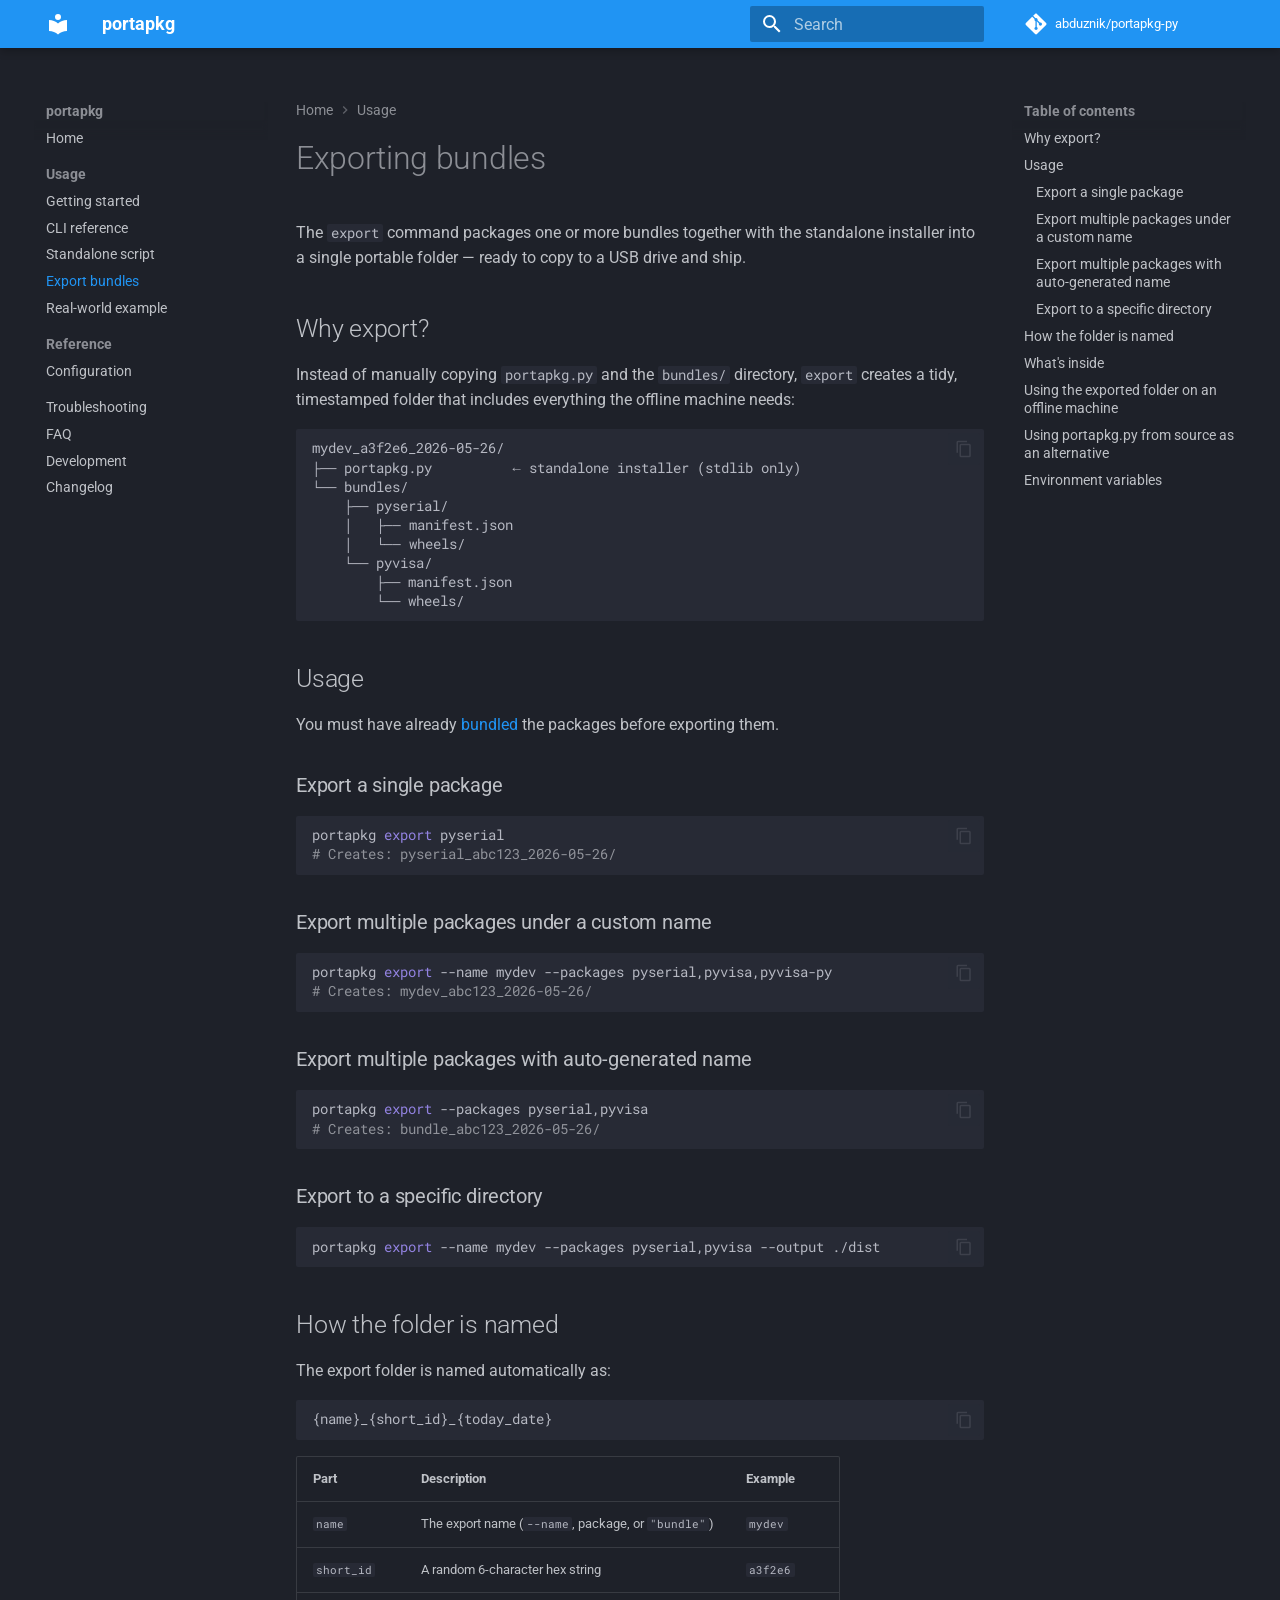
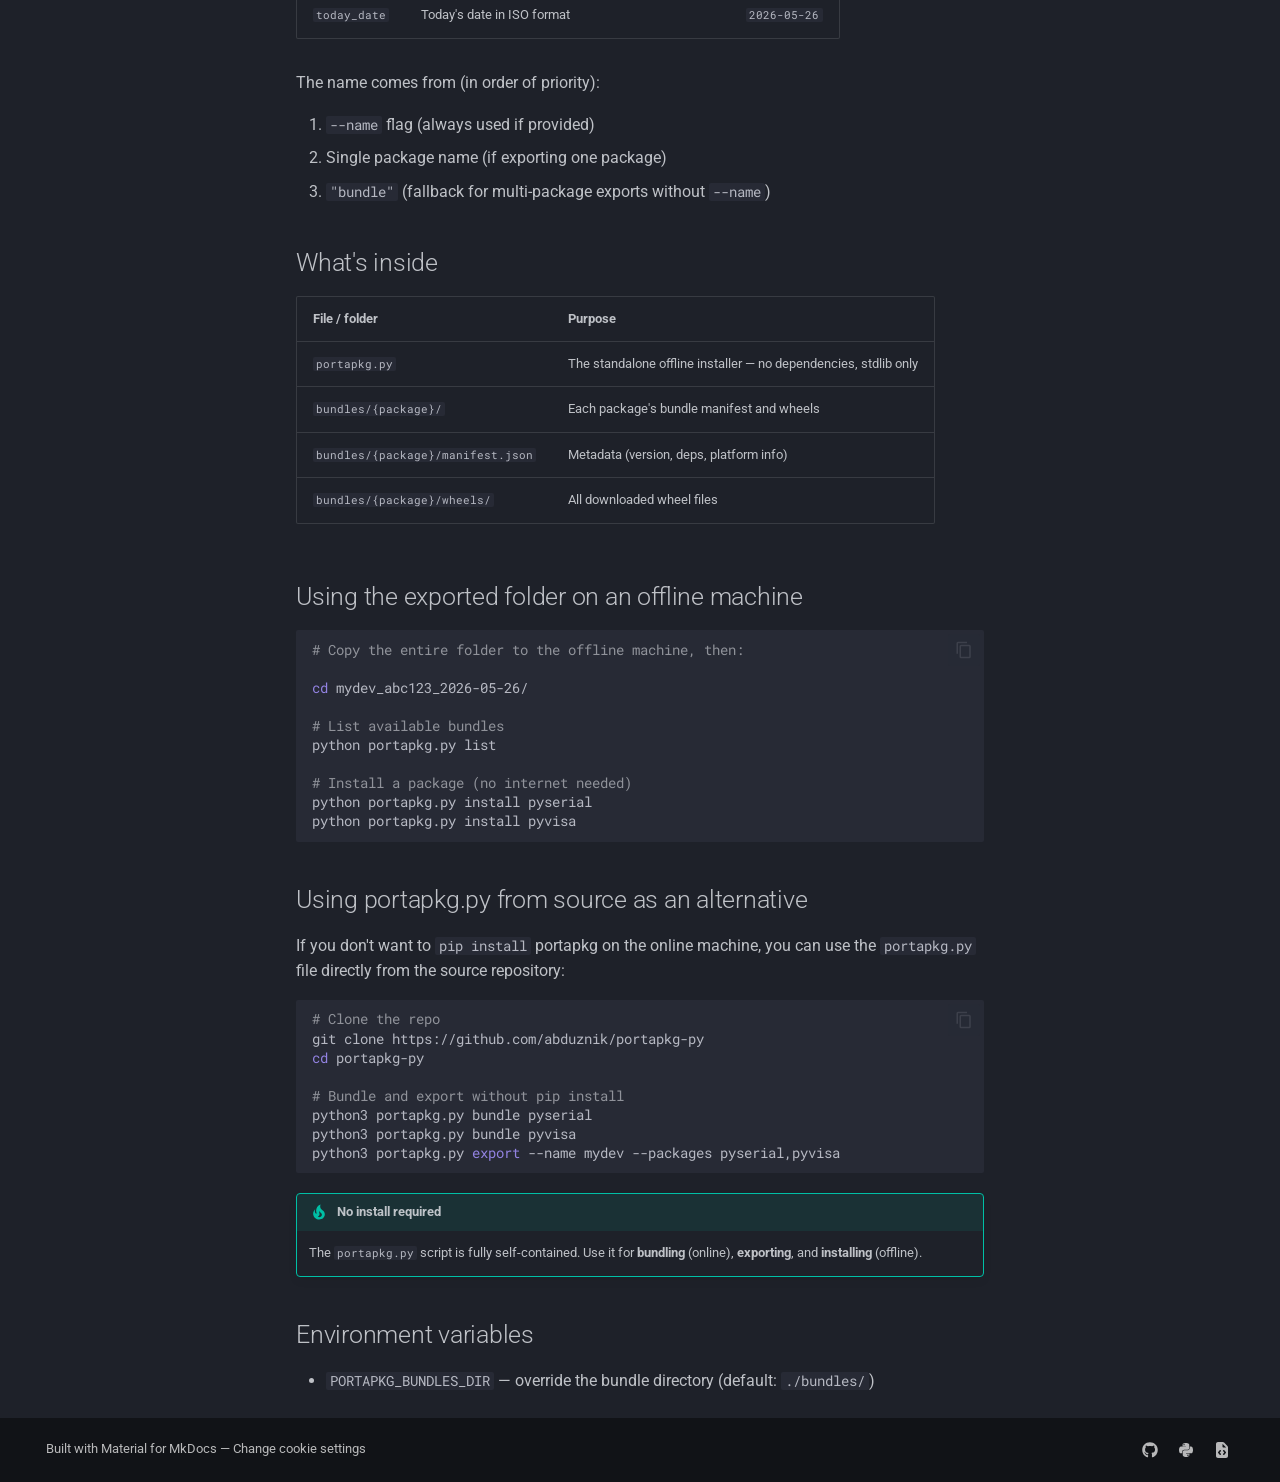
<file: site/export/index.html>
<!doctype html>
<html lang="en" class="no-js">
  <head>
    
      <meta charset="utf-8">
      <meta name="viewport" content="width=device-width,initial-scale=1">
      
        <meta name="description" content="Portable, offline-friendly Python package bundler and installer">
      
      
      
        <link rel="canonical" href="https://abduznik.github.io/portapkg-py/export/">
      
      
        <link rel="prev" href="../standalone/">
      
      
        <link rel="next" href="../realworld/">
      
      
        
      
      
      <link rel="icon" href="../assets/images/favicon.png">
      <meta name="generator" content="mkdocs-1.6.1, mkdocs-material-9.7.6">
    
    
      
        <title>Export bundles - portapkg</title>
      
    
    
      <link rel="stylesheet" href="../assets/stylesheets/main.484c7ddc.min.css">
      
        
        <link rel="stylesheet" href="../assets/stylesheets/palette.ab4e12ef.min.css">
      
      


    
    
      
    
    
      
        
        
        <link rel="preconnect" href="https://fonts.gstatic.com" crossorigin>
        <link rel="stylesheet" href="https://fonts.googleapis.com/css?family=Roboto:300,300i,400,400i,700,700i%7CRoboto+Mono:400,400i,700,700i&display=fallback">
        <style>:root{--md-text-font:"Roboto";--md-code-font:"Roboto Mono"}</style>
      
    
    
    <script>__md_scope=new URL("..",location),__md_hash=e=>[...e].reduce(((e,_)=>(e<<5)-e+_.charCodeAt(0)),0),__md_get=(e,_=localStorage,t=__md_scope)=>JSON.parse(_.getItem(t.pathname+"."+e)),__md_set=(e,_,t=localStorage,a=__md_scope)=>{try{t.setItem(a.pathname+"."+e,JSON.stringify(_))}catch(e){}}</script>
    
      
  


  
  

<script id="__analytics">function __md_analytics(){function e(){dataLayer.push(arguments)}window.dataLayer=window.dataLayer||[],e("js",new Date),e("config",""),document.addEventListener("DOMContentLoaded",(function(){document.forms.search&&document.forms.search.query.addEventListener("blur",(function(){this.value&&e("event","search",{search_term:this.value})}));document$.subscribe((function(){var t=document.forms.feedback;if(void 0!==t)for(var a of t.querySelectorAll("[type=submit]"))a.addEventListener("click",(function(a){a.preventDefault();var n=document.location.pathname,d=this.getAttribute("data-md-value");e("event","feedback",{page:n,data:d}),t.firstElementChild.disabled=!0;var r=t.querySelector(".md-feedback__note [data-md-value='"+d+"']");r&&(r.hidden=!1)})),t.hidden=!1})),location$.subscribe((function(t){e("config","",{page_path:t.pathname})}))}));var t=document.createElement("script");t.async=!0,t.src="https://www.googletagmanager.com/gtag/js?id=",document.getElementById("__analytics").insertAdjacentElement("afterEnd",t)}</script>
  
    <script>"undefined"!=typeof __md_analytics&&__md_analytics()</script>
  

    
    
  </head>
  
  
    
    
    
    
    
    <body dir="ltr" data-md-color-scheme="slate" data-md-color-primary="blue" data-md-color-accent="light-blue">
  
    
    <input class="md-toggle" data-md-toggle="drawer" type="checkbox" id="__drawer" autocomplete="off">
    <input class="md-toggle" data-md-toggle="search" type="checkbox" id="__search" autocomplete="off">
    <label class="md-overlay" for="__drawer"></label>
    <div data-md-component="skip">
      
        
        <a href="#exporting-bundles" class="md-skip">
          Skip to content
        </a>
      
    </div>
    <div data-md-component="announce">
      
    </div>
    
    
      

  

<header class="md-header md-header--shadow" data-md-component="header">
  <nav class="md-header__inner md-grid" aria-label="Header">
    <a href=".." title="portapkg" class="md-header__button md-logo" aria-label="portapkg" data-md-component="logo">
      
  
  <svg xmlns="http://www.w3.org/2000/svg" viewBox="0 0 24 24"><path d="M12 8a3 3 0 0 0 3-3 3 3 0 0 0-3-3 3 3 0 0 0-3 3 3 3 0 0 0 3 3m0 3.54C9.64 9.35 6.5 8 3 8v11c3.5 0 6.64 1.35 9 3.54 2.36-2.19 5.5-3.54 9-3.54V8c-3.5 0-6.64 1.35-9 3.54"/></svg>

    </a>
    <label class="md-header__button md-icon" for="__drawer">
      
      <svg xmlns="http://www.w3.org/2000/svg" viewBox="0 0 24 24"><path d="M3 6h18v2H3zm0 5h18v2H3zm0 5h18v2H3z"/></svg>
    </label>
    <div class="md-header__title" data-md-component="header-title">
      <div class="md-header__ellipsis">
        <div class="md-header__topic">
          <span class="md-ellipsis">
            portapkg
          </span>
        </div>
        <div class="md-header__topic" data-md-component="header-topic">
          <span class="md-ellipsis">
            
              Export bundles
            
          </span>
        </div>
      </div>
    </div>
    
      
    
    
    
    
      
      
        <label class="md-header__button md-icon" for="__search">
          
          <svg xmlns="http://www.w3.org/2000/svg" viewBox="0 0 24 24"><path d="M9.5 3A6.5 6.5 0 0 1 16 9.5c0 1.61-.59 3.09-1.56 4.23l.27.27h.79l5 5-1.5 1.5-5-5v-.79l-.27-.27A6.52 6.52 0 0 1 9.5 16 6.5 6.5 0 0 1 3 9.5 6.5 6.5 0 0 1 9.5 3m0 2C7 5 5 7 5 9.5S7 14 9.5 14 14 12 14 9.5 12 5 9.5 5"/></svg>
        </label>
        <div class="md-search" data-md-component="search" role="dialog">
  <label class="md-search__overlay" for="__search"></label>
  <div class="md-search__inner" role="search">
    <form class="md-search__form" name="search">
      <input type="text" class="md-search__input" name="query" aria-label="Search" placeholder="Search" autocapitalize="off" autocorrect="off" autocomplete="off" spellcheck="false" data-md-component="search-query" required>
      <label class="md-search__icon md-icon" for="__search">
        
        <svg xmlns="http://www.w3.org/2000/svg" viewBox="0 0 24 24"><path d="M9.5 3A6.5 6.5 0 0 1 16 9.5c0 1.61-.59 3.09-1.56 4.23l.27.27h.79l5 5-1.5 1.5-5-5v-.79l-.27-.27A6.52 6.52 0 0 1 9.5 16 6.5 6.5 0 0 1 3 9.5 6.5 6.5 0 0 1 9.5 3m0 2C7 5 5 7 5 9.5S7 14 9.5 14 14 12 14 9.5 12 5 9.5 5"/></svg>
        
        <svg xmlns="http://www.w3.org/2000/svg" viewBox="0 0 24 24"><path d="M20 11v2H8l5.5 5.5-1.42 1.42L4.16 12l7.92-7.92L13.5 5.5 8 11z"/></svg>
      </label>
      <nav class="md-search__options" aria-label="Search">
        
        <button type="reset" class="md-search__icon md-icon" title="Clear" aria-label="Clear" tabindex="-1">
          
          <svg xmlns="http://www.w3.org/2000/svg" viewBox="0 0 24 24"><path d="M19 6.41 17.59 5 12 10.59 6.41 5 5 6.41 10.59 12 5 17.59 6.41 19 12 13.41 17.59 19 19 17.59 13.41 12z"/></svg>
        </button>
      </nav>
      
        <div class="md-search__suggest" data-md-component="search-suggest"></div>
      
    </form>
    <div class="md-search__output">
      <div class="md-search__scrollwrap" tabindex="0" data-md-scrollfix>
        <div class="md-search-result" data-md-component="search-result">
          <div class="md-search-result__meta">
            Initializing search
          </div>
          <ol class="md-search-result__list" role="presentation"></ol>
        </div>
      </div>
    </div>
  </div>
</div>
      
    
    
      <div class="md-header__source">
        <a href="https://github.com/abduznik/portapkg-py" title="Go to repository" class="md-source" data-md-component="source">
  <div class="md-source__icon md-icon">
    
    <svg xmlns="http://www.w3.org/2000/svg" viewBox="0 0 448 512"><!--! Font Awesome Free 7.1.0 by @fontawesome - https://fontawesome.com License - https://fontawesome.com/license/free (Icons: CC BY 4.0, Fonts: SIL OFL 1.1, Code: MIT License) Copyright 2025 Fonticons, Inc.--><path d="M439.6 236.1 244 40.5c-5.4-5.5-12.8-8.5-20.4-8.5s-15 3-20.4 8.4L162.5 81l51.5 51.5c27.1-9.1 52.7 16.8 43.4 43.7l49.7 49.7c34.2-11.8 61.2 31 35.5 56.7-26.5 26.5-70.2-2.9-56-37.3L240.3 199v121.9c25.3 12.5 22.3 41.8 9.1 55-6.4 6.4-15.2 10.1-24.3 10.1s-17.8-3.6-24.3-10.1c-17.6-17.6-11.1-46.9 11.2-56v-123c-20.8-8.5-24.6-30.7-18.6-45L142.6 101 8.5 235.1C3 240.6 0 247.9 0 255.5s3 15 8.5 20.4l195.6 195.7c5.4 5.4 12.7 8.4 20.4 8.4s15-3 20.4-8.4l194.7-194.7c5.4-5.4 8.4-12.8 8.4-20.4s-3-15-8.4-20.4"/></svg>
  </div>
  <div class="md-source__repository">
    abduznik/portapkg-py
  </div>
</a>
      </div>
    
  </nav>
  
</header>
    
    <div class="md-container" data-md-component="container">
      
      
        
          
        
      
      <main class="md-main" data-md-component="main">
        <div class="md-main__inner md-grid">
          
            
              
              <div class="md-sidebar md-sidebar--primary" data-md-component="sidebar" data-md-type="navigation" >
                <div class="md-sidebar__scrollwrap">
                  <div class="md-sidebar__inner">
                    



<nav class="md-nav md-nav--primary" aria-label="Navigation" data-md-level="0">
  <label class="md-nav__title" for="__drawer">
    <a href=".." title="portapkg" class="md-nav__button md-logo" aria-label="portapkg" data-md-component="logo">
      
  
  <svg xmlns="http://www.w3.org/2000/svg" viewBox="0 0 24 24"><path d="M12 8a3 3 0 0 0 3-3 3 3 0 0 0-3-3 3 3 0 0 0-3 3 3 3 0 0 0 3 3m0 3.54C9.64 9.35 6.5 8 3 8v11c3.5 0 6.64 1.35 9 3.54 2.36-2.19 5.5-3.54 9-3.54V8c-3.5 0-6.64 1.35-9 3.54"/></svg>

    </a>
    portapkg
  </label>
  
    <div class="md-nav__source">
      <a href="https://github.com/abduznik/portapkg-py" title="Go to repository" class="md-source" data-md-component="source">
  <div class="md-source__icon md-icon">
    
    <svg xmlns="http://www.w3.org/2000/svg" viewBox="0 0 448 512"><!--! Font Awesome Free 7.1.0 by @fontawesome - https://fontawesome.com License - https://fontawesome.com/license/free (Icons: CC BY 4.0, Fonts: SIL OFL 1.1, Code: MIT License) Copyright 2025 Fonticons, Inc.--><path d="M439.6 236.1 244 40.5c-5.4-5.5-12.8-8.5-20.4-8.5s-15 3-20.4 8.4L162.5 81l51.5 51.5c27.1-9.1 52.7 16.8 43.4 43.7l49.7 49.7c34.2-11.8 61.2 31 35.5 56.7-26.5 26.5-70.2-2.9-56-37.3L240.3 199v121.9c25.3 12.5 22.3 41.8 9.1 55-6.4 6.4-15.2 10.1-24.3 10.1s-17.8-3.6-24.3-10.1c-17.6-17.6-11.1-46.9 11.2-56v-123c-20.8-8.5-24.6-30.7-18.6-45L142.6 101 8.5 235.1C3 240.6 0 247.9 0 255.5s3 15 8.5 20.4l195.6 195.7c5.4 5.4 12.7 8.4 20.4 8.4s15-3 20.4-8.4l194.7-194.7c5.4-5.4 8.4-12.8 8.4-20.4s-3-15-8.4-20.4"/></svg>
  </div>
  <div class="md-source__repository">
    abduznik/portapkg-py
  </div>
</a>
    </div>
  
  <ul class="md-nav__list" data-md-scrollfix>
    
      
      
  
  
  
  
    <li class="md-nav__item">
      <a href=".." class="md-nav__link">
        
  
  
  <span class="md-ellipsis">
    
  
    Home
  

    
  </span>
  
  

      </a>
    </li>
  

    
      
      
  
  
    
  
  
  
    
    
      
        
      
        
      
        
      
        
      
        
      
    
    
    
      
        
        
      
    
    
    <li class="md-nav__item md-nav__item--active md-nav__item--section md-nav__item--nested">
      
        
        
        <input class="md-nav__toggle md-toggle " type="checkbox" id="__nav_2" checked>
        
          
          <label class="md-nav__link" for="__nav_2" id="__nav_2_label" tabindex="">
            
  
  
  <span class="md-ellipsis">
    
  
    Usage
  

    
  </span>
  
  

            <span class="md-nav__icon md-icon"></span>
          </label>
        
        <nav class="md-nav" data-md-level="1" aria-labelledby="__nav_2_label" aria-expanded="true">
          <label class="md-nav__title" for="__nav_2">
            <span class="md-nav__icon md-icon"></span>
            
  
    Usage
  

          </label>
          <ul class="md-nav__list" data-md-scrollfix>
            
              
                
  
  
  
  
    <li class="md-nav__item">
      <a href="../usage/" class="md-nav__link">
        
  
  
  <span class="md-ellipsis">
    
  
    Getting started
  

    
  </span>
  
  

      </a>
    </li>
  

              
            
              
                
  
  
  
  
    <li class="md-nav__item">
      <a href="../cli/" class="md-nav__link">
        
  
  
  <span class="md-ellipsis">
    
  
    CLI reference
  

    
  </span>
  
  

      </a>
    </li>
  

              
            
              
                
  
  
  
  
    <li class="md-nav__item">
      <a href="../standalone/" class="md-nav__link">
        
  
  
  <span class="md-ellipsis">
    
  
    Standalone script
  

    
  </span>
  
  

      </a>
    </li>
  

              
            
              
                
  
  
    
  
  
  
    <li class="md-nav__item md-nav__item--active">
      
      <input class="md-nav__toggle md-toggle" type="checkbox" id="__toc">
      
      
        
      
      
        <label class="md-nav__link md-nav__link--active" for="__toc">
          
  
  
  <span class="md-ellipsis">
    
  
    Export bundles
  

    
  </span>
  
  

          <span class="md-nav__icon md-icon"></span>
        </label>
      
      <a href="./" class="md-nav__link md-nav__link--active">
        
  
  
  <span class="md-ellipsis">
    
  
    Export bundles
  

    
  </span>
  
  

      </a>
      
        

<nav class="md-nav md-nav--secondary" aria-label="Table of contents">
  
  
  
    
  
  
    <label class="md-nav__title" for="__toc">
      <span class="md-nav__icon md-icon"></span>
      Table of contents
    </label>
    <ul class="md-nav__list" data-md-component="toc" data-md-scrollfix>
      
        <li class="md-nav__item">
  <a href="#why-export" class="md-nav__link">
    <span class="md-ellipsis">
      
        Why export?
      
    </span>
  </a>
  
</li>
      
        <li class="md-nav__item">
  <a href="#usage" class="md-nav__link">
    <span class="md-ellipsis">
      
        Usage
      
    </span>
  </a>
  
    <nav class="md-nav" aria-label="Usage">
      <ul class="md-nav__list">
        
          <li class="md-nav__item">
  <a href="#export-a-single-package" class="md-nav__link">
    <span class="md-ellipsis">
      
        Export a single package
      
    </span>
  </a>
  
</li>
        
          <li class="md-nav__item">
  <a href="#export-multiple-packages-under-a-custom-name" class="md-nav__link">
    <span class="md-ellipsis">
      
        Export multiple packages under a custom name
      
    </span>
  </a>
  
</li>
        
          <li class="md-nav__item">
  <a href="#export-multiple-packages-with-auto-generated-name" class="md-nav__link">
    <span class="md-ellipsis">
      
        Export multiple packages with auto-generated name
      
    </span>
  </a>
  
</li>
        
          <li class="md-nav__item">
  <a href="#export-to-a-specific-directory" class="md-nav__link">
    <span class="md-ellipsis">
      
        Export to a specific directory
      
    </span>
  </a>
  
</li>
        
      </ul>
    </nav>
  
</li>
      
        <li class="md-nav__item">
  <a href="#how-the-folder-is-named" class="md-nav__link">
    <span class="md-ellipsis">
      
        How the folder is named
      
    </span>
  </a>
  
</li>
      
        <li class="md-nav__item">
  <a href="#whats-inside" class="md-nav__link">
    <span class="md-ellipsis">
      
        What's inside
      
    </span>
  </a>
  
</li>
      
        <li class="md-nav__item">
  <a href="#using-the-exported-folder-on-an-offline-machine" class="md-nav__link">
    <span class="md-ellipsis">
      
        Using the exported folder on an offline machine
      
    </span>
  </a>
  
</li>
      
        <li class="md-nav__item">
  <a href="#using-portapkgpy-from-source-as-an-alternative" class="md-nav__link">
    <span class="md-ellipsis">
      
        Using portapkg.py from source as an alternative
      
    </span>
  </a>
  
</li>
      
        <li class="md-nav__item">
  <a href="#environment-variables" class="md-nav__link">
    <span class="md-ellipsis">
      
        Environment variables
      
    </span>
  </a>
  
</li>
      
    </ul>
  
</nav>
      
    </li>
  

              
            
              
                
  
  
  
  
    <li class="md-nav__item">
      <a href="../realworld/" class="md-nav__link">
        
  
  
  <span class="md-ellipsis">
    
  
    Real-world example
  

    
  </span>
  
  

      </a>
    </li>
  

              
            
          </ul>
        </nav>
      
    </li>
  

    
      
      
  
  
  
  
    
    
      
        
      
    
    
    
      
        
        
      
    
    
    <li class="md-nav__item md-nav__item--section md-nav__item--nested">
      
        
        
        <input class="md-nav__toggle md-toggle " type="checkbox" id="__nav_3" >
        
          
          <label class="md-nav__link" for="__nav_3" id="__nav_3_label" tabindex="">
            
  
  
  <span class="md-ellipsis">
    
  
    Reference
  

    
  </span>
  
  

            <span class="md-nav__icon md-icon"></span>
          </label>
        
        <nav class="md-nav" data-md-level="1" aria-labelledby="__nav_3_label" aria-expanded="false">
          <label class="md-nav__title" for="__nav_3">
            <span class="md-nav__icon md-icon"></span>
            
  
    Reference
  

          </label>
          <ul class="md-nav__list" data-md-scrollfix>
            
              
                
  
  
  
  
    <li class="md-nav__item">
      <a href="../configuration/" class="md-nav__link">
        
  
  
  <span class="md-ellipsis">
    
  
    Configuration
  

    
  </span>
  
  

      </a>
    </li>
  

              
            
          </ul>
        </nav>
      
    </li>
  

    
      
      
  
  
  
  
    <li class="md-nav__item">
      <a href="../troubleshooting/" class="md-nav__link">
        
  
  
  <span class="md-ellipsis">
    
  
    Troubleshooting
  

    
  </span>
  
  

      </a>
    </li>
  

    
      
      
  
  
  
  
    <li class="md-nav__item">
      <a href="../faq/" class="md-nav__link">
        
  
  
  <span class="md-ellipsis">
    
  
    FAQ
  

    
  </span>
  
  

      </a>
    </li>
  

    
      
      
  
  
  
  
    <li class="md-nav__item">
      <a href="../development/" class="md-nav__link">
        
  
  
  <span class="md-ellipsis">
    
  
    Development
  

    
  </span>
  
  

      </a>
    </li>
  

    
      
      
  
  
  
  
    <li class="md-nav__item">
      <a href="../changelog/" class="md-nav__link">
        
  
  
  <span class="md-ellipsis">
    
  
    Changelog
  

    
  </span>
  
  

      </a>
    </li>
  

    
  </ul>
</nav>
                  </div>
                </div>
              </div>
            
            
              
              <div class="md-sidebar md-sidebar--secondary" data-md-component="sidebar" data-md-type="toc" >
                <div class="md-sidebar__scrollwrap">
                  <div class="md-sidebar__inner">
                    

<nav class="md-nav md-nav--secondary" aria-label="Table of contents">
  
  
  
    
  
  
    <label class="md-nav__title" for="__toc">
      <span class="md-nav__icon md-icon"></span>
      Table of contents
    </label>
    <ul class="md-nav__list" data-md-component="toc" data-md-scrollfix>
      
        <li class="md-nav__item">
  <a href="#why-export" class="md-nav__link">
    <span class="md-ellipsis">
      
        Why export?
      
    </span>
  </a>
  
</li>
      
        <li class="md-nav__item">
  <a href="#usage" class="md-nav__link">
    <span class="md-ellipsis">
      
        Usage
      
    </span>
  </a>
  
    <nav class="md-nav" aria-label="Usage">
      <ul class="md-nav__list">
        
          <li class="md-nav__item">
  <a href="#export-a-single-package" class="md-nav__link">
    <span class="md-ellipsis">
      
        Export a single package
      
    </span>
  </a>
  
</li>
        
          <li class="md-nav__item">
  <a href="#export-multiple-packages-under-a-custom-name" class="md-nav__link">
    <span class="md-ellipsis">
      
        Export multiple packages under a custom name
      
    </span>
  </a>
  
</li>
        
          <li class="md-nav__item">
  <a href="#export-multiple-packages-with-auto-generated-name" class="md-nav__link">
    <span class="md-ellipsis">
      
        Export multiple packages with auto-generated name
      
    </span>
  </a>
  
</li>
        
          <li class="md-nav__item">
  <a href="#export-to-a-specific-directory" class="md-nav__link">
    <span class="md-ellipsis">
      
        Export to a specific directory
      
    </span>
  </a>
  
</li>
        
      </ul>
    </nav>
  
</li>
      
        <li class="md-nav__item">
  <a href="#how-the-folder-is-named" class="md-nav__link">
    <span class="md-ellipsis">
      
        How the folder is named
      
    </span>
  </a>
  
</li>
      
        <li class="md-nav__item">
  <a href="#whats-inside" class="md-nav__link">
    <span class="md-ellipsis">
      
        What's inside
      
    </span>
  </a>
  
</li>
      
        <li class="md-nav__item">
  <a href="#using-the-exported-folder-on-an-offline-machine" class="md-nav__link">
    <span class="md-ellipsis">
      
        Using the exported folder on an offline machine
      
    </span>
  </a>
  
</li>
      
        <li class="md-nav__item">
  <a href="#using-portapkgpy-from-source-as-an-alternative" class="md-nav__link">
    <span class="md-ellipsis">
      
        Using portapkg.py from source as an alternative
      
    </span>
  </a>
  
</li>
      
        <li class="md-nav__item">
  <a href="#environment-variables" class="md-nav__link">
    <span class="md-ellipsis">
      
        Environment variables
      
    </span>
  </a>
  
</li>
      
    </ul>
  
</nav>
                  </div>
                </div>
              </div>
            
          
          
            <div class="md-content" data-md-component="content">
              
                



  


  <nav class="md-path" aria-label="Navigation" >
    <ol class="md-path__list">
      
        
  
  
    <li class="md-path__item">
      <a href=".." class="md-path__link">
        
  <span class="md-ellipsis">
    Home
  </span>

      </a>
    </li>
  

      
      
        
  
  
    
    
      <li class="md-path__item">
        <a href="../usage/" class="md-path__link">
          
  <span class="md-ellipsis">
    Usage
  </span>

        </a>
      </li>
    
  

      
    </ol>
  </nav>

              
              <article class="md-content__inner md-typeset">
                
                  


  
  


<h1 id="exporting-bundles">Exporting bundles<a class="headerlink" href="#exporting-bundles" title="Permanent link">&para;</a></h1>
<p>The <code>export</code> command packages one or more bundles together with the standalone
installer into a single portable folder — ready to copy to a USB drive and ship.</p>
<h2 id="why-export">Why export?<a class="headerlink" href="#why-export" title="Permanent link">&para;</a></h2>
<p>Instead of manually copying <code>portapkg.py</code> and the <code>bundles/</code> directory, <code>export</code>
creates a tidy, timestamped folder that includes everything the offline machine
needs:</p>
<div class="highlight"><pre><span></span><code><a id="__codelineno-0-1" name="__codelineno-0-1" href="#__codelineno-0-1"></a>mydev_a3f2e6_2026-05-26/
<a id="__codelineno-0-2" name="__codelineno-0-2" href="#__codelineno-0-2"></a>├── portapkg.py          ← standalone installer (stdlib only)
<a id="__codelineno-0-3" name="__codelineno-0-3" href="#__codelineno-0-3"></a>└── bundles/
<a id="__codelineno-0-4" name="__codelineno-0-4" href="#__codelineno-0-4"></a>    ├── pyserial/
<a id="__codelineno-0-5" name="__codelineno-0-5" href="#__codelineno-0-5"></a>    │   ├── manifest.json
<a id="__codelineno-0-6" name="__codelineno-0-6" href="#__codelineno-0-6"></a>    │   └── wheels/
<a id="__codelineno-0-7" name="__codelineno-0-7" href="#__codelineno-0-7"></a>    └── pyvisa/
<a id="__codelineno-0-8" name="__codelineno-0-8" href="#__codelineno-0-8"></a>        ├── manifest.json
<a id="__codelineno-0-9" name="__codelineno-0-9" href="#__codelineno-0-9"></a>        └── wheels/
</code></pre></div>
<h2 id="usage">Usage<a class="headerlink" href="#usage" title="Permanent link">&para;</a></h2>
<p>You must have already <a href="../usage/#bundling-packages">bundled</a> the packages before
exporting them.</p>
<h3 id="export-a-single-package">Export a single package<a class="headerlink" href="#export-a-single-package" title="Permanent link">&para;</a></h3>
<div class="highlight"><pre><span></span><code><a id="__codelineno-1-1" name="__codelineno-1-1" href="#__codelineno-1-1"></a>portapkg<span class="w"> </span><span class="nb">export</span><span class="w"> </span>pyserial
<a id="__codelineno-1-2" name="__codelineno-1-2" href="#__codelineno-1-2"></a><span class="c1"># Creates: pyserial_abc123_2026-05-26/</span>
</code></pre></div>
<h3 id="export-multiple-packages-under-a-custom-name">Export multiple packages under a custom name<a class="headerlink" href="#export-multiple-packages-under-a-custom-name" title="Permanent link">&para;</a></h3>
<div class="highlight"><pre><span></span><code><a id="__codelineno-2-1" name="__codelineno-2-1" href="#__codelineno-2-1"></a>portapkg<span class="w"> </span><span class="nb">export</span><span class="w"> </span>--name<span class="w"> </span>mydev<span class="w"> </span>--packages<span class="w"> </span>pyserial,pyvisa,pyvisa-py
<a id="__codelineno-2-2" name="__codelineno-2-2" href="#__codelineno-2-2"></a><span class="c1"># Creates: mydev_abc123_2026-05-26/</span>
</code></pre></div>
<h3 id="export-multiple-packages-with-auto-generated-name">Export multiple packages with auto-generated name<a class="headerlink" href="#export-multiple-packages-with-auto-generated-name" title="Permanent link">&para;</a></h3>
<div class="highlight"><pre><span></span><code><a id="__codelineno-3-1" name="__codelineno-3-1" href="#__codelineno-3-1"></a>portapkg<span class="w"> </span><span class="nb">export</span><span class="w"> </span>--packages<span class="w"> </span>pyserial,pyvisa
<a id="__codelineno-3-2" name="__codelineno-3-2" href="#__codelineno-3-2"></a><span class="c1"># Creates: bundle_abc123_2026-05-26/</span>
</code></pre></div>
<h3 id="export-to-a-specific-directory">Export to a specific directory<a class="headerlink" href="#export-to-a-specific-directory" title="Permanent link">&para;</a></h3>
<div class="highlight"><pre><span></span><code><a id="__codelineno-4-1" name="__codelineno-4-1" href="#__codelineno-4-1"></a>portapkg<span class="w"> </span><span class="nb">export</span><span class="w"> </span>--name<span class="w"> </span>mydev<span class="w"> </span>--packages<span class="w"> </span>pyserial,pyvisa<span class="w"> </span>--output<span class="w"> </span>./dist
</code></pre></div>
<h2 id="how-the-folder-is-named">How the folder is named<a class="headerlink" href="#how-the-folder-is-named" title="Permanent link">&para;</a></h2>
<p>The export folder is named automatically as:</p>
<div class="highlight"><pre><span></span><code><a id="__codelineno-5-1" name="__codelineno-5-1" href="#__codelineno-5-1"></a>{name}_{short_id}_{today_date}
</code></pre></div>
<table>
<thead>
<tr>
<th>Part</th>
<th>Description</th>
<th>Example</th>
</tr>
</thead>
<tbody>
<tr>
<td><code>name</code></td>
<td>The export name (<code>--name</code>, package, or <code>"bundle"</code>)</td>
<td><code>mydev</code></td>
</tr>
<tr>
<td><code>short_id</code></td>
<td>A random 6-character hex string</td>
<td><code>a3f2e6</code></td>
</tr>
<tr>
<td><code>today_date</code></td>
<td>Today's date in ISO format</td>
<td><code>2026-05-26</code></td>
</tr>
</tbody>
</table>
<p>The name comes from (in order of priority):</p>
<ol>
<li><code>--name</code> flag (always used if provided)</li>
<li>Single package name (if exporting one package)</li>
<li><code>"bundle"</code> (fallback for multi-package exports without <code>--name</code>)</li>
</ol>
<h2 id="whats-inside">What's inside<a class="headerlink" href="#whats-inside" title="Permanent link">&para;</a></h2>
<table>
<thead>
<tr>
<th>File / folder</th>
<th>Purpose</th>
</tr>
</thead>
<tbody>
<tr>
<td><code>portapkg.py</code></td>
<td>The standalone offline installer — no dependencies, stdlib only</td>
</tr>
<tr>
<td><code>bundles/{package}/</code></td>
<td>Each package's bundle manifest and wheels</td>
</tr>
<tr>
<td><code>bundles/{package}/manifest.json</code></td>
<td>Metadata (version, deps, platform info)</td>
</tr>
<tr>
<td><code>bundles/{package}/wheels/</code></td>
<td>All downloaded wheel files</td>
</tr>
</tbody>
</table>
<h2 id="using-the-exported-folder-on-an-offline-machine">Using the exported folder on an offline machine<a class="headerlink" href="#using-the-exported-folder-on-an-offline-machine" title="Permanent link">&para;</a></h2>
<div class="highlight"><pre><span></span><code><a id="__codelineno-6-1" name="__codelineno-6-1" href="#__codelineno-6-1"></a><span class="c1"># Copy the entire folder to the offline machine, then:</span>
<a id="__codelineno-6-2" name="__codelineno-6-2" href="#__codelineno-6-2"></a>
<a id="__codelineno-6-3" name="__codelineno-6-3" href="#__codelineno-6-3"></a><span class="nb">cd</span><span class="w"> </span>mydev_abc123_2026-05-26/
<a id="__codelineno-6-4" name="__codelineno-6-4" href="#__codelineno-6-4"></a>
<a id="__codelineno-6-5" name="__codelineno-6-5" href="#__codelineno-6-5"></a><span class="c1"># List available bundles</span>
<a id="__codelineno-6-6" name="__codelineno-6-6" href="#__codelineno-6-6"></a>python<span class="w"> </span>portapkg.py<span class="w"> </span>list
<a id="__codelineno-6-7" name="__codelineno-6-7" href="#__codelineno-6-7"></a>
<a id="__codelineno-6-8" name="__codelineno-6-8" href="#__codelineno-6-8"></a><span class="c1"># Install a package (no internet needed)</span>
<a id="__codelineno-6-9" name="__codelineno-6-9" href="#__codelineno-6-9"></a>python<span class="w"> </span>portapkg.py<span class="w"> </span>install<span class="w"> </span>pyserial
<a id="__codelineno-6-10" name="__codelineno-6-10" href="#__codelineno-6-10"></a>python<span class="w"> </span>portapkg.py<span class="w"> </span>install<span class="w"> </span>pyvisa
</code></pre></div>
<h2 id="using-portapkgpy-from-source-as-an-alternative">Using portapkg.py from source as an alternative<a class="headerlink" href="#using-portapkgpy-from-source-as-an-alternative" title="Permanent link">&para;</a></h2>
<p>If you don't want to <code>pip install</code> portapkg on the online machine, you can
use the <code>portapkg.py</code> file directly from the source repository:</p>
<div class="highlight"><pre><span></span><code><a id="__codelineno-7-1" name="__codelineno-7-1" href="#__codelineno-7-1"></a><span class="c1"># Clone the repo</span>
<a id="__codelineno-7-2" name="__codelineno-7-2" href="#__codelineno-7-2"></a>git<span class="w"> </span>clone<span class="w"> </span>https://github.com/abduznik/portapkg-py
<a id="__codelineno-7-3" name="__codelineno-7-3" href="#__codelineno-7-3"></a><span class="nb">cd</span><span class="w"> </span>portapkg-py
<a id="__codelineno-7-4" name="__codelineno-7-4" href="#__codelineno-7-4"></a>
<a id="__codelineno-7-5" name="__codelineno-7-5" href="#__codelineno-7-5"></a><span class="c1"># Bundle and export without pip install</span>
<a id="__codelineno-7-6" name="__codelineno-7-6" href="#__codelineno-7-6"></a>python3<span class="w"> </span>portapkg.py<span class="w"> </span>bundle<span class="w"> </span>pyserial
<a id="__codelineno-7-7" name="__codelineno-7-7" href="#__codelineno-7-7"></a>python3<span class="w"> </span>portapkg.py<span class="w"> </span>bundle<span class="w"> </span>pyvisa
<a id="__codelineno-7-8" name="__codelineno-7-8" href="#__codelineno-7-8"></a>python3<span class="w"> </span>portapkg.py<span class="w"> </span><span class="nb">export</span><span class="w"> </span>--name<span class="w"> </span>mydev<span class="w"> </span>--packages<span class="w"> </span>pyserial,pyvisa
</code></pre></div>
<div class="admonition tip">
<p class="admonition-title">No install required</p>
<p>The <code>portapkg.py</code> script is fully self-contained. Use it for <strong>bundling</strong>
(online), <strong>exporting</strong>, and <strong>installing</strong> (offline).</p>
</div>
<h2 id="environment-variables">Environment variables<a class="headerlink" href="#environment-variables" title="Permanent link">&para;</a></h2>
<ul>
<li><code>PORTAPKG_BUNDLES_DIR</code> — override the bundle directory (default: <code>./bundles/</code>)</li>
</ul>









  




                
              </article>
            </div>
          
          
  <script>var tabs=__md_get("__tabs");if(Array.isArray(tabs))e:for(var set of document.querySelectorAll(".tabbed-set")){var labels=set.querySelector(".tabbed-labels");for(var tab of tabs)for(var label of labels.getElementsByTagName("label"))if(label.innerText.trim()===tab){var input=document.getElementById(label.htmlFor);input.checked=!0;continue e}}</script>

<script>var target=document.getElementById(location.hash.slice(1));target&&target.name&&(target.checked=target.name.startsWith("__tabbed_"))</script>
        </div>
        
          <button type="button" class="md-top md-icon" data-md-component="top" hidden>
  
  <svg xmlns="http://www.w3.org/2000/svg" viewBox="0 0 24 24"><path d="M13 20h-2V8l-5.5 5.5-1.42-1.42L12 4.16l7.92 7.92-1.42 1.42L13 8z"/></svg>
  Back to top
</button>
        
      </main>
      
        <footer class="md-footer">
  
  <div class="md-footer-meta md-typeset">
    <div class="md-footer-meta__inner md-grid">
      <div class="md-copyright">
  
    <div class="md-copyright__highlight">
      Built with <a href="https://squidfunk.github.io/mkdocs-material/" target="_blank">Material for MkDocs</a> &mdash;
<a href="#__consent">Change cookie settings</a>

    </div>
  
  
</div>
      
        
<div class="md-social">
  
    
    
    
    
      
      
    
    <a href="https://github.com/abduznik/portapkg-py" target="_blank" rel="noopener" title="github.com" class="md-social__link">
      <svg xmlns="http://www.w3.org/2000/svg" viewBox="0 0 512 512"><!--! Font Awesome Free 7.1.0 by @fontawesome - https://fontawesome.com License - https://fontawesome.com/license/free (Icons: CC BY 4.0, Fonts: SIL OFL 1.1, Code: MIT License) Copyright 2025 Fonticons, Inc.--><path d="M173.9 397.4c0 2-2.3 3.6-5.2 3.6-3.3.3-5.6-1.3-5.6-3.6 0-2 2.3-3.6 5.2-3.6 3-.3 5.6 1.3 5.6 3.6m-31.1-4.5c-.7 2 1.3 4.3 4.3 4.9 2.6 1 5.6 0 6.2-2s-1.3-4.3-4.3-5.2c-2.6-.7-5.5.3-6.2 2.3m44.2-1.7c-2.9.7-4.9 2.6-4.6 4.9.3 2 2.9 3.3 5.9 2.6 2.9-.7 4.9-2.6 4.6-4.6-.3-1.9-3-3.2-5.9-2.9M252.8 8C114.1 8 8 113.3 8 252c0 110.9 69.8 205.8 169.5 239.2 12.8 2.3 17.3-5.6 17.3-12.1 0-6.2-.3-40.4-.3-61.4 0 0-70 15-84.7-29.8 0 0-11.4-29.1-27.8-36.6 0 0-22.9-15.7 1.6-15.4 0 0 24.9 2 38.6 25.8 21.9 38.6 58.6 27.5 72.9 20.9 2.3-16 8.8-27.1 16-33.7-55.9-6.2-112.3-14.3-112.3-110.5 0-27.5 7.6-41.3 23.6-58.9-2.6-6.5-11.1-33.3 2.6-67.9 20.9-6.5 69 27 69 27 20-5.6 41.5-8.5 62.8-8.5s42.8 2.9 62.8 8.5c0 0 48.1-33.6 69-27 13.7 34.7 5.2 61.4 2.6 67.9 16 17.7 25.8 31.5 25.8 58.9 0 96.5-58.9 104.2-114.8 110.5 9.2 7.9 17 22.9 17 46.4 0 33.7-.3 75.4-.3 83.6 0 6.5 4.6 14.4 17.3 12.1C436.2 457.8 504 362.9 504 252 504 113.3 391.5 8 252.8 8M105.2 352.9c-1.3 1-1 3.3.7 5.2 1.6 1.6 3.9 2.3 5.2 1 1.3-1 1-3.3-.7-5.2-1.6-1.6-3.9-2.3-5.2-1m-10.8-8.1c-.7 1.3.3 2.9 2.3 3.9 1.6 1 3.6.7 4.3-.7.7-1.3-.3-2.9-2.3-3.9-2-.6-3.6-.3-4.3.7m32.4 35.6c-1.6 1.3-1 4.3 1.3 6.2 2.3 2.3 5.2 2.6 6.5 1 1.3-1.3.7-4.3-1.3-6.2-2.2-2.3-5.2-2.6-6.5-1m-11.4-14.7c-1.6 1-1.6 3.6 0 5.9s4.3 3.3 5.6 2.3c1.6-1.3 1.6-3.9 0-6.2-1.4-2.3-4-3.3-5.6-2"/></svg>
    </a>
  
    
    
    
    
      
      
    
    <a href="https://pypi.org/project/portapkg/" target="_blank" rel="noopener" title="pypi.org" class="md-social__link">
      <svg xmlns="http://www.w3.org/2000/svg" viewBox="0 0 448 512"><!--! Font Awesome Free 7.1.0 by @fontawesome - https://fontawesome.com License - https://fontawesome.com/license/free (Icons: CC BY 4.0, Fonts: SIL OFL 1.1, Code: MIT License) Copyright 2025 Fonticons, Inc.--><path d="M439.8 200.5c-7.7-30.9-22.3-54.2-53.4-54.2h-40.1v47.4c0 36.8-31.2 67.8-66.8 67.8H172.7c-29.2 0-53.4 25-53.4 54.3v101.8c0 29 25.2 46 53.4 54.3 33.8 9.9 66.3 11.7 106.8 0 26.9-7.8 53.4-23.5 53.4-54.3v-40.7H226.2v-13.6h160.2c31.1 0 42.6-21.7 53.4-54.2 11.2-33.5 10.7-65.7 0-108.6M286.2 444.7a20.4 20.4 0 1 1 0-40.7 20.4 20.4 0 1 1 0 40.7M167.8 248.1h106.8c29.7 0 53.4-24.5 53.4-54.3V91.9c0-29-24.4-50.7-53.4-55.6-35.8-5.9-74.7-5.6-106.8.1-45.2 8-53.4 24.7-53.4 55.6v40.7h106.9v13.6h-147c-31.1 0-58.3 18.7-66.8 54.2-9.8 40.7-10.2 66.1 0 108.6 7.6 31.6 25.7 54.2 56.8 54.2H101v-48.8c0-35.3 30.5-66.4 66.8-66.4m-6.6-183.4a20.4 20.4 0 1 1 0 40.8 20.4 20.4 0 1 1 0-40.8"/></svg>
    </a>
  
    
    
    
    
      
      
    
    <a href="https://github.com/abduznik/portapkg-py/blob/main/portapkg.py" target="_blank" rel="noopener" title="github.com" class="md-social__link">
      <svg xmlns="http://www.w3.org/2000/svg" viewBox="0 0 384 512"><!--! Font Awesome Free 7.1.0 by @fontawesome - https://fontawesome.com License - https://fontawesome.com/license/free (Icons: CC BY 4.0, Fonts: SIL OFL 1.1, Code: MIT License) Copyright 2025 Fonticons, Inc.--><path d="M0 64C0 28.7 28.7 0 64 0h149.5c17 0 33.3 6.7 45.3 18.7l106.5 106.6c12 12 18.7 28.3 18.7 45.3V448c0 35.3-28.7 64-64 64H64c-35.3 0-64-28.7-64-64zm208-5.5V152c0 13.3 10.7 24 24 24h93.5zm-53.8 237.1c8.6-10.1 7.5-25.2-2.6-33.8s-25.2-7.5-33.8 2.6l-48 56c-7.7 9-7.7 22.2 0 31.2l48 56c8.6 10.1 23.8 11.2 33.8 2.6s11.2-23.8 2.6-33.8L119.6 336zm112-31.2c-8.6-10.1-23.8-11.2-33.8-2.6s-11.2 23.8-2.6 33.8l34.6 40.4-34.6 40.4c-8.6 10.1-7.5 25.2 2.6 33.8s25.2 7.5 33.8-2.6l48-56c7.7-9 7.7-22.2 0-31.2z"/></svg>
    </a>
  
</div>
      
    </div>
  </div>
</footer>
      
    </div>
    <div class="md-dialog" data-md-component="dialog">
      <div class="md-dialog__inner md-typeset"></div>
    </div>
    
    
    
      
      
      <script id="__config" type="application/json">{"annotate": null, "base": "..", "features": ["navigation.instant", "navigation.tracking", "navigation.sections", "navigation.path", "navigation.indexes", "navigation.top", "content.code.copy", "content.code.annotate", "content.tabs.link", "search.suggest", "search.highlight", "header.autohide", "announce.dismiss"], "search": "../assets/javascripts/workers/search.2c215733.min.js", "tags": null, "translations": {"clipboard.copied": "Copied to clipboard", "clipboard.copy": "Copy to clipboard", "search.result.more.one": "1 more on this page", "search.result.more.other": "# more on this page", "search.result.none": "No matching documents", "search.result.one": "1 matching document", "search.result.other": "# matching documents", "search.result.placeholder": "Type to start searching", "search.result.term.missing": "Missing", "select.version": "Select version"}, "version": null}</script>
    
    
      <script src="../assets/javascripts/bundle.79ae519e.min.js"></script>
      
    
  </body>
</html>
</file>
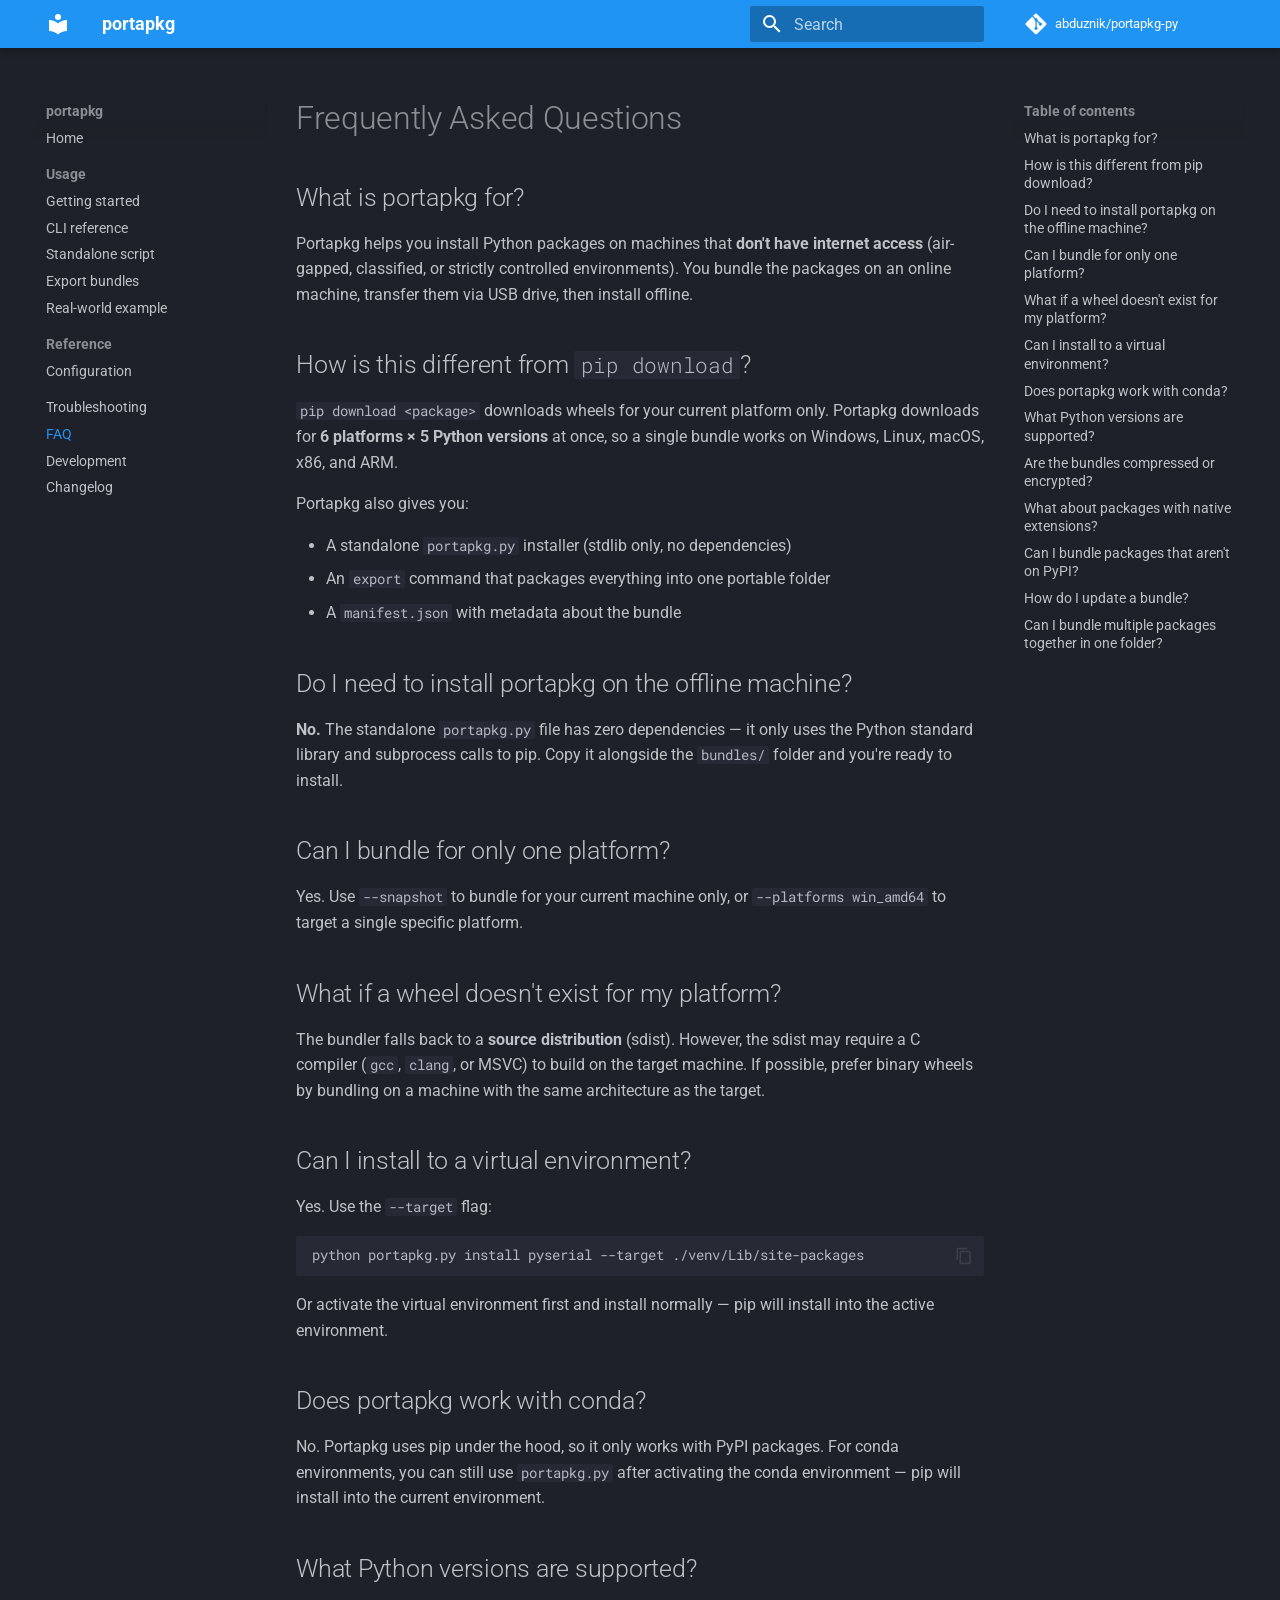
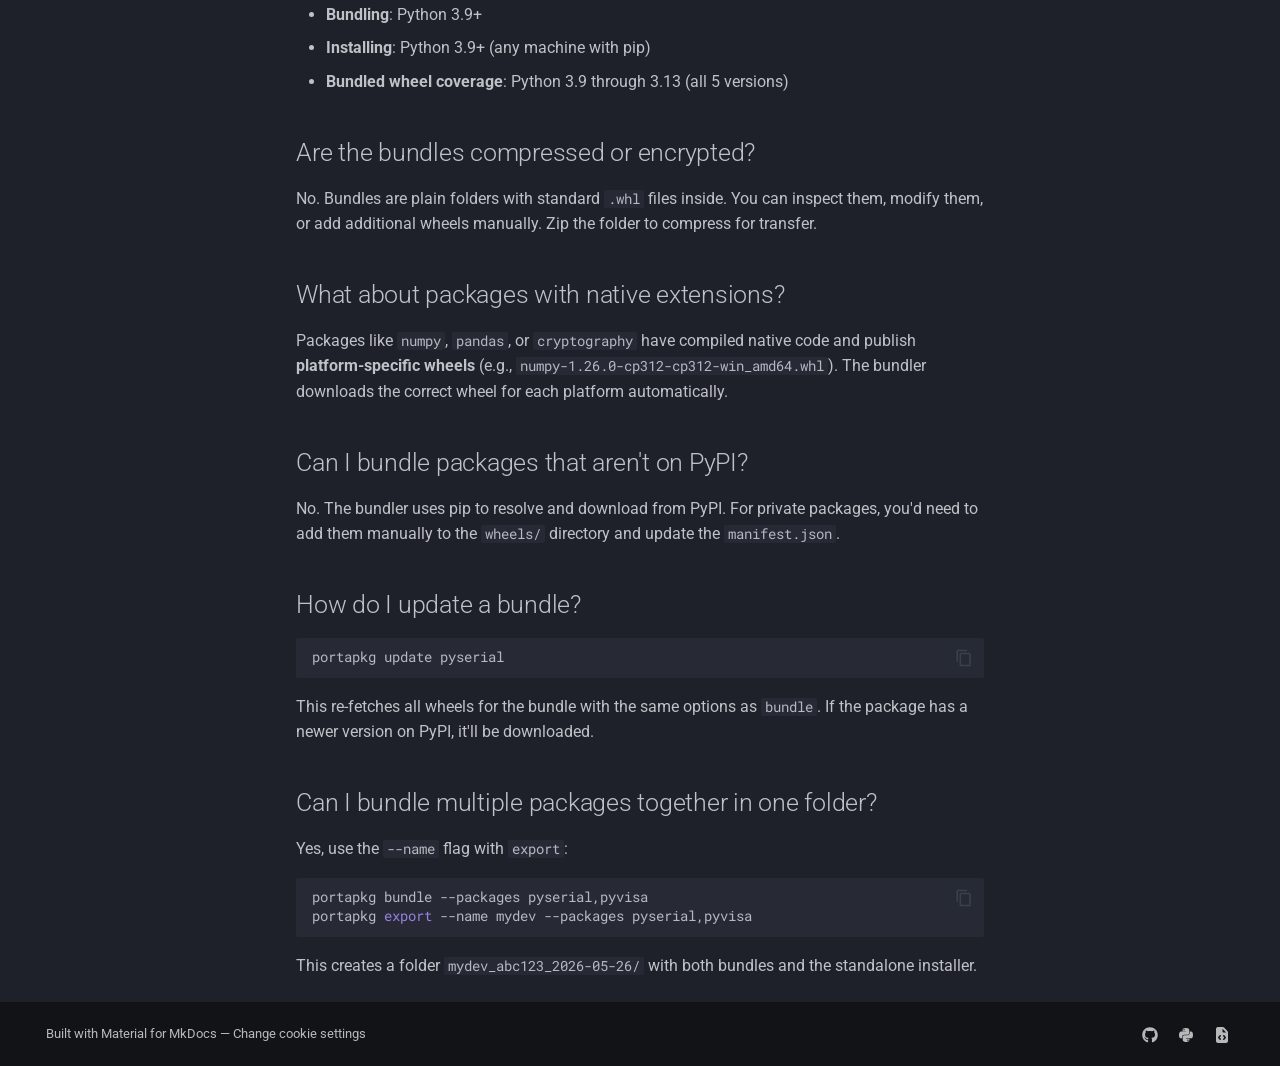
<file: site/faq/index.html>
<!doctype html>
<html lang="en" class="no-js">
  <head>
    
      <meta charset="utf-8">
      <meta name="viewport" content="width=device-width,initial-scale=1">
      
        <meta name="description" content="Portable, offline-friendly Python package bundler and installer">
      
      
      
        <link rel="canonical" href="https://abduznik.github.io/portapkg-py/faq/">
      
      
        <link rel="prev" href="../troubleshooting/">
      
      
        <link rel="next" href="../development/">
      
      
        
      
      
      <link rel="icon" href="../assets/images/favicon.png">
      <meta name="generator" content="mkdocs-1.6.1, mkdocs-material-9.7.6">
    
    
      
        <title>FAQ - portapkg</title>
      
    
    
      <link rel="stylesheet" href="../assets/stylesheets/main.484c7ddc.min.css">
      
        
        <link rel="stylesheet" href="../assets/stylesheets/palette.ab4e12ef.min.css">
      
      


    
    
      
    
    
      
        
        
        <link rel="preconnect" href="https://fonts.gstatic.com" crossorigin>
        <link rel="stylesheet" href="https://fonts.googleapis.com/css?family=Roboto:300,300i,400,400i,700,700i%7CRoboto+Mono:400,400i,700,700i&display=fallback">
        <style>:root{--md-text-font:"Roboto";--md-code-font:"Roboto Mono"}</style>
      
    
    
    <script>__md_scope=new URL("..",location),__md_hash=e=>[...e].reduce(((e,_)=>(e<<5)-e+_.charCodeAt(0)),0),__md_get=(e,_=localStorage,t=__md_scope)=>JSON.parse(_.getItem(t.pathname+"."+e)),__md_set=(e,_,t=localStorage,a=__md_scope)=>{try{t.setItem(a.pathname+"."+e,JSON.stringify(_))}catch(e){}}</script>
    
      
  


  
  

<script id="__analytics">function __md_analytics(){function e(){dataLayer.push(arguments)}window.dataLayer=window.dataLayer||[],e("js",new Date),e("config",""),document.addEventListener("DOMContentLoaded",(function(){document.forms.search&&document.forms.search.query.addEventListener("blur",(function(){this.value&&e("event","search",{search_term:this.value})}));document$.subscribe((function(){var t=document.forms.feedback;if(void 0!==t)for(var a of t.querySelectorAll("[type=submit]"))a.addEventListener("click",(function(a){a.preventDefault();var n=document.location.pathname,d=this.getAttribute("data-md-value");e("event","feedback",{page:n,data:d}),t.firstElementChild.disabled=!0;var r=t.querySelector(".md-feedback__note [data-md-value='"+d+"']");r&&(r.hidden=!1)})),t.hidden=!1})),location$.subscribe((function(t){e("config","",{page_path:t.pathname})}))}));var t=document.createElement("script");t.async=!0,t.src="https://www.googletagmanager.com/gtag/js?id=",document.getElementById("__analytics").insertAdjacentElement("afterEnd",t)}</script>
  
    <script>"undefined"!=typeof __md_analytics&&__md_analytics()</script>
  

    
    
  </head>
  
  
    
    
    
    
    
    <body dir="ltr" data-md-color-scheme="slate" data-md-color-primary="blue" data-md-color-accent="light-blue">
  
    
    <input class="md-toggle" data-md-toggle="drawer" type="checkbox" id="__drawer" autocomplete="off">
    <input class="md-toggle" data-md-toggle="search" type="checkbox" id="__search" autocomplete="off">
    <label class="md-overlay" for="__drawer"></label>
    <div data-md-component="skip">
      
        
        <a href="#frequently-asked-questions" class="md-skip">
          Skip to content
        </a>
      
    </div>
    <div data-md-component="announce">
      
    </div>
    
    
      

  

<header class="md-header md-header--shadow" data-md-component="header">
  <nav class="md-header__inner md-grid" aria-label="Header">
    <a href=".." title="portapkg" class="md-header__button md-logo" aria-label="portapkg" data-md-component="logo">
      
  
  <svg xmlns="http://www.w3.org/2000/svg" viewBox="0 0 24 24"><path d="M12 8a3 3 0 0 0 3-3 3 3 0 0 0-3-3 3 3 0 0 0-3 3 3 3 0 0 0 3 3m0 3.54C9.64 9.35 6.5 8 3 8v11c3.5 0 6.64 1.35 9 3.54 2.36-2.19 5.5-3.54 9-3.54V8c-3.5 0-6.64 1.35-9 3.54"/></svg>

    </a>
    <label class="md-header__button md-icon" for="__drawer">
      
      <svg xmlns="http://www.w3.org/2000/svg" viewBox="0 0 24 24"><path d="M3 6h18v2H3zm0 5h18v2H3zm0 5h18v2H3z"/></svg>
    </label>
    <div class="md-header__title" data-md-component="header-title">
      <div class="md-header__ellipsis">
        <div class="md-header__topic">
          <span class="md-ellipsis">
            portapkg
          </span>
        </div>
        <div class="md-header__topic" data-md-component="header-topic">
          <span class="md-ellipsis">
            
              FAQ
            
          </span>
        </div>
      </div>
    </div>
    
      
    
    
    
    
      
      
        <label class="md-header__button md-icon" for="__search">
          
          <svg xmlns="http://www.w3.org/2000/svg" viewBox="0 0 24 24"><path d="M9.5 3A6.5 6.5 0 0 1 16 9.5c0 1.61-.59 3.09-1.56 4.23l.27.27h.79l5 5-1.5 1.5-5-5v-.79l-.27-.27A6.52 6.52 0 0 1 9.5 16 6.5 6.5 0 0 1 3 9.5 6.5 6.5 0 0 1 9.5 3m0 2C7 5 5 7 5 9.5S7 14 9.5 14 14 12 14 9.5 12 5 9.5 5"/></svg>
        </label>
        <div class="md-search" data-md-component="search" role="dialog">
  <label class="md-search__overlay" for="__search"></label>
  <div class="md-search__inner" role="search">
    <form class="md-search__form" name="search">
      <input type="text" class="md-search__input" name="query" aria-label="Search" placeholder="Search" autocapitalize="off" autocorrect="off" autocomplete="off" spellcheck="false" data-md-component="search-query" required>
      <label class="md-search__icon md-icon" for="__search">
        
        <svg xmlns="http://www.w3.org/2000/svg" viewBox="0 0 24 24"><path d="M9.5 3A6.5 6.5 0 0 1 16 9.5c0 1.61-.59 3.09-1.56 4.23l.27.27h.79l5 5-1.5 1.5-5-5v-.79l-.27-.27A6.52 6.52 0 0 1 9.5 16 6.5 6.5 0 0 1 3 9.5 6.5 6.5 0 0 1 9.5 3m0 2C7 5 5 7 5 9.5S7 14 9.5 14 14 12 14 9.5 12 5 9.5 5"/></svg>
        
        <svg xmlns="http://www.w3.org/2000/svg" viewBox="0 0 24 24"><path d="M20 11v2H8l5.5 5.5-1.42 1.42L4.16 12l7.92-7.92L13.5 5.5 8 11z"/></svg>
      </label>
      <nav class="md-search__options" aria-label="Search">
        
        <button type="reset" class="md-search__icon md-icon" title="Clear" aria-label="Clear" tabindex="-1">
          
          <svg xmlns="http://www.w3.org/2000/svg" viewBox="0 0 24 24"><path d="M19 6.41 17.59 5 12 10.59 6.41 5 5 6.41 10.59 12 5 17.59 6.41 19 12 13.41 17.59 19 19 17.59 13.41 12z"/></svg>
        </button>
      </nav>
      
        <div class="md-search__suggest" data-md-component="search-suggest"></div>
      
    </form>
    <div class="md-search__output">
      <div class="md-search__scrollwrap" tabindex="0" data-md-scrollfix>
        <div class="md-search-result" data-md-component="search-result">
          <div class="md-search-result__meta">
            Initializing search
          </div>
          <ol class="md-search-result__list" role="presentation"></ol>
        </div>
      </div>
    </div>
  </div>
</div>
      
    
    
      <div class="md-header__source">
        <a href="https://github.com/abduznik/portapkg-py" title="Go to repository" class="md-source" data-md-component="source">
  <div class="md-source__icon md-icon">
    
    <svg xmlns="http://www.w3.org/2000/svg" viewBox="0 0 448 512"><!--! Font Awesome Free 7.1.0 by @fontawesome - https://fontawesome.com License - https://fontawesome.com/license/free (Icons: CC BY 4.0, Fonts: SIL OFL 1.1, Code: MIT License) Copyright 2025 Fonticons, Inc.--><path d="M439.6 236.1 244 40.5c-5.4-5.5-12.8-8.5-20.4-8.5s-15 3-20.4 8.4L162.5 81l51.5 51.5c27.1-9.1 52.7 16.8 43.4 43.7l49.7 49.7c34.2-11.8 61.2 31 35.5 56.7-26.5 26.5-70.2-2.9-56-37.3L240.3 199v121.9c25.3 12.5 22.3 41.8 9.1 55-6.4 6.4-15.2 10.1-24.3 10.1s-17.8-3.6-24.3-10.1c-17.6-17.6-11.1-46.9 11.2-56v-123c-20.8-8.5-24.6-30.7-18.6-45L142.6 101 8.5 235.1C3 240.6 0 247.9 0 255.5s3 15 8.5 20.4l195.6 195.7c5.4 5.4 12.7 8.4 20.4 8.4s15-3 20.4-8.4l194.7-194.7c5.4-5.4 8.4-12.8 8.4-20.4s-3-15-8.4-20.4"/></svg>
  </div>
  <div class="md-source__repository">
    abduznik/portapkg-py
  </div>
</a>
      </div>
    
  </nav>
  
</header>
    
    <div class="md-container" data-md-component="container">
      
      
        
          
        
      
      <main class="md-main" data-md-component="main">
        <div class="md-main__inner md-grid">
          
            
              
              <div class="md-sidebar md-sidebar--primary" data-md-component="sidebar" data-md-type="navigation" >
                <div class="md-sidebar__scrollwrap">
                  <div class="md-sidebar__inner">
                    



<nav class="md-nav md-nav--primary" aria-label="Navigation" data-md-level="0">
  <label class="md-nav__title" for="__drawer">
    <a href=".." title="portapkg" class="md-nav__button md-logo" aria-label="portapkg" data-md-component="logo">
      
  
  <svg xmlns="http://www.w3.org/2000/svg" viewBox="0 0 24 24"><path d="M12 8a3 3 0 0 0 3-3 3 3 0 0 0-3-3 3 3 0 0 0-3 3 3 3 0 0 0 3 3m0 3.54C9.64 9.35 6.5 8 3 8v11c3.5 0 6.64 1.35 9 3.54 2.36-2.19 5.5-3.54 9-3.54V8c-3.5 0-6.64 1.35-9 3.54"/></svg>

    </a>
    portapkg
  </label>
  
    <div class="md-nav__source">
      <a href="https://github.com/abduznik/portapkg-py" title="Go to repository" class="md-source" data-md-component="source">
  <div class="md-source__icon md-icon">
    
    <svg xmlns="http://www.w3.org/2000/svg" viewBox="0 0 448 512"><!--! Font Awesome Free 7.1.0 by @fontawesome - https://fontawesome.com License - https://fontawesome.com/license/free (Icons: CC BY 4.0, Fonts: SIL OFL 1.1, Code: MIT License) Copyright 2025 Fonticons, Inc.--><path d="M439.6 236.1 244 40.5c-5.4-5.5-12.8-8.5-20.4-8.5s-15 3-20.4 8.4L162.5 81l51.5 51.5c27.1-9.1 52.7 16.8 43.4 43.7l49.7 49.7c34.2-11.8 61.2 31 35.5 56.7-26.5 26.5-70.2-2.9-56-37.3L240.3 199v121.9c25.3 12.5 22.3 41.8 9.1 55-6.4 6.4-15.2 10.1-24.3 10.1s-17.8-3.6-24.3-10.1c-17.6-17.6-11.1-46.9 11.2-56v-123c-20.8-8.5-24.6-30.7-18.6-45L142.6 101 8.5 235.1C3 240.6 0 247.9 0 255.5s3 15 8.5 20.4l195.6 195.7c5.4 5.4 12.7 8.4 20.4 8.4s15-3 20.4-8.4l194.7-194.7c5.4-5.4 8.4-12.8 8.4-20.4s-3-15-8.4-20.4"/></svg>
  </div>
  <div class="md-source__repository">
    abduznik/portapkg-py
  </div>
</a>
    </div>
  
  <ul class="md-nav__list" data-md-scrollfix>
    
      
      
  
  
  
  
    <li class="md-nav__item">
      <a href=".." class="md-nav__link">
        
  
  
  <span class="md-ellipsis">
    
  
    Home
  

    
  </span>
  
  

      </a>
    </li>
  

    
      
      
  
  
  
  
    
    
      
        
      
        
      
        
      
        
      
        
      
    
    
    
      
        
        
      
    
    
    <li class="md-nav__item md-nav__item--section md-nav__item--nested">
      
        
        
        <input class="md-nav__toggle md-toggle " type="checkbox" id="__nav_2" >
        
          
          <label class="md-nav__link" for="__nav_2" id="__nav_2_label" tabindex="">
            
  
  
  <span class="md-ellipsis">
    
  
    Usage
  

    
  </span>
  
  

            <span class="md-nav__icon md-icon"></span>
          </label>
        
        <nav class="md-nav" data-md-level="1" aria-labelledby="__nav_2_label" aria-expanded="false">
          <label class="md-nav__title" for="__nav_2">
            <span class="md-nav__icon md-icon"></span>
            
  
    Usage
  

          </label>
          <ul class="md-nav__list" data-md-scrollfix>
            
              
                
  
  
  
  
    <li class="md-nav__item">
      <a href="../usage/" class="md-nav__link">
        
  
  
  <span class="md-ellipsis">
    
  
    Getting started
  

    
  </span>
  
  

      </a>
    </li>
  

              
            
              
                
  
  
  
  
    <li class="md-nav__item">
      <a href="../cli/" class="md-nav__link">
        
  
  
  <span class="md-ellipsis">
    
  
    CLI reference
  

    
  </span>
  
  

      </a>
    </li>
  

              
            
              
                
  
  
  
  
    <li class="md-nav__item">
      <a href="../standalone/" class="md-nav__link">
        
  
  
  <span class="md-ellipsis">
    
  
    Standalone script
  

    
  </span>
  
  

      </a>
    </li>
  

              
            
              
                
  
  
  
  
    <li class="md-nav__item">
      <a href="../export/" class="md-nav__link">
        
  
  
  <span class="md-ellipsis">
    
  
    Export bundles
  

    
  </span>
  
  

      </a>
    </li>
  

              
            
              
                
  
  
  
  
    <li class="md-nav__item">
      <a href="../realworld/" class="md-nav__link">
        
  
  
  <span class="md-ellipsis">
    
  
    Real-world example
  

    
  </span>
  
  

      </a>
    </li>
  

              
            
          </ul>
        </nav>
      
    </li>
  

    
      
      
  
  
  
  
    
    
      
        
      
    
    
    
      
        
        
      
    
    
    <li class="md-nav__item md-nav__item--section md-nav__item--nested">
      
        
        
        <input class="md-nav__toggle md-toggle " type="checkbox" id="__nav_3" >
        
          
          <label class="md-nav__link" for="__nav_3" id="__nav_3_label" tabindex="">
            
  
  
  <span class="md-ellipsis">
    
  
    Reference
  

    
  </span>
  
  

            <span class="md-nav__icon md-icon"></span>
          </label>
        
        <nav class="md-nav" data-md-level="1" aria-labelledby="__nav_3_label" aria-expanded="false">
          <label class="md-nav__title" for="__nav_3">
            <span class="md-nav__icon md-icon"></span>
            
  
    Reference
  

          </label>
          <ul class="md-nav__list" data-md-scrollfix>
            
              
                
  
  
  
  
    <li class="md-nav__item">
      <a href="../configuration/" class="md-nav__link">
        
  
  
  <span class="md-ellipsis">
    
  
    Configuration
  

    
  </span>
  
  

      </a>
    </li>
  

              
            
          </ul>
        </nav>
      
    </li>
  

    
      
      
  
  
  
  
    <li class="md-nav__item">
      <a href="../troubleshooting/" class="md-nav__link">
        
  
  
  <span class="md-ellipsis">
    
  
    Troubleshooting
  

    
  </span>
  
  

      </a>
    </li>
  

    
      
      
  
  
    
  
  
  
    <li class="md-nav__item md-nav__item--active">
      
      <input class="md-nav__toggle md-toggle" type="checkbox" id="__toc">
      
      
        
      
      
        <label class="md-nav__link md-nav__link--active" for="__toc">
          
  
  
  <span class="md-ellipsis">
    
  
    FAQ
  

    
  </span>
  
  

          <span class="md-nav__icon md-icon"></span>
        </label>
      
      <a href="./" class="md-nav__link md-nav__link--active">
        
  
  
  <span class="md-ellipsis">
    
  
    FAQ
  

    
  </span>
  
  

      </a>
      
        

<nav class="md-nav md-nav--secondary" aria-label="Table of contents">
  
  
  
    
  
  
    <label class="md-nav__title" for="__toc">
      <span class="md-nav__icon md-icon"></span>
      Table of contents
    </label>
    <ul class="md-nav__list" data-md-component="toc" data-md-scrollfix>
      
        <li class="md-nav__item">
  <a href="#what-is-portapkg-for" class="md-nav__link">
    <span class="md-ellipsis">
      
        What is portapkg for?
      
    </span>
  </a>
  
</li>
      
        <li class="md-nav__item">
  <a href="#how-is-this-different-from-pip-download" class="md-nav__link">
    <span class="md-ellipsis">
      
        How is this different from pip download?
      
    </span>
  </a>
  
</li>
      
        <li class="md-nav__item">
  <a href="#do-i-need-to-install-portapkg-on-the-offline-machine" class="md-nav__link">
    <span class="md-ellipsis">
      
        Do I need to install portapkg on the offline machine?
      
    </span>
  </a>
  
</li>
      
        <li class="md-nav__item">
  <a href="#can-i-bundle-for-only-one-platform" class="md-nav__link">
    <span class="md-ellipsis">
      
        Can I bundle for only one platform?
      
    </span>
  </a>
  
</li>
      
        <li class="md-nav__item">
  <a href="#what-if-a-wheel-doesnt-exist-for-my-platform" class="md-nav__link">
    <span class="md-ellipsis">
      
        What if a wheel doesn't exist for my platform?
      
    </span>
  </a>
  
</li>
      
        <li class="md-nav__item">
  <a href="#can-i-install-to-a-virtual-environment" class="md-nav__link">
    <span class="md-ellipsis">
      
        Can I install to a virtual environment?
      
    </span>
  </a>
  
</li>
      
        <li class="md-nav__item">
  <a href="#does-portapkg-work-with-conda" class="md-nav__link">
    <span class="md-ellipsis">
      
        Does portapkg work with conda?
      
    </span>
  </a>
  
</li>
      
        <li class="md-nav__item">
  <a href="#what-python-versions-are-supported" class="md-nav__link">
    <span class="md-ellipsis">
      
        What Python versions are supported?
      
    </span>
  </a>
  
</li>
      
        <li class="md-nav__item">
  <a href="#are-the-bundles-compressed-or-encrypted" class="md-nav__link">
    <span class="md-ellipsis">
      
        Are the bundles compressed or encrypted?
      
    </span>
  </a>
  
</li>
      
        <li class="md-nav__item">
  <a href="#what-about-packages-with-native-extensions" class="md-nav__link">
    <span class="md-ellipsis">
      
        What about packages with native extensions?
      
    </span>
  </a>
  
</li>
      
        <li class="md-nav__item">
  <a href="#can-i-bundle-packages-that-arent-on-pypi" class="md-nav__link">
    <span class="md-ellipsis">
      
        Can I bundle packages that aren't on PyPI?
      
    </span>
  </a>
  
</li>
      
        <li class="md-nav__item">
  <a href="#how-do-i-update-a-bundle" class="md-nav__link">
    <span class="md-ellipsis">
      
        How do I update a bundle?
      
    </span>
  </a>
  
</li>
      
        <li class="md-nav__item">
  <a href="#can-i-bundle-multiple-packages-together-in-one-folder" class="md-nav__link">
    <span class="md-ellipsis">
      
        Can I bundle multiple packages together in one folder?
      
    </span>
  </a>
  
</li>
      
    </ul>
  
</nav>
      
    </li>
  

    
      
      
  
  
  
  
    <li class="md-nav__item">
      <a href="../development/" class="md-nav__link">
        
  
  
  <span class="md-ellipsis">
    
  
    Development
  

    
  </span>
  
  

      </a>
    </li>
  

    
      
      
  
  
  
  
    <li class="md-nav__item">
      <a href="../changelog/" class="md-nav__link">
        
  
  
  <span class="md-ellipsis">
    
  
    Changelog
  

    
  </span>
  
  

      </a>
    </li>
  

    
  </ul>
</nav>
                  </div>
                </div>
              </div>
            
            
              
              <div class="md-sidebar md-sidebar--secondary" data-md-component="sidebar" data-md-type="toc" >
                <div class="md-sidebar__scrollwrap">
                  <div class="md-sidebar__inner">
                    

<nav class="md-nav md-nav--secondary" aria-label="Table of contents">
  
  
  
    
  
  
    <label class="md-nav__title" for="__toc">
      <span class="md-nav__icon md-icon"></span>
      Table of contents
    </label>
    <ul class="md-nav__list" data-md-component="toc" data-md-scrollfix>
      
        <li class="md-nav__item">
  <a href="#what-is-portapkg-for" class="md-nav__link">
    <span class="md-ellipsis">
      
        What is portapkg for?
      
    </span>
  </a>
  
</li>
      
        <li class="md-nav__item">
  <a href="#how-is-this-different-from-pip-download" class="md-nav__link">
    <span class="md-ellipsis">
      
        How is this different from pip download?
      
    </span>
  </a>
  
</li>
      
        <li class="md-nav__item">
  <a href="#do-i-need-to-install-portapkg-on-the-offline-machine" class="md-nav__link">
    <span class="md-ellipsis">
      
        Do I need to install portapkg on the offline machine?
      
    </span>
  </a>
  
</li>
      
        <li class="md-nav__item">
  <a href="#can-i-bundle-for-only-one-platform" class="md-nav__link">
    <span class="md-ellipsis">
      
        Can I bundle for only one platform?
      
    </span>
  </a>
  
</li>
      
        <li class="md-nav__item">
  <a href="#what-if-a-wheel-doesnt-exist-for-my-platform" class="md-nav__link">
    <span class="md-ellipsis">
      
        What if a wheel doesn't exist for my platform?
      
    </span>
  </a>
  
</li>
      
        <li class="md-nav__item">
  <a href="#can-i-install-to-a-virtual-environment" class="md-nav__link">
    <span class="md-ellipsis">
      
        Can I install to a virtual environment?
      
    </span>
  </a>
  
</li>
      
        <li class="md-nav__item">
  <a href="#does-portapkg-work-with-conda" class="md-nav__link">
    <span class="md-ellipsis">
      
        Does portapkg work with conda?
      
    </span>
  </a>
  
</li>
      
        <li class="md-nav__item">
  <a href="#what-python-versions-are-supported" class="md-nav__link">
    <span class="md-ellipsis">
      
        What Python versions are supported?
      
    </span>
  </a>
  
</li>
      
        <li class="md-nav__item">
  <a href="#are-the-bundles-compressed-or-encrypted" class="md-nav__link">
    <span class="md-ellipsis">
      
        Are the bundles compressed or encrypted?
      
    </span>
  </a>
  
</li>
      
        <li class="md-nav__item">
  <a href="#what-about-packages-with-native-extensions" class="md-nav__link">
    <span class="md-ellipsis">
      
        What about packages with native extensions?
      
    </span>
  </a>
  
</li>
      
        <li class="md-nav__item">
  <a href="#can-i-bundle-packages-that-arent-on-pypi" class="md-nav__link">
    <span class="md-ellipsis">
      
        Can I bundle packages that aren't on PyPI?
      
    </span>
  </a>
  
</li>
      
        <li class="md-nav__item">
  <a href="#how-do-i-update-a-bundle" class="md-nav__link">
    <span class="md-ellipsis">
      
        How do I update a bundle?
      
    </span>
  </a>
  
</li>
      
        <li class="md-nav__item">
  <a href="#can-i-bundle-multiple-packages-together-in-one-folder" class="md-nav__link">
    <span class="md-ellipsis">
      
        Can I bundle multiple packages together in one folder?
      
    </span>
  </a>
  
</li>
      
    </ul>
  
</nav>
                  </div>
                </div>
              </div>
            
          
          
            <div class="md-content" data-md-component="content">
              
                



  


              
              <article class="md-content__inner md-typeset">
                
                  


  
  


<h1 id="frequently-asked-questions">Frequently Asked Questions<a class="headerlink" href="#frequently-asked-questions" title="Permanent link">&para;</a></h1>
<h2 id="what-is-portapkg-for">What is portapkg for?<a class="headerlink" href="#what-is-portapkg-for" title="Permanent link">&para;</a></h2>
<p>Portapkg helps you install Python packages on machines that <strong>don't have
internet access</strong> (air-gapped, classified, or strictly controlled
environments). You bundle the packages on an online machine, transfer them
via USB drive, then install offline.</p>
<h2 id="how-is-this-different-from-pip-download">How is this different from <code>pip download</code>?<a class="headerlink" href="#how-is-this-different-from-pip-download" title="Permanent link">&para;</a></h2>
<p><code>pip download &lt;package&gt;</code> downloads wheels for your current platform only.
Portapkg downloads for <strong>6 platforms × 5 Python versions</strong> at once, so a
single bundle works on Windows, Linux, macOS, x86, and ARM.</p>
<p>Portapkg also gives you:</p>
<ul>
<li>A standalone <code>portapkg.py</code> installer (stdlib only, no dependencies)</li>
<li>An <code>export</code> command that packages everything into one portable folder</li>
<li>A <code>manifest.json</code> with metadata about the bundle</li>
</ul>
<h2 id="do-i-need-to-install-portapkg-on-the-offline-machine">Do I need to install portapkg on the offline machine?<a class="headerlink" href="#do-i-need-to-install-portapkg-on-the-offline-machine" title="Permanent link">&para;</a></h2>
<p><strong>No.</strong> The standalone <code>portapkg.py</code> file has zero dependencies — it only
uses the Python standard library and subprocess calls to pip. Copy it
alongside the <code>bundles/</code> folder and you're ready to install.</p>
<h2 id="can-i-bundle-for-only-one-platform">Can I bundle for only one platform?<a class="headerlink" href="#can-i-bundle-for-only-one-platform" title="Permanent link">&para;</a></h2>
<p>Yes. Use <code>--snapshot</code> to bundle for your current machine only, or
<code>--platforms win_amd64</code> to target a single specific platform.</p>
<h2 id="what-if-a-wheel-doesnt-exist-for-my-platform">What if a wheel doesn't exist for my platform?<a class="headerlink" href="#what-if-a-wheel-doesnt-exist-for-my-platform" title="Permanent link">&para;</a></h2>
<p>The bundler falls back to a <strong>source distribution</strong> (sdist). However, the
sdist may require a C compiler (<code>gcc</code>, <code>clang</code>, or MSVC) to build on the
target machine. If possible, prefer binary wheels by bundling on a machine
with the same architecture as the target.</p>
<h2 id="can-i-install-to-a-virtual-environment">Can I install to a virtual environment?<a class="headerlink" href="#can-i-install-to-a-virtual-environment" title="Permanent link">&para;</a></h2>
<p>Yes. Use the <code>--target</code> flag:</p>
<div class="highlight"><pre><span></span><code><a id="__codelineno-0-1" name="__codelineno-0-1" href="#__codelineno-0-1"></a>python<span class="w"> </span>portapkg.py<span class="w"> </span>install<span class="w"> </span>pyserial<span class="w"> </span>--target<span class="w"> </span>./venv/Lib/site-packages
</code></pre></div>
<p>Or activate the virtual environment first and install normally — pip will
install into the active environment.</p>
<h2 id="does-portapkg-work-with-conda">Does portapkg work with conda?<a class="headerlink" href="#does-portapkg-work-with-conda" title="Permanent link">&para;</a></h2>
<p>No. Portapkg uses pip under the hood, so it only works with PyPI packages.
For conda environments, you can still use <code>portapkg.py</code> after activating
the conda environment — pip will install into the current environment.</p>
<h2 id="what-python-versions-are-supported">What Python versions are supported?<a class="headerlink" href="#what-python-versions-are-supported" title="Permanent link">&para;</a></h2>
<ul>
<li><strong>Bundling</strong>: Python 3.9+</li>
<li><strong>Installing</strong>: Python 3.9+ (any machine with pip)</li>
<li><strong>Bundled wheel coverage</strong>: Python 3.9 through 3.13 (all 5 versions)</li>
</ul>
<h2 id="are-the-bundles-compressed-or-encrypted">Are the bundles compressed or encrypted?<a class="headerlink" href="#are-the-bundles-compressed-or-encrypted" title="Permanent link">&para;</a></h2>
<p>No. Bundles are plain folders with standard <code>.whl</code> files inside. You can
inspect them, modify them, or add additional wheels manually. Zip the folder
to compress for transfer.</p>
<h2 id="what-about-packages-with-native-extensions">What about packages with native extensions?<a class="headerlink" href="#what-about-packages-with-native-extensions" title="Permanent link">&para;</a></h2>
<p>Packages like <code>numpy</code>, <code>pandas</code>, or <code>cryptography</code> have compiled native code
and publish <strong>platform-specific wheels</strong> (e.g., <code>numpy-1.26.0-cp312-cp312-win_amd64.whl</code>).
The bundler downloads the correct wheel for each platform automatically.</p>
<h2 id="can-i-bundle-packages-that-arent-on-pypi">Can I bundle packages that aren't on PyPI?<a class="headerlink" href="#can-i-bundle-packages-that-arent-on-pypi" title="Permanent link">&para;</a></h2>
<p>No. The bundler uses pip to resolve and download from PyPI. For private
packages, you'd need to add them manually to the <code>wheels/</code> directory and
update the <code>manifest.json</code>.</p>
<h2 id="how-do-i-update-a-bundle">How do I update a bundle?<a class="headerlink" href="#how-do-i-update-a-bundle" title="Permanent link">&para;</a></h2>
<div class="highlight"><pre><span></span><code><a id="__codelineno-1-1" name="__codelineno-1-1" href="#__codelineno-1-1"></a>portapkg<span class="w"> </span>update<span class="w"> </span>pyserial
</code></pre></div>
<p>This re-fetches all wheels for the bundle with the same options as <code>bundle</code>.
If the package has a newer version on PyPI, it'll be downloaded.</p>
<h2 id="can-i-bundle-multiple-packages-together-in-one-folder">Can I bundle multiple packages together in one folder?<a class="headerlink" href="#can-i-bundle-multiple-packages-together-in-one-folder" title="Permanent link">&para;</a></h2>
<p>Yes, use the <code>--name</code> flag with <code>export</code>:</p>
<div class="highlight"><pre><span></span><code><a id="__codelineno-2-1" name="__codelineno-2-1" href="#__codelineno-2-1"></a>portapkg<span class="w"> </span>bundle<span class="w"> </span>--packages<span class="w"> </span>pyserial,pyvisa
<a id="__codelineno-2-2" name="__codelineno-2-2" href="#__codelineno-2-2"></a>portapkg<span class="w"> </span><span class="nb">export</span><span class="w"> </span>--name<span class="w"> </span>mydev<span class="w"> </span>--packages<span class="w"> </span>pyserial,pyvisa
</code></pre></div>
<p>This creates a folder <code>mydev_abc123_2026-05-26/</code> with both bundles and
the standalone installer.</p>









  




                
              </article>
            </div>
          
          
  <script>var tabs=__md_get("__tabs");if(Array.isArray(tabs))e:for(var set of document.querySelectorAll(".tabbed-set")){var labels=set.querySelector(".tabbed-labels");for(var tab of tabs)for(var label of labels.getElementsByTagName("label"))if(label.innerText.trim()===tab){var input=document.getElementById(label.htmlFor);input.checked=!0;continue e}}</script>

<script>var target=document.getElementById(location.hash.slice(1));target&&target.name&&(target.checked=target.name.startsWith("__tabbed_"))</script>
        </div>
        
          <button type="button" class="md-top md-icon" data-md-component="top" hidden>
  
  <svg xmlns="http://www.w3.org/2000/svg" viewBox="0 0 24 24"><path d="M13 20h-2V8l-5.5 5.5-1.42-1.42L12 4.16l7.92 7.92-1.42 1.42L13 8z"/></svg>
  Back to top
</button>
        
      </main>
      
        <footer class="md-footer">
  
  <div class="md-footer-meta md-typeset">
    <div class="md-footer-meta__inner md-grid">
      <div class="md-copyright">
  
    <div class="md-copyright__highlight">
      Built with <a href="https://squidfunk.github.io/mkdocs-material/" target="_blank">Material for MkDocs</a> &mdash;
<a href="#__consent">Change cookie settings</a>

    </div>
  
  
</div>
      
        
<div class="md-social">
  
    
    
    
    
      
      
    
    <a href="https://github.com/abduznik/portapkg-py" target="_blank" rel="noopener" title="github.com" class="md-social__link">
      <svg xmlns="http://www.w3.org/2000/svg" viewBox="0 0 512 512"><!--! Font Awesome Free 7.1.0 by @fontawesome - https://fontawesome.com License - https://fontawesome.com/license/free (Icons: CC BY 4.0, Fonts: SIL OFL 1.1, Code: MIT License) Copyright 2025 Fonticons, Inc.--><path d="M173.9 397.4c0 2-2.3 3.6-5.2 3.6-3.3.3-5.6-1.3-5.6-3.6 0-2 2.3-3.6 5.2-3.6 3-.3 5.6 1.3 5.6 3.6m-31.1-4.5c-.7 2 1.3 4.3 4.3 4.9 2.6 1 5.6 0 6.2-2s-1.3-4.3-4.3-5.2c-2.6-.7-5.5.3-6.2 2.3m44.2-1.7c-2.9.7-4.9 2.6-4.6 4.9.3 2 2.9 3.3 5.9 2.6 2.9-.7 4.9-2.6 4.6-4.6-.3-1.9-3-3.2-5.9-2.9M252.8 8C114.1 8 8 113.3 8 252c0 110.9 69.8 205.8 169.5 239.2 12.8 2.3 17.3-5.6 17.3-12.1 0-6.2-.3-40.4-.3-61.4 0 0-70 15-84.7-29.8 0 0-11.4-29.1-27.8-36.6 0 0-22.9-15.7 1.6-15.4 0 0 24.9 2 38.6 25.8 21.9 38.6 58.6 27.5 72.9 20.9 2.3-16 8.8-27.1 16-33.7-55.9-6.2-112.3-14.3-112.3-110.5 0-27.5 7.6-41.3 23.6-58.9-2.6-6.5-11.1-33.3 2.6-67.9 20.9-6.5 69 27 69 27 20-5.6 41.5-8.5 62.8-8.5s42.8 2.9 62.8 8.5c0 0 48.1-33.6 69-27 13.7 34.7 5.2 61.4 2.6 67.9 16 17.7 25.8 31.5 25.8 58.9 0 96.5-58.9 104.2-114.8 110.5 9.2 7.9 17 22.9 17 46.4 0 33.7-.3 75.4-.3 83.6 0 6.5 4.6 14.4 17.3 12.1C436.2 457.8 504 362.9 504 252 504 113.3 391.5 8 252.8 8M105.2 352.9c-1.3 1-1 3.3.7 5.2 1.6 1.6 3.9 2.3 5.2 1 1.3-1 1-3.3-.7-5.2-1.6-1.6-3.9-2.3-5.2-1m-10.8-8.1c-.7 1.3.3 2.9 2.3 3.9 1.6 1 3.6.7 4.3-.7.7-1.3-.3-2.9-2.3-3.9-2-.6-3.6-.3-4.3.7m32.4 35.6c-1.6 1.3-1 4.3 1.3 6.2 2.3 2.3 5.2 2.6 6.5 1 1.3-1.3.7-4.3-1.3-6.2-2.2-2.3-5.2-2.6-6.5-1m-11.4-14.7c-1.6 1-1.6 3.6 0 5.9s4.3 3.3 5.6 2.3c1.6-1.3 1.6-3.9 0-6.2-1.4-2.3-4-3.3-5.6-2"/></svg>
    </a>
  
    
    
    
    
      
      
    
    <a href="https://pypi.org/project/portapkg/" target="_blank" rel="noopener" title="pypi.org" class="md-social__link">
      <svg xmlns="http://www.w3.org/2000/svg" viewBox="0 0 448 512"><!--! Font Awesome Free 7.1.0 by @fontawesome - https://fontawesome.com License - https://fontawesome.com/license/free (Icons: CC BY 4.0, Fonts: SIL OFL 1.1, Code: MIT License) Copyright 2025 Fonticons, Inc.--><path d="M439.8 200.5c-7.7-30.9-22.3-54.2-53.4-54.2h-40.1v47.4c0 36.8-31.2 67.8-66.8 67.8H172.7c-29.2 0-53.4 25-53.4 54.3v101.8c0 29 25.2 46 53.4 54.3 33.8 9.9 66.3 11.7 106.8 0 26.9-7.8 53.4-23.5 53.4-54.3v-40.7H226.2v-13.6h160.2c31.1 0 42.6-21.7 53.4-54.2 11.2-33.5 10.7-65.7 0-108.6M286.2 444.7a20.4 20.4 0 1 1 0-40.7 20.4 20.4 0 1 1 0 40.7M167.8 248.1h106.8c29.7 0 53.4-24.5 53.4-54.3V91.9c0-29-24.4-50.7-53.4-55.6-35.8-5.9-74.7-5.6-106.8.1-45.2 8-53.4 24.7-53.4 55.6v40.7h106.9v13.6h-147c-31.1 0-58.3 18.7-66.8 54.2-9.8 40.7-10.2 66.1 0 108.6 7.6 31.6 25.7 54.2 56.8 54.2H101v-48.8c0-35.3 30.5-66.4 66.8-66.4m-6.6-183.4a20.4 20.4 0 1 1 0 40.8 20.4 20.4 0 1 1 0-40.8"/></svg>
    </a>
  
    
    
    
    
      
      
    
    <a href="https://github.com/abduznik/portapkg-py/blob/main/portapkg.py" target="_blank" rel="noopener" title="github.com" class="md-social__link">
      <svg xmlns="http://www.w3.org/2000/svg" viewBox="0 0 384 512"><!--! Font Awesome Free 7.1.0 by @fontawesome - https://fontawesome.com License - https://fontawesome.com/license/free (Icons: CC BY 4.0, Fonts: SIL OFL 1.1, Code: MIT License) Copyright 2025 Fonticons, Inc.--><path d="M0 64C0 28.7 28.7 0 64 0h149.5c17 0 33.3 6.7 45.3 18.7l106.5 106.6c12 12 18.7 28.3 18.7 45.3V448c0 35.3-28.7 64-64 64H64c-35.3 0-64-28.7-64-64zm208-5.5V152c0 13.3 10.7 24 24 24h93.5zm-53.8 237.1c8.6-10.1 7.5-25.2-2.6-33.8s-25.2-7.5-33.8 2.6l-48 56c-7.7 9-7.7 22.2 0 31.2l48 56c8.6 10.1 23.8 11.2 33.8 2.6s11.2-23.8 2.6-33.8L119.6 336zm112-31.2c-8.6-10.1-23.8-11.2-33.8-2.6s-11.2 23.8-2.6 33.8l34.6 40.4-34.6 40.4c-8.6 10.1-7.5 25.2 2.6 33.8s25.2 7.5 33.8-2.6l48-56c7.7-9 7.7-22.2 0-31.2z"/></svg>
    </a>
  
</div>
      
    </div>
  </div>
</footer>
      
    </div>
    <div class="md-dialog" data-md-component="dialog">
      <div class="md-dialog__inner md-typeset"></div>
    </div>
    
    
    
      
      
      <script id="__config" type="application/json">{"annotate": null, "base": "..", "features": ["navigation.instant", "navigation.tracking", "navigation.sections", "navigation.path", "navigation.indexes", "navigation.top", "content.code.copy", "content.code.annotate", "content.tabs.link", "search.suggest", "search.highlight", "header.autohide", "announce.dismiss"], "search": "../assets/javascripts/workers/search.2c215733.min.js", "tags": null, "translations": {"clipboard.copied": "Copied to clipboard", "clipboard.copy": "Copy to clipboard", "search.result.more.one": "1 more on this page", "search.result.more.other": "# more on this page", "search.result.none": "No matching documents", "search.result.one": "1 matching document", "search.result.other": "# matching documents", "search.result.placeholder": "Type to start searching", "search.result.term.missing": "Missing", "select.version": "Select version"}, "version": null}</script>
    
    
      <script src="../assets/javascripts/bundle.79ae519e.min.js"></script>
      
    
  </body>
</html>
</file>
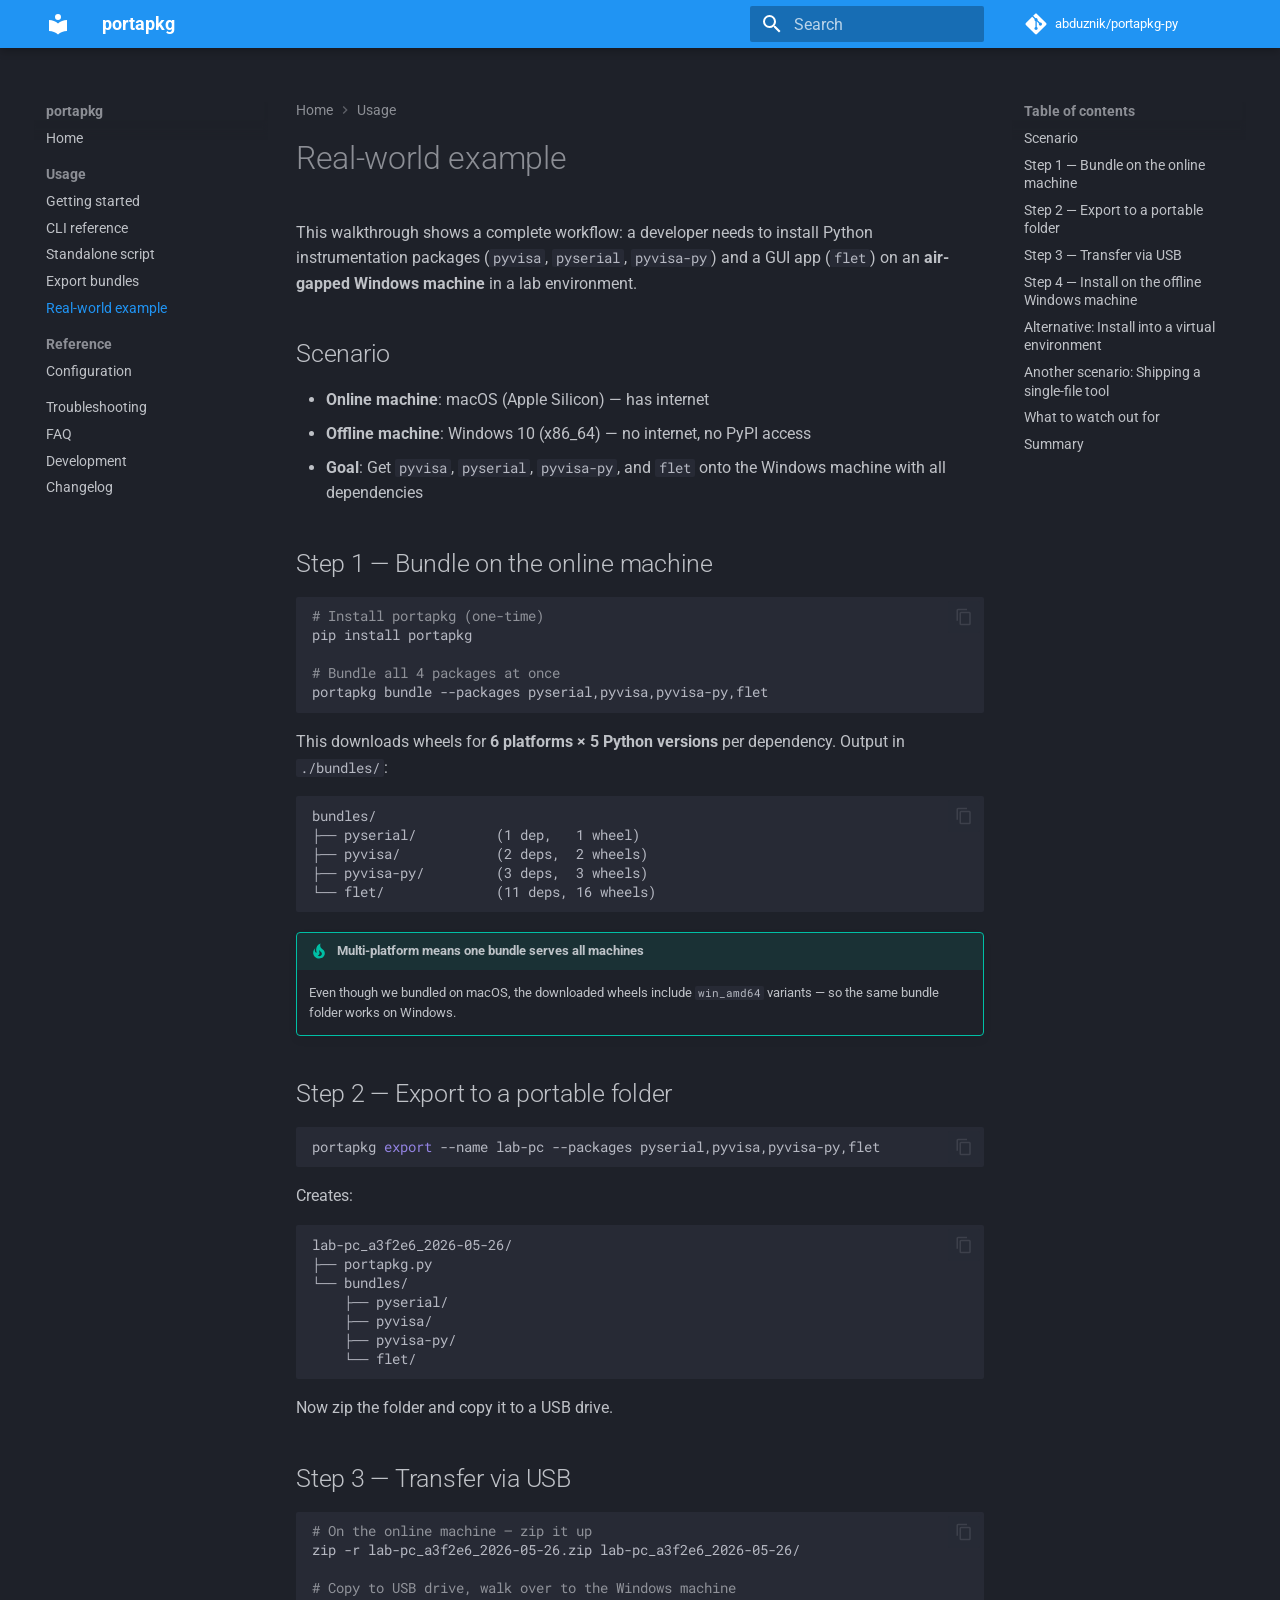
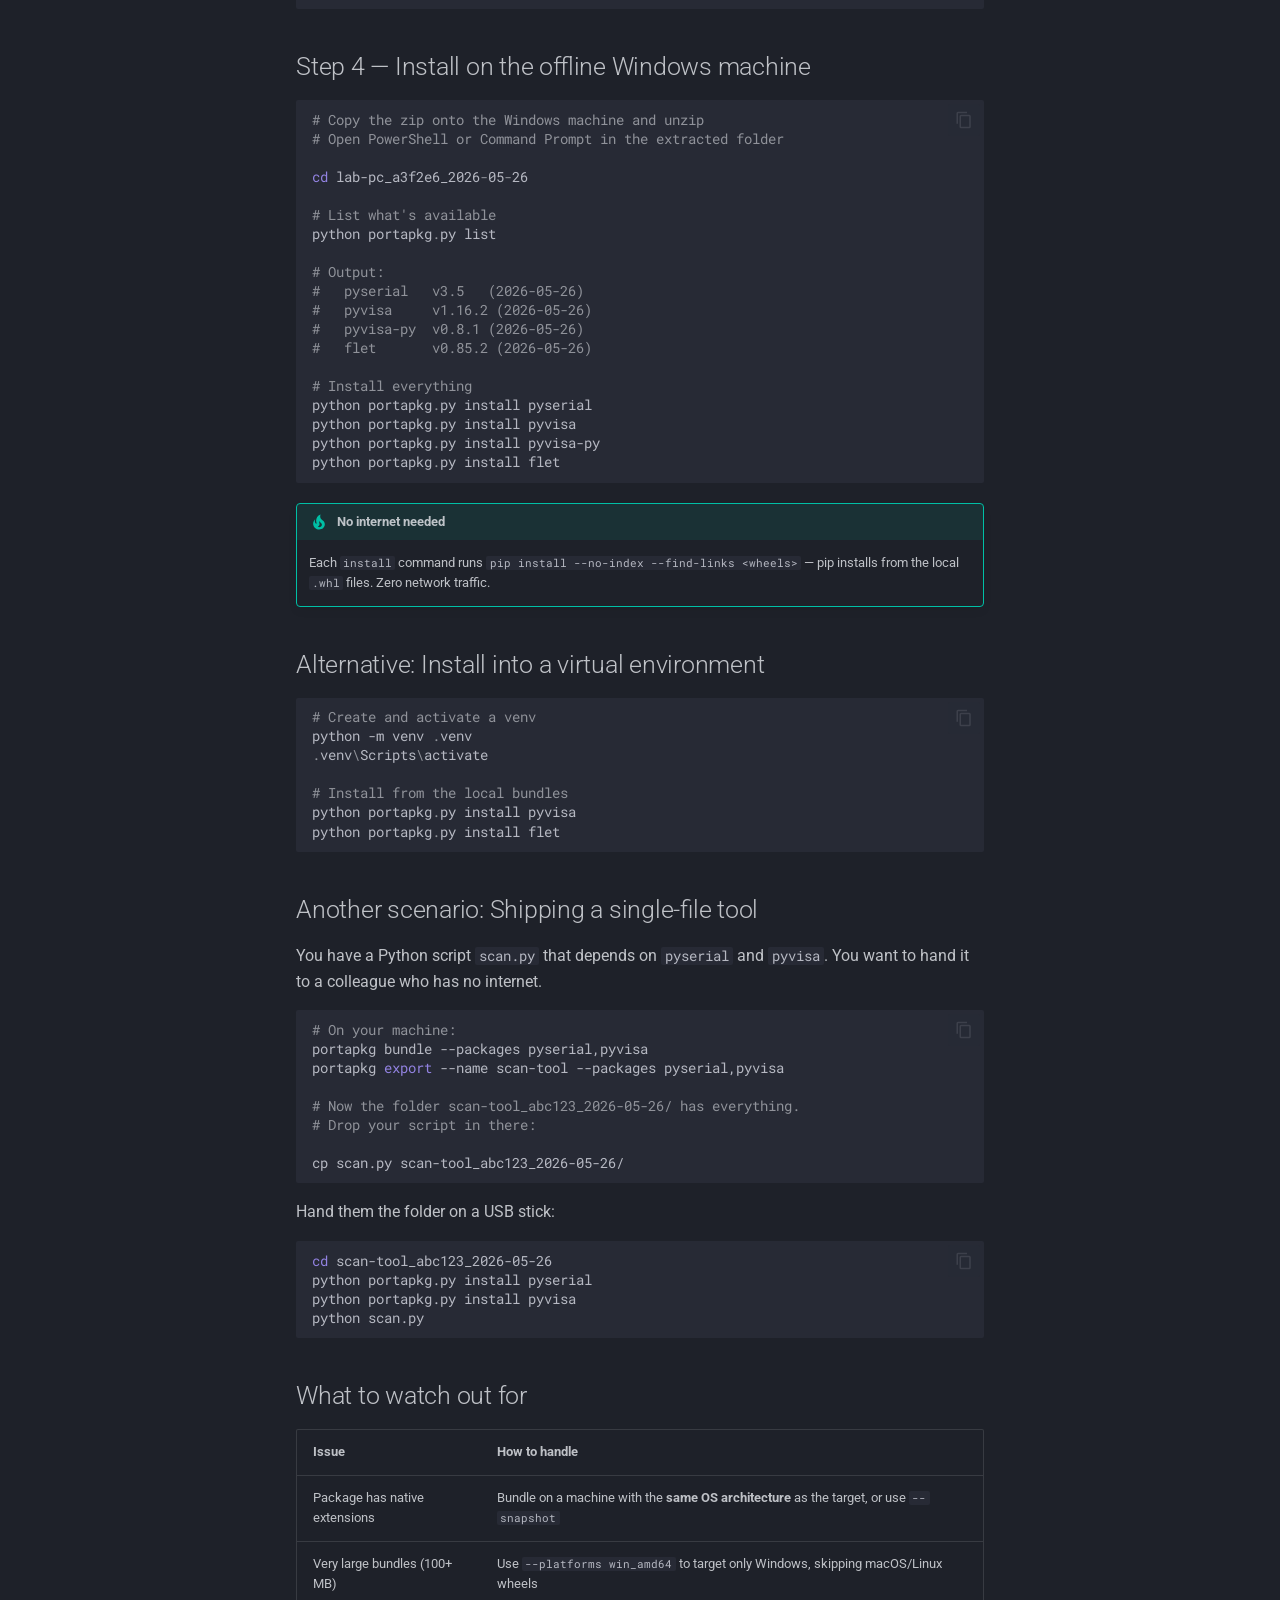
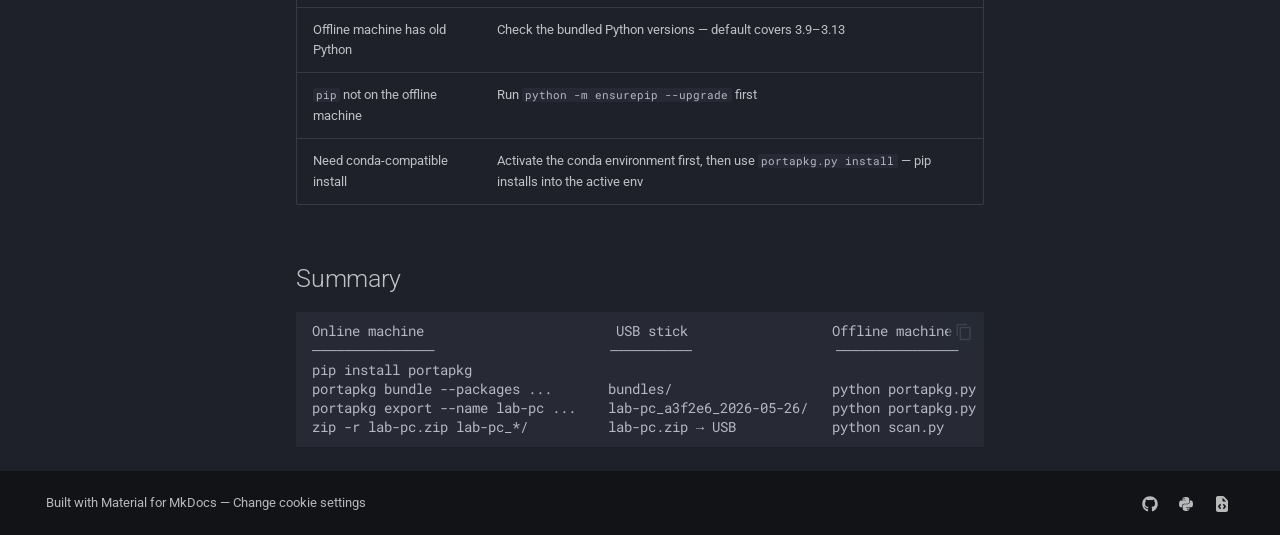
<file: site/realworld/index.html>
<!doctype html>
<html lang="en" class="no-js">
  <head>
    
      <meta charset="utf-8">
      <meta name="viewport" content="width=device-width,initial-scale=1">
      
        <meta name="description" content="Portable, offline-friendly Python package bundler and installer">
      
      
      
        <link rel="canonical" href="https://abduznik.github.io/portapkg-py/realworld/">
      
      
        <link rel="prev" href="../export/">
      
      
        <link rel="next" href="../configuration/">
      
      
        
      
      
      <link rel="icon" href="../assets/images/favicon.png">
      <meta name="generator" content="mkdocs-1.6.1, mkdocs-material-9.7.6">
    
    
      
        <title>Real-world example - portapkg</title>
      
    
    
      <link rel="stylesheet" href="../assets/stylesheets/main.484c7ddc.min.css">
      
        
        <link rel="stylesheet" href="../assets/stylesheets/palette.ab4e12ef.min.css">
      
      


    
    
      
    
    
      
        
        
        <link rel="preconnect" href="https://fonts.gstatic.com" crossorigin>
        <link rel="stylesheet" href="https://fonts.googleapis.com/css?family=Roboto:300,300i,400,400i,700,700i%7CRoboto+Mono:400,400i,700,700i&display=fallback">
        <style>:root{--md-text-font:"Roboto";--md-code-font:"Roboto Mono"}</style>
      
    
    
    <script>__md_scope=new URL("..",location),__md_hash=e=>[...e].reduce(((e,_)=>(e<<5)-e+_.charCodeAt(0)),0),__md_get=(e,_=localStorage,t=__md_scope)=>JSON.parse(_.getItem(t.pathname+"."+e)),__md_set=(e,_,t=localStorage,a=__md_scope)=>{try{t.setItem(a.pathname+"."+e,JSON.stringify(_))}catch(e){}}</script>
    
      
  


  
  

<script id="__analytics">function __md_analytics(){function e(){dataLayer.push(arguments)}window.dataLayer=window.dataLayer||[],e("js",new Date),e("config",""),document.addEventListener("DOMContentLoaded",(function(){document.forms.search&&document.forms.search.query.addEventListener("blur",(function(){this.value&&e("event","search",{search_term:this.value})}));document$.subscribe((function(){var t=document.forms.feedback;if(void 0!==t)for(var a of t.querySelectorAll("[type=submit]"))a.addEventListener("click",(function(a){a.preventDefault();var n=document.location.pathname,d=this.getAttribute("data-md-value");e("event","feedback",{page:n,data:d}),t.firstElementChild.disabled=!0;var r=t.querySelector(".md-feedback__note [data-md-value='"+d+"']");r&&(r.hidden=!1)})),t.hidden=!1})),location$.subscribe((function(t){e("config","",{page_path:t.pathname})}))}));var t=document.createElement("script");t.async=!0,t.src="https://www.googletagmanager.com/gtag/js?id=",document.getElementById("__analytics").insertAdjacentElement("afterEnd",t)}</script>
  
    <script>"undefined"!=typeof __md_analytics&&__md_analytics()</script>
  

    
    
  </head>
  
  
    
    
    
    
    
    <body dir="ltr" data-md-color-scheme="slate" data-md-color-primary="blue" data-md-color-accent="light-blue">
  
    
    <input class="md-toggle" data-md-toggle="drawer" type="checkbox" id="__drawer" autocomplete="off">
    <input class="md-toggle" data-md-toggle="search" type="checkbox" id="__search" autocomplete="off">
    <label class="md-overlay" for="__drawer"></label>
    <div data-md-component="skip">
      
        
        <a href="#real-world-example" class="md-skip">
          Skip to content
        </a>
      
    </div>
    <div data-md-component="announce">
      
    </div>
    
    
      

  

<header class="md-header md-header--shadow" data-md-component="header">
  <nav class="md-header__inner md-grid" aria-label="Header">
    <a href=".." title="portapkg" class="md-header__button md-logo" aria-label="portapkg" data-md-component="logo">
      
  
  <svg xmlns="http://www.w3.org/2000/svg" viewBox="0 0 24 24"><path d="M12 8a3 3 0 0 0 3-3 3 3 0 0 0-3-3 3 3 0 0 0-3 3 3 3 0 0 0 3 3m0 3.54C9.64 9.35 6.5 8 3 8v11c3.5 0 6.64 1.35 9 3.54 2.36-2.19 5.5-3.54 9-3.54V8c-3.5 0-6.64 1.35-9 3.54"/></svg>

    </a>
    <label class="md-header__button md-icon" for="__drawer">
      
      <svg xmlns="http://www.w3.org/2000/svg" viewBox="0 0 24 24"><path d="M3 6h18v2H3zm0 5h18v2H3zm0 5h18v2H3z"/></svg>
    </label>
    <div class="md-header__title" data-md-component="header-title">
      <div class="md-header__ellipsis">
        <div class="md-header__topic">
          <span class="md-ellipsis">
            portapkg
          </span>
        </div>
        <div class="md-header__topic" data-md-component="header-topic">
          <span class="md-ellipsis">
            
              Real-world example
            
          </span>
        </div>
      </div>
    </div>
    
      
    
    
    
    
      
      
        <label class="md-header__button md-icon" for="__search">
          
          <svg xmlns="http://www.w3.org/2000/svg" viewBox="0 0 24 24"><path d="M9.5 3A6.5 6.5 0 0 1 16 9.5c0 1.61-.59 3.09-1.56 4.23l.27.27h.79l5 5-1.5 1.5-5-5v-.79l-.27-.27A6.52 6.52 0 0 1 9.5 16 6.5 6.5 0 0 1 3 9.5 6.5 6.5 0 0 1 9.5 3m0 2C7 5 5 7 5 9.5S7 14 9.5 14 14 12 14 9.5 12 5 9.5 5"/></svg>
        </label>
        <div class="md-search" data-md-component="search" role="dialog">
  <label class="md-search__overlay" for="__search"></label>
  <div class="md-search__inner" role="search">
    <form class="md-search__form" name="search">
      <input type="text" class="md-search__input" name="query" aria-label="Search" placeholder="Search" autocapitalize="off" autocorrect="off" autocomplete="off" spellcheck="false" data-md-component="search-query" required>
      <label class="md-search__icon md-icon" for="__search">
        
        <svg xmlns="http://www.w3.org/2000/svg" viewBox="0 0 24 24"><path d="M9.5 3A6.5 6.5 0 0 1 16 9.5c0 1.61-.59 3.09-1.56 4.23l.27.27h.79l5 5-1.5 1.5-5-5v-.79l-.27-.27A6.52 6.52 0 0 1 9.5 16 6.5 6.5 0 0 1 3 9.5 6.5 6.5 0 0 1 9.5 3m0 2C7 5 5 7 5 9.5S7 14 9.5 14 14 12 14 9.5 12 5 9.5 5"/></svg>
        
        <svg xmlns="http://www.w3.org/2000/svg" viewBox="0 0 24 24"><path d="M20 11v2H8l5.5 5.5-1.42 1.42L4.16 12l7.92-7.92L13.5 5.5 8 11z"/></svg>
      </label>
      <nav class="md-search__options" aria-label="Search">
        
        <button type="reset" class="md-search__icon md-icon" title="Clear" aria-label="Clear" tabindex="-1">
          
          <svg xmlns="http://www.w3.org/2000/svg" viewBox="0 0 24 24"><path d="M19 6.41 17.59 5 12 10.59 6.41 5 5 6.41 10.59 12 5 17.59 6.41 19 12 13.41 17.59 19 19 17.59 13.41 12z"/></svg>
        </button>
      </nav>
      
        <div class="md-search__suggest" data-md-component="search-suggest"></div>
      
    </form>
    <div class="md-search__output">
      <div class="md-search__scrollwrap" tabindex="0" data-md-scrollfix>
        <div class="md-search-result" data-md-component="search-result">
          <div class="md-search-result__meta">
            Initializing search
          </div>
          <ol class="md-search-result__list" role="presentation"></ol>
        </div>
      </div>
    </div>
  </div>
</div>
      
    
    
      <div class="md-header__source">
        <a href="https://github.com/abduznik/portapkg-py" title="Go to repository" class="md-source" data-md-component="source">
  <div class="md-source__icon md-icon">
    
    <svg xmlns="http://www.w3.org/2000/svg" viewBox="0 0 448 512"><!--! Font Awesome Free 7.1.0 by @fontawesome - https://fontawesome.com License - https://fontawesome.com/license/free (Icons: CC BY 4.0, Fonts: SIL OFL 1.1, Code: MIT License) Copyright 2025 Fonticons, Inc.--><path d="M439.6 236.1 244 40.5c-5.4-5.5-12.8-8.5-20.4-8.5s-15 3-20.4 8.4L162.5 81l51.5 51.5c27.1-9.1 52.7 16.8 43.4 43.7l49.7 49.7c34.2-11.8 61.2 31 35.5 56.7-26.5 26.5-70.2-2.9-56-37.3L240.3 199v121.9c25.3 12.5 22.3 41.8 9.1 55-6.4 6.4-15.2 10.1-24.3 10.1s-17.8-3.6-24.3-10.1c-17.6-17.6-11.1-46.9 11.2-56v-123c-20.8-8.5-24.6-30.7-18.6-45L142.6 101 8.5 235.1C3 240.6 0 247.9 0 255.5s3 15 8.5 20.4l195.6 195.7c5.4 5.4 12.7 8.4 20.4 8.4s15-3 20.4-8.4l194.7-194.7c5.4-5.4 8.4-12.8 8.4-20.4s-3-15-8.4-20.4"/></svg>
  </div>
  <div class="md-source__repository">
    abduznik/portapkg-py
  </div>
</a>
      </div>
    
  </nav>
  
</header>
    
    <div class="md-container" data-md-component="container">
      
      
        
          
        
      
      <main class="md-main" data-md-component="main">
        <div class="md-main__inner md-grid">
          
            
              
              <div class="md-sidebar md-sidebar--primary" data-md-component="sidebar" data-md-type="navigation" >
                <div class="md-sidebar__scrollwrap">
                  <div class="md-sidebar__inner">
                    



<nav class="md-nav md-nav--primary" aria-label="Navigation" data-md-level="0">
  <label class="md-nav__title" for="__drawer">
    <a href=".." title="portapkg" class="md-nav__button md-logo" aria-label="portapkg" data-md-component="logo">
      
  
  <svg xmlns="http://www.w3.org/2000/svg" viewBox="0 0 24 24"><path d="M12 8a3 3 0 0 0 3-3 3 3 0 0 0-3-3 3 3 0 0 0-3 3 3 3 0 0 0 3 3m0 3.54C9.64 9.35 6.5 8 3 8v11c3.5 0 6.64 1.35 9 3.54 2.36-2.19 5.5-3.54 9-3.54V8c-3.5 0-6.64 1.35-9 3.54"/></svg>

    </a>
    portapkg
  </label>
  
    <div class="md-nav__source">
      <a href="https://github.com/abduznik/portapkg-py" title="Go to repository" class="md-source" data-md-component="source">
  <div class="md-source__icon md-icon">
    
    <svg xmlns="http://www.w3.org/2000/svg" viewBox="0 0 448 512"><!--! Font Awesome Free 7.1.0 by @fontawesome - https://fontawesome.com License - https://fontawesome.com/license/free (Icons: CC BY 4.0, Fonts: SIL OFL 1.1, Code: MIT License) Copyright 2025 Fonticons, Inc.--><path d="M439.6 236.1 244 40.5c-5.4-5.5-12.8-8.5-20.4-8.5s-15 3-20.4 8.4L162.5 81l51.5 51.5c27.1-9.1 52.7 16.8 43.4 43.7l49.7 49.7c34.2-11.8 61.2 31 35.5 56.7-26.5 26.5-70.2-2.9-56-37.3L240.3 199v121.9c25.3 12.5 22.3 41.8 9.1 55-6.4 6.4-15.2 10.1-24.3 10.1s-17.8-3.6-24.3-10.1c-17.6-17.6-11.1-46.9 11.2-56v-123c-20.8-8.5-24.6-30.7-18.6-45L142.6 101 8.5 235.1C3 240.6 0 247.9 0 255.5s3 15 8.5 20.4l195.6 195.7c5.4 5.4 12.7 8.4 20.4 8.4s15-3 20.4-8.4l194.7-194.7c5.4-5.4 8.4-12.8 8.4-20.4s-3-15-8.4-20.4"/></svg>
  </div>
  <div class="md-source__repository">
    abduznik/portapkg-py
  </div>
</a>
    </div>
  
  <ul class="md-nav__list" data-md-scrollfix>
    
      
      
  
  
  
  
    <li class="md-nav__item">
      <a href=".." class="md-nav__link">
        
  
  
  <span class="md-ellipsis">
    
  
    Home
  

    
  </span>
  
  

      </a>
    </li>
  

    
      
      
  
  
    
  
  
  
    
    
      
        
      
        
      
        
      
        
      
        
      
    
    
    
      
        
        
      
    
    
    <li class="md-nav__item md-nav__item--active md-nav__item--section md-nav__item--nested">
      
        
        
        <input class="md-nav__toggle md-toggle " type="checkbox" id="__nav_2" checked>
        
          
          <label class="md-nav__link" for="__nav_2" id="__nav_2_label" tabindex="">
            
  
  
  <span class="md-ellipsis">
    
  
    Usage
  

    
  </span>
  
  

            <span class="md-nav__icon md-icon"></span>
          </label>
        
        <nav class="md-nav" data-md-level="1" aria-labelledby="__nav_2_label" aria-expanded="true">
          <label class="md-nav__title" for="__nav_2">
            <span class="md-nav__icon md-icon"></span>
            
  
    Usage
  

          </label>
          <ul class="md-nav__list" data-md-scrollfix>
            
              
                
  
  
  
  
    <li class="md-nav__item">
      <a href="../usage/" class="md-nav__link">
        
  
  
  <span class="md-ellipsis">
    
  
    Getting started
  

    
  </span>
  
  

      </a>
    </li>
  

              
            
              
                
  
  
  
  
    <li class="md-nav__item">
      <a href="../cli/" class="md-nav__link">
        
  
  
  <span class="md-ellipsis">
    
  
    CLI reference
  

    
  </span>
  
  

      </a>
    </li>
  

              
            
              
                
  
  
  
  
    <li class="md-nav__item">
      <a href="../standalone/" class="md-nav__link">
        
  
  
  <span class="md-ellipsis">
    
  
    Standalone script
  

    
  </span>
  
  

      </a>
    </li>
  

              
            
              
                
  
  
  
  
    <li class="md-nav__item">
      <a href="../export/" class="md-nav__link">
        
  
  
  <span class="md-ellipsis">
    
  
    Export bundles
  

    
  </span>
  
  

      </a>
    </li>
  

              
            
              
                
  
  
    
  
  
  
    <li class="md-nav__item md-nav__item--active">
      
      <input class="md-nav__toggle md-toggle" type="checkbox" id="__toc">
      
      
        
      
      
        <label class="md-nav__link md-nav__link--active" for="__toc">
          
  
  
  <span class="md-ellipsis">
    
  
    Real-world example
  

    
  </span>
  
  

          <span class="md-nav__icon md-icon"></span>
        </label>
      
      <a href="./" class="md-nav__link md-nav__link--active">
        
  
  
  <span class="md-ellipsis">
    
  
    Real-world example
  

    
  </span>
  
  

      </a>
      
        

<nav class="md-nav md-nav--secondary" aria-label="Table of contents">
  
  
  
    
  
  
    <label class="md-nav__title" for="__toc">
      <span class="md-nav__icon md-icon"></span>
      Table of contents
    </label>
    <ul class="md-nav__list" data-md-component="toc" data-md-scrollfix>
      
        <li class="md-nav__item">
  <a href="#scenario" class="md-nav__link">
    <span class="md-ellipsis">
      
        Scenario
      
    </span>
  </a>
  
</li>
      
        <li class="md-nav__item">
  <a href="#step-1-bundle-on-the-online-machine" class="md-nav__link">
    <span class="md-ellipsis">
      
        Step 1 — Bundle on the online machine
      
    </span>
  </a>
  
</li>
      
        <li class="md-nav__item">
  <a href="#step-2-export-to-a-portable-folder" class="md-nav__link">
    <span class="md-ellipsis">
      
        Step 2 — Export to a portable folder
      
    </span>
  </a>
  
</li>
      
        <li class="md-nav__item">
  <a href="#step-3-transfer-via-usb" class="md-nav__link">
    <span class="md-ellipsis">
      
        Step 3 — Transfer via USB
      
    </span>
  </a>
  
</li>
      
        <li class="md-nav__item">
  <a href="#step-4-install-on-the-offline-windows-machine" class="md-nav__link">
    <span class="md-ellipsis">
      
        Step 4 — Install on the offline Windows machine
      
    </span>
  </a>
  
</li>
      
        <li class="md-nav__item">
  <a href="#alternative-install-into-a-virtual-environment" class="md-nav__link">
    <span class="md-ellipsis">
      
        Alternative: Install into a virtual environment
      
    </span>
  </a>
  
</li>
      
        <li class="md-nav__item">
  <a href="#another-scenario-shipping-a-single-file-tool" class="md-nav__link">
    <span class="md-ellipsis">
      
        Another scenario: Shipping a single-file tool
      
    </span>
  </a>
  
</li>
      
        <li class="md-nav__item">
  <a href="#what-to-watch-out-for" class="md-nav__link">
    <span class="md-ellipsis">
      
        What to watch out for
      
    </span>
  </a>
  
</li>
      
        <li class="md-nav__item">
  <a href="#summary" class="md-nav__link">
    <span class="md-ellipsis">
      
        Summary
      
    </span>
  </a>
  
</li>
      
    </ul>
  
</nav>
      
    </li>
  

              
            
          </ul>
        </nav>
      
    </li>
  

    
      
      
  
  
  
  
    
    
      
        
      
    
    
    
      
        
        
      
    
    
    <li class="md-nav__item md-nav__item--section md-nav__item--nested">
      
        
        
        <input class="md-nav__toggle md-toggle " type="checkbox" id="__nav_3" >
        
          
          <label class="md-nav__link" for="__nav_3" id="__nav_3_label" tabindex="">
            
  
  
  <span class="md-ellipsis">
    
  
    Reference
  

    
  </span>
  
  

            <span class="md-nav__icon md-icon"></span>
          </label>
        
        <nav class="md-nav" data-md-level="1" aria-labelledby="__nav_3_label" aria-expanded="false">
          <label class="md-nav__title" for="__nav_3">
            <span class="md-nav__icon md-icon"></span>
            
  
    Reference
  

          </label>
          <ul class="md-nav__list" data-md-scrollfix>
            
              
                
  
  
  
  
    <li class="md-nav__item">
      <a href="../configuration/" class="md-nav__link">
        
  
  
  <span class="md-ellipsis">
    
  
    Configuration
  

    
  </span>
  
  

      </a>
    </li>
  

              
            
          </ul>
        </nav>
      
    </li>
  

    
      
      
  
  
  
  
    <li class="md-nav__item">
      <a href="../troubleshooting/" class="md-nav__link">
        
  
  
  <span class="md-ellipsis">
    
  
    Troubleshooting
  

    
  </span>
  
  

      </a>
    </li>
  

    
      
      
  
  
  
  
    <li class="md-nav__item">
      <a href="../faq/" class="md-nav__link">
        
  
  
  <span class="md-ellipsis">
    
  
    FAQ
  

    
  </span>
  
  

      </a>
    </li>
  

    
      
      
  
  
  
  
    <li class="md-nav__item">
      <a href="../development/" class="md-nav__link">
        
  
  
  <span class="md-ellipsis">
    
  
    Development
  

    
  </span>
  
  

      </a>
    </li>
  

    
      
      
  
  
  
  
    <li class="md-nav__item">
      <a href="../changelog/" class="md-nav__link">
        
  
  
  <span class="md-ellipsis">
    
  
    Changelog
  

    
  </span>
  
  

      </a>
    </li>
  

    
  </ul>
</nav>
                  </div>
                </div>
              </div>
            
            
              
              <div class="md-sidebar md-sidebar--secondary" data-md-component="sidebar" data-md-type="toc" >
                <div class="md-sidebar__scrollwrap">
                  <div class="md-sidebar__inner">
                    

<nav class="md-nav md-nav--secondary" aria-label="Table of contents">
  
  
  
    
  
  
    <label class="md-nav__title" for="__toc">
      <span class="md-nav__icon md-icon"></span>
      Table of contents
    </label>
    <ul class="md-nav__list" data-md-component="toc" data-md-scrollfix>
      
        <li class="md-nav__item">
  <a href="#scenario" class="md-nav__link">
    <span class="md-ellipsis">
      
        Scenario
      
    </span>
  </a>
  
</li>
      
        <li class="md-nav__item">
  <a href="#step-1-bundle-on-the-online-machine" class="md-nav__link">
    <span class="md-ellipsis">
      
        Step 1 — Bundle on the online machine
      
    </span>
  </a>
  
</li>
      
        <li class="md-nav__item">
  <a href="#step-2-export-to-a-portable-folder" class="md-nav__link">
    <span class="md-ellipsis">
      
        Step 2 — Export to a portable folder
      
    </span>
  </a>
  
</li>
      
        <li class="md-nav__item">
  <a href="#step-3-transfer-via-usb" class="md-nav__link">
    <span class="md-ellipsis">
      
        Step 3 — Transfer via USB
      
    </span>
  </a>
  
</li>
      
        <li class="md-nav__item">
  <a href="#step-4-install-on-the-offline-windows-machine" class="md-nav__link">
    <span class="md-ellipsis">
      
        Step 4 — Install on the offline Windows machine
      
    </span>
  </a>
  
</li>
      
        <li class="md-nav__item">
  <a href="#alternative-install-into-a-virtual-environment" class="md-nav__link">
    <span class="md-ellipsis">
      
        Alternative: Install into a virtual environment
      
    </span>
  </a>
  
</li>
      
        <li class="md-nav__item">
  <a href="#another-scenario-shipping-a-single-file-tool" class="md-nav__link">
    <span class="md-ellipsis">
      
        Another scenario: Shipping a single-file tool
      
    </span>
  </a>
  
</li>
      
        <li class="md-nav__item">
  <a href="#what-to-watch-out-for" class="md-nav__link">
    <span class="md-ellipsis">
      
        What to watch out for
      
    </span>
  </a>
  
</li>
      
        <li class="md-nav__item">
  <a href="#summary" class="md-nav__link">
    <span class="md-ellipsis">
      
        Summary
      
    </span>
  </a>
  
</li>
      
    </ul>
  
</nav>
                  </div>
                </div>
              </div>
            
          
          
            <div class="md-content" data-md-component="content">
              
                



  


  <nav class="md-path" aria-label="Navigation" >
    <ol class="md-path__list">
      
        
  
  
    <li class="md-path__item">
      <a href=".." class="md-path__link">
        
  <span class="md-ellipsis">
    Home
  </span>

      </a>
    </li>
  

      
      
        
  
  
    
    
      <li class="md-path__item">
        <a href="../usage/" class="md-path__link">
          
  <span class="md-ellipsis">
    Usage
  </span>

        </a>
      </li>
    
  

      
    </ol>
  </nav>

              
              <article class="md-content__inner md-typeset">
                
                  


  
  


<h1 id="real-world-example">Real-world example<a class="headerlink" href="#real-world-example" title="Permanent link">&para;</a></h1>
<p>This walkthrough shows a complete workflow: a developer needs to install
Python instrumentation packages (<code>pyvisa</code>, <code>pyserial</code>, <code>pyvisa-py</code>) and a
GUI app (<code>flet</code>) on an <strong>air-gapped Windows machine</strong> in a lab environment.</p>
<h2 id="scenario">Scenario<a class="headerlink" href="#scenario" title="Permanent link">&para;</a></h2>
<ul>
<li><strong>Online machine</strong>: macOS (Apple Silicon) — has internet</li>
<li><strong>Offline machine</strong>: Windows 10 (x86_64) — no internet, no PyPI access</li>
<li><strong>Goal</strong>: Get <code>pyvisa</code>, <code>pyserial</code>, <code>pyvisa-py</code>, and <code>flet</code> onto the
  Windows machine with all dependencies</li>
</ul>
<h2 id="step-1-bundle-on-the-online-machine">Step 1 — Bundle on the online machine<a class="headerlink" href="#step-1-bundle-on-the-online-machine" title="Permanent link">&para;</a></h2>
<div class="highlight"><pre><span></span><code><a id="__codelineno-0-1" name="__codelineno-0-1" href="#__codelineno-0-1"></a><span class="c1"># Install portapkg (one-time)</span>
<a id="__codelineno-0-2" name="__codelineno-0-2" href="#__codelineno-0-2"></a>pip<span class="w"> </span>install<span class="w"> </span>portapkg
<a id="__codelineno-0-3" name="__codelineno-0-3" href="#__codelineno-0-3"></a>
<a id="__codelineno-0-4" name="__codelineno-0-4" href="#__codelineno-0-4"></a><span class="c1"># Bundle all 4 packages at once</span>
<a id="__codelineno-0-5" name="__codelineno-0-5" href="#__codelineno-0-5"></a>portapkg<span class="w"> </span>bundle<span class="w"> </span>--packages<span class="w"> </span>pyserial,pyvisa,pyvisa-py,flet
</code></pre></div>
<p>This downloads wheels for <strong>6 platforms × 5 Python versions</strong> per dependency.
Output in <code>./bundles/</code>:</p>
<div class="highlight"><pre><span></span><code><a id="__codelineno-1-1" name="__codelineno-1-1" href="#__codelineno-1-1"></a>bundles/
<a id="__codelineno-1-2" name="__codelineno-1-2" href="#__codelineno-1-2"></a>├── pyserial/          (1 dep,   1 wheel)
<a id="__codelineno-1-3" name="__codelineno-1-3" href="#__codelineno-1-3"></a>├── pyvisa/            (2 deps,  2 wheels)
<a id="__codelineno-1-4" name="__codelineno-1-4" href="#__codelineno-1-4"></a>├── pyvisa-py/         (3 deps,  3 wheels)
<a id="__codelineno-1-5" name="__codelineno-1-5" href="#__codelineno-1-5"></a>└── flet/              (11 deps, 16 wheels)
</code></pre></div>
<div class="admonition tip">
<p class="admonition-title">Multi-platform means one bundle serves all machines</p>
<p>Even though we bundled on macOS, the downloaded wheels include
<code>win_amd64</code> variants — so the same bundle folder works on Windows.</p>
</div>
<h2 id="step-2-export-to-a-portable-folder">Step 2 — Export to a portable folder<a class="headerlink" href="#step-2-export-to-a-portable-folder" title="Permanent link">&para;</a></h2>
<div class="highlight"><pre><span></span><code><a id="__codelineno-2-1" name="__codelineno-2-1" href="#__codelineno-2-1"></a>portapkg<span class="w"> </span><span class="nb">export</span><span class="w"> </span>--name<span class="w"> </span>lab-pc<span class="w"> </span>--packages<span class="w"> </span>pyserial,pyvisa,pyvisa-py,flet
</code></pre></div>
<p>Creates:</p>
<div class="highlight"><pre><span></span><code><a id="__codelineno-3-1" name="__codelineno-3-1" href="#__codelineno-3-1"></a>lab-pc_a3f2e6_2026-05-26/
<a id="__codelineno-3-2" name="__codelineno-3-2" href="#__codelineno-3-2"></a>├── portapkg.py
<a id="__codelineno-3-3" name="__codelineno-3-3" href="#__codelineno-3-3"></a>└── bundles/
<a id="__codelineno-3-4" name="__codelineno-3-4" href="#__codelineno-3-4"></a>    ├── pyserial/
<a id="__codelineno-3-5" name="__codelineno-3-5" href="#__codelineno-3-5"></a>    ├── pyvisa/
<a id="__codelineno-3-6" name="__codelineno-3-6" href="#__codelineno-3-6"></a>    ├── pyvisa-py/
<a id="__codelineno-3-7" name="__codelineno-3-7" href="#__codelineno-3-7"></a>    └── flet/
</code></pre></div>
<p>Now zip the folder and copy it to a USB drive.</p>
<h2 id="step-3-transfer-via-usb">Step 3 — Transfer via USB<a class="headerlink" href="#step-3-transfer-via-usb" title="Permanent link">&para;</a></h2>
<div class="highlight"><pre><span></span><code><a id="__codelineno-4-1" name="__codelineno-4-1" href="#__codelineno-4-1"></a><span class="c1"># On the online machine — zip it up</span>
<a id="__codelineno-4-2" name="__codelineno-4-2" href="#__codelineno-4-2"></a>zip<span class="w"> </span>-r<span class="w"> </span>lab-pc_a3f2e6_2026-05-26.zip<span class="w"> </span>lab-pc_a3f2e6_2026-05-26/
<a id="__codelineno-4-3" name="__codelineno-4-3" href="#__codelineno-4-3"></a>
<a id="__codelineno-4-4" name="__codelineno-4-4" href="#__codelineno-4-4"></a><span class="c1"># Copy to USB drive, walk over to the Windows machine</span>
</code></pre></div>
<h2 id="step-4-install-on-the-offline-windows-machine">Step 4 — Install on the offline Windows machine<a class="headerlink" href="#step-4-install-on-the-offline-windows-machine" title="Permanent link">&para;</a></h2>
<div class="highlight"><pre><span></span><code><a id="__codelineno-5-1" name="__codelineno-5-1" href="#__codelineno-5-1"></a><span class="c"># Copy the zip onto the Windows machine and unzip</span>
<a id="__codelineno-5-2" name="__codelineno-5-2" href="#__codelineno-5-2"></a><span class="c"># Open PowerShell or Command Prompt in the extracted folder</span>
<a id="__codelineno-5-3" name="__codelineno-5-3" href="#__codelineno-5-3"></a>
<a id="__codelineno-5-4" name="__codelineno-5-4" href="#__codelineno-5-4"></a><span class="nb">cd </span><span class="n">lab-pc_a3f2e6_2026</span><span class="p">-</span><span class="n">05</span><span class="p">-</span><span class="n">26</span>
<a id="__codelineno-5-5" name="__codelineno-5-5" href="#__codelineno-5-5"></a>
<a id="__codelineno-5-6" name="__codelineno-5-6" href="#__codelineno-5-6"></a><span class="c"># List what&#39;s available</span>
<a id="__codelineno-5-7" name="__codelineno-5-7" href="#__codelineno-5-7"></a><span class="n">python</span> <span class="n">portapkg</span><span class="p">.</span><span class="n">py</span> <span class="n">list</span>
<a id="__codelineno-5-8" name="__codelineno-5-8" href="#__codelineno-5-8"></a>
<a id="__codelineno-5-9" name="__codelineno-5-9" href="#__codelineno-5-9"></a><span class="c"># Output:</span>
<a id="__codelineno-5-10" name="__codelineno-5-10" href="#__codelineno-5-10"></a><span class="c">#   pyserial   v3.5   (2026-05-26)</span>
<a id="__codelineno-5-11" name="__codelineno-5-11" href="#__codelineno-5-11"></a><span class="c">#   pyvisa     v1.16.2 (2026-05-26)</span>
<a id="__codelineno-5-12" name="__codelineno-5-12" href="#__codelineno-5-12"></a><span class="c">#   pyvisa-py  v0.8.1 (2026-05-26)</span>
<a id="__codelineno-5-13" name="__codelineno-5-13" href="#__codelineno-5-13"></a><span class="c">#   flet       v0.85.2 (2026-05-26)</span>
<a id="__codelineno-5-14" name="__codelineno-5-14" href="#__codelineno-5-14"></a>
<a id="__codelineno-5-15" name="__codelineno-5-15" href="#__codelineno-5-15"></a><span class="c"># Install everything</span>
<a id="__codelineno-5-16" name="__codelineno-5-16" href="#__codelineno-5-16"></a><span class="n">python</span> <span class="n">portapkg</span><span class="p">.</span><span class="n">py</span> <span class="n">install</span> <span class="n">pyserial</span>
<a id="__codelineno-5-17" name="__codelineno-5-17" href="#__codelineno-5-17"></a><span class="n">python</span> <span class="n">portapkg</span><span class="p">.</span><span class="n">py</span> <span class="n">install</span> <span class="n">pyvisa</span>
<a id="__codelineno-5-18" name="__codelineno-5-18" href="#__codelineno-5-18"></a><span class="n">python</span> <span class="n">portapkg</span><span class="p">.</span><span class="n">py</span> <span class="n">install</span> <span class="n">pyvisa-py</span>
<a id="__codelineno-5-19" name="__codelineno-5-19" href="#__codelineno-5-19"></a><span class="n">python</span> <span class="n">portapkg</span><span class="p">.</span><span class="n">py</span> <span class="n">install</span> <span class="n">flet</span>
</code></pre></div>
<div class="admonition tip">
<p class="admonition-title">No internet needed</p>
<p>Each <code>install</code> command runs <code>pip install --no-index --find-links &lt;wheels&gt;</code>
— pip installs from the local <code>.whl</code> files. Zero network traffic.</p>
</div>
<h2 id="alternative-install-into-a-virtual-environment">Alternative: Install into a virtual environment<a class="headerlink" href="#alternative-install-into-a-virtual-environment" title="Permanent link">&para;</a></h2>
<div class="highlight"><pre><span></span><code><a id="__codelineno-6-1" name="__codelineno-6-1" href="#__codelineno-6-1"></a><span class="c"># Create and activate a venv</span>
<a id="__codelineno-6-2" name="__codelineno-6-2" href="#__codelineno-6-2"></a><span class="n">python</span> <span class="n">-m</span> <span class="n">venv</span> <span class="p">.</span><span class="n">venv</span>
<a id="__codelineno-6-3" name="__codelineno-6-3" href="#__codelineno-6-3"></a><span class="p">.</span><span class="n">venv</span><span class="p">\</span><span class="n">Scripts</span><span class="p">\</span><span class="n">activate</span>
<a id="__codelineno-6-4" name="__codelineno-6-4" href="#__codelineno-6-4"></a>
<a id="__codelineno-6-5" name="__codelineno-6-5" href="#__codelineno-6-5"></a><span class="c"># Install from the local bundles</span>
<a id="__codelineno-6-6" name="__codelineno-6-6" href="#__codelineno-6-6"></a><span class="n">python</span> <span class="n">portapkg</span><span class="p">.</span><span class="n">py</span> <span class="n">install</span> <span class="n">pyvisa</span>
<a id="__codelineno-6-7" name="__codelineno-6-7" href="#__codelineno-6-7"></a><span class="n">python</span> <span class="n">portapkg</span><span class="p">.</span><span class="n">py</span> <span class="n">install</span> <span class="n">flet</span>
</code></pre></div>
<h2 id="another-scenario-shipping-a-single-file-tool">Another scenario: Shipping a single-file tool<a class="headerlink" href="#another-scenario-shipping-a-single-file-tool" title="Permanent link">&para;</a></h2>
<p>You have a Python script <code>scan.py</code> that depends on <code>pyserial</code> and <code>pyvisa</code>.
You want to hand it to a colleague who has no internet.</p>
<div class="highlight"><pre><span></span><code><a id="__codelineno-7-1" name="__codelineno-7-1" href="#__codelineno-7-1"></a><span class="c1"># On your machine:</span>
<a id="__codelineno-7-2" name="__codelineno-7-2" href="#__codelineno-7-2"></a>portapkg<span class="w"> </span>bundle<span class="w"> </span>--packages<span class="w"> </span>pyserial,pyvisa
<a id="__codelineno-7-3" name="__codelineno-7-3" href="#__codelineno-7-3"></a>portapkg<span class="w"> </span><span class="nb">export</span><span class="w"> </span>--name<span class="w"> </span>scan-tool<span class="w"> </span>--packages<span class="w"> </span>pyserial,pyvisa
<a id="__codelineno-7-4" name="__codelineno-7-4" href="#__codelineno-7-4"></a>
<a id="__codelineno-7-5" name="__codelineno-7-5" href="#__codelineno-7-5"></a><span class="c1"># Now the folder scan-tool_abc123_2026-05-26/ has everything.</span>
<a id="__codelineno-7-6" name="__codelineno-7-6" href="#__codelineno-7-6"></a><span class="c1"># Drop your script in there:</span>
<a id="__codelineno-7-7" name="__codelineno-7-7" href="#__codelineno-7-7"></a>
<a id="__codelineno-7-8" name="__codelineno-7-8" href="#__codelineno-7-8"></a>cp<span class="w"> </span>scan.py<span class="w"> </span>scan-tool_abc123_2026-05-26/
</code></pre></div>
<p>Hand them the folder on a USB stick:</p>
<div class="highlight"><pre><span></span><code><a id="__codelineno-8-1" name="__codelineno-8-1" href="#__codelineno-8-1"></a><span class="nb">cd</span><span class="w"> </span>scan-tool_abc123_2026-05-26
<a id="__codelineno-8-2" name="__codelineno-8-2" href="#__codelineno-8-2"></a>python<span class="w"> </span>portapkg.py<span class="w"> </span>install<span class="w"> </span>pyserial
<a id="__codelineno-8-3" name="__codelineno-8-3" href="#__codelineno-8-3"></a>python<span class="w"> </span>portapkg.py<span class="w"> </span>install<span class="w"> </span>pyvisa
<a id="__codelineno-8-4" name="__codelineno-8-4" href="#__codelineno-8-4"></a>python<span class="w"> </span>scan.py
</code></pre></div>
<h2 id="what-to-watch-out-for">What to watch out for<a class="headerlink" href="#what-to-watch-out-for" title="Permanent link">&para;</a></h2>
<table>
<thead>
<tr>
<th>Issue</th>
<th>How to handle</th>
</tr>
</thead>
<tbody>
<tr>
<td>Package has native extensions</td>
<td>Bundle on a machine with the <strong>same OS architecture</strong> as the target, or use <code>--snapshot</code></td>
</tr>
<tr>
<td>Very large bundles (100+ MB)</td>
<td>Use <code>--platforms win_amd64</code> to target only Windows, skipping macOS/Linux wheels</td>
</tr>
<tr>
<td>Offline machine has old Python</td>
<td>Check the bundled Python versions — default covers 3.9–3.13</td>
</tr>
<tr>
<td><code>pip</code> not on the offline machine</td>
<td>Run <code>python -m ensurepip --upgrade</code> first</td>
</tr>
<tr>
<td>Need conda-compatible install</td>
<td>Activate the conda environment first, then use <code>portapkg.py install</code> — pip installs into the active env</td>
</tr>
</tbody>
</table>
<h2 id="summary">Summary<a class="headerlink" href="#summary" title="Permanent link">&para;</a></h2>
<div class="highlight"><pre><span></span><code><a id="__codelineno-9-1" name="__codelineno-9-1" href="#__codelineno-9-1"></a>Online machine                        USB stick                  Offline machine
<a id="__codelineno-9-2" name="__codelineno-9-2" href="#__codelineno-9-2"></a>───────────────                      ──────────                  ───────────────
<a id="__codelineno-9-3" name="__codelineno-9-3" href="#__codelineno-9-3"></a>pip install portapkg                                              
<a id="__codelineno-9-4" name="__codelineno-9-4" href="#__codelineno-9-4"></a>portapkg bundle --packages ...       bundles/                    python portapkg.py list
<a id="__codelineno-9-5" name="__codelineno-9-5" href="#__codelineno-9-5"></a>portapkg export --name lab-pc ...    lab-pc_a3f2e6_2026-05-26/   python portapkg.py install pyvisa
<a id="__codelineno-9-6" name="__codelineno-9-6" href="#__codelineno-9-6"></a>zip -r lab-pc.zip lab-pc_*/          lab-pc.zip → USB            python scan.py
</code></pre></div>









  




                
              </article>
            </div>
          
          
  <script>var tabs=__md_get("__tabs");if(Array.isArray(tabs))e:for(var set of document.querySelectorAll(".tabbed-set")){var labels=set.querySelector(".tabbed-labels");for(var tab of tabs)for(var label of labels.getElementsByTagName("label"))if(label.innerText.trim()===tab){var input=document.getElementById(label.htmlFor);input.checked=!0;continue e}}</script>

<script>var target=document.getElementById(location.hash.slice(1));target&&target.name&&(target.checked=target.name.startsWith("__tabbed_"))</script>
        </div>
        
          <button type="button" class="md-top md-icon" data-md-component="top" hidden>
  
  <svg xmlns="http://www.w3.org/2000/svg" viewBox="0 0 24 24"><path d="M13 20h-2V8l-5.5 5.5-1.42-1.42L12 4.16l7.92 7.92-1.42 1.42L13 8z"/></svg>
  Back to top
</button>
        
      </main>
      
        <footer class="md-footer">
  
  <div class="md-footer-meta md-typeset">
    <div class="md-footer-meta__inner md-grid">
      <div class="md-copyright">
  
    <div class="md-copyright__highlight">
      Built with <a href="https://squidfunk.github.io/mkdocs-material/" target="_blank">Material for MkDocs</a> &mdash;
<a href="#__consent">Change cookie settings</a>

    </div>
  
  
</div>
      
        
<div class="md-social">
  
    
    
    
    
      
      
    
    <a href="https://github.com/abduznik/portapkg-py" target="_blank" rel="noopener" title="github.com" class="md-social__link">
      <svg xmlns="http://www.w3.org/2000/svg" viewBox="0 0 512 512"><!--! Font Awesome Free 7.1.0 by @fontawesome - https://fontawesome.com License - https://fontawesome.com/license/free (Icons: CC BY 4.0, Fonts: SIL OFL 1.1, Code: MIT License) Copyright 2025 Fonticons, Inc.--><path d="M173.9 397.4c0 2-2.3 3.6-5.2 3.6-3.3.3-5.6-1.3-5.6-3.6 0-2 2.3-3.6 5.2-3.6 3-.3 5.6 1.3 5.6 3.6m-31.1-4.5c-.7 2 1.3 4.3 4.3 4.9 2.6 1 5.6 0 6.2-2s-1.3-4.3-4.3-5.2c-2.6-.7-5.5.3-6.2 2.3m44.2-1.7c-2.9.7-4.9 2.6-4.6 4.9.3 2 2.9 3.3 5.9 2.6 2.9-.7 4.9-2.6 4.6-4.6-.3-1.9-3-3.2-5.9-2.9M252.8 8C114.1 8 8 113.3 8 252c0 110.9 69.8 205.8 169.5 239.2 12.8 2.3 17.3-5.6 17.3-12.1 0-6.2-.3-40.4-.3-61.4 0 0-70 15-84.7-29.8 0 0-11.4-29.1-27.8-36.6 0 0-22.9-15.7 1.6-15.4 0 0 24.9 2 38.6 25.8 21.9 38.6 58.6 27.5 72.9 20.9 2.3-16 8.8-27.1 16-33.7-55.9-6.2-112.3-14.3-112.3-110.5 0-27.5 7.6-41.3 23.6-58.9-2.6-6.5-11.1-33.3 2.6-67.9 20.9-6.5 69 27 69 27 20-5.6 41.5-8.5 62.8-8.5s42.8 2.9 62.8 8.5c0 0 48.1-33.6 69-27 13.7 34.7 5.2 61.4 2.6 67.9 16 17.7 25.8 31.5 25.8 58.9 0 96.5-58.9 104.2-114.8 110.5 9.2 7.9 17 22.9 17 46.4 0 33.7-.3 75.4-.3 83.6 0 6.5 4.6 14.4 17.3 12.1C436.2 457.8 504 362.9 504 252 504 113.3 391.5 8 252.8 8M105.2 352.9c-1.3 1-1 3.3.7 5.2 1.6 1.6 3.9 2.3 5.2 1 1.3-1 1-3.3-.7-5.2-1.6-1.6-3.9-2.3-5.2-1m-10.8-8.1c-.7 1.3.3 2.9 2.3 3.9 1.6 1 3.6.7 4.3-.7.7-1.3-.3-2.9-2.3-3.9-2-.6-3.6-.3-4.3.7m32.4 35.6c-1.6 1.3-1 4.3 1.3 6.2 2.3 2.3 5.2 2.6 6.5 1 1.3-1.3.7-4.3-1.3-6.2-2.2-2.3-5.2-2.6-6.5-1m-11.4-14.7c-1.6 1-1.6 3.6 0 5.9s4.3 3.3 5.6 2.3c1.6-1.3 1.6-3.9 0-6.2-1.4-2.3-4-3.3-5.6-2"/></svg>
    </a>
  
    
    
    
    
      
      
    
    <a href="https://pypi.org/project/portapkg/" target="_blank" rel="noopener" title="pypi.org" class="md-social__link">
      <svg xmlns="http://www.w3.org/2000/svg" viewBox="0 0 448 512"><!--! Font Awesome Free 7.1.0 by @fontawesome - https://fontawesome.com License - https://fontawesome.com/license/free (Icons: CC BY 4.0, Fonts: SIL OFL 1.1, Code: MIT License) Copyright 2025 Fonticons, Inc.--><path d="M439.8 200.5c-7.7-30.9-22.3-54.2-53.4-54.2h-40.1v47.4c0 36.8-31.2 67.8-66.8 67.8H172.7c-29.2 0-53.4 25-53.4 54.3v101.8c0 29 25.2 46 53.4 54.3 33.8 9.9 66.3 11.7 106.8 0 26.9-7.8 53.4-23.5 53.4-54.3v-40.7H226.2v-13.6h160.2c31.1 0 42.6-21.7 53.4-54.2 11.2-33.5 10.7-65.7 0-108.6M286.2 444.7a20.4 20.4 0 1 1 0-40.7 20.4 20.4 0 1 1 0 40.7M167.8 248.1h106.8c29.7 0 53.4-24.5 53.4-54.3V91.9c0-29-24.4-50.7-53.4-55.6-35.8-5.9-74.7-5.6-106.8.1-45.2 8-53.4 24.7-53.4 55.6v40.7h106.9v13.6h-147c-31.1 0-58.3 18.7-66.8 54.2-9.8 40.7-10.2 66.1 0 108.6 7.6 31.6 25.7 54.2 56.8 54.2H101v-48.8c0-35.3 30.5-66.4 66.8-66.4m-6.6-183.4a20.4 20.4 0 1 1 0 40.8 20.4 20.4 0 1 1 0-40.8"/></svg>
    </a>
  
    
    
    
    
      
      
    
    <a href="https://github.com/abduznik/portapkg-py/blob/main/portapkg.py" target="_blank" rel="noopener" title="github.com" class="md-social__link">
      <svg xmlns="http://www.w3.org/2000/svg" viewBox="0 0 384 512"><!--! Font Awesome Free 7.1.0 by @fontawesome - https://fontawesome.com License - https://fontawesome.com/license/free (Icons: CC BY 4.0, Fonts: SIL OFL 1.1, Code: MIT License) Copyright 2025 Fonticons, Inc.--><path d="M0 64C0 28.7 28.7 0 64 0h149.5c17 0 33.3 6.7 45.3 18.7l106.5 106.6c12 12 18.7 28.3 18.7 45.3V448c0 35.3-28.7 64-64 64H64c-35.3 0-64-28.7-64-64zm208-5.5V152c0 13.3 10.7 24 24 24h93.5zm-53.8 237.1c8.6-10.1 7.5-25.2-2.6-33.8s-25.2-7.5-33.8 2.6l-48 56c-7.7 9-7.7 22.2 0 31.2l48 56c8.6 10.1 23.8 11.2 33.8 2.6s11.2-23.8 2.6-33.8L119.6 336zm112-31.2c-8.6-10.1-23.8-11.2-33.8-2.6s-11.2 23.8-2.6 33.8l34.6 40.4-34.6 40.4c-8.6 10.1-7.5 25.2 2.6 33.8s25.2 7.5 33.8-2.6l48-56c7.7-9 7.7-22.2 0-31.2z"/></svg>
    </a>
  
</div>
      
    </div>
  </div>
</footer>
      
    </div>
    <div class="md-dialog" data-md-component="dialog">
      <div class="md-dialog__inner md-typeset"></div>
    </div>
    
    
    
      
      
      <script id="__config" type="application/json">{"annotate": null, "base": "..", "features": ["navigation.instant", "navigation.tracking", "navigation.sections", "navigation.path", "navigation.indexes", "navigation.top", "content.code.copy", "content.code.annotate", "content.tabs.link", "search.suggest", "search.highlight", "header.autohide", "announce.dismiss"], "search": "../assets/javascripts/workers/search.2c215733.min.js", "tags": null, "translations": {"clipboard.copied": "Copied to clipboard", "clipboard.copy": "Copy to clipboard", "search.result.more.one": "1 more on this page", "search.result.more.other": "# more on this page", "search.result.none": "No matching documents", "search.result.one": "1 matching document", "search.result.other": "# matching documents", "search.result.placeholder": "Type to start searching", "search.result.term.missing": "Missing", "select.version": "Select version"}, "version": null}</script>
    
    
      <script src="../assets/javascripts/bundle.79ae519e.min.js"></script>
      
    
  </body>
</html>
</file>
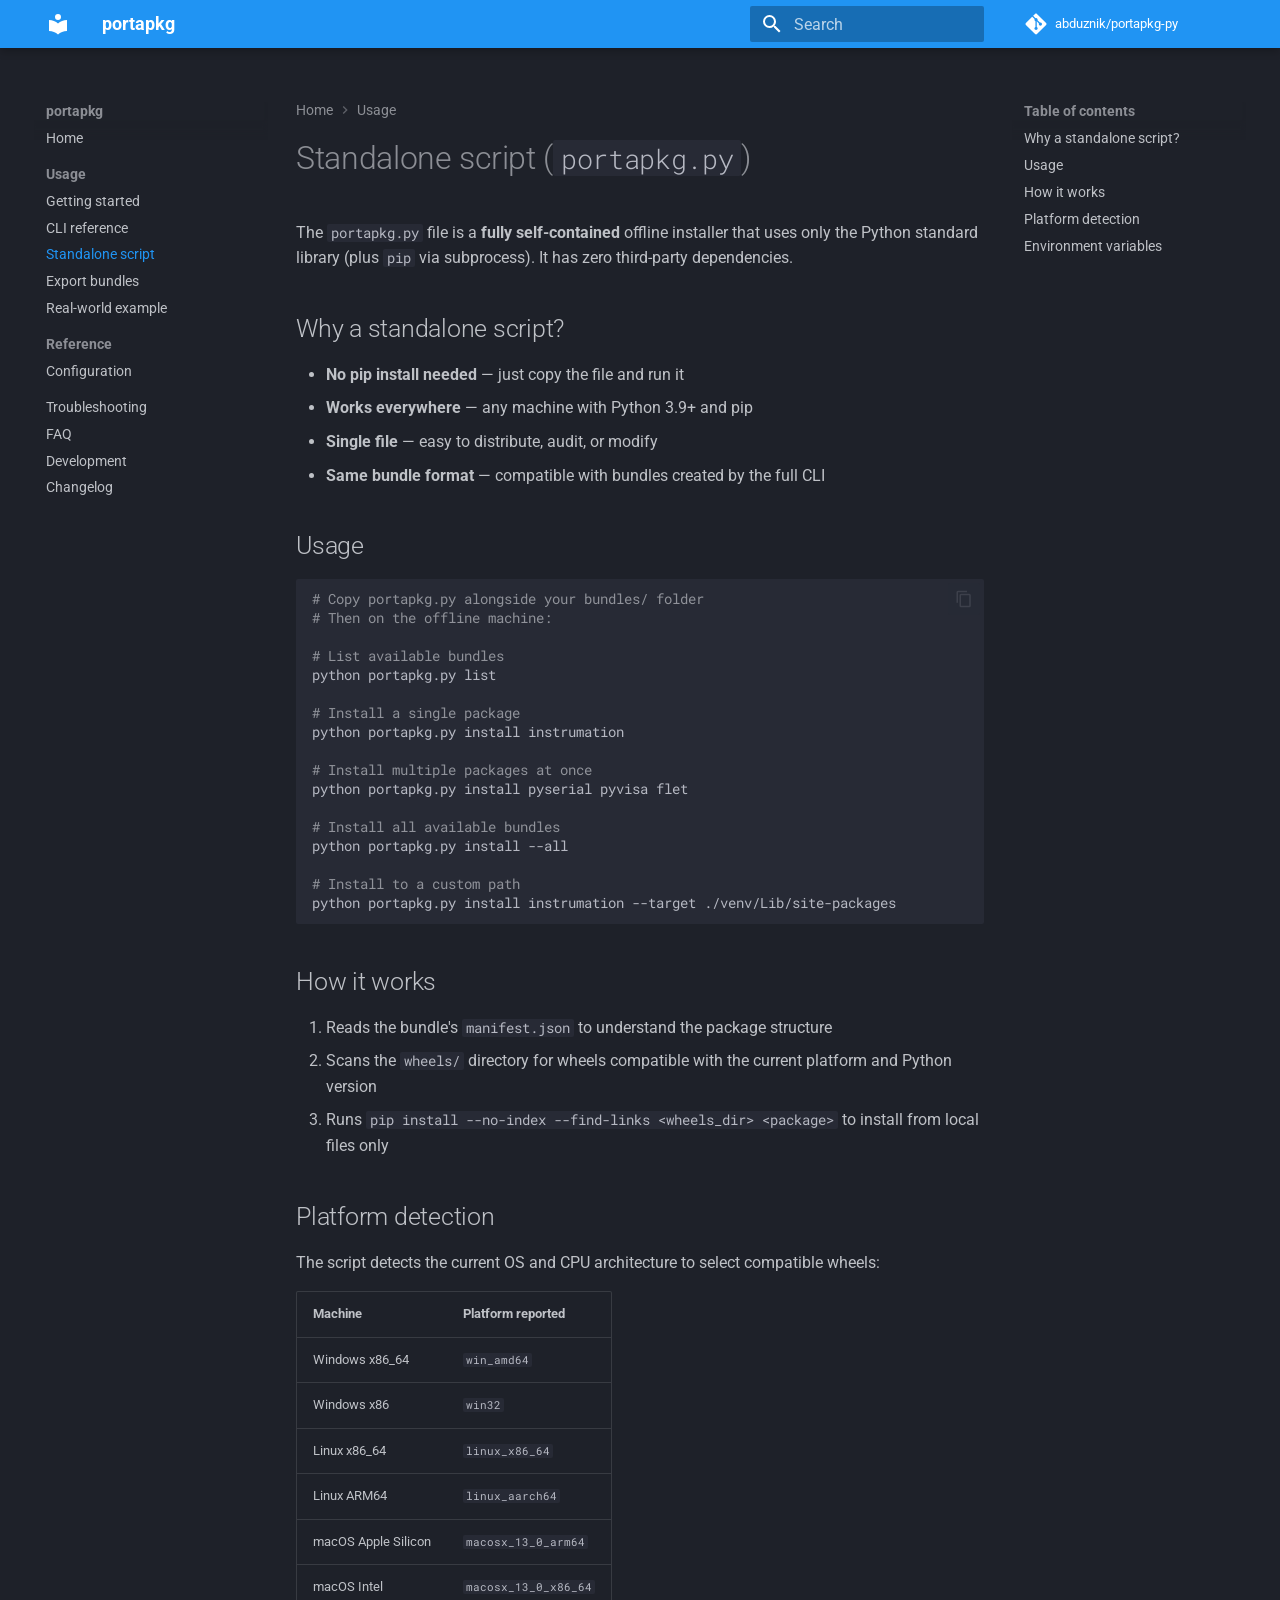
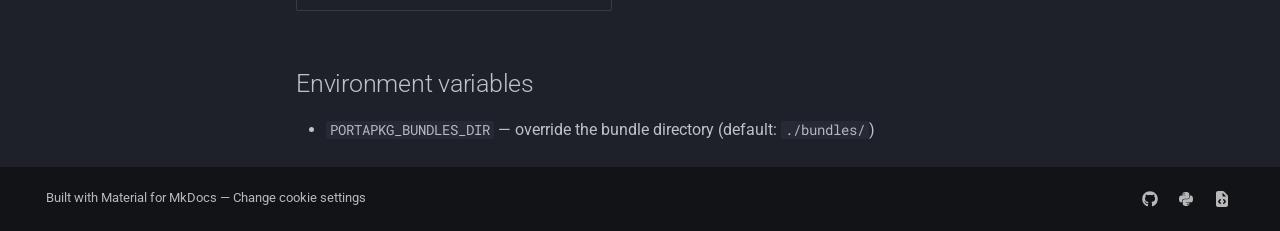
<file: site/standalone/index.html>
<!doctype html>
<html lang="en" class="no-js">
  <head>
    
      <meta charset="utf-8">
      <meta name="viewport" content="width=device-width,initial-scale=1">
      
        <meta name="description" content="Portable, offline-friendly Python package bundler and installer">
      
      
      
        <link rel="canonical" href="https://abduznik.github.io/portapkg-py/standalone/">
      
      
        <link rel="prev" href="../cli/">
      
      
        <link rel="next" href="../export/">
      
      
        
      
      
      <link rel="icon" href="../assets/images/favicon.png">
      <meta name="generator" content="mkdocs-1.6.1, mkdocs-material-9.7.6">
    
    
      
        <title>Standalone script - portapkg</title>
      
    
    
      <link rel="stylesheet" href="../assets/stylesheets/main.484c7ddc.min.css">
      
        
        <link rel="stylesheet" href="../assets/stylesheets/palette.ab4e12ef.min.css">
      
      


    
    
      
    
    
      
        
        
        <link rel="preconnect" href="https://fonts.gstatic.com" crossorigin>
        <link rel="stylesheet" href="https://fonts.googleapis.com/css?family=Roboto:300,300i,400,400i,700,700i%7CRoboto+Mono:400,400i,700,700i&display=fallback">
        <style>:root{--md-text-font:"Roboto";--md-code-font:"Roboto Mono"}</style>
      
    
    
    <script>__md_scope=new URL("..",location),__md_hash=e=>[...e].reduce(((e,_)=>(e<<5)-e+_.charCodeAt(0)),0),__md_get=(e,_=localStorage,t=__md_scope)=>JSON.parse(_.getItem(t.pathname+"."+e)),__md_set=(e,_,t=localStorage,a=__md_scope)=>{try{t.setItem(a.pathname+"."+e,JSON.stringify(_))}catch(e){}}</script>
    
      
  


  
  

<script id="__analytics">function __md_analytics(){function e(){dataLayer.push(arguments)}window.dataLayer=window.dataLayer||[],e("js",new Date),e("config",""),document.addEventListener("DOMContentLoaded",(function(){document.forms.search&&document.forms.search.query.addEventListener("blur",(function(){this.value&&e("event","search",{search_term:this.value})}));document$.subscribe((function(){var t=document.forms.feedback;if(void 0!==t)for(var a of t.querySelectorAll("[type=submit]"))a.addEventListener("click",(function(a){a.preventDefault();var n=document.location.pathname,d=this.getAttribute("data-md-value");e("event","feedback",{page:n,data:d}),t.firstElementChild.disabled=!0;var r=t.querySelector(".md-feedback__note [data-md-value='"+d+"']");r&&(r.hidden=!1)})),t.hidden=!1})),location$.subscribe((function(t){e("config","",{page_path:t.pathname})}))}));var t=document.createElement("script");t.async=!0,t.src="https://www.googletagmanager.com/gtag/js?id=",document.getElementById("__analytics").insertAdjacentElement("afterEnd",t)}</script>
  
    <script>"undefined"!=typeof __md_analytics&&__md_analytics()</script>
  

    
    
  </head>
  
  
    
    
    
    
    
    <body dir="ltr" data-md-color-scheme="slate" data-md-color-primary="blue" data-md-color-accent="light-blue">
  
    
    <input class="md-toggle" data-md-toggle="drawer" type="checkbox" id="__drawer" autocomplete="off">
    <input class="md-toggle" data-md-toggle="search" type="checkbox" id="__search" autocomplete="off">
    <label class="md-overlay" for="__drawer"></label>
    <div data-md-component="skip">
      
        
        <a href="#standalone-script-portapkgpy" class="md-skip">
          Skip to content
        </a>
      
    </div>
    <div data-md-component="announce">
      
    </div>
    
    
      

  

<header class="md-header md-header--shadow" data-md-component="header">
  <nav class="md-header__inner md-grid" aria-label="Header">
    <a href=".." title="portapkg" class="md-header__button md-logo" aria-label="portapkg" data-md-component="logo">
      
  
  <svg xmlns="http://www.w3.org/2000/svg" viewBox="0 0 24 24"><path d="M12 8a3 3 0 0 0 3-3 3 3 0 0 0-3-3 3 3 0 0 0-3 3 3 3 0 0 0 3 3m0 3.54C9.64 9.35 6.5 8 3 8v11c3.5 0 6.64 1.35 9 3.54 2.36-2.19 5.5-3.54 9-3.54V8c-3.5 0-6.64 1.35-9 3.54"/></svg>

    </a>
    <label class="md-header__button md-icon" for="__drawer">
      
      <svg xmlns="http://www.w3.org/2000/svg" viewBox="0 0 24 24"><path d="M3 6h18v2H3zm0 5h18v2H3zm0 5h18v2H3z"/></svg>
    </label>
    <div class="md-header__title" data-md-component="header-title">
      <div class="md-header__ellipsis">
        <div class="md-header__topic">
          <span class="md-ellipsis">
            portapkg
          </span>
        </div>
        <div class="md-header__topic" data-md-component="header-topic">
          <span class="md-ellipsis">
            
              Standalone script
            
          </span>
        </div>
      </div>
    </div>
    
      
    
    
    
    
      
      
        <label class="md-header__button md-icon" for="__search">
          
          <svg xmlns="http://www.w3.org/2000/svg" viewBox="0 0 24 24"><path d="M9.5 3A6.5 6.5 0 0 1 16 9.5c0 1.61-.59 3.09-1.56 4.23l.27.27h.79l5 5-1.5 1.5-5-5v-.79l-.27-.27A6.52 6.52 0 0 1 9.5 16 6.5 6.5 0 0 1 3 9.5 6.5 6.5 0 0 1 9.5 3m0 2C7 5 5 7 5 9.5S7 14 9.5 14 14 12 14 9.5 12 5 9.5 5"/></svg>
        </label>
        <div class="md-search" data-md-component="search" role="dialog">
  <label class="md-search__overlay" for="__search"></label>
  <div class="md-search__inner" role="search">
    <form class="md-search__form" name="search">
      <input type="text" class="md-search__input" name="query" aria-label="Search" placeholder="Search" autocapitalize="off" autocorrect="off" autocomplete="off" spellcheck="false" data-md-component="search-query" required>
      <label class="md-search__icon md-icon" for="__search">
        
        <svg xmlns="http://www.w3.org/2000/svg" viewBox="0 0 24 24"><path d="M9.5 3A6.5 6.5 0 0 1 16 9.5c0 1.61-.59 3.09-1.56 4.23l.27.27h.79l5 5-1.5 1.5-5-5v-.79l-.27-.27A6.52 6.52 0 0 1 9.5 16 6.5 6.5 0 0 1 3 9.5 6.5 6.5 0 0 1 9.5 3m0 2C7 5 5 7 5 9.5S7 14 9.5 14 14 12 14 9.5 12 5 9.5 5"/></svg>
        
        <svg xmlns="http://www.w3.org/2000/svg" viewBox="0 0 24 24"><path d="M20 11v2H8l5.5 5.5-1.42 1.42L4.16 12l7.92-7.92L13.5 5.5 8 11z"/></svg>
      </label>
      <nav class="md-search__options" aria-label="Search">
        
        <button type="reset" class="md-search__icon md-icon" title="Clear" aria-label="Clear" tabindex="-1">
          
          <svg xmlns="http://www.w3.org/2000/svg" viewBox="0 0 24 24"><path d="M19 6.41 17.59 5 12 10.59 6.41 5 5 6.41 10.59 12 5 17.59 6.41 19 12 13.41 17.59 19 19 17.59 13.41 12z"/></svg>
        </button>
      </nav>
      
        <div class="md-search__suggest" data-md-component="search-suggest"></div>
      
    </form>
    <div class="md-search__output">
      <div class="md-search__scrollwrap" tabindex="0" data-md-scrollfix>
        <div class="md-search-result" data-md-component="search-result">
          <div class="md-search-result__meta">
            Initializing search
          </div>
          <ol class="md-search-result__list" role="presentation"></ol>
        </div>
      </div>
    </div>
  </div>
</div>
      
    
    
      <div class="md-header__source">
        <a href="https://github.com/abduznik/portapkg-py" title="Go to repository" class="md-source" data-md-component="source">
  <div class="md-source__icon md-icon">
    
    <svg xmlns="http://www.w3.org/2000/svg" viewBox="0 0 448 512"><!--! Font Awesome Free 7.1.0 by @fontawesome - https://fontawesome.com License - https://fontawesome.com/license/free (Icons: CC BY 4.0, Fonts: SIL OFL 1.1, Code: MIT License) Copyright 2025 Fonticons, Inc.--><path d="M439.6 236.1 244 40.5c-5.4-5.5-12.8-8.5-20.4-8.5s-15 3-20.4 8.4L162.5 81l51.5 51.5c27.1-9.1 52.7 16.8 43.4 43.7l49.7 49.7c34.2-11.8 61.2 31 35.5 56.7-26.5 26.5-70.2-2.9-56-37.3L240.3 199v121.9c25.3 12.5 22.3 41.8 9.1 55-6.4 6.4-15.2 10.1-24.3 10.1s-17.8-3.6-24.3-10.1c-17.6-17.6-11.1-46.9 11.2-56v-123c-20.8-8.5-24.6-30.7-18.6-45L142.6 101 8.5 235.1C3 240.6 0 247.9 0 255.5s3 15 8.5 20.4l195.6 195.7c5.4 5.4 12.7 8.4 20.4 8.4s15-3 20.4-8.4l194.7-194.7c5.4-5.4 8.4-12.8 8.4-20.4s-3-15-8.4-20.4"/></svg>
  </div>
  <div class="md-source__repository">
    abduznik/portapkg-py
  </div>
</a>
      </div>
    
  </nav>
  
</header>
    
    <div class="md-container" data-md-component="container">
      
      
        
          
        
      
      <main class="md-main" data-md-component="main">
        <div class="md-main__inner md-grid">
          
            
              
              <div class="md-sidebar md-sidebar--primary" data-md-component="sidebar" data-md-type="navigation" >
                <div class="md-sidebar__scrollwrap">
                  <div class="md-sidebar__inner">
                    



<nav class="md-nav md-nav--primary" aria-label="Navigation" data-md-level="0">
  <label class="md-nav__title" for="__drawer">
    <a href=".." title="portapkg" class="md-nav__button md-logo" aria-label="portapkg" data-md-component="logo">
      
  
  <svg xmlns="http://www.w3.org/2000/svg" viewBox="0 0 24 24"><path d="M12 8a3 3 0 0 0 3-3 3 3 0 0 0-3-3 3 3 0 0 0-3 3 3 3 0 0 0 3 3m0 3.54C9.64 9.35 6.5 8 3 8v11c3.5 0 6.64 1.35 9 3.54 2.36-2.19 5.5-3.54 9-3.54V8c-3.5 0-6.64 1.35-9 3.54"/></svg>

    </a>
    portapkg
  </label>
  
    <div class="md-nav__source">
      <a href="https://github.com/abduznik/portapkg-py" title="Go to repository" class="md-source" data-md-component="source">
  <div class="md-source__icon md-icon">
    
    <svg xmlns="http://www.w3.org/2000/svg" viewBox="0 0 448 512"><!--! Font Awesome Free 7.1.0 by @fontawesome - https://fontawesome.com License - https://fontawesome.com/license/free (Icons: CC BY 4.0, Fonts: SIL OFL 1.1, Code: MIT License) Copyright 2025 Fonticons, Inc.--><path d="M439.6 236.1 244 40.5c-5.4-5.5-12.8-8.5-20.4-8.5s-15 3-20.4 8.4L162.5 81l51.5 51.5c27.1-9.1 52.7 16.8 43.4 43.7l49.7 49.7c34.2-11.8 61.2 31 35.5 56.7-26.5 26.5-70.2-2.9-56-37.3L240.3 199v121.9c25.3 12.5 22.3 41.8 9.1 55-6.4 6.4-15.2 10.1-24.3 10.1s-17.8-3.6-24.3-10.1c-17.6-17.6-11.1-46.9 11.2-56v-123c-20.8-8.5-24.6-30.7-18.6-45L142.6 101 8.5 235.1C3 240.6 0 247.9 0 255.5s3 15 8.5 20.4l195.6 195.7c5.4 5.4 12.7 8.4 20.4 8.4s15-3 20.4-8.4l194.7-194.7c5.4-5.4 8.4-12.8 8.4-20.4s-3-15-8.4-20.4"/></svg>
  </div>
  <div class="md-source__repository">
    abduznik/portapkg-py
  </div>
</a>
    </div>
  
  <ul class="md-nav__list" data-md-scrollfix>
    
      
      
  
  
  
  
    <li class="md-nav__item">
      <a href=".." class="md-nav__link">
        
  
  
  <span class="md-ellipsis">
    
  
    Home
  

    
  </span>
  
  

      </a>
    </li>
  

    
      
      
  
  
    
  
  
  
    
    
      
        
      
        
      
        
      
        
      
        
      
    
    
    
      
        
        
      
    
    
    <li class="md-nav__item md-nav__item--active md-nav__item--section md-nav__item--nested">
      
        
        
        <input class="md-nav__toggle md-toggle " type="checkbox" id="__nav_2" checked>
        
          
          <label class="md-nav__link" for="__nav_2" id="__nav_2_label" tabindex="">
            
  
  
  <span class="md-ellipsis">
    
  
    Usage
  

    
  </span>
  
  

            <span class="md-nav__icon md-icon"></span>
          </label>
        
        <nav class="md-nav" data-md-level="1" aria-labelledby="__nav_2_label" aria-expanded="true">
          <label class="md-nav__title" for="__nav_2">
            <span class="md-nav__icon md-icon"></span>
            
  
    Usage
  

          </label>
          <ul class="md-nav__list" data-md-scrollfix>
            
              
                
  
  
  
  
    <li class="md-nav__item">
      <a href="../usage/" class="md-nav__link">
        
  
  
  <span class="md-ellipsis">
    
  
    Getting started
  

    
  </span>
  
  

      </a>
    </li>
  

              
            
              
                
  
  
  
  
    <li class="md-nav__item">
      <a href="../cli/" class="md-nav__link">
        
  
  
  <span class="md-ellipsis">
    
  
    CLI reference
  

    
  </span>
  
  

      </a>
    </li>
  

              
            
              
                
  
  
    
  
  
  
    <li class="md-nav__item md-nav__item--active">
      
      <input class="md-nav__toggle md-toggle" type="checkbox" id="__toc">
      
      
        
      
      
        <label class="md-nav__link md-nav__link--active" for="__toc">
          
  
  
  <span class="md-ellipsis">
    
  
    Standalone script
  

    
  </span>
  
  

          <span class="md-nav__icon md-icon"></span>
        </label>
      
      <a href="./" class="md-nav__link md-nav__link--active">
        
  
  
  <span class="md-ellipsis">
    
  
    Standalone script
  

    
  </span>
  
  

      </a>
      
        

<nav class="md-nav md-nav--secondary" aria-label="Table of contents">
  
  
  
    
  
  
    <label class="md-nav__title" for="__toc">
      <span class="md-nav__icon md-icon"></span>
      Table of contents
    </label>
    <ul class="md-nav__list" data-md-component="toc" data-md-scrollfix>
      
        <li class="md-nav__item">
  <a href="#why-a-standalone-script" class="md-nav__link">
    <span class="md-ellipsis">
      
        Why a standalone script?
      
    </span>
  </a>
  
</li>
      
        <li class="md-nav__item">
  <a href="#usage" class="md-nav__link">
    <span class="md-ellipsis">
      
        Usage
      
    </span>
  </a>
  
</li>
      
        <li class="md-nav__item">
  <a href="#how-it-works" class="md-nav__link">
    <span class="md-ellipsis">
      
        How it works
      
    </span>
  </a>
  
</li>
      
        <li class="md-nav__item">
  <a href="#platform-detection" class="md-nav__link">
    <span class="md-ellipsis">
      
        Platform detection
      
    </span>
  </a>
  
</li>
      
        <li class="md-nav__item">
  <a href="#environment-variables" class="md-nav__link">
    <span class="md-ellipsis">
      
        Environment variables
      
    </span>
  </a>
  
</li>
      
    </ul>
  
</nav>
      
    </li>
  

              
            
              
                
  
  
  
  
    <li class="md-nav__item">
      <a href="../export/" class="md-nav__link">
        
  
  
  <span class="md-ellipsis">
    
  
    Export bundles
  

    
  </span>
  
  

      </a>
    </li>
  

              
            
              
                
  
  
  
  
    <li class="md-nav__item">
      <a href="../realworld/" class="md-nav__link">
        
  
  
  <span class="md-ellipsis">
    
  
    Real-world example
  

    
  </span>
  
  

      </a>
    </li>
  

              
            
          </ul>
        </nav>
      
    </li>
  

    
      
      
  
  
  
  
    
    
      
        
      
    
    
    
      
        
        
      
    
    
    <li class="md-nav__item md-nav__item--section md-nav__item--nested">
      
        
        
        <input class="md-nav__toggle md-toggle " type="checkbox" id="__nav_3" >
        
          
          <label class="md-nav__link" for="__nav_3" id="__nav_3_label" tabindex="">
            
  
  
  <span class="md-ellipsis">
    
  
    Reference
  

    
  </span>
  
  

            <span class="md-nav__icon md-icon"></span>
          </label>
        
        <nav class="md-nav" data-md-level="1" aria-labelledby="__nav_3_label" aria-expanded="false">
          <label class="md-nav__title" for="__nav_3">
            <span class="md-nav__icon md-icon"></span>
            
  
    Reference
  

          </label>
          <ul class="md-nav__list" data-md-scrollfix>
            
              
                
  
  
  
  
    <li class="md-nav__item">
      <a href="../configuration/" class="md-nav__link">
        
  
  
  <span class="md-ellipsis">
    
  
    Configuration
  

    
  </span>
  
  

      </a>
    </li>
  

              
            
          </ul>
        </nav>
      
    </li>
  

    
      
      
  
  
  
  
    <li class="md-nav__item">
      <a href="../troubleshooting/" class="md-nav__link">
        
  
  
  <span class="md-ellipsis">
    
  
    Troubleshooting
  

    
  </span>
  
  

      </a>
    </li>
  

    
      
      
  
  
  
  
    <li class="md-nav__item">
      <a href="../faq/" class="md-nav__link">
        
  
  
  <span class="md-ellipsis">
    
  
    FAQ
  

    
  </span>
  
  

      </a>
    </li>
  

    
      
      
  
  
  
  
    <li class="md-nav__item">
      <a href="../development/" class="md-nav__link">
        
  
  
  <span class="md-ellipsis">
    
  
    Development
  

    
  </span>
  
  

      </a>
    </li>
  

    
      
      
  
  
  
  
    <li class="md-nav__item">
      <a href="../changelog/" class="md-nav__link">
        
  
  
  <span class="md-ellipsis">
    
  
    Changelog
  

    
  </span>
  
  

      </a>
    </li>
  

    
  </ul>
</nav>
                  </div>
                </div>
              </div>
            
            
              
              <div class="md-sidebar md-sidebar--secondary" data-md-component="sidebar" data-md-type="toc" >
                <div class="md-sidebar__scrollwrap">
                  <div class="md-sidebar__inner">
                    

<nav class="md-nav md-nav--secondary" aria-label="Table of contents">
  
  
  
    
  
  
    <label class="md-nav__title" for="__toc">
      <span class="md-nav__icon md-icon"></span>
      Table of contents
    </label>
    <ul class="md-nav__list" data-md-component="toc" data-md-scrollfix>
      
        <li class="md-nav__item">
  <a href="#why-a-standalone-script" class="md-nav__link">
    <span class="md-ellipsis">
      
        Why a standalone script?
      
    </span>
  </a>
  
</li>
      
        <li class="md-nav__item">
  <a href="#usage" class="md-nav__link">
    <span class="md-ellipsis">
      
        Usage
      
    </span>
  </a>
  
</li>
      
        <li class="md-nav__item">
  <a href="#how-it-works" class="md-nav__link">
    <span class="md-ellipsis">
      
        How it works
      
    </span>
  </a>
  
</li>
      
        <li class="md-nav__item">
  <a href="#platform-detection" class="md-nav__link">
    <span class="md-ellipsis">
      
        Platform detection
      
    </span>
  </a>
  
</li>
      
        <li class="md-nav__item">
  <a href="#environment-variables" class="md-nav__link">
    <span class="md-ellipsis">
      
        Environment variables
      
    </span>
  </a>
  
</li>
      
    </ul>
  
</nav>
                  </div>
                </div>
              </div>
            
          
          
            <div class="md-content" data-md-component="content">
              
                



  


  <nav class="md-path" aria-label="Navigation" >
    <ol class="md-path__list">
      
        
  
  
    <li class="md-path__item">
      <a href=".." class="md-path__link">
        
  <span class="md-ellipsis">
    Home
  </span>

      </a>
    </li>
  

      
      
        
  
  
    
    
      <li class="md-path__item">
        <a href="../usage/" class="md-path__link">
          
  <span class="md-ellipsis">
    Usage
  </span>

        </a>
      </li>
    
  

      
    </ol>
  </nav>

              
              <article class="md-content__inner md-typeset">
                
                  


  
  


<h1 id="standalone-script-portapkgpy">Standalone script (<code>portapkg.py</code>)<a class="headerlink" href="#standalone-script-portapkgpy" title="Permanent link">&para;</a></h1>
<p>The <code>portapkg.py</code> file is a <strong>fully self-contained</strong> offline installer that
uses only the Python standard library (plus <code>pip</code> via subprocess). It has
zero third-party dependencies.</p>
<h2 id="why-a-standalone-script">Why a standalone script?<a class="headerlink" href="#why-a-standalone-script" title="Permanent link">&para;</a></h2>
<ul>
<li><strong>No pip install needed</strong> — just copy the file and run it</li>
<li><strong>Works everywhere</strong> — any machine with Python 3.9+ and pip</li>
<li><strong>Single file</strong> — easy to distribute, audit, or modify</li>
<li><strong>Same bundle format</strong> — compatible with bundles created by the full CLI</li>
</ul>
<h2 id="usage">Usage<a class="headerlink" href="#usage" title="Permanent link">&para;</a></h2>
<div class="highlight"><pre><span></span><code><a id="__codelineno-0-1" name="__codelineno-0-1" href="#__codelineno-0-1"></a><span class="c1"># Copy portapkg.py alongside your bundles/ folder</span>
<a id="__codelineno-0-2" name="__codelineno-0-2" href="#__codelineno-0-2"></a><span class="c1"># Then on the offline machine:</span>
<a id="__codelineno-0-3" name="__codelineno-0-3" href="#__codelineno-0-3"></a>
<a id="__codelineno-0-4" name="__codelineno-0-4" href="#__codelineno-0-4"></a><span class="c1"># List available bundles</span>
<a id="__codelineno-0-5" name="__codelineno-0-5" href="#__codelineno-0-5"></a>python<span class="w"> </span>portapkg.py<span class="w"> </span>list
<a id="__codelineno-0-6" name="__codelineno-0-6" href="#__codelineno-0-6"></a>
<a id="__codelineno-0-7" name="__codelineno-0-7" href="#__codelineno-0-7"></a><span class="c1"># Install a single package</span>
<a id="__codelineno-0-8" name="__codelineno-0-8" href="#__codelineno-0-8"></a>python<span class="w"> </span>portapkg.py<span class="w"> </span>install<span class="w"> </span>instrumation
<a id="__codelineno-0-9" name="__codelineno-0-9" href="#__codelineno-0-9"></a>
<a id="__codelineno-0-10" name="__codelineno-0-10" href="#__codelineno-0-10"></a><span class="c1"># Install multiple packages at once</span>
<a id="__codelineno-0-11" name="__codelineno-0-11" href="#__codelineno-0-11"></a>python<span class="w"> </span>portapkg.py<span class="w"> </span>install<span class="w"> </span>pyserial<span class="w"> </span>pyvisa<span class="w"> </span>flet
<a id="__codelineno-0-12" name="__codelineno-0-12" href="#__codelineno-0-12"></a>
<a id="__codelineno-0-13" name="__codelineno-0-13" href="#__codelineno-0-13"></a><span class="c1"># Install all available bundles</span>
<a id="__codelineno-0-14" name="__codelineno-0-14" href="#__codelineno-0-14"></a>python<span class="w"> </span>portapkg.py<span class="w"> </span>install<span class="w"> </span>--all
<a id="__codelineno-0-15" name="__codelineno-0-15" href="#__codelineno-0-15"></a>
<a id="__codelineno-0-16" name="__codelineno-0-16" href="#__codelineno-0-16"></a><span class="c1"># Install to a custom path</span>
<a id="__codelineno-0-17" name="__codelineno-0-17" href="#__codelineno-0-17"></a>python<span class="w"> </span>portapkg.py<span class="w"> </span>install<span class="w"> </span>instrumation<span class="w"> </span>--target<span class="w"> </span>./venv/Lib/site-packages
</code></pre></div>
<h2 id="how-it-works">How it works<a class="headerlink" href="#how-it-works" title="Permanent link">&para;</a></h2>
<ol>
<li>Reads the bundle's <code>manifest.json</code> to understand the package structure</li>
<li>Scans the <code>wheels/</code> directory for wheels compatible with the current
   platform and Python version</li>
<li>Runs <code>pip install --no-index --find-links &lt;wheels_dir&gt; &lt;package&gt;</code>
   to install from local files only</li>
</ol>
<h2 id="platform-detection">Platform detection<a class="headerlink" href="#platform-detection" title="Permanent link">&para;</a></h2>
<p>The script detects the current OS and CPU architecture to select
compatible wheels:</p>
<table>
<thead>
<tr>
<th>Machine</th>
<th>Platform reported</th>
</tr>
</thead>
<tbody>
<tr>
<td>Windows x86_64</td>
<td><code>win_amd64</code></td>
</tr>
<tr>
<td>Windows x86</td>
<td><code>win32</code></td>
</tr>
<tr>
<td>Linux x86_64</td>
<td><code>linux_x86_64</code></td>
</tr>
<tr>
<td>Linux ARM64</td>
<td><code>linux_aarch64</code></td>
</tr>
<tr>
<td>macOS Apple Silicon</td>
<td><code>macosx_13_0_arm64</code></td>
</tr>
<tr>
<td>macOS Intel</td>
<td><code>macosx_13_0_x86_64</code></td>
</tr>
</tbody>
</table>
<h2 id="environment-variables">Environment variables<a class="headerlink" href="#environment-variables" title="Permanent link">&para;</a></h2>
<ul>
<li><code>PORTAPKG_BUNDLES_DIR</code> — override the bundle directory (default: <code>./bundles/</code>)</li>
</ul>









  




                
              </article>
            </div>
          
          
  <script>var tabs=__md_get("__tabs");if(Array.isArray(tabs))e:for(var set of document.querySelectorAll(".tabbed-set")){var labels=set.querySelector(".tabbed-labels");for(var tab of tabs)for(var label of labels.getElementsByTagName("label"))if(label.innerText.trim()===tab){var input=document.getElementById(label.htmlFor);input.checked=!0;continue e}}</script>

<script>var target=document.getElementById(location.hash.slice(1));target&&target.name&&(target.checked=target.name.startsWith("__tabbed_"))</script>
        </div>
        
          <button type="button" class="md-top md-icon" data-md-component="top" hidden>
  
  <svg xmlns="http://www.w3.org/2000/svg" viewBox="0 0 24 24"><path d="M13 20h-2V8l-5.5 5.5-1.42-1.42L12 4.16l7.92 7.92-1.42 1.42L13 8z"/></svg>
  Back to top
</button>
        
      </main>
      
        <footer class="md-footer">
  
  <div class="md-footer-meta md-typeset">
    <div class="md-footer-meta__inner md-grid">
      <div class="md-copyright">
  
    <div class="md-copyright__highlight">
      Built with <a href="https://squidfunk.github.io/mkdocs-material/" target="_blank">Material for MkDocs</a> &mdash;
<a href="#__consent">Change cookie settings</a>

    </div>
  
  
</div>
      
        
<div class="md-social">
  
    
    
    
    
      
      
    
    <a href="https://github.com/abduznik/portapkg-py" target="_blank" rel="noopener" title="github.com" class="md-social__link">
      <svg xmlns="http://www.w3.org/2000/svg" viewBox="0 0 512 512"><!--! Font Awesome Free 7.1.0 by @fontawesome - https://fontawesome.com License - https://fontawesome.com/license/free (Icons: CC BY 4.0, Fonts: SIL OFL 1.1, Code: MIT License) Copyright 2025 Fonticons, Inc.--><path d="M173.9 397.4c0 2-2.3 3.6-5.2 3.6-3.3.3-5.6-1.3-5.6-3.6 0-2 2.3-3.6 5.2-3.6 3-.3 5.6 1.3 5.6 3.6m-31.1-4.5c-.7 2 1.3 4.3 4.3 4.9 2.6 1 5.6 0 6.2-2s-1.3-4.3-4.3-5.2c-2.6-.7-5.5.3-6.2 2.3m44.2-1.7c-2.9.7-4.9 2.6-4.6 4.9.3 2 2.9 3.3 5.9 2.6 2.9-.7 4.9-2.6 4.6-4.6-.3-1.9-3-3.2-5.9-2.9M252.8 8C114.1 8 8 113.3 8 252c0 110.9 69.8 205.8 169.5 239.2 12.8 2.3 17.3-5.6 17.3-12.1 0-6.2-.3-40.4-.3-61.4 0 0-70 15-84.7-29.8 0 0-11.4-29.1-27.8-36.6 0 0-22.9-15.7 1.6-15.4 0 0 24.9 2 38.6 25.8 21.9 38.6 58.6 27.5 72.9 20.9 2.3-16 8.8-27.1 16-33.7-55.9-6.2-112.3-14.3-112.3-110.5 0-27.5 7.6-41.3 23.6-58.9-2.6-6.5-11.1-33.3 2.6-67.9 20.9-6.5 69 27 69 27 20-5.6 41.5-8.5 62.8-8.5s42.8 2.9 62.8 8.5c0 0 48.1-33.6 69-27 13.7 34.7 5.2 61.4 2.6 67.9 16 17.7 25.8 31.5 25.8 58.9 0 96.5-58.9 104.2-114.8 110.5 9.2 7.9 17 22.9 17 46.4 0 33.7-.3 75.4-.3 83.6 0 6.5 4.6 14.4 17.3 12.1C436.2 457.8 504 362.9 504 252 504 113.3 391.5 8 252.8 8M105.2 352.9c-1.3 1-1 3.3.7 5.2 1.6 1.6 3.9 2.3 5.2 1 1.3-1 1-3.3-.7-5.2-1.6-1.6-3.9-2.3-5.2-1m-10.8-8.1c-.7 1.3.3 2.9 2.3 3.9 1.6 1 3.6.7 4.3-.7.7-1.3-.3-2.9-2.3-3.9-2-.6-3.6-.3-4.3.7m32.4 35.6c-1.6 1.3-1 4.3 1.3 6.2 2.3 2.3 5.2 2.6 6.5 1 1.3-1.3.7-4.3-1.3-6.2-2.2-2.3-5.2-2.6-6.5-1m-11.4-14.7c-1.6 1-1.6 3.6 0 5.9s4.3 3.3 5.6 2.3c1.6-1.3 1.6-3.9 0-6.2-1.4-2.3-4-3.3-5.6-2"/></svg>
    </a>
  
    
    
    
    
      
      
    
    <a href="https://pypi.org/project/portapkg/" target="_blank" rel="noopener" title="pypi.org" class="md-social__link">
      <svg xmlns="http://www.w3.org/2000/svg" viewBox="0 0 448 512"><!--! Font Awesome Free 7.1.0 by @fontawesome - https://fontawesome.com License - https://fontawesome.com/license/free (Icons: CC BY 4.0, Fonts: SIL OFL 1.1, Code: MIT License) Copyright 2025 Fonticons, Inc.--><path d="M439.8 200.5c-7.7-30.9-22.3-54.2-53.4-54.2h-40.1v47.4c0 36.8-31.2 67.8-66.8 67.8H172.7c-29.2 0-53.4 25-53.4 54.3v101.8c0 29 25.2 46 53.4 54.3 33.8 9.9 66.3 11.7 106.8 0 26.9-7.8 53.4-23.5 53.4-54.3v-40.7H226.2v-13.6h160.2c31.1 0 42.6-21.7 53.4-54.2 11.2-33.5 10.7-65.7 0-108.6M286.2 444.7a20.4 20.4 0 1 1 0-40.7 20.4 20.4 0 1 1 0 40.7M167.8 248.1h106.8c29.7 0 53.4-24.5 53.4-54.3V91.9c0-29-24.4-50.7-53.4-55.6-35.8-5.9-74.7-5.6-106.8.1-45.2 8-53.4 24.7-53.4 55.6v40.7h106.9v13.6h-147c-31.1 0-58.3 18.7-66.8 54.2-9.8 40.7-10.2 66.1 0 108.6 7.6 31.6 25.7 54.2 56.8 54.2H101v-48.8c0-35.3 30.5-66.4 66.8-66.4m-6.6-183.4a20.4 20.4 0 1 1 0 40.8 20.4 20.4 0 1 1 0-40.8"/></svg>
    </a>
  
    
    
    
    
      
      
    
    <a href="https://github.com/abduznik/portapkg-py/blob/main/portapkg.py" target="_blank" rel="noopener" title="github.com" class="md-social__link">
      <svg xmlns="http://www.w3.org/2000/svg" viewBox="0 0 384 512"><!--! Font Awesome Free 7.1.0 by @fontawesome - https://fontawesome.com License - https://fontawesome.com/license/free (Icons: CC BY 4.0, Fonts: SIL OFL 1.1, Code: MIT License) Copyright 2025 Fonticons, Inc.--><path d="M0 64C0 28.7 28.7 0 64 0h149.5c17 0 33.3 6.7 45.3 18.7l106.5 106.6c12 12 18.7 28.3 18.7 45.3V448c0 35.3-28.7 64-64 64H64c-35.3 0-64-28.7-64-64zm208-5.5V152c0 13.3 10.7 24 24 24h93.5zm-53.8 237.1c8.6-10.1 7.5-25.2-2.6-33.8s-25.2-7.5-33.8 2.6l-48 56c-7.7 9-7.7 22.2 0 31.2l48 56c8.6 10.1 23.8 11.2 33.8 2.6s11.2-23.8 2.6-33.8L119.6 336zm112-31.2c-8.6-10.1-23.8-11.2-33.8-2.6s-11.2 23.8-2.6 33.8l34.6 40.4-34.6 40.4c-8.6 10.1-7.5 25.2 2.6 33.8s25.2 7.5 33.8-2.6l48-56c7.7-9 7.7-22.2 0-31.2z"/></svg>
    </a>
  
</div>
      
    </div>
  </div>
</footer>
      
    </div>
    <div class="md-dialog" data-md-component="dialog">
      <div class="md-dialog__inner md-typeset"></div>
    </div>
    
    
    
      
      
      <script id="__config" type="application/json">{"annotate": null, "base": "..", "features": ["navigation.instant", "navigation.tracking", "navigation.sections", "navigation.path", "navigation.indexes", "navigation.top", "content.code.copy", "content.code.annotate", "content.tabs.link", "search.suggest", "search.highlight", "header.autohide", "announce.dismiss"], "search": "../assets/javascripts/workers/search.2c215733.min.js", "tags": null, "translations": {"clipboard.copied": "Copied to clipboard", "clipboard.copy": "Copy to clipboard", "search.result.more.one": "1 more on this page", "search.result.more.other": "# more on this page", "search.result.none": "No matching documents", "search.result.one": "1 matching document", "search.result.other": "# matching documents", "search.result.placeholder": "Type to start searching", "search.result.term.missing": "Missing", "select.version": "Select version"}, "version": null}</script>
    
    
      <script src="../assets/javascripts/bundle.79ae519e.min.js"></script>
      
    
  </body>
</html>
</file>
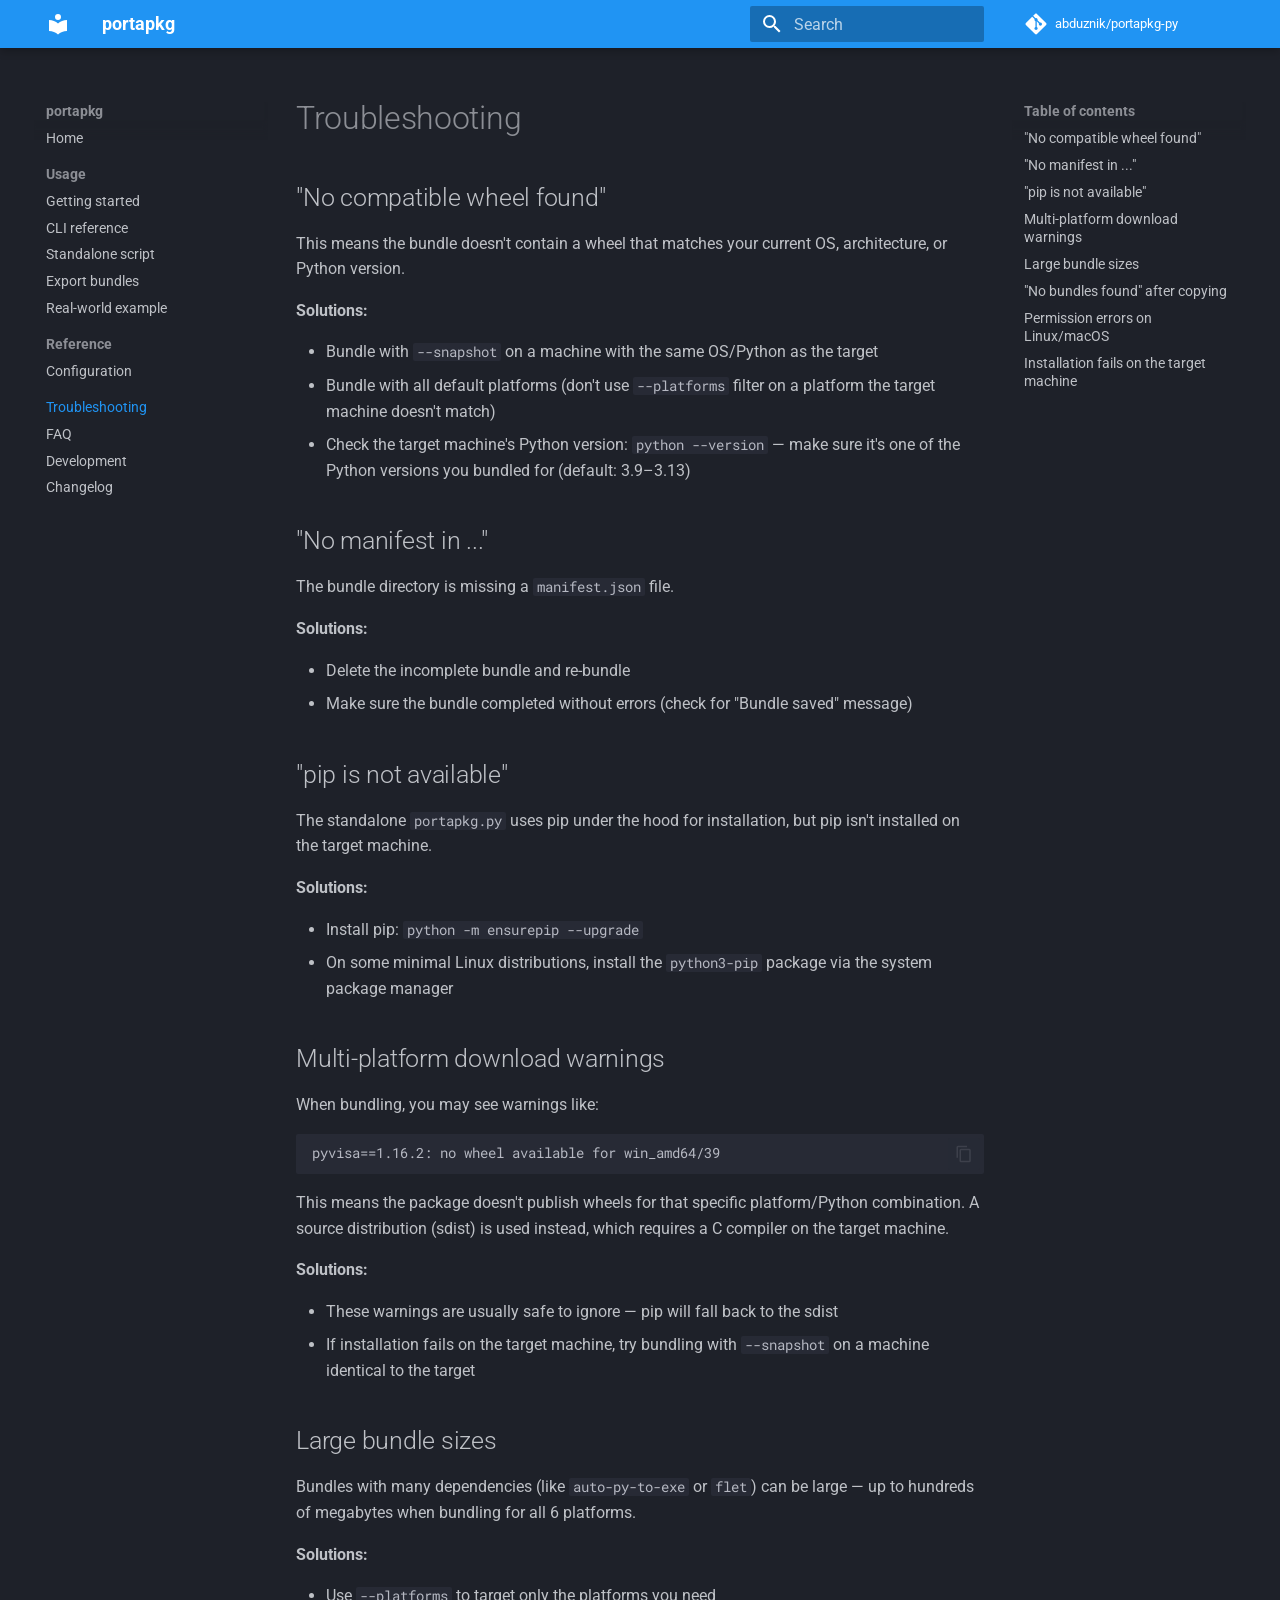
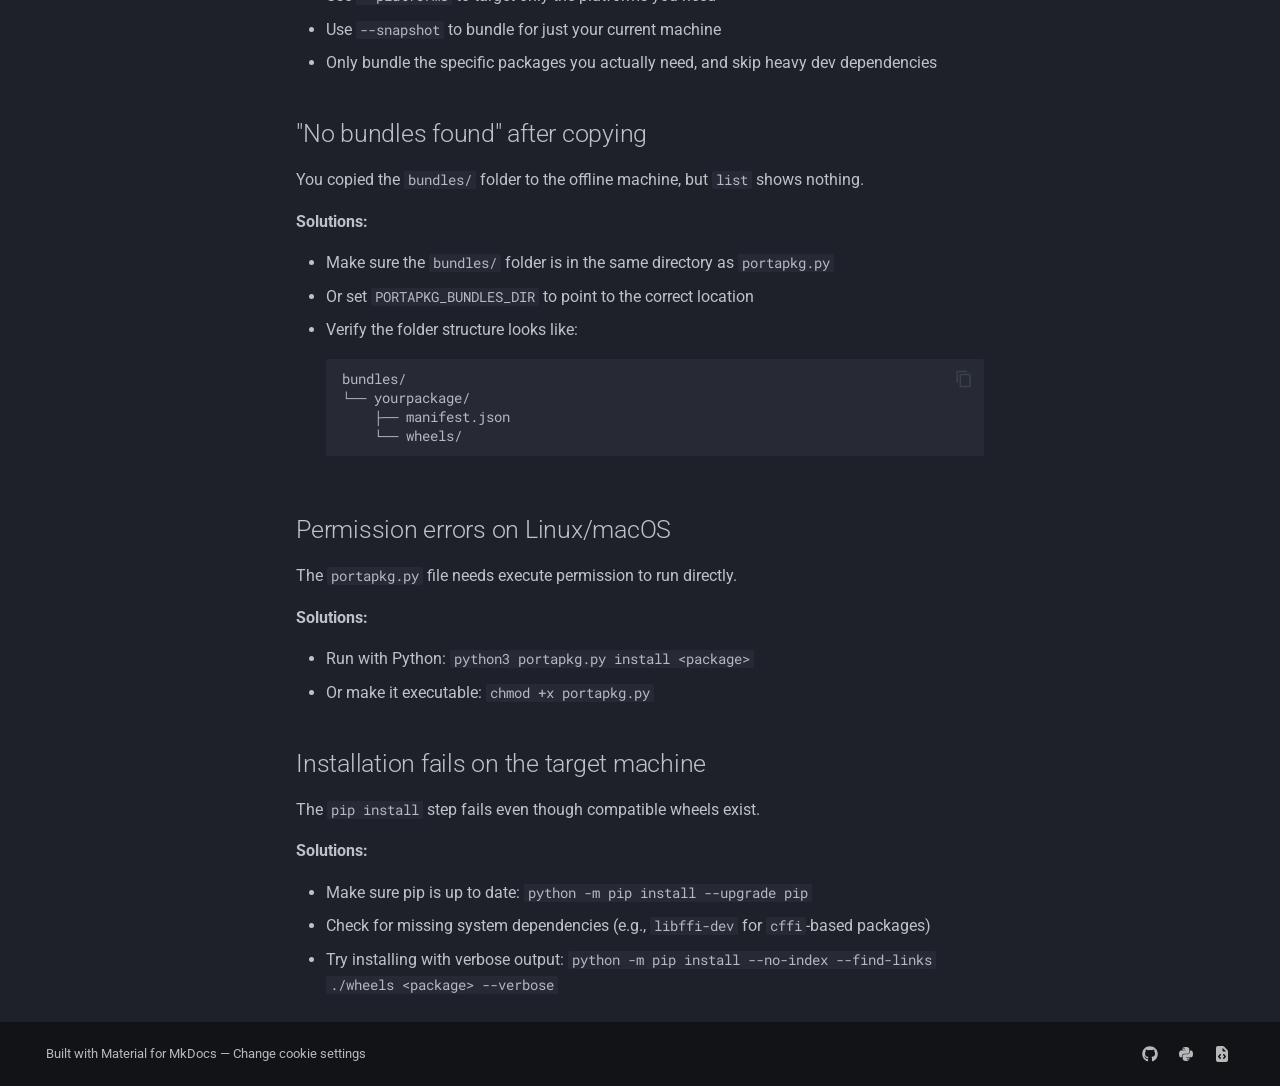
<file: site/troubleshooting/index.html>
<!doctype html>
<html lang="en" class="no-js">
  <head>
    
      <meta charset="utf-8">
      <meta name="viewport" content="width=device-width,initial-scale=1">
      
        <meta name="description" content="Portable, offline-friendly Python package bundler and installer">
      
      
      
        <link rel="canonical" href="https://abduznik.github.io/portapkg-py/troubleshooting/">
      
      
        <link rel="prev" href="../configuration/">
      
      
        <link rel="next" href="../faq/">
      
      
        
      
      
      <link rel="icon" href="../assets/images/favicon.png">
      <meta name="generator" content="mkdocs-1.6.1, mkdocs-material-9.7.6">
    
    
      
        <title>Troubleshooting - portapkg</title>
      
    
    
      <link rel="stylesheet" href="../assets/stylesheets/main.484c7ddc.min.css">
      
        
        <link rel="stylesheet" href="../assets/stylesheets/palette.ab4e12ef.min.css">
      
      


    
    
      
    
    
      
        
        
        <link rel="preconnect" href="https://fonts.gstatic.com" crossorigin>
        <link rel="stylesheet" href="https://fonts.googleapis.com/css?family=Roboto:300,300i,400,400i,700,700i%7CRoboto+Mono:400,400i,700,700i&display=fallback">
        <style>:root{--md-text-font:"Roboto";--md-code-font:"Roboto Mono"}</style>
      
    
    
    <script>__md_scope=new URL("..",location),__md_hash=e=>[...e].reduce(((e,_)=>(e<<5)-e+_.charCodeAt(0)),0),__md_get=(e,_=localStorage,t=__md_scope)=>JSON.parse(_.getItem(t.pathname+"."+e)),__md_set=(e,_,t=localStorage,a=__md_scope)=>{try{t.setItem(a.pathname+"."+e,JSON.stringify(_))}catch(e){}}</script>
    
      
  


  
  

<script id="__analytics">function __md_analytics(){function e(){dataLayer.push(arguments)}window.dataLayer=window.dataLayer||[],e("js",new Date),e("config",""),document.addEventListener("DOMContentLoaded",(function(){document.forms.search&&document.forms.search.query.addEventListener("blur",(function(){this.value&&e("event","search",{search_term:this.value})}));document$.subscribe((function(){var t=document.forms.feedback;if(void 0!==t)for(var a of t.querySelectorAll("[type=submit]"))a.addEventListener("click",(function(a){a.preventDefault();var n=document.location.pathname,d=this.getAttribute("data-md-value");e("event","feedback",{page:n,data:d}),t.firstElementChild.disabled=!0;var r=t.querySelector(".md-feedback__note [data-md-value='"+d+"']");r&&(r.hidden=!1)})),t.hidden=!1})),location$.subscribe((function(t){e("config","",{page_path:t.pathname})}))}));var t=document.createElement("script");t.async=!0,t.src="https://www.googletagmanager.com/gtag/js?id=",document.getElementById("__analytics").insertAdjacentElement("afterEnd",t)}</script>
  
    <script>"undefined"!=typeof __md_analytics&&__md_analytics()</script>
  

    
    
  </head>
  
  
    
    
    
    
    
    <body dir="ltr" data-md-color-scheme="slate" data-md-color-primary="blue" data-md-color-accent="light-blue">
  
    
    <input class="md-toggle" data-md-toggle="drawer" type="checkbox" id="__drawer" autocomplete="off">
    <input class="md-toggle" data-md-toggle="search" type="checkbox" id="__search" autocomplete="off">
    <label class="md-overlay" for="__drawer"></label>
    <div data-md-component="skip">
      
        
        <a href="#troubleshooting" class="md-skip">
          Skip to content
        </a>
      
    </div>
    <div data-md-component="announce">
      
    </div>
    
    
      

  

<header class="md-header md-header--shadow" data-md-component="header">
  <nav class="md-header__inner md-grid" aria-label="Header">
    <a href=".." title="portapkg" class="md-header__button md-logo" aria-label="portapkg" data-md-component="logo">
      
  
  <svg xmlns="http://www.w3.org/2000/svg" viewBox="0 0 24 24"><path d="M12 8a3 3 0 0 0 3-3 3 3 0 0 0-3-3 3 3 0 0 0-3 3 3 3 0 0 0 3 3m0 3.54C9.64 9.35 6.5 8 3 8v11c3.5 0 6.64 1.35 9 3.54 2.36-2.19 5.5-3.54 9-3.54V8c-3.5 0-6.64 1.35-9 3.54"/></svg>

    </a>
    <label class="md-header__button md-icon" for="__drawer">
      
      <svg xmlns="http://www.w3.org/2000/svg" viewBox="0 0 24 24"><path d="M3 6h18v2H3zm0 5h18v2H3zm0 5h18v2H3z"/></svg>
    </label>
    <div class="md-header__title" data-md-component="header-title">
      <div class="md-header__ellipsis">
        <div class="md-header__topic">
          <span class="md-ellipsis">
            portapkg
          </span>
        </div>
        <div class="md-header__topic" data-md-component="header-topic">
          <span class="md-ellipsis">
            
              Troubleshooting
            
          </span>
        </div>
      </div>
    </div>
    
      
    
    
    
    
      
      
        <label class="md-header__button md-icon" for="__search">
          
          <svg xmlns="http://www.w3.org/2000/svg" viewBox="0 0 24 24"><path d="M9.5 3A6.5 6.5 0 0 1 16 9.5c0 1.61-.59 3.09-1.56 4.23l.27.27h.79l5 5-1.5 1.5-5-5v-.79l-.27-.27A6.52 6.52 0 0 1 9.5 16 6.5 6.5 0 0 1 3 9.5 6.5 6.5 0 0 1 9.5 3m0 2C7 5 5 7 5 9.5S7 14 9.5 14 14 12 14 9.5 12 5 9.5 5"/></svg>
        </label>
        <div class="md-search" data-md-component="search" role="dialog">
  <label class="md-search__overlay" for="__search"></label>
  <div class="md-search__inner" role="search">
    <form class="md-search__form" name="search">
      <input type="text" class="md-search__input" name="query" aria-label="Search" placeholder="Search" autocapitalize="off" autocorrect="off" autocomplete="off" spellcheck="false" data-md-component="search-query" required>
      <label class="md-search__icon md-icon" for="__search">
        
        <svg xmlns="http://www.w3.org/2000/svg" viewBox="0 0 24 24"><path d="M9.5 3A6.5 6.5 0 0 1 16 9.5c0 1.61-.59 3.09-1.56 4.23l.27.27h.79l5 5-1.5 1.5-5-5v-.79l-.27-.27A6.52 6.52 0 0 1 9.5 16 6.5 6.5 0 0 1 3 9.5 6.5 6.5 0 0 1 9.5 3m0 2C7 5 5 7 5 9.5S7 14 9.5 14 14 12 14 9.5 12 5 9.5 5"/></svg>
        
        <svg xmlns="http://www.w3.org/2000/svg" viewBox="0 0 24 24"><path d="M20 11v2H8l5.5 5.5-1.42 1.42L4.16 12l7.92-7.92L13.5 5.5 8 11z"/></svg>
      </label>
      <nav class="md-search__options" aria-label="Search">
        
        <button type="reset" class="md-search__icon md-icon" title="Clear" aria-label="Clear" tabindex="-1">
          
          <svg xmlns="http://www.w3.org/2000/svg" viewBox="0 0 24 24"><path d="M19 6.41 17.59 5 12 10.59 6.41 5 5 6.41 10.59 12 5 17.59 6.41 19 12 13.41 17.59 19 19 17.59 13.41 12z"/></svg>
        </button>
      </nav>
      
        <div class="md-search__suggest" data-md-component="search-suggest"></div>
      
    </form>
    <div class="md-search__output">
      <div class="md-search__scrollwrap" tabindex="0" data-md-scrollfix>
        <div class="md-search-result" data-md-component="search-result">
          <div class="md-search-result__meta">
            Initializing search
          </div>
          <ol class="md-search-result__list" role="presentation"></ol>
        </div>
      </div>
    </div>
  </div>
</div>
      
    
    
      <div class="md-header__source">
        <a href="https://github.com/abduznik/portapkg-py" title="Go to repository" class="md-source" data-md-component="source">
  <div class="md-source__icon md-icon">
    
    <svg xmlns="http://www.w3.org/2000/svg" viewBox="0 0 448 512"><!--! Font Awesome Free 7.1.0 by @fontawesome - https://fontawesome.com License - https://fontawesome.com/license/free (Icons: CC BY 4.0, Fonts: SIL OFL 1.1, Code: MIT License) Copyright 2025 Fonticons, Inc.--><path d="M439.6 236.1 244 40.5c-5.4-5.5-12.8-8.5-20.4-8.5s-15 3-20.4 8.4L162.5 81l51.5 51.5c27.1-9.1 52.7 16.8 43.4 43.7l49.7 49.7c34.2-11.8 61.2 31 35.5 56.7-26.5 26.5-70.2-2.9-56-37.3L240.3 199v121.9c25.3 12.5 22.3 41.8 9.1 55-6.4 6.4-15.2 10.1-24.3 10.1s-17.8-3.6-24.3-10.1c-17.6-17.6-11.1-46.9 11.2-56v-123c-20.8-8.5-24.6-30.7-18.6-45L142.6 101 8.5 235.1C3 240.6 0 247.9 0 255.5s3 15 8.5 20.4l195.6 195.7c5.4 5.4 12.7 8.4 20.4 8.4s15-3 20.4-8.4l194.7-194.7c5.4-5.4 8.4-12.8 8.4-20.4s-3-15-8.4-20.4"/></svg>
  </div>
  <div class="md-source__repository">
    abduznik/portapkg-py
  </div>
</a>
      </div>
    
  </nav>
  
</header>
    
    <div class="md-container" data-md-component="container">
      
      
        
          
        
      
      <main class="md-main" data-md-component="main">
        <div class="md-main__inner md-grid">
          
            
              
              <div class="md-sidebar md-sidebar--primary" data-md-component="sidebar" data-md-type="navigation" >
                <div class="md-sidebar__scrollwrap">
                  <div class="md-sidebar__inner">
                    



<nav class="md-nav md-nav--primary" aria-label="Navigation" data-md-level="0">
  <label class="md-nav__title" for="__drawer">
    <a href=".." title="portapkg" class="md-nav__button md-logo" aria-label="portapkg" data-md-component="logo">
      
  
  <svg xmlns="http://www.w3.org/2000/svg" viewBox="0 0 24 24"><path d="M12 8a3 3 0 0 0 3-3 3 3 0 0 0-3-3 3 3 0 0 0-3 3 3 3 0 0 0 3 3m0 3.54C9.64 9.35 6.5 8 3 8v11c3.5 0 6.64 1.35 9 3.54 2.36-2.19 5.5-3.54 9-3.54V8c-3.5 0-6.64 1.35-9 3.54"/></svg>

    </a>
    portapkg
  </label>
  
    <div class="md-nav__source">
      <a href="https://github.com/abduznik/portapkg-py" title="Go to repository" class="md-source" data-md-component="source">
  <div class="md-source__icon md-icon">
    
    <svg xmlns="http://www.w3.org/2000/svg" viewBox="0 0 448 512"><!--! Font Awesome Free 7.1.0 by @fontawesome - https://fontawesome.com License - https://fontawesome.com/license/free (Icons: CC BY 4.0, Fonts: SIL OFL 1.1, Code: MIT License) Copyright 2025 Fonticons, Inc.--><path d="M439.6 236.1 244 40.5c-5.4-5.5-12.8-8.5-20.4-8.5s-15 3-20.4 8.4L162.5 81l51.5 51.5c27.1-9.1 52.7 16.8 43.4 43.7l49.7 49.7c34.2-11.8 61.2 31 35.5 56.7-26.5 26.5-70.2-2.9-56-37.3L240.3 199v121.9c25.3 12.5 22.3 41.8 9.1 55-6.4 6.4-15.2 10.1-24.3 10.1s-17.8-3.6-24.3-10.1c-17.6-17.6-11.1-46.9 11.2-56v-123c-20.8-8.5-24.6-30.7-18.6-45L142.6 101 8.5 235.1C3 240.6 0 247.9 0 255.5s3 15 8.5 20.4l195.6 195.7c5.4 5.4 12.7 8.4 20.4 8.4s15-3 20.4-8.4l194.7-194.7c5.4-5.4 8.4-12.8 8.4-20.4s-3-15-8.4-20.4"/></svg>
  </div>
  <div class="md-source__repository">
    abduznik/portapkg-py
  </div>
</a>
    </div>
  
  <ul class="md-nav__list" data-md-scrollfix>
    
      
      
  
  
  
  
    <li class="md-nav__item">
      <a href=".." class="md-nav__link">
        
  
  
  <span class="md-ellipsis">
    
  
    Home
  

    
  </span>
  
  

      </a>
    </li>
  

    
      
      
  
  
  
  
    
    
      
        
      
        
      
        
      
        
      
        
      
    
    
    
      
        
        
      
    
    
    <li class="md-nav__item md-nav__item--section md-nav__item--nested">
      
        
        
        <input class="md-nav__toggle md-toggle " type="checkbox" id="__nav_2" >
        
          
          <label class="md-nav__link" for="__nav_2" id="__nav_2_label" tabindex="">
            
  
  
  <span class="md-ellipsis">
    
  
    Usage
  

    
  </span>
  
  

            <span class="md-nav__icon md-icon"></span>
          </label>
        
        <nav class="md-nav" data-md-level="1" aria-labelledby="__nav_2_label" aria-expanded="false">
          <label class="md-nav__title" for="__nav_2">
            <span class="md-nav__icon md-icon"></span>
            
  
    Usage
  

          </label>
          <ul class="md-nav__list" data-md-scrollfix>
            
              
                
  
  
  
  
    <li class="md-nav__item">
      <a href="../usage/" class="md-nav__link">
        
  
  
  <span class="md-ellipsis">
    
  
    Getting started
  

    
  </span>
  
  

      </a>
    </li>
  

              
            
              
                
  
  
  
  
    <li class="md-nav__item">
      <a href="../cli/" class="md-nav__link">
        
  
  
  <span class="md-ellipsis">
    
  
    CLI reference
  

    
  </span>
  
  

      </a>
    </li>
  

              
            
              
                
  
  
  
  
    <li class="md-nav__item">
      <a href="../standalone/" class="md-nav__link">
        
  
  
  <span class="md-ellipsis">
    
  
    Standalone script
  

    
  </span>
  
  

      </a>
    </li>
  

              
            
              
                
  
  
  
  
    <li class="md-nav__item">
      <a href="../export/" class="md-nav__link">
        
  
  
  <span class="md-ellipsis">
    
  
    Export bundles
  

    
  </span>
  
  

      </a>
    </li>
  

              
            
              
                
  
  
  
  
    <li class="md-nav__item">
      <a href="../realworld/" class="md-nav__link">
        
  
  
  <span class="md-ellipsis">
    
  
    Real-world example
  

    
  </span>
  
  

      </a>
    </li>
  

              
            
          </ul>
        </nav>
      
    </li>
  

    
      
      
  
  
  
  
    
    
      
        
      
    
    
    
      
        
        
      
    
    
    <li class="md-nav__item md-nav__item--section md-nav__item--nested">
      
        
        
        <input class="md-nav__toggle md-toggle " type="checkbox" id="__nav_3" >
        
          
          <label class="md-nav__link" for="__nav_3" id="__nav_3_label" tabindex="">
            
  
  
  <span class="md-ellipsis">
    
  
    Reference
  

    
  </span>
  
  

            <span class="md-nav__icon md-icon"></span>
          </label>
        
        <nav class="md-nav" data-md-level="1" aria-labelledby="__nav_3_label" aria-expanded="false">
          <label class="md-nav__title" for="__nav_3">
            <span class="md-nav__icon md-icon"></span>
            
  
    Reference
  

          </label>
          <ul class="md-nav__list" data-md-scrollfix>
            
              
                
  
  
  
  
    <li class="md-nav__item">
      <a href="../configuration/" class="md-nav__link">
        
  
  
  <span class="md-ellipsis">
    
  
    Configuration
  

    
  </span>
  
  

      </a>
    </li>
  

              
            
          </ul>
        </nav>
      
    </li>
  

    
      
      
  
  
    
  
  
  
    <li class="md-nav__item md-nav__item--active">
      
      <input class="md-nav__toggle md-toggle" type="checkbox" id="__toc">
      
      
        
      
      
        <label class="md-nav__link md-nav__link--active" for="__toc">
          
  
  
  <span class="md-ellipsis">
    
  
    Troubleshooting
  

    
  </span>
  
  

          <span class="md-nav__icon md-icon"></span>
        </label>
      
      <a href="./" class="md-nav__link md-nav__link--active">
        
  
  
  <span class="md-ellipsis">
    
  
    Troubleshooting
  

    
  </span>
  
  

      </a>
      
        

<nav class="md-nav md-nav--secondary" aria-label="Table of contents">
  
  
  
    
  
  
    <label class="md-nav__title" for="__toc">
      <span class="md-nav__icon md-icon"></span>
      Table of contents
    </label>
    <ul class="md-nav__list" data-md-component="toc" data-md-scrollfix>
      
        <li class="md-nav__item">
  <a href="#no-compatible-wheel-found" class="md-nav__link">
    <span class="md-ellipsis">
      
        "No compatible wheel found"
      
    </span>
  </a>
  
</li>
      
        <li class="md-nav__item">
  <a href="#no-manifest-in" class="md-nav__link">
    <span class="md-ellipsis">
      
        "No manifest in ..."
      
    </span>
  </a>
  
</li>
      
        <li class="md-nav__item">
  <a href="#pip-is-not-available" class="md-nav__link">
    <span class="md-ellipsis">
      
        "pip is not available"
      
    </span>
  </a>
  
</li>
      
        <li class="md-nav__item">
  <a href="#multi-platform-download-warnings" class="md-nav__link">
    <span class="md-ellipsis">
      
        Multi-platform download warnings
      
    </span>
  </a>
  
</li>
      
        <li class="md-nav__item">
  <a href="#large-bundle-sizes" class="md-nav__link">
    <span class="md-ellipsis">
      
        Large bundle sizes
      
    </span>
  </a>
  
</li>
      
        <li class="md-nav__item">
  <a href="#no-bundles-found-after-copying" class="md-nav__link">
    <span class="md-ellipsis">
      
        "No bundles found" after copying
      
    </span>
  </a>
  
</li>
      
        <li class="md-nav__item">
  <a href="#permission-errors-on-linuxmacos" class="md-nav__link">
    <span class="md-ellipsis">
      
        Permission errors on Linux/macOS
      
    </span>
  </a>
  
</li>
      
        <li class="md-nav__item">
  <a href="#installation-fails-on-the-target-machine" class="md-nav__link">
    <span class="md-ellipsis">
      
        Installation fails on the target machine
      
    </span>
  </a>
  
</li>
      
    </ul>
  
</nav>
      
    </li>
  

    
      
      
  
  
  
  
    <li class="md-nav__item">
      <a href="../faq/" class="md-nav__link">
        
  
  
  <span class="md-ellipsis">
    
  
    FAQ
  

    
  </span>
  
  

      </a>
    </li>
  

    
      
      
  
  
  
  
    <li class="md-nav__item">
      <a href="../development/" class="md-nav__link">
        
  
  
  <span class="md-ellipsis">
    
  
    Development
  

    
  </span>
  
  

      </a>
    </li>
  

    
      
      
  
  
  
  
    <li class="md-nav__item">
      <a href="../changelog/" class="md-nav__link">
        
  
  
  <span class="md-ellipsis">
    
  
    Changelog
  

    
  </span>
  
  

      </a>
    </li>
  

    
  </ul>
</nav>
                  </div>
                </div>
              </div>
            
            
              
              <div class="md-sidebar md-sidebar--secondary" data-md-component="sidebar" data-md-type="toc" >
                <div class="md-sidebar__scrollwrap">
                  <div class="md-sidebar__inner">
                    

<nav class="md-nav md-nav--secondary" aria-label="Table of contents">
  
  
  
    
  
  
    <label class="md-nav__title" for="__toc">
      <span class="md-nav__icon md-icon"></span>
      Table of contents
    </label>
    <ul class="md-nav__list" data-md-component="toc" data-md-scrollfix>
      
        <li class="md-nav__item">
  <a href="#no-compatible-wheel-found" class="md-nav__link">
    <span class="md-ellipsis">
      
        "No compatible wheel found"
      
    </span>
  </a>
  
</li>
      
        <li class="md-nav__item">
  <a href="#no-manifest-in" class="md-nav__link">
    <span class="md-ellipsis">
      
        "No manifest in ..."
      
    </span>
  </a>
  
</li>
      
        <li class="md-nav__item">
  <a href="#pip-is-not-available" class="md-nav__link">
    <span class="md-ellipsis">
      
        "pip is not available"
      
    </span>
  </a>
  
</li>
      
        <li class="md-nav__item">
  <a href="#multi-platform-download-warnings" class="md-nav__link">
    <span class="md-ellipsis">
      
        Multi-platform download warnings
      
    </span>
  </a>
  
</li>
      
        <li class="md-nav__item">
  <a href="#large-bundle-sizes" class="md-nav__link">
    <span class="md-ellipsis">
      
        Large bundle sizes
      
    </span>
  </a>
  
</li>
      
        <li class="md-nav__item">
  <a href="#no-bundles-found-after-copying" class="md-nav__link">
    <span class="md-ellipsis">
      
        "No bundles found" after copying
      
    </span>
  </a>
  
</li>
      
        <li class="md-nav__item">
  <a href="#permission-errors-on-linuxmacos" class="md-nav__link">
    <span class="md-ellipsis">
      
        Permission errors on Linux/macOS
      
    </span>
  </a>
  
</li>
      
        <li class="md-nav__item">
  <a href="#installation-fails-on-the-target-machine" class="md-nav__link">
    <span class="md-ellipsis">
      
        Installation fails on the target machine
      
    </span>
  </a>
  
</li>
      
    </ul>
  
</nav>
                  </div>
                </div>
              </div>
            
          
          
            <div class="md-content" data-md-component="content">
              
                



  


              
              <article class="md-content__inner md-typeset">
                
                  


  
  


<h1 id="troubleshooting">Troubleshooting<a class="headerlink" href="#troubleshooting" title="Permanent link">&para;</a></h1>
<h2 id="no-compatible-wheel-found">"No compatible wheel found"<a class="headerlink" href="#no-compatible-wheel-found" title="Permanent link">&para;</a></h2>
<p>This means the bundle doesn't contain a wheel that matches your current OS,
architecture, or Python version.</p>
<p><strong>Solutions:</strong></p>
<ul>
<li>Bundle with <code>--snapshot</code> on a machine with the same OS/Python as the target</li>
<li>Bundle with all default platforms (don't use <code>--platforms</code> filter on a
  platform the target machine doesn't match)</li>
<li>Check the target machine's Python version: <code>python --version</code> — make sure
  it's one of the Python versions you bundled for (default: 3.9–3.13)</li>
</ul>
<h2 id="no-manifest-in">"No manifest in ..."<a class="headerlink" href="#no-manifest-in" title="Permanent link">&para;</a></h2>
<p>The bundle directory is missing a <code>manifest.json</code> file.</p>
<p><strong>Solutions:</strong></p>
<ul>
<li>Delete the incomplete bundle and re-bundle</li>
<li>Make sure the bundle completed without errors (check for "Bundle saved" message)</li>
</ul>
<h2 id="pip-is-not-available">"pip is not available"<a class="headerlink" href="#pip-is-not-available" title="Permanent link">&para;</a></h2>
<p>The standalone <code>portapkg.py</code> uses pip under the hood for installation,
but pip isn't installed on the target machine.</p>
<p><strong>Solutions:</strong></p>
<ul>
<li>Install pip: <code>python -m ensurepip --upgrade</code></li>
<li>On some minimal Linux distributions, install the <code>python3-pip</code> package via
  the system package manager</li>
</ul>
<h2 id="multi-platform-download-warnings">Multi-platform download warnings<a class="headerlink" href="#multi-platform-download-warnings" title="Permanent link">&para;</a></h2>
<p>When bundling, you may see warnings like:</p>
<div class="highlight"><pre><span></span><code><a id="__codelineno-0-1" name="__codelineno-0-1" href="#__codelineno-0-1"></a>pyvisa==1.16.2: no wheel available for win_amd64/39
</code></pre></div>
<p>This means the package doesn't publish wheels for that specific
platform/Python combination. A source distribution (sdist) is used instead,
which requires a C compiler on the target machine.</p>
<p><strong>Solutions:</strong></p>
<ul>
<li>These warnings are usually safe to ignore — pip will fall back to the sdist</li>
<li>If installation fails on the target machine, try bundling with <code>--snapshot</code>
  on a machine identical to the target</li>
</ul>
<h2 id="large-bundle-sizes">Large bundle sizes<a class="headerlink" href="#large-bundle-sizes" title="Permanent link">&para;</a></h2>
<p>Bundles with many dependencies (like <code>auto-py-to-exe</code> or <code>flet</code>) can be
large — up to hundreds of megabytes when bundling for all 6 platforms.</p>
<p><strong>Solutions:</strong></p>
<ul>
<li>Use <code>--platforms</code> to target only the platforms you need</li>
<li>Use <code>--snapshot</code> to bundle for just your current machine</li>
<li>Only bundle the specific packages you actually need, and skip heavy
  dev dependencies</li>
</ul>
<h2 id="no-bundles-found-after-copying">"No bundles found" after copying<a class="headerlink" href="#no-bundles-found-after-copying" title="Permanent link">&para;</a></h2>
<p>You copied the <code>bundles/</code> folder to the offline machine, but <code>list</code> shows
nothing.</p>
<p><strong>Solutions:</strong></p>
<ul>
<li>Make sure the <code>bundles/</code> folder is in the same directory as <code>portapkg.py</code></li>
<li>Or set <code>PORTAPKG_BUNDLES_DIR</code> to point to the correct location</li>
<li>Verify the folder structure looks like:
  <div class="highlight"><pre><span></span><code><a id="__codelineno-1-1" name="__codelineno-1-1" href="#__codelineno-1-1"></a>bundles/
<a id="__codelineno-1-2" name="__codelineno-1-2" href="#__codelineno-1-2"></a>└── yourpackage/
<a id="__codelineno-1-3" name="__codelineno-1-3" href="#__codelineno-1-3"></a>    ├── manifest.json
<a id="__codelineno-1-4" name="__codelineno-1-4" href="#__codelineno-1-4"></a>    └── wheels/
</code></pre></div></li>
</ul>
<h2 id="permission-errors-on-linuxmacos">Permission errors on Linux/macOS<a class="headerlink" href="#permission-errors-on-linuxmacos" title="Permanent link">&para;</a></h2>
<p>The <code>portapkg.py</code> file needs execute permission to run directly.</p>
<p><strong>Solutions:</strong></p>
<ul>
<li>Run with Python: <code>python3 portapkg.py install &lt;package&gt;</code></li>
<li>Or make it executable: <code>chmod +x portapkg.py</code></li>
</ul>
<h2 id="installation-fails-on-the-target-machine">Installation fails on the target machine<a class="headerlink" href="#installation-fails-on-the-target-machine" title="Permanent link">&para;</a></h2>
<p>The <code>pip install</code> step fails even though compatible wheels exist.</p>
<p><strong>Solutions:</strong></p>
<ul>
<li>Make sure pip is up to date: <code>python -m pip install --upgrade pip</code></li>
<li>Check for missing system dependencies (e.g., <code>libffi-dev</code> for <code>cffi</code>-based
  packages)</li>
<li>Try installing with verbose output: <code>python -m pip install --no-index
  --find-links ./wheels &lt;package&gt; --verbose</code></li>
</ul>









  




                
              </article>
            </div>
          
          
  <script>var tabs=__md_get("__tabs");if(Array.isArray(tabs))e:for(var set of document.querySelectorAll(".tabbed-set")){var labels=set.querySelector(".tabbed-labels");for(var tab of tabs)for(var label of labels.getElementsByTagName("label"))if(label.innerText.trim()===tab){var input=document.getElementById(label.htmlFor);input.checked=!0;continue e}}</script>

<script>var target=document.getElementById(location.hash.slice(1));target&&target.name&&(target.checked=target.name.startsWith("__tabbed_"))</script>
        </div>
        
          <button type="button" class="md-top md-icon" data-md-component="top" hidden>
  
  <svg xmlns="http://www.w3.org/2000/svg" viewBox="0 0 24 24"><path d="M13 20h-2V8l-5.5 5.5-1.42-1.42L12 4.16l7.92 7.92-1.42 1.42L13 8z"/></svg>
  Back to top
</button>
        
      </main>
      
        <footer class="md-footer">
  
  <div class="md-footer-meta md-typeset">
    <div class="md-footer-meta__inner md-grid">
      <div class="md-copyright">
  
    <div class="md-copyright__highlight">
      Built with <a href="https://squidfunk.github.io/mkdocs-material/" target="_blank">Material for MkDocs</a> &mdash;
<a href="#__consent">Change cookie settings</a>

    </div>
  
  
</div>
      
        
<div class="md-social">
  
    
    
    
    
      
      
    
    <a href="https://github.com/abduznik/portapkg-py" target="_blank" rel="noopener" title="github.com" class="md-social__link">
      <svg xmlns="http://www.w3.org/2000/svg" viewBox="0 0 512 512"><!--! Font Awesome Free 7.1.0 by @fontawesome - https://fontawesome.com License - https://fontawesome.com/license/free (Icons: CC BY 4.0, Fonts: SIL OFL 1.1, Code: MIT License) Copyright 2025 Fonticons, Inc.--><path d="M173.9 397.4c0 2-2.3 3.6-5.2 3.6-3.3.3-5.6-1.3-5.6-3.6 0-2 2.3-3.6 5.2-3.6 3-.3 5.6 1.3 5.6 3.6m-31.1-4.5c-.7 2 1.3 4.3 4.3 4.9 2.6 1 5.6 0 6.2-2s-1.3-4.3-4.3-5.2c-2.6-.7-5.5.3-6.2 2.3m44.2-1.7c-2.9.7-4.9 2.6-4.6 4.9.3 2 2.9 3.3 5.9 2.6 2.9-.7 4.9-2.6 4.6-4.6-.3-1.9-3-3.2-5.9-2.9M252.8 8C114.1 8 8 113.3 8 252c0 110.9 69.8 205.8 169.5 239.2 12.8 2.3 17.3-5.6 17.3-12.1 0-6.2-.3-40.4-.3-61.4 0 0-70 15-84.7-29.8 0 0-11.4-29.1-27.8-36.6 0 0-22.9-15.7 1.6-15.4 0 0 24.9 2 38.6 25.8 21.9 38.6 58.6 27.5 72.9 20.9 2.3-16 8.8-27.1 16-33.7-55.9-6.2-112.3-14.3-112.3-110.5 0-27.5 7.6-41.3 23.6-58.9-2.6-6.5-11.1-33.3 2.6-67.9 20.9-6.5 69 27 69 27 20-5.6 41.5-8.5 62.8-8.5s42.8 2.9 62.8 8.5c0 0 48.1-33.6 69-27 13.7 34.7 5.2 61.4 2.6 67.9 16 17.7 25.8 31.5 25.8 58.9 0 96.5-58.9 104.2-114.8 110.5 9.2 7.9 17 22.9 17 46.4 0 33.7-.3 75.4-.3 83.6 0 6.5 4.6 14.4 17.3 12.1C436.2 457.8 504 362.9 504 252 504 113.3 391.5 8 252.8 8M105.2 352.9c-1.3 1-1 3.3.7 5.2 1.6 1.6 3.9 2.3 5.2 1 1.3-1 1-3.3-.7-5.2-1.6-1.6-3.9-2.3-5.2-1m-10.8-8.1c-.7 1.3.3 2.9 2.3 3.9 1.6 1 3.6.7 4.3-.7.7-1.3-.3-2.9-2.3-3.9-2-.6-3.6-.3-4.3.7m32.4 35.6c-1.6 1.3-1 4.3 1.3 6.2 2.3 2.3 5.2 2.6 6.5 1 1.3-1.3.7-4.3-1.3-6.2-2.2-2.3-5.2-2.6-6.5-1m-11.4-14.7c-1.6 1-1.6 3.6 0 5.9s4.3 3.3 5.6 2.3c1.6-1.3 1.6-3.9 0-6.2-1.4-2.3-4-3.3-5.6-2"/></svg>
    </a>
  
    
    
    
    
      
      
    
    <a href="https://pypi.org/project/portapkg/" target="_blank" rel="noopener" title="pypi.org" class="md-social__link">
      <svg xmlns="http://www.w3.org/2000/svg" viewBox="0 0 448 512"><!--! Font Awesome Free 7.1.0 by @fontawesome - https://fontawesome.com License - https://fontawesome.com/license/free (Icons: CC BY 4.0, Fonts: SIL OFL 1.1, Code: MIT License) Copyright 2025 Fonticons, Inc.--><path d="M439.8 200.5c-7.7-30.9-22.3-54.2-53.4-54.2h-40.1v47.4c0 36.8-31.2 67.8-66.8 67.8H172.7c-29.2 0-53.4 25-53.4 54.3v101.8c0 29 25.2 46 53.4 54.3 33.8 9.9 66.3 11.7 106.8 0 26.9-7.8 53.4-23.5 53.4-54.3v-40.7H226.2v-13.6h160.2c31.1 0 42.6-21.7 53.4-54.2 11.2-33.5 10.7-65.7 0-108.6M286.2 444.7a20.4 20.4 0 1 1 0-40.7 20.4 20.4 0 1 1 0 40.7M167.8 248.1h106.8c29.7 0 53.4-24.5 53.4-54.3V91.9c0-29-24.4-50.7-53.4-55.6-35.8-5.9-74.7-5.6-106.8.1-45.2 8-53.4 24.7-53.4 55.6v40.7h106.9v13.6h-147c-31.1 0-58.3 18.7-66.8 54.2-9.8 40.7-10.2 66.1 0 108.6 7.6 31.6 25.7 54.2 56.8 54.2H101v-48.8c0-35.3 30.5-66.4 66.8-66.4m-6.6-183.4a20.4 20.4 0 1 1 0 40.8 20.4 20.4 0 1 1 0-40.8"/></svg>
    </a>
  
    
    
    
    
      
      
    
    <a href="https://github.com/abduznik/portapkg-py/blob/main/portapkg.py" target="_blank" rel="noopener" title="github.com" class="md-social__link">
      <svg xmlns="http://www.w3.org/2000/svg" viewBox="0 0 384 512"><!--! Font Awesome Free 7.1.0 by @fontawesome - https://fontawesome.com License - https://fontawesome.com/license/free (Icons: CC BY 4.0, Fonts: SIL OFL 1.1, Code: MIT License) Copyright 2025 Fonticons, Inc.--><path d="M0 64C0 28.7 28.7 0 64 0h149.5c17 0 33.3 6.7 45.3 18.7l106.5 106.6c12 12 18.7 28.3 18.7 45.3V448c0 35.3-28.7 64-64 64H64c-35.3 0-64-28.7-64-64zm208-5.5V152c0 13.3 10.7 24 24 24h93.5zm-53.8 237.1c8.6-10.1 7.5-25.2-2.6-33.8s-25.2-7.5-33.8 2.6l-48 56c-7.7 9-7.7 22.2 0 31.2l48 56c8.6 10.1 23.8 11.2 33.8 2.6s11.2-23.8 2.6-33.8L119.6 336zm112-31.2c-8.6-10.1-23.8-11.2-33.8-2.6s-11.2 23.8-2.6 33.8l34.6 40.4-34.6 40.4c-8.6 10.1-7.5 25.2 2.6 33.8s25.2 7.5 33.8-2.6l48-56c7.7-9 7.7-22.2 0-31.2z"/></svg>
    </a>
  
</div>
      
    </div>
  </div>
</footer>
      
    </div>
    <div class="md-dialog" data-md-component="dialog">
      <div class="md-dialog__inner md-typeset"></div>
    </div>
    
    
    
      
      
      <script id="__config" type="application/json">{"annotate": null, "base": "..", "features": ["navigation.instant", "navigation.tracking", "navigation.sections", "navigation.path", "navigation.indexes", "navigation.top", "content.code.copy", "content.code.annotate", "content.tabs.link", "search.suggest", "search.highlight", "header.autohide", "announce.dismiss"], "search": "../assets/javascripts/workers/search.2c215733.min.js", "tags": null, "translations": {"clipboard.copied": "Copied to clipboard", "clipboard.copy": "Copy to clipboard", "search.result.more.one": "1 more on this page", "search.result.more.other": "# more on this page", "search.result.none": "No matching documents", "search.result.one": "1 matching document", "search.result.other": "# matching documents", "search.result.placeholder": "Type to start searching", "search.result.term.missing": "Missing", "select.version": "Select version"}, "version": null}</script>
    
    
      <script src="../assets/javascripts/bundle.79ae519e.min.js"></script>
      
    
  </body>
</html>
</file>
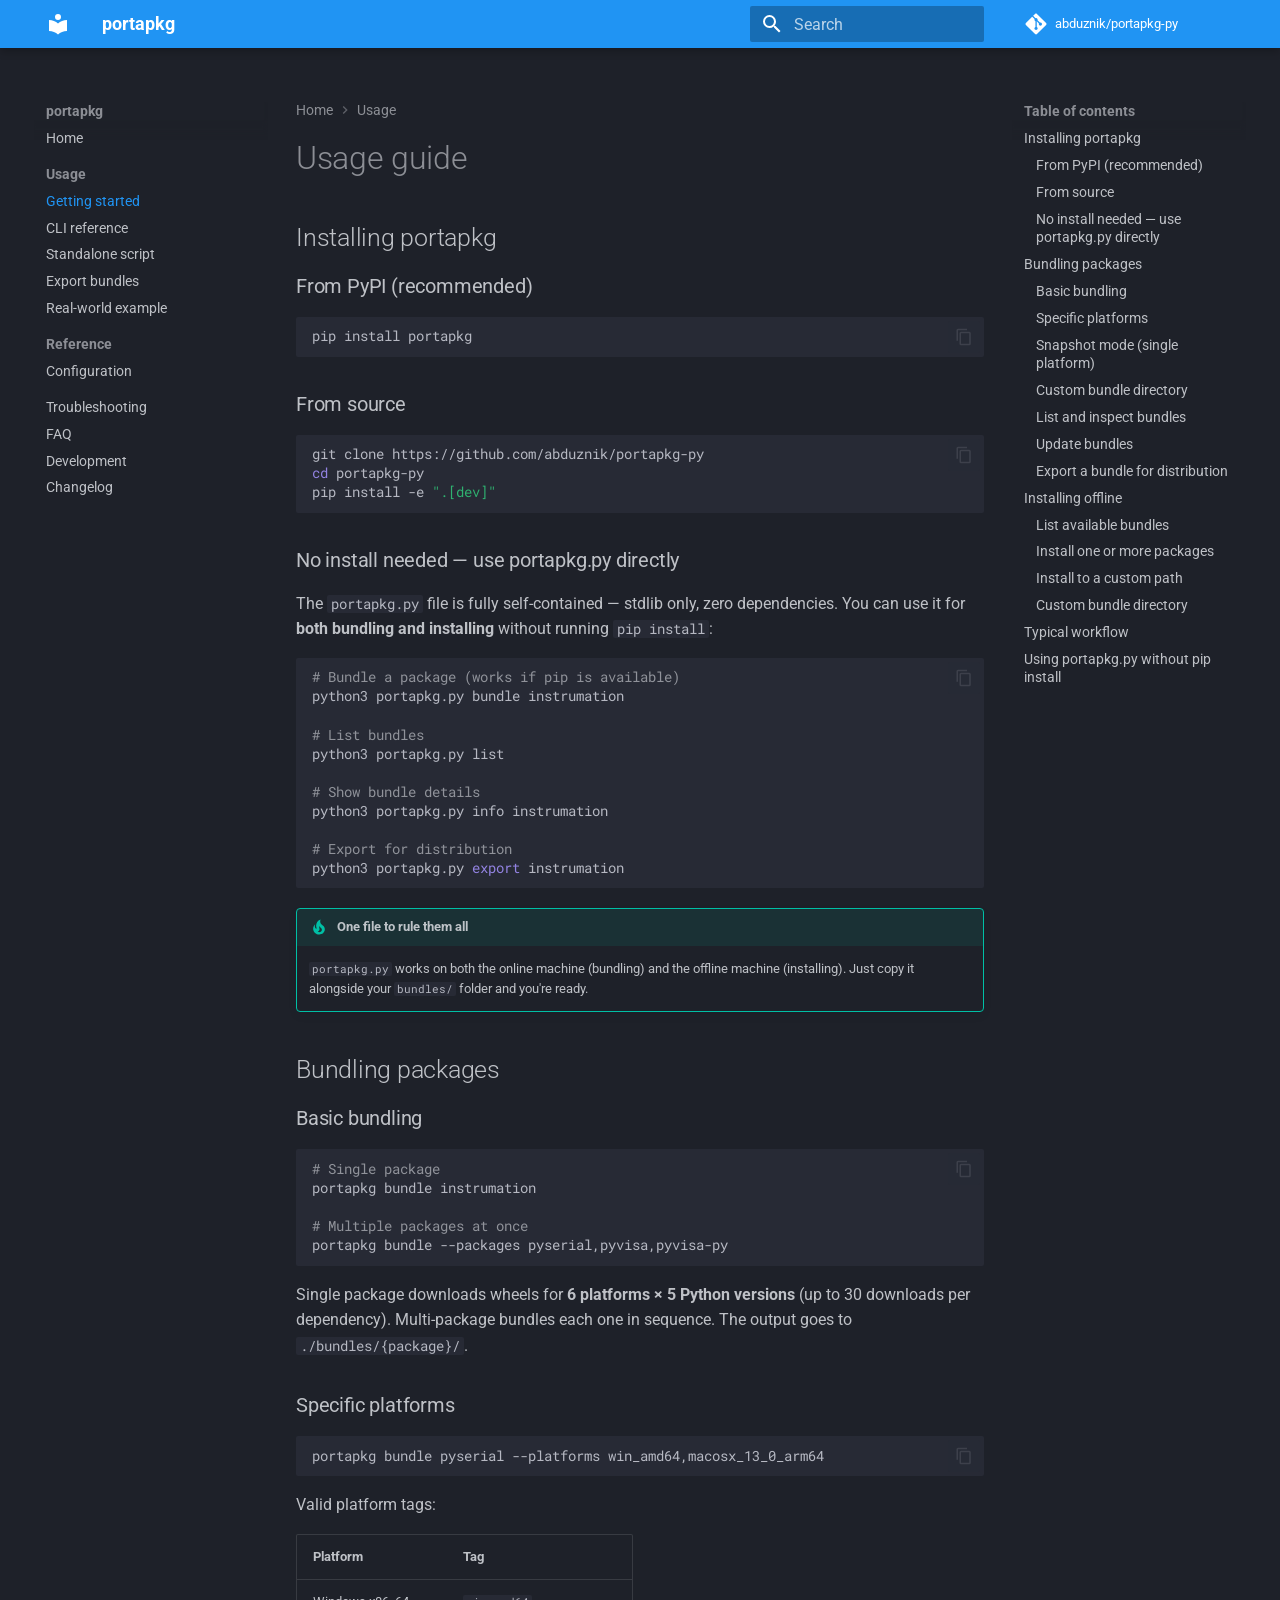
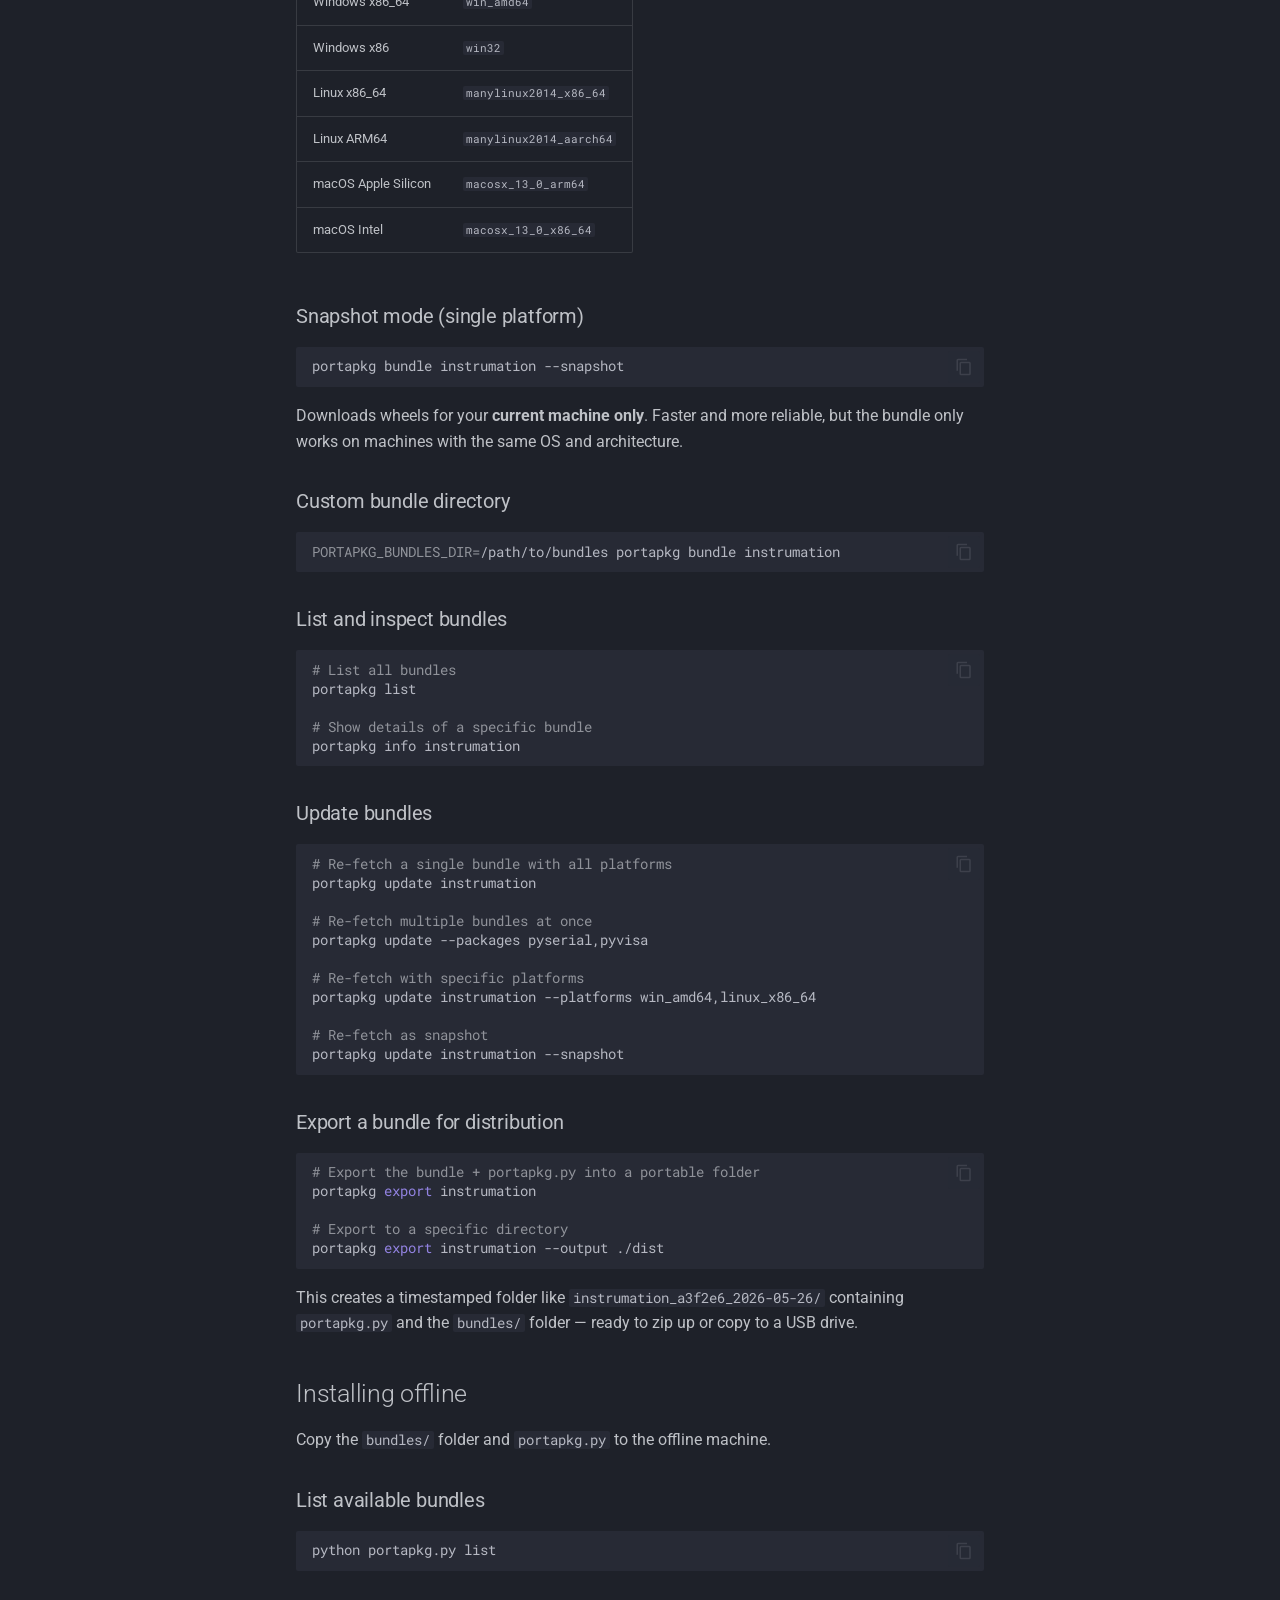
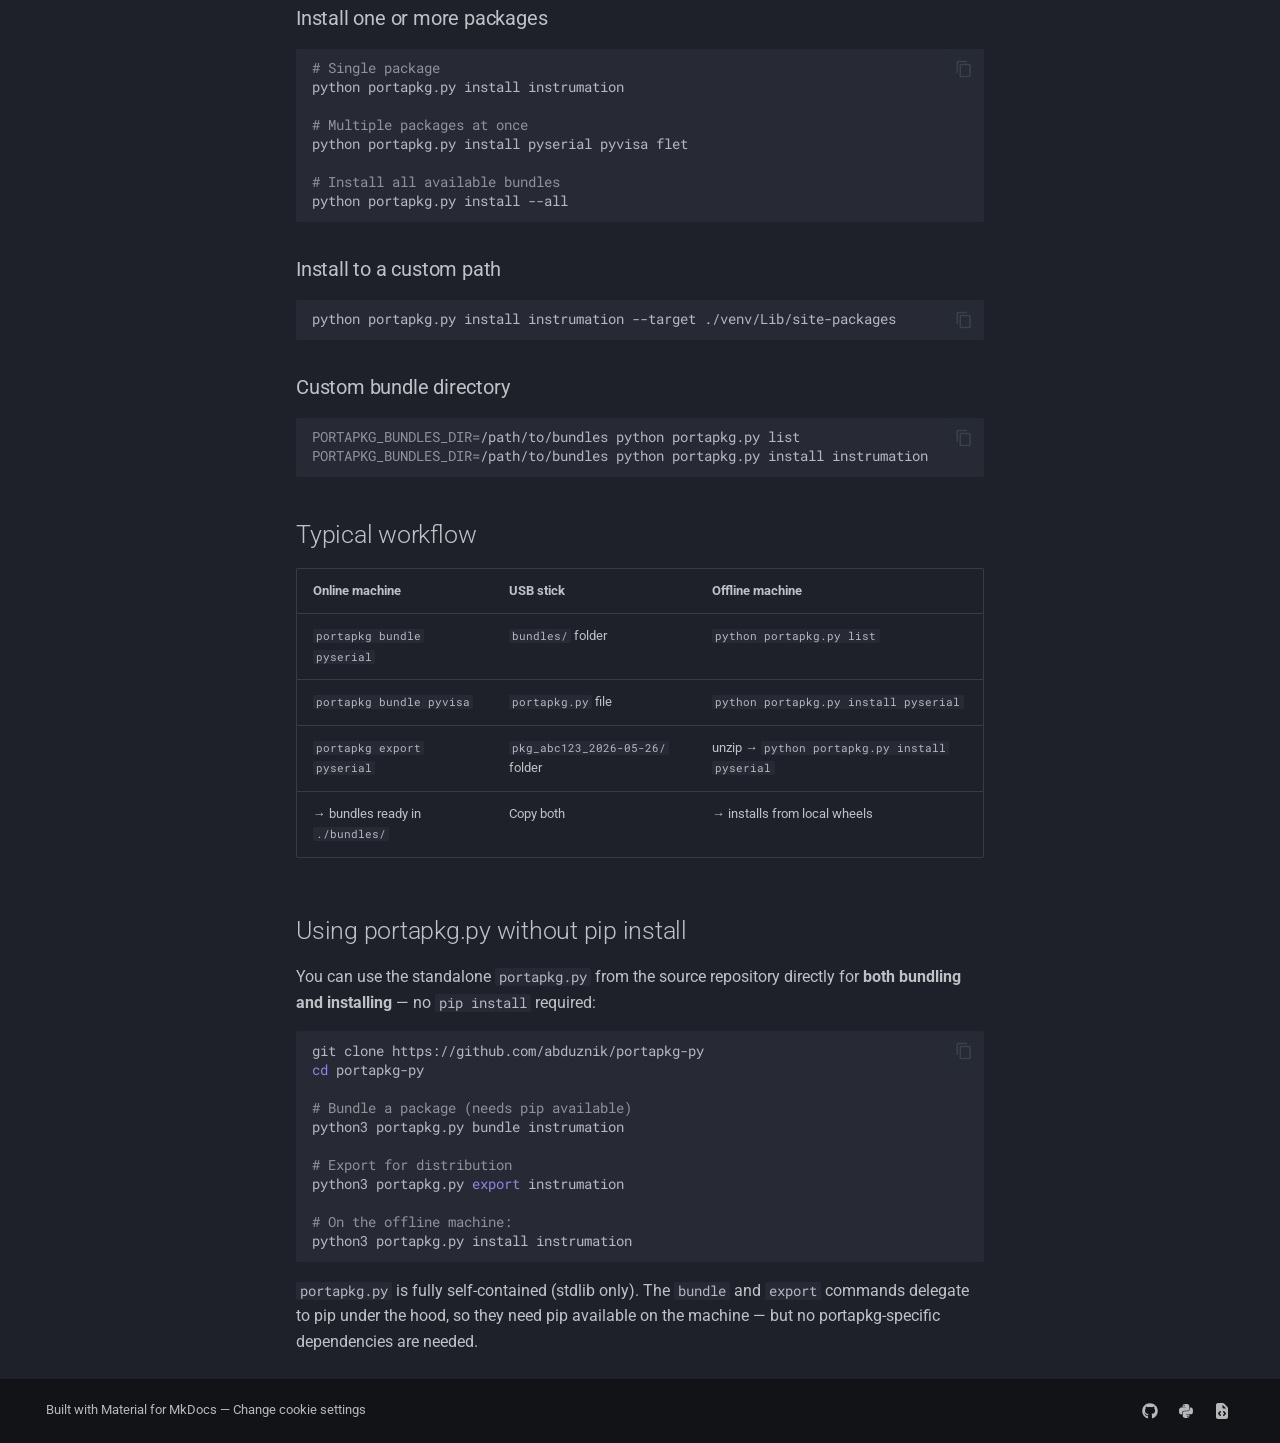
<file: site/usage/index.html>
<!doctype html>
<html lang="en" class="no-js">
  <head>
    
      <meta charset="utf-8">
      <meta name="viewport" content="width=device-width,initial-scale=1">
      
        <meta name="description" content="Portable, offline-friendly Python package bundler and installer">
      
      
      
        <link rel="canonical" href="https://abduznik.github.io/portapkg-py/usage/">
      
      
        <link rel="prev" href="..">
      
      
        <link rel="next" href="../cli/">
      
      
        
      
      
      <link rel="icon" href="../assets/images/favicon.png">
      <meta name="generator" content="mkdocs-1.6.1, mkdocs-material-9.7.6">
    
    
      
        <title>Getting started - portapkg</title>
      
    
    
      <link rel="stylesheet" href="../assets/stylesheets/main.484c7ddc.min.css">
      
        
        <link rel="stylesheet" href="../assets/stylesheets/palette.ab4e12ef.min.css">
      
      


    
    
      
    
    
      
        
        
        <link rel="preconnect" href="https://fonts.gstatic.com" crossorigin>
        <link rel="stylesheet" href="https://fonts.googleapis.com/css?family=Roboto:300,300i,400,400i,700,700i%7CRoboto+Mono:400,400i,700,700i&display=fallback">
        <style>:root{--md-text-font:"Roboto";--md-code-font:"Roboto Mono"}</style>
      
    
    
    <script>__md_scope=new URL("..",location),__md_hash=e=>[...e].reduce(((e,_)=>(e<<5)-e+_.charCodeAt(0)),0),__md_get=(e,_=localStorage,t=__md_scope)=>JSON.parse(_.getItem(t.pathname+"."+e)),__md_set=(e,_,t=localStorage,a=__md_scope)=>{try{t.setItem(a.pathname+"."+e,JSON.stringify(_))}catch(e){}}</script>
    
      
  


  
  

<script id="__analytics">function __md_analytics(){function e(){dataLayer.push(arguments)}window.dataLayer=window.dataLayer||[],e("js",new Date),e("config",""),document.addEventListener("DOMContentLoaded",(function(){document.forms.search&&document.forms.search.query.addEventListener("blur",(function(){this.value&&e("event","search",{search_term:this.value})}));document$.subscribe((function(){var t=document.forms.feedback;if(void 0!==t)for(var a of t.querySelectorAll("[type=submit]"))a.addEventListener("click",(function(a){a.preventDefault();var n=document.location.pathname,d=this.getAttribute("data-md-value");e("event","feedback",{page:n,data:d}),t.firstElementChild.disabled=!0;var r=t.querySelector(".md-feedback__note [data-md-value='"+d+"']");r&&(r.hidden=!1)})),t.hidden=!1})),location$.subscribe((function(t){e("config","",{page_path:t.pathname})}))}));var t=document.createElement("script");t.async=!0,t.src="https://www.googletagmanager.com/gtag/js?id=",document.getElementById("__analytics").insertAdjacentElement("afterEnd",t)}</script>
  
    <script>"undefined"!=typeof __md_analytics&&__md_analytics()</script>
  

    
    
  </head>
  
  
    
    
    
    
    
    <body dir="ltr" data-md-color-scheme="slate" data-md-color-primary="blue" data-md-color-accent="light-blue">
  
    
    <input class="md-toggle" data-md-toggle="drawer" type="checkbox" id="__drawer" autocomplete="off">
    <input class="md-toggle" data-md-toggle="search" type="checkbox" id="__search" autocomplete="off">
    <label class="md-overlay" for="__drawer"></label>
    <div data-md-component="skip">
      
        
        <a href="#usage-guide" class="md-skip">
          Skip to content
        </a>
      
    </div>
    <div data-md-component="announce">
      
    </div>
    
    
      

  

<header class="md-header md-header--shadow" data-md-component="header">
  <nav class="md-header__inner md-grid" aria-label="Header">
    <a href=".." title="portapkg" class="md-header__button md-logo" aria-label="portapkg" data-md-component="logo">
      
  
  <svg xmlns="http://www.w3.org/2000/svg" viewBox="0 0 24 24"><path d="M12 8a3 3 0 0 0 3-3 3 3 0 0 0-3-3 3 3 0 0 0-3 3 3 3 0 0 0 3 3m0 3.54C9.64 9.35 6.5 8 3 8v11c3.5 0 6.64 1.35 9 3.54 2.36-2.19 5.5-3.54 9-3.54V8c-3.5 0-6.64 1.35-9 3.54"/></svg>

    </a>
    <label class="md-header__button md-icon" for="__drawer">
      
      <svg xmlns="http://www.w3.org/2000/svg" viewBox="0 0 24 24"><path d="M3 6h18v2H3zm0 5h18v2H3zm0 5h18v2H3z"/></svg>
    </label>
    <div class="md-header__title" data-md-component="header-title">
      <div class="md-header__ellipsis">
        <div class="md-header__topic">
          <span class="md-ellipsis">
            portapkg
          </span>
        </div>
        <div class="md-header__topic" data-md-component="header-topic">
          <span class="md-ellipsis">
            
              Getting started
            
          </span>
        </div>
      </div>
    </div>
    
      
    
    
    
    
      
      
        <label class="md-header__button md-icon" for="__search">
          
          <svg xmlns="http://www.w3.org/2000/svg" viewBox="0 0 24 24"><path d="M9.5 3A6.5 6.5 0 0 1 16 9.5c0 1.61-.59 3.09-1.56 4.23l.27.27h.79l5 5-1.5 1.5-5-5v-.79l-.27-.27A6.52 6.52 0 0 1 9.5 16 6.5 6.5 0 0 1 3 9.5 6.5 6.5 0 0 1 9.5 3m0 2C7 5 5 7 5 9.5S7 14 9.5 14 14 12 14 9.5 12 5 9.5 5"/></svg>
        </label>
        <div class="md-search" data-md-component="search" role="dialog">
  <label class="md-search__overlay" for="__search"></label>
  <div class="md-search__inner" role="search">
    <form class="md-search__form" name="search">
      <input type="text" class="md-search__input" name="query" aria-label="Search" placeholder="Search" autocapitalize="off" autocorrect="off" autocomplete="off" spellcheck="false" data-md-component="search-query" required>
      <label class="md-search__icon md-icon" for="__search">
        
        <svg xmlns="http://www.w3.org/2000/svg" viewBox="0 0 24 24"><path d="M9.5 3A6.5 6.5 0 0 1 16 9.5c0 1.61-.59 3.09-1.56 4.23l.27.27h.79l5 5-1.5 1.5-5-5v-.79l-.27-.27A6.52 6.52 0 0 1 9.5 16 6.5 6.5 0 0 1 3 9.5 6.5 6.5 0 0 1 9.5 3m0 2C7 5 5 7 5 9.5S7 14 9.5 14 14 12 14 9.5 12 5 9.5 5"/></svg>
        
        <svg xmlns="http://www.w3.org/2000/svg" viewBox="0 0 24 24"><path d="M20 11v2H8l5.5 5.5-1.42 1.42L4.16 12l7.92-7.92L13.5 5.5 8 11z"/></svg>
      </label>
      <nav class="md-search__options" aria-label="Search">
        
        <button type="reset" class="md-search__icon md-icon" title="Clear" aria-label="Clear" tabindex="-1">
          
          <svg xmlns="http://www.w3.org/2000/svg" viewBox="0 0 24 24"><path d="M19 6.41 17.59 5 12 10.59 6.41 5 5 6.41 10.59 12 5 17.59 6.41 19 12 13.41 17.59 19 19 17.59 13.41 12z"/></svg>
        </button>
      </nav>
      
        <div class="md-search__suggest" data-md-component="search-suggest"></div>
      
    </form>
    <div class="md-search__output">
      <div class="md-search__scrollwrap" tabindex="0" data-md-scrollfix>
        <div class="md-search-result" data-md-component="search-result">
          <div class="md-search-result__meta">
            Initializing search
          </div>
          <ol class="md-search-result__list" role="presentation"></ol>
        </div>
      </div>
    </div>
  </div>
</div>
      
    
    
      <div class="md-header__source">
        <a href="https://github.com/abduznik/portapkg-py" title="Go to repository" class="md-source" data-md-component="source">
  <div class="md-source__icon md-icon">
    
    <svg xmlns="http://www.w3.org/2000/svg" viewBox="0 0 448 512"><!--! Font Awesome Free 7.1.0 by @fontawesome - https://fontawesome.com License - https://fontawesome.com/license/free (Icons: CC BY 4.0, Fonts: SIL OFL 1.1, Code: MIT License) Copyright 2025 Fonticons, Inc.--><path d="M439.6 236.1 244 40.5c-5.4-5.5-12.8-8.5-20.4-8.5s-15 3-20.4 8.4L162.5 81l51.5 51.5c27.1-9.1 52.7 16.8 43.4 43.7l49.7 49.7c34.2-11.8 61.2 31 35.5 56.7-26.5 26.5-70.2-2.9-56-37.3L240.3 199v121.9c25.3 12.5 22.3 41.8 9.1 55-6.4 6.4-15.2 10.1-24.3 10.1s-17.8-3.6-24.3-10.1c-17.6-17.6-11.1-46.9 11.2-56v-123c-20.8-8.5-24.6-30.7-18.6-45L142.6 101 8.5 235.1C3 240.6 0 247.9 0 255.5s3 15 8.5 20.4l195.6 195.7c5.4 5.4 12.7 8.4 20.4 8.4s15-3 20.4-8.4l194.7-194.7c5.4-5.4 8.4-12.8 8.4-20.4s-3-15-8.4-20.4"/></svg>
  </div>
  <div class="md-source__repository">
    abduznik/portapkg-py
  </div>
</a>
      </div>
    
  </nav>
  
</header>
    
    <div class="md-container" data-md-component="container">
      
      
        
          
        
      
      <main class="md-main" data-md-component="main">
        <div class="md-main__inner md-grid">
          
            
              
              <div class="md-sidebar md-sidebar--primary" data-md-component="sidebar" data-md-type="navigation" >
                <div class="md-sidebar__scrollwrap">
                  <div class="md-sidebar__inner">
                    



<nav class="md-nav md-nav--primary" aria-label="Navigation" data-md-level="0">
  <label class="md-nav__title" for="__drawer">
    <a href=".." title="portapkg" class="md-nav__button md-logo" aria-label="portapkg" data-md-component="logo">
      
  
  <svg xmlns="http://www.w3.org/2000/svg" viewBox="0 0 24 24"><path d="M12 8a3 3 0 0 0 3-3 3 3 0 0 0-3-3 3 3 0 0 0-3 3 3 3 0 0 0 3 3m0 3.54C9.64 9.35 6.5 8 3 8v11c3.5 0 6.64 1.35 9 3.54 2.36-2.19 5.5-3.54 9-3.54V8c-3.5 0-6.64 1.35-9 3.54"/></svg>

    </a>
    portapkg
  </label>
  
    <div class="md-nav__source">
      <a href="https://github.com/abduznik/portapkg-py" title="Go to repository" class="md-source" data-md-component="source">
  <div class="md-source__icon md-icon">
    
    <svg xmlns="http://www.w3.org/2000/svg" viewBox="0 0 448 512"><!--! Font Awesome Free 7.1.0 by @fontawesome - https://fontawesome.com License - https://fontawesome.com/license/free (Icons: CC BY 4.0, Fonts: SIL OFL 1.1, Code: MIT License) Copyright 2025 Fonticons, Inc.--><path d="M439.6 236.1 244 40.5c-5.4-5.5-12.8-8.5-20.4-8.5s-15 3-20.4 8.4L162.5 81l51.5 51.5c27.1-9.1 52.7 16.8 43.4 43.7l49.7 49.7c34.2-11.8 61.2 31 35.5 56.7-26.5 26.5-70.2-2.9-56-37.3L240.3 199v121.9c25.3 12.5 22.3 41.8 9.1 55-6.4 6.4-15.2 10.1-24.3 10.1s-17.8-3.6-24.3-10.1c-17.6-17.6-11.1-46.9 11.2-56v-123c-20.8-8.5-24.6-30.7-18.6-45L142.6 101 8.5 235.1C3 240.6 0 247.9 0 255.5s3 15 8.5 20.4l195.6 195.7c5.4 5.4 12.7 8.4 20.4 8.4s15-3 20.4-8.4l194.7-194.7c5.4-5.4 8.4-12.8 8.4-20.4s-3-15-8.4-20.4"/></svg>
  </div>
  <div class="md-source__repository">
    abduznik/portapkg-py
  </div>
</a>
    </div>
  
  <ul class="md-nav__list" data-md-scrollfix>
    
      
      
  
  
  
  
    <li class="md-nav__item">
      <a href=".." class="md-nav__link">
        
  
  
  <span class="md-ellipsis">
    
  
    Home
  

    
  </span>
  
  

      </a>
    </li>
  

    
      
      
  
  
    
  
  
  
    
    
      
        
      
        
      
        
      
        
      
        
      
    
    
    
      
        
        
      
    
    
    <li class="md-nav__item md-nav__item--active md-nav__item--section md-nav__item--nested">
      
        
        
        <input class="md-nav__toggle md-toggle " type="checkbox" id="__nav_2" checked>
        
          
          <label class="md-nav__link" for="__nav_2" id="__nav_2_label" tabindex="">
            
  
  
  <span class="md-ellipsis">
    
  
    Usage
  

    
  </span>
  
  

            <span class="md-nav__icon md-icon"></span>
          </label>
        
        <nav class="md-nav" data-md-level="1" aria-labelledby="__nav_2_label" aria-expanded="true">
          <label class="md-nav__title" for="__nav_2">
            <span class="md-nav__icon md-icon"></span>
            
  
    Usage
  

          </label>
          <ul class="md-nav__list" data-md-scrollfix>
            
              
                
  
  
    
  
  
  
    <li class="md-nav__item md-nav__item--active">
      
      <input class="md-nav__toggle md-toggle" type="checkbox" id="__toc">
      
      
        
      
      
        <label class="md-nav__link md-nav__link--active" for="__toc">
          
  
  
  <span class="md-ellipsis">
    
  
    Getting started
  

    
  </span>
  
  

          <span class="md-nav__icon md-icon"></span>
        </label>
      
      <a href="./" class="md-nav__link md-nav__link--active">
        
  
  
  <span class="md-ellipsis">
    
  
    Getting started
  

    
  </span>
  
  

      </a>
      
        

<nav class="md-nav md-nav--secondary" aria-label="Table of contents">
  
  
  
    
  
  
    <label class="md-nav__title" for="__toc">
      <span class="md-nav__icon md-icon"></span>
      Table of contents
    </label>
    <ul class="md-nav__list" data-md-component="toc" data-md-scrollfix>
      
        <li class="md-nav__item">
  <a href="#installing-portapkg" class="md-nav__link">
    <span class="md-ellipsis">
      
        Installing portapkg
      
    </span>
  </a>
  
    <nav class="md-nav" aria-label="Installing portapkg">
      <ul class="md-nav__list">
        
          <li class="md-nav__item">
  <a href="#from-pypi-recommended" class="md-nav__link">
    <span class="md-ellipsis">
      
        From PyPI (recommended)
      
    </span>
  </a>
  
</li>
        
          <li class="md-nav__item">
  <a href="#from-source" class="md-nav__link">
    <span class="md-ellipsis">
      
        From source
      
    </span>
  </a>
  
</li>
        
          <li class="md-nav__item">
  <a href="#no-install-needed-use-portapkgpy-directly" class="md-nav__link">
    <span class="md-ellipsis">
      
        No install needed — use portapkg.py directly
      
    </span>
  </a>
  
</li>
        
      </ul>
    </nav>
  
</li>
      
        <li class="md-nav__item">
  <a href="#bundling-packages" class="md-nav__link">
    <span class="md-ellipsis">
      
        Bundling packages
      
    </span>
  </a>
  
    <nav class="md-nav" aria-label="Bundling packages">
      <ul class="md-nav__list">
        
          <li class="md-nav__item">
  <a href="#basic-bundling" class="md-nav__link">
    <span class="md-ellipsis">
      
        Basic bundling
      
    </span>
  </a>
  
</li>
        
          <li class="md-nav__item">
  <a href="#specific-platforms" class="md-nav__link">
    <span class="md-ellipsis">
      
        Specific platforms
      
    </span>
  </a>
  
</li>
        
          <li class="md-nav__item">
  <a href="#snapshot-mode-single-platform" class="md-nav__link">
    <span class="md-ellipsis">
      
        Snapshot mode (single platform)
      
    </span>
  </a>
  
</li>
        
          <li class="md-nav__item">
  <a href="#custom-bundle-directory" class="md-nav__link">
    <span class="md-ellipsis">
      
        Custom bundle directory
      
    </span>
  </a>
  
</li>
        
          <li class="md-nav__item">
  <a href="#list-and-inspect-bundles" class="md-nav__link">
    <span class="md-ellipsis">
      
        List and inspect bundles
      
    </span>
  </a>
  
</li>
        
          <li class="md-nav__item">
  <a href="#update-bundles" class="md-nav__link">
    <span class="md-ellipsis">
      
        Update bundles
      
    </span>
  </a>
  
</li>
        
          <li class="md-nav__item">
  <a href="#export-a-bundle-for-distribution" class="md-nav__link">
    <span class="md-ellipsis">
      
        Export a bundle for distribution
      
    </span>
  </a>
  
</li>
        
      </ul>
    </nav>
  
</li>
      
        <li class="md-nav__item">
  <a href="#installing-offline" class="md-nav__link">
    <span class="md-ellipsis">
      
        Installing offline
      
    </span>
  </a>
  
    <nav class="md-nav" aria-label="Installing offline">
      <ul class="md-nav__list">
        
          <li class="md-nav__item">
  <a href="#list-available-bundles" class="md-nav__link">
    <span class="md-ellipsis">
      
        List available bundles
      
    </span>
  </a>
  
</li>
        
          <li class="md-nav__item">
  <a href="#install-one-or-more-packages" class="md-nav__link">
    <span class="md-ellipsis">
      
        Install one or more packages
      
    </span>
  </a>
  
</li>
        
          <li class="md-nav__item">
  <a href="#install-to-a-custom-path" class="md-nav__link">
    <span class="md-ellipsis">
      
        Install to a custom path
      
    </span>
  </a>
  
</li>
        
          <li class="md-nav__item">
  <a href="#custom-bundle-directory_1" class="md-nav__link">
    <span class="md-ellipsis">
      
        Custom bundle directory
      
    </span>
  </a>
  
</li>
        
      </ul>
    </nav>
  
</li>
      
        <li class="md-nav__item">
  <a href="#typical-workflow" class="md-nav__link">
    <span class="md-ellipsis">
      
        Typical workflow
      
    </span>
  </a>
  
</li>
      
        <li class="md-nav__item">
  <a href="#using-portapkgpy-without-pip-install" class="md-nav__link">
    <span class="md-ellipsis">
      
        Using portapkg.py without pip install
      
    </span>
  </a>
  
</li>
      
    </ul>
  
</nav>
      
    </li>
  

              
            
              
                
  
  
  
  
    <li class="md-nav__item">
      <a href="../cli/" class="md-nav__link">
        
  
  
  <span class="md-ellipsis">
    
  
    CLI reference
  

    
  </span>
  
  

      </a>
    </li>
  

              
            
              
                
  
  
  
  
    <li class="md-nav__item">
      <a href="../standalone/" class="md-nav__link">
        
  
  
  <span class="md-ellipsis">
    
  
    Standalone script
  

    
  </span>
  
  

      </a>
    </li>
  

              
            
              
                
  
  
  
  
    <li class="md-nav__item">
      <a href="../export/" class="md-nav__link">
        
  
  
  <span class="md-ellipsis">
    
  
    Export bundles
  

    
  </span>
  
  

      </a>
    </li>
  

              
            
              
                
  
  
  
  
    <li class="md-nav__item">
      <a href="../realworld/" class="md-nav__link">
        
  
  
  <span class="md-ellipsis">
    
  
    Real-world example
  

    
  </span>
  
  

      </a>
    </li>
  

              
            
          </ul>
        </nav>
      
    </li>
  

    
      
      
  
  
  
  
    
    
      
        
      
    
    
    
      
        
        
      
    
    
    <li class="md-nav__item md-nav__item--section md-nav__item--nested">
      
        
        
        <input class="md-nav__toggle md-toggle " type="checkbox" id="__nav_3" >
        
          
          <label class="md-nav__link" for="__nav_3" id="__nav_3_label" tabindex="">
            
  
  
  <span class="md-ellipsis">
    
  
    Reference
  

    
  </span>
  
  

            <span class="md-nav__icon md-icon"></span>
          </label>
        
        <nav class="md-nav" data-md-level="1" aria-labelledby="__nav_3_label" aria-expanded="false">
          <label class="md-nav__title" for="__nav_3">
            <span class="md-nav__icon md-icon"></span>
            
  
    Reference
  

          </label>
          <ul class="md-nav__list" data-md-scrollfix>
            
              
                
  
  
  
  
    <li class="md-nav__item">
      <a href="../configuration/" class="md-nav__link">
        
  
  
  <span class="md-ellipsis">
    
  
    Configuration
  

    
  </span>
  
  

      </a>
    </li>
  

              
            
          </ul>
        </nav>
      
    </li>
  

    
      
      
  
  
  
  
    <li class="md-nav__item">
      <a href="../troubleshooting/" class="md-nav__link">
        
  
  
  <span class="md-ellipsis">
    
  
    Troubleshooting
  

    
  </span>
  
  

      </a>
    </li>
  

    
      
      
  
  
  
  
    <li class="md-nav__item">
      <a href="../faq/" class="md-nav__link">
        
  
  
  <span class="md-ellipsis">
    
  
    FAQ
  

    
  </span>
  
  

      </a>
    </li>
  

    
      
      
  
  
  
  
    <li class="md-nav__item">
      <a href="../development/" class="md-nav__link">
        
  
  
  <span class="md-ellipsis">
    
  
    Development
  

    
  </span>
  
  

      </a>
    </li>
  

    
      
      
  
  
  
  
    <li class="md-nav__item">
      <a href="../changelog/" class="md-nav__link">
        
  
  
  <span class="md-ellipsis">
    
  
    Changelog
  

    
  </span>
  
  

      </a>
    </li>
  

    
  </ul>
</nav>
                  </div>
                </div>
              </div>
            
            
              
              <div class="md-sidebar md-sidebar--secondary" data-md-component="sidebar" data-md-type="toc" >
                <div class="md-sidebar__scrollwrap">
                  <div class="md-sidebar__inner">
                    

<nav class="md-nav md-nav--secondary" aria-label="Table of contents">
  
  
  
    
  
  
    <label class="md-nav__title" for="__toc">
      <span class="md-nav__icon md-icon"></span>
      Table of contents
    </label>
    <ul class="md-nav__list" data-md-component="toc" data-md-scrollfix>
      
        <li class="md-nav__item">
  <a href="#installing-portapkg" class="md-nav__link">
    <span class="md-ellipsis">
      
        Installing portapkg
      
    </span>
  </a>
  
    <nav class="md-nav" aria-label="Installing portapkg">
      <ul class="md-nav__list">
        
          <li class="md-nav__item">
  <a href="#from-pypi-recommended" class="md-nav__link">
    <span class="md-ellipsis">
      
        From PyPI (recommended)
      
    </span>
  </a>
  
</li>
        
          <li class="md-nav__item">
  <a href="#from-source" class="md-nav__link">
    <span class="md-ellipsis">
      
        From source
      
    </span>
  </a>
  
</li>
        
          <li class="md-nav__item">
  <a href="#no-install-needed-use-portapkgpy-directly" class="md-nav__link">
    <span class="md-ellipsis">
      
        No install needed — use portapkg.py directly
      
    </span>
  </a>
  
</li>
        
      </ul>
    </nav>
  
</li>
      
        <li class="md-nav__item">
  <a href="#bundling-packages" class="md-nav__link">
    <span class="md-ellipsis">
      
        Bundling packages
      
    </span>
  </a>
  
    <nav class="md-nav" aria-label="Bundling packages">
      <ul class="md-nav__list">
        
          <li class="md-nav__item">
  <a href="#basic-bundling" class="md-nav__link">
    <span class="md-ellipsis">
      
        Basic bundling
      
    </span>
  </a>
  
</li>
        
          <li class="md-nav__item">
  <a href="#specific-platforms" class="md-nav__link">
    <span class="md-ellipsis">
      
        Specific platforms
      
    </span>
  </a>
  
</li>
        
          <li class="md-nav__item">
  <a href="#snapshot-mode-single-platform" class="md-nav__link">
    <span class="md-ellipsis">
      
        Snapshot mode (single platform)
      
    </span>
  </a>
  
</li>
        
          <li class="md-nav__item">
  <a href="#custom-bundle-directory" class="md-nav__link">
    <span class="md-ellipsis">
      
        Custom bundle directory
      
    </span>
  </a>
  
</li>
        
          <li class="md-nav__item">
  <a href="#list-and-inspect-bundles" class="md-nav__link">
    <span class="md-ellipsis">
      
        List and inspect bundles
      
    </span>
  </a>
  
</li>
        
          <li class="md-nav__item">
  <a href="#update-bundles" class="md-nav__link">
    <span class="md-ellipsis">
      
        Update bundles
      
    </span>
  </a>
  
</li>
        
          <li class="md-nav__item">
  <a href="#export-a-bundle-for-distribution" class="md-nav__link">
    <span class="md-ellipsis">
      
        Export a bundle for distribution
      
    </span>
  </a>
  
</li>
        
      </ul>
    </nav>
  
</li>
      
        <li class="md-nav__item">
  <a href="#installing-offline" class="md-nav__link">
    <span class="md-ellipsis">
      
        Installing offline
      
    </span>
  </a>
  
    <nav class="md-nav" aria-label="Installing offline">
      <ul class="md-nav__list">
        
          <li class="md-nav__item">
  <a href="#list-available-bundles" class="md-nav__link">
    <span class="md-ellipsis">
      
        List available bundles
      
    </span>
  </a>
  
</li>
        
          <li class="md-nav__item">
  <a href="#install-one-or-more-packages" class="md-nav__link">
    <span class="md-ellipsis">
      
        Install one or more packages
      
    </span>
  </a>
  
</li>
        
          <li class="md-nav__item">
  <a href="#install-to-a-custom-path" class="md-nav__link">
    <span class="md-ellipsis">
      
        Install to a custom path
      
    </span>
  </a>
  
</li>
        
          <li class="md-nav__item">
  <a href="#custom-bundle-directory_1" class="md-nav__link">
    <span class="md-ellipsis">
      
        Custom bundle directory
      
    </span>
  </a>
  
</li>
        
      </ul>
    </nav>
  
</li>
      
        <li class="md-nav__item">
  <a href="#typical-workflow" class="md-nav__link">
    <span class="md-ellipsis">
      
        Typical workflow
      
    </span>
  </a>
  
</li>
      
        <li class="md-nav__item">
  <a href="#using-portapkgpy-without-pip-install" class="md-nav__link">
    <span class="md-ellipsis">
      
        Using portapkg.py without pip install
      
    </span>
  </a>
  
</li>
      
    </ul>
  
</nav>
                  </div>
                </div>
              </div>
            
          
          
            <div class="md-content" data-md-component="content">
              
                



  


  <nav class="md-path" aria-label="Navigation" >
    <ol class="md-path__list">
      
        
  
  
    <li class="md-path__item">
      <a href=".." class="md-path__link">
        
  <span class="md-ellipsis">
    Home
  </span>

      </a>
    </li>
  

      
      
        
  
  
    
    
      <li class="md-path__item">
        <a href="./" class="md-path__link">
          
  <span class="md-ellipsis">
    Usage
  </span>

        </a>
      </li>
    
  

      
    </ol>
  </nav>

              
              <article class="md-content__inner md-typeset">
                
                  


  
  


<h1 id="usage-guide">Usage guide<a class="headerlink" href="#usage-guide" title="Permanent link">&para;</a></h1>
<h2 id="installing-portapkg">Installing portapkg<a class="headerlink" href="#installing-portapkg" title="Permanent link">&para;</a></h2>
<h3 id="from-pypi-recommended">From PyPI (recommended)<a class="headerlink" href="#from-pypi-recommended" title="Permanent link">&para;</a></h3>
<div class="highlight"><pre><span></span><code><a id="__codelineno-0-1" name="__codelineno-0-1" href="#__codelineno-0-1"></a>pip<span class="w"> </span>install<span class="w"> </span>portapkg
</code></pre></div>
<h3 id="from-source">From source<a class="headerlink" href="#from-source" title="Permanent link">&para;</a></h3>
<div class="highlight"><pre><span></span><code><a id="__codelineno-1-1" name="__codelineno-1-1" href="#__codelineno-1-1"></a>git<span class="w"> </span>clone<span class="w"> </span>https://github.com/abduznik/portapkg-py
<a id="__codelineno-1-2" name="__codelineno-1-2" href="#__codelineno-1-2"></a><span class="nb">cd</span><span class="w"> </span>portapkg-py
<a id="__codelineno-1-3" name="__codelineno-1-3" href="#__codelineno-1-3"></a>pip<span class="w"> </span>install<span class="w"> </span>-e<span class="w"> </span><span class="s2">&quot;.[dev]&quot;</span>
</code></pre></div>
<h3 id="no-install-needed-use-portapkgpy-directly">No install needed — use portapkg.py directly<a class="headerlink" href="#no-install-needed-use-portapkgpy-directly" title="Permanent link">&para;</a></h3>
<p>The <code>portapkg.py</code> file is fully self-contained — stdlib only, zero
dependencies. You can use it for <strong>both bundling and installing</strong> without
running <code>pip install</code>:</p>
<div class="highlight"><pre><span></span><code><a id="__codelineno-2-1" name="__codelineno-2-1" href="#__codelineno-2-1"></a><span class="c1"># Bundle a package (works if pip is available)</span>
<a id="__codelineno-2-2" name="__codelineno-2-2" href="#__codelineno-2-2"></a>python3<span class="w"> </span>portapkg.py<span class="w"> </span>bundle<span class="w"> </span>instrumation
<a id="__codelineno-2-3" name="__codelineno-2-3" href="#__codelineno-2-3"></a>
<a id="__codelineno-2-4" name="__codelineno-2-4" href="#__codelineno-2-4"></a><span class="c1"># List bundles</span>
<a id="__codelineno-2-5" name="__codelineno-2-5" href="#__codelineno-2-5"></a>python3<span class="w"> </span>portapkg.py<span class="w"> </span>list
<a id="__codelineno-2-6" name="__codelineno-2-6" href="#__codelineno-2-6"></a>
<a id="__codelineno-2-7" name="__codelineno-2-7" href="#__codelineno-2-7"></a><span class="c1"># Show bundle details  </span>
<a id="__codelineno-2-8" name="__codelineno-2-8" href="#__codelineno-2-8"></a>python3<span class="w"> </span>portapkg.py<span class="w"> </span>info<span class="w"> </span>instrumation
<a id="__codelineno-2-9" name="__codelineno-2-9" href="#__codelineno-2-9"></a>
<a id="__codelineno-2-10" name="__codelineno-2-10" href="#__codelineno-2-10"></a><span class="c1"># Export for distribution</span>
<a id="__codelineno-2-11" name="__codelineno-2-11" href="#__codelineno-2-11"></a>python3<span class="w"> </span>portapkg.py<span class="w"> </span><span class="nb">export</span><span class="w"> </span>instrumation
</code></pre></div>
<div class="admonition tip">
<p class="admonition-title">One file to rule them all</p>
<p><code>portapkg.py</code> works on both the online machine (bundling) and the
offline machine (installing). Just copy it alongside your <code>bundles/</code>
folder and you're ready.</p>
</div>
<h2 id="bundling-packages">Bundling packages<a class="headerlink" href="#bundling-packages" title="Permanent link">&para;</a></h2>
<h3 id="basic-bundling">Basic bundling<a class="headerlink" href="#basic-bundling" title="Permanent link">&para;</a></h3>
<div class="highlight"><pre><span></span><code><a id="__codelineno-3-1" name="__codelineno-3-1" href="#__codelineno-3-1"></a><span class="c1"># Single package</span>
<a id="__codelineno-3-2" name="__codelineno-3-2" href="#__codelineno-3-2"></a>portapkg<span class="w"> </span>bundle<span class="w"> </span>instrumation
<a id="__codelineno-3-3" name="__codelineno-3-3" href="#__codelineno-3-3"></a>
<a id="__codelineno-3-4" name="__codelineno-3-4" href="#__codelineno-3-4"></a><span class="c1"># Multiple packages at once</span>
<a id="__codelineno-3-5" name="__codelineno-3-5" href="#__codelineno-3-5"></a>portapkg<span class="w"> </span>bundle<span class="w"> </span>--packages<span class="w"> </span>pyserial,pyvisa,pyvisa-py
</code></pre></div>
<p>Single package downloads wheels for <strong>6 platforms × 5 Python versions</strong> (up to
30 downloads per dependency). Multi-package bundles each one in sequence.
The output goes to <code>./bundles/{package}/</code>.</p>
<h3 id="specific-platforms">Specific platforms<a class="headerlink" href="#specific-platforms" title="Permanent link">&para;</a></h3>
<div class="highlight"><pre><span></span><code><a id="__codelineno-4-1" name="__codelineno-4-1" href="#__codelineno-4-1"></a>portapkg<span class="w"> </span>bundle<span class="w"> </span>pyserial<span class="w"> </span>--platforms<span class="w"> </span>win_amd64,macosx_13_0_arm64
</code></pre></div>
<p>Valid platform tags:</p>
<table>
<thead>
<tr>
<th>Platform</th>
<th>Tag</th>
</tr>
</thead>
<tbody>
<tr>
<td>Windows x86_64</td>
<td><code>win_amd64</code></td>
</tr>
<tr>
<td>Windows x86</td>
<td><code>win32</code></td>
</tr>
<tr>
<td>Linux x86_64</td>
<td><code>manylinux2014_x86_64</code></td>
</tr>
<tr>
<td>Linux ARM64</td>
<td><code>manylinux2014_aarch64</code></td>
</tr>
<tr>
<td>macOS Apple Silicon</td>
<td><code>macosx_13_0_arm64</code></td>
</tr>
<tr>
<td>macOS Intel</td>
<td><code>macosx_13_0_x86_64</code></td>
</tr>
</tbody>
</table>
<h3 id="snapshot-mode-single-platform">Snapshot mode (single platform)<a class="headerlink" href="#snapshot-mode-single-platform" title="Permanent link">&para;</a></h3>
<div class="highlight"><pre><span></span><code><a id="__codelineno-5-1" name="__codelineno-5-1" href="#__codelineno-5-1"></a>portapkg<span class="w"> </span>bundle<span class="w"> </span>instrumation<span class="w"> </span>--snapshot
</code></pre></div>
<p>Downloads wheels for your <strong>current machine only</strong>. Faster and more reliable,
but the bundle only works on machines with the same OS and architecture.</p>
<h3 id="custom-bundle-directory">Custom bundle directory<a class="headerlink" href="#custom-bundle-directory" title="Permanent link">&para;</a></h3>
<div class="highlight"><pre><span></span><code><a id="__codelineno-6-1" name="__codelineno-6-1" href="#__codelineno-6-1"></a><span class="nv">PORTAPKG_BUNDLES_DIR</span><span class="o">=</span>/path/to/bundles<span class="w"> </span>portapkg<span class="w"> </span>bundle<span class="w"> </span>instrumation
</code></pre></div>
<h3 id="list-and-inspect-bundles">List and inspect bundles<a class="headerlink" href="#list-and-inspect-bundles" title="Permanent link">&para;</a></h3>
<div class="highlight"><pre><span></span><code><a id="__codelineno-7-1" name="__codelineno-7-1" href="#__codelineno-7-1"></a><span class="c1"># List all bundles</span>
<a id="__codelineno-7-2" name="__codelineno-7-2" href="#__codelineno-7-2"></a>portapkg<span class="w"> </span>list
<a id="__codelineno-7-3" name="__codelineno-7-3" href="#__codelineno-7-3"></a>
<a id="__codelineno-7-4" name="__codelineno-7-4" href="#__codelineno-7-4"></a><span class="c1"># Show details of a specific bundle</span>
<a id="__codelineno-7-5" name="__codelineno-7-5" href="#__codelineno-7-5"></a>portapkg<span class="w"> </span>info<span class="w"> </span>instrumation
</code></pre></div>
<h3 id="update-bundles">Update bundles<a class="headerlink" href="#update-bundles" title="Permanent link">&para;</a></h3>
<div class="highlight"><pre><span></span><code><a id="__codelineno-8-1" name="__codelineno-8-1" href="#__codelineno-8-1"></a><span class="c1"># Re-fetch a single bundle with all platforms</span>
<a id="__codelineno-8-2" name="__codelineno-8-2" href="#__codelineno-8-2"></a>portapkg<span class="w"> </span>update<span class="w"> </span>instrumation
<a id="__codelineno-8-3" name="__codelineno-8-3" href="#__codelineno-8-3"></a>
<a id="__codelineno-8-4" name="__codelineno-8-4" href="#__codelineno-8-4"></a><span class="c1"># Re-fetch multiple bundles at once</span>
<a id="__codelineno-8-5" name="__codelineno-8-5" href="#__codelineno-8-5"></a>portapkg<span class="w"> </span>update<span class="w"> </span>--packages<span class="w"> </span>pyserial,pyvisa
<a id="__codelineno-8-6" name="__codelineno-8-6" href="#__codelineno-8-6"></a>
<a id="__codelineno-8-7" name="__codelineno-8-7" href="#__codelineno-8-7"></a><span class="c1"># Re-fetch with specific platforms</span>
<a id="__codelineno-8-8" name="__codelineno-8-8" href="#__codelineno-8-8"></a>portapkg<span class="w"> </span>update<span class="w"> </span>instrumation<span class="w"> </span>--platforms<span class="w"> </span>win_amd64,linux_x86_64
<a id="__codelineno-8-9" name="__codelineno-8-9" href="#__codelineno-8-9"></a>
<a id="__codelineno-8-10" name="__codelineno-8-10" href="#__codelineno-8-10"></a><span class="c1"># Re-fetch as snapshot</span>
<a id="__codelineno-8-11" name="__codelineno-8-11" href="#__codelineno-8-11"></a>portapkg<span class="w"> </span>update<span class="w"> </span>instrumation<span class="w"> </span>--snapshot
</code></pre></div>
<h3 id="export-a-bundle-for-distribution">Export a bundle for distribution<a class="headerlink" href="#export-a-bundle-for-distribution" title="Permanent link">&para;</a></h3>
<div class="highlight"><pre><span></span><code><a id="__codelineno-9-1" name="__codelineno-9-1" href="#__codelineno-9-1"></a><span class="c1"># Export the bundle + portapkg.py into a portable folder</span>
<a id="__codelineno-9-2" name="__codelineno-9-2" href="#__codelineno-9-2"></a>portapkg<span class="w"> </span><span class="nb">export</span><span class="w"> </span>instrumation
<a id="__codelineno-9-3" name="__codelineno-9-3" href="#__codelineno-9-3"></a>
<a id="__codelineno-9-4" name="__codelineno-9-4" href="#__codelineno-9-4"></a><span class="c1"># Export to a specific directory</span>
<a id="__codelineno-9-5" name="__codelineno-9-5" href="#__codelineno-9-5"></a>portapkg<span class="w"> </span><span class="nb">export</span><span class="w"> </span>instrumation<span class="w"> </span>--output<span class="w"> </span>./dist
</code></pre></div>
<p>This creates a timestamped folder like <code>instrumation_a3f2e6_2026-05-26/</code>
containing <code>portapkg.py</code> and the <code>bundles/</code> folder — ready to zip up or
copy to a USB drive.</p>
<h2 id="installing-offline">Installing offline<a class="headerlink" href="#installing-offline" title="Permanent link">&para;</a></h2>
<p>Copy the <code>bundles/</code> folder and <code>portapkg.py</code> to the offline machine.</p>
<h3 id="list-available-bundles">List available bundles<a class="headerlink" href="#list-available-bundles" title="Permanent link">&para;</a></h3>
<div class="highlight"><pre><span></span><code><a id="__codelineno-10-1" name="__codelineno-10-1" href="#__codelineno-10-1"></a>python<span class="w"> </span>portapkg.py<span class="w"> </span>list
</code></pre></div>
<h3 id="install-one-or-more-packages">Install one or more packages<a class="headerlink" href="#install-one-or-more-packages" title="Permanent link">&para;</a></h3>
<div class="highlight"><pre><span></span><code><a id="__codelineno-11-1" name="__codelineno-11-1" href="#__codelineno-11-1"></a><span class="c1"># Single package</span>
<a id="__codelineno-11-2" name="__codelineno-11-2" href="#__codelineno-11-2"></a>python<span class="w"> </span>portapkg.py<span class="w"> </span>install<span class="w"> </span>instrumation
<a id="__codelineno-11-3" name="__codelineno-11-3" href="#__codelineno-11-3"></a>
<a id="__codelineno-11-4" name="__codelineno-11-4" href="#__codelineno-11-4"></a><span class="c1"># Multiple packages at once</span>
<a id="__codelineno-11-5" name="__codelineno-11-5" href="#__codelineno-11-5"></a>python<span class="w"> </span>portapkg.py<span class="w"> </span>install<span class="w"> </span>pyserial<span class="w"> </span>pyvisa<span class="w"> </span>flet
<a id="__codelineno-11-6" name="__codelineno-11-6" href="#__codelineno-11-6"></a>
<a id="__codelineno-11-7" name="__codelineno-11-7" href="#__codelineno-11-7"></a><span class="c1"># Install all available bundles</span>
<a id="__codelineno-11-8" name="__codelineno-11-8" href="#__codelineno-11-8"></a>python<span class="w"> </span>portapkg.py<span class="w"> </span>install<span class="w"> </span>--all
</code></pre></div>
<h3 id="install-to-a-custom-path">Install to a custom path<a class="headerlink" href="#install-to-a-custom-path" title="Permanent link">&para;</a></h3>
<div class="highlight"><pre><span></span><code><a id="__codelineno-12-1" name="__codelineno-12-1" href="#__codelineno-12-1"></a>python<span class="w"> </span>portapkg.py<span class="w"> </span>install<span class="w"> </span>instrumation<span class="w"> </span>--target<span class="w"> </span>./venv/Lib/site-packages
</code></pre></div>
<h3 id="custom-bundle-directory_1">Custom bundle directory<a class="headerlink" href="#custom-bundle-directory_1" title="Permanent link">&para;</a></h3>
<div class="highlight"><pre><span></span><code><a id="__codelineno-13-1" name="__codelineno-13-1" href="#__codelineno-13-1"></a><span class="nv">PORTAPKG_BUNDLES_DIR</span><span class="o">=</span>/path/to/bundles<span class="w"> </span>python<span class="w"> </span>portapkg.py<span class="w"> </span>list
<a id="__codelineno-13-2" name="__codelineno-13-2" href="#__codelineno-13-2"></a><span class="nv">PORTAPKG_BUNDLES_DIR</span><span class="o">=</span>/path/to/bundles<span class="w"> </span>python<span class="w"> </span>portapkg.py<span class="w"> </span>install<span class="w"> </span>instrumation
</code></pre></div>
<h2 id="typical-workflow">Typical workflow<a class="headerlink" href="#typical-workflow" title="Permanent link">&para;</a></h2>
<table>
<thead>
<tr>
<th>Online machine</th>
<th>USB stick</th>
<th>Offline machine</th>
</tr>
</thead>
<tbody>
<tr>
<td><code>portapkg bundle pyserial</code></td>
<td><code>bundles/</code> folder</td>
<td><code>python portapkg.py list</code></td>
</tr>
<tr>
<td><code>portapkg bundle pyvisa</code></td>
<td><code>portapkg.py</code> file</td>
<td><code>python portapkg.py install pyserial</code></td>
</tr>
<tr>
<td><code>portapkg export pyserial</code></td>
<td><code>pkg_abc123_2026-05-26/</code> folder</td>
<td>unzip → <code>python portapkg.py install pyserial</code></td>
</tr>
<tr>
<td>→ bundles ready in <code>./bundles/</code></td>
<td>Copy both</td>
<td>→ installs from local wheels</td>
</tr>
</tbody>
</table>
<h2 id="using-portapkgpy-without-pip-install">Using portapkg.py without pip install<a class="headerlink" href="#using-portapkgpy-without-pip-install" title="Permanent link">&para;</a></h2>
<p>You can use the standalone <code>portapkg.py</code> from the source repository directly
for <strong>both bundling and installing</strong> — no <code>pip install</code> required:</p>
<div class="highlight"><pre><span></span><code><a id="__codelineno-14-1" name="__codelineno-14-1" href="#__codelineno-14-1"></a>git<span class="w"> </span>clone<span class="w"> </span>https://github.com/abduznik/portapkg-py
<a id="__codelineno-14-2" name="__codelineno-14-2" href="#__codelineno-14-2"></a><span class="nb">cd</span><span class="w"> </span>portapkg-py
<a id="__codelineno-14-3" name="__codelineno-14-3" href="#__codelineno-14-3"></a>
<a id="__codelineno-14-4" name="__codelineno-14-4" href="#__codelineno-14-4"></a><span class="c1"># Bundle a package (needs pip available)</span>
<a id="__codelineno-14-5" name="__codelineno-14-5" href="#__codelineno-14-5"></a>python3<span class="w"> </span>portapkg.py<span class="w"> </span>bundle<span class="w"> </span>instrumation
<a id="__codelineno-14-6" name="__codelineno-14-6" href="#__codelineno-14-6"></a>
<a id="__codelineno-14-7" name="__codelineno-14-7" href="#__codelineno-14-7"></a><span class="c1"># Export for distribution</span>
<a id="__codelineno-14-8" name="__codelineno-14-8" href="#__codelineno-14-8"></a>python3<span class="w"> </span>portapkg.py<span class="w"> </span><span class="nb">export</span><span class="w"> </span>instrumation
<a id="__codelineno-14-9" name="__codelineno-14-9" href="#__codelineno-14-9"></a>
<a id="__codelineno-14-10" name="__codelineno-14-10" href="#__codelineno-14-10"></a><span class="c1"># On the offline machine:</span>
<a id="__codelineno-14-11" name="__codelineno-14-11" href="#__codelineno-14-11"></a>python3<span class="w"> </span>portapkg.py<span class="w"> </span>install<span class="w"> </span>instrumation
</code></pre></div>
<p><code>portapkg.py</code> is fully self-contained (stdlib only). The <code>bundle</code> and <code>export</code>
commands delegate to pip under the hood, so they need pip available on the
machine — but no portapkg-specific dependencies are needed.</p>









  




                
              </article>
            </div>
          
          
  <script>var tabs=__md_get("__tabs");if(Array.isArray(tabs))e:for(var set of document.querySelectorAll(".tabbed-set")){var labels=set.querySelector(".tabbed-labels");for(var tab of tabs)for(var label of labels.getElementsByTagName("label"))if(label.innerText.trim()===tab){var input=document.getElementById(label.htmlFor);input.checked=!0;continue e}}</script>

<script>var target=document.getElementById(location.hash.slice(1));target&&target.name&&(target.checked=target.name.startsWith("__tabbed_"))</script>
        </div>
        
          <button type="button" class="md-top md-icon" data-md-component="top" hidden>
  
  <svg xmlns="http://www.w3.org/2000/svg" viewBox="0 0 24 24"><path d="M13 20h-2V8l-5.5 5.5-1.42-1.42L12 4.16l7.92 7.92-1.42 1.42L13 8z"/></svg>
  Back to top
</button>
        
      </main>
      
        <footer class="md-footer">
  
  <div class="md-footer-meta md-typeset">
    <div class="md-footer-meta__inner md-grid">
      <div class="md-copyright">
  
    <div class="md-copyright__highlight">
      Built with <a href="https://squidfunk.github.io/mkdocs-material/" target="_blank">Material for MkDocs</a> &mdash;
<a href="#__consent">Change cookie settings</a>

    </div>
  
  
</div>
      
        
<div class="md-social">
  
    
    
    
    
      
      
    
    <a href="https://github.com/abduznik/portapkg-py" target="_blank" rel="noopener" title="github.com" class="md-social__link">
      <svg xmlns="http://www.w3.org/2000/svg" viewBox="0 0 512 512"><!--! Font Awesome Free 7.1.0 by @fontawesome - https://fontawesome.com License - https://fontawesome.com/license/free (Icons: CC BY 4.0, Fonts: SIL OFL 1.1, Code: MIT License) Copyright 2025 Fonticons, Inc.--><path d="M173.9 397.4c0 2-2.3 3.6-5.2 3.6-3.3.3-5.6-1.3-5.6-3.6 0-2 2.3-3.6 5.2-3.6 3-.3 5.6 1.3 5.6 3.6m-31.1-4.5c-.7 2 1.3 4.3 4.3 4.9 2.6 1 5.6 0 6.2-2s-1.3-4.3-4.3-5.2c-2.6-.7-5.5.3-6.2 2.3m44.2-1.7c-2.9.7-4.9 2.6-4.6 4.9.3 2 2.9 3.3 5.9 2.6 2.9-.7 4.9-2.6 4.6-4.6-.3-1.9-3-3.2-5.9-2.9M252.8 8C114.1 8 8 113.3 8 252c0 110.9 69.8 205.8 169.5 239.2 12.8 2.3 17.3-5.6 17.3-12.1 0-6.2-.3-40.4-.3-61.4 0 0-70 15-84.7-29.8 0 0-11.4-29.1-27.8-36.6 0 0-22.9-15.7 1.6-15.4 0 0 24.9 2 38.6 25.8 21.9 38.6 58.6 27.5 72.9 20.9 2.3-16 8.8-27.1 16-33.7-55.9-6.2-112.3-14.3-112.3-110.5 0-27.5 7.6-41.3 23.6-58.9-2.6-6.5-11.1-33.3 2.6-67.9 20.9-6.5 69 27 69 27 20-5.6 41.5-8.5 62.8-8.5s42.8 2.9 62.8 8.5c0 0 48.1-33.6 69-27 13.7 34.7 5.2 61.4 2.6 67.9 16 17.7 25.8 31.5 25.8 58.9 0 96.5-58.9 104.2-114.8 110.5 9.2 7.9 17 22.9 17 46.4 0 33.7-.3 75.4-.3 83.6 0 6.5 4.6 14.4 17.3 12.1C436.2 457.8 504 362.9 504 252 504 113.3 391.5 8 252.8 8M105.2 352.9c-1.3 1-1 3.3.7 5.2 1.6 1.6 3.9 2.3 5.2 1 1.3-1 1-3.3-.7-5.2-1.6-1.6-3.9-2.3-5.2-1m-10.8-8.1c-.7 1.3.3 2.9 2.3 3.9 1.6 1 3.6.7 4.3-.7.7-1.3-.3-2.9-2.3-3.9-2-.6-3.6-.3-4.3.7m32.4 35.6c-1.6 1.3-1 4.3 1.3 6.2 2.3 2.3 5.2 2.6 6.5 1 1.3-1.3.7-4.3-1.3-6.2-2.2-2.3-5.2-2.6-6.5-1m-11.4-14.7c-1.6 1-1.6 3.6 0 5.9s4.3 3.3 5.6 2.3c1.6-1.3 1.6-3.9 0-6.2-1.4-2.3-4-3.3-5.6-2"/></svg>
    </a>
  
    
    
    
    
      
      
    
    <a href="https://pypi.org/project/portapkg/" target="_blank" rel="noopener" title="pypi.org" class="md-social__link">
      <svg xmlns="http://www.w3.org/2000/svg" viewBox="0 0 448 512"><!--! Font Awesome Free 7.1.0 by @fontawesome - https://fontawesome.com License - https://fontawesome.com/license/free (Icons: CC BY 4.0, Fonts: SIL OFL 1.1, Code: MIT License) Copyright 2025 Fonticons, Inc.--><path d="M439.8 200.5c-7.7-30.9-22.3-54.2-53.4-54.2h-40.1v47.4c0 36.8-31.2 67.8-66.8 67.8H172.7c-29.2 0-53.4 25-53.4 54.3v101.8c0 29 25.2 46 53.4 54.3 33.8 9.9 66.3 11.7 106.8 0 26.9-7.8 53.4-23.5 53.4-54.3v-40.7H226.2v-13.6h160.2c31.1 0 42.6-21.7 53.4-54.2 11.2-33.5 10.7-65.7 0-108.6M286.2 444.7a20.4 20.4 0 1 1 0-40.7 20.4 20.4 0 1 1 0 40.7M167.8 248.1h106.8c29.7 0 53.4-24.5 53.4-54.3V91.9c0-29-24.4-50.7-53.4-55.6-35.8-5.9-74.7-5.6-106.8.1-45.2 8-53.4 24.7-53.4 55.6v40.7h106.9v13.6h-147c-31.1 0-58.3 18.7-66.8 54.2-9.8 40.7-10.2 66.1 0 108.6 7.6 31.6 25.7 54.2 56.8 54.2H101v-48.8c0-35.3 30.5-66.4 66.8-66.4m-6.6-183.4a20.4 20.4 0 1 1 0 40.8 20.4 20.4 0 1 1 0-40.8"/></svg>
    </a>
  
    
    
    
    
      
      
    
    <a href="https://github.com/abduznik/portapkg-py/blob/main/portapkg.py" target="_blank" rel="noopener" title="github.com" class="md-social__link">
      <svg xmlns="http://www.w3.org/2000/svg" viewBox="0 0 384 512"><!--! Font Awesome Free 7.1.0 by @fontawesome - https://fontawesome.com License - https://fontawesome.com/license/free (Icons: CC BY 4.0, Fonts: SIL OFL 1.1, Code: MIT License) Copyright 2025 Fonticons, Inc.--><path d="M0 64C0 28.7 28.7 0 64 0h149.5c17 0 33.3 6.7 45.3 18.7l106.5 106.6c12 12 18.7 28.3 18.7 45.3V448c0 35.3-28.7 64-64 64H64c-35.3 0-64-28.7-64-64zm208-5.5V152c0 13.3 10.7 24 24 24h93.5zm-53.8 237.1c8.6-10.1 7.5-25.2-2.6-33.8s-25.2-7.5-33.8 2.6l-48 56c-7.7 9-7.7 22.2 0 31.2l48 56c8.6 10.1 23.8 11.2 33.8 2.6s11.2-23.8 2.6-33.8L119.6 336zm112-31.2c-8.6-10.1-23.8-11.2-33.8-2.6s-11.2 23.8-2.6 33.8l34.6 40.4-34.6 40.4c-8.6 10.1-7.5 25.2 2.6 33.8s25.2 7.5 33.8-2.6l48-56c7.7-9 7.7-22.2 0-31.2z"/></svg>
    </a>
  
</div>
      
    </div>
  </div>
</footer>
      
    </div>
    <div class="md-dialog" data-md-component="dialog">
      <div class="md-dialog__inner md-typeset"></div>
    </div>
    
    
    
      
      
      <script id="__config" type="application/json">{"annotate": null, "base": "..", "features": ["navigation.instant", "navigation.tracking", "navigation.sections", "navigation.path", "navigation.indexes", "navigation.top", "content.code.copy", "content.code.annotate", "content.tabs.link", "search.suggest", "search.highlight", "header.autohide", "announce.dismiss"], "search": "../assets/javascripts/workers/search.2c215733.min.js", "tags": null, "translations": {"clipboard.copied": "Copied to clipboard", "clipboard.copy": "Copy to clipboard", "search.result.more.one": "1 more on this page", "search.result.more.other": "# more on this page", "search.result.none": "No matching documents", "search.result.one": "1 matching document", "search.result.other": "# matching documents", "search.result.placeholder": "Type to start searching", "search.result.term.missing": "Missing", "select.version": "Select version"}, "version": null}</script>
    
    
      <script src="../assets/javascripts/bundle.79ae519e.min.js"></script>
      
    
  </body>
</html>
</file>
<file: site/assets/stylesheets/main.484c7ddc.min.css>
@charset "UTF-8";html{-webkit-text-size-adjust:none;-moz-text-size-adjust:none;text-size-adjust:none;box-sizing:border-box}*,:after,:before{box-sizing:inherit}@media (prefers-reduced-motion){*,:after,:before{transition:none!important}}body{margin:0}a,button,input,label{-webkit-tap-highlight-color:transparent}a{color:inherit;text-decoration:none}hr{border:0;box-sizing:initial;display:block;height:.05rem;overflow:visible;padding:0}small{font-size:80%}sub,sup{line-height:1em}img{border-style:none}table{border-collapse:initial;border-spacing:0}td,th{font-weight:400;vertical-align:top}button{background:#0000;border:0;font-family:inherit;font-size:inherit;margin:0;padding:0}input{border:0;outline:none}:root{--md-primary-fg-color:#4051b5;--md-primary-fg-color--light:#5d6cc0;--md-primary-fg-color--dark:#303fa1;--md-primary-bg-color:#fff;--md-primary-bg-color--light:#ffffffb3;--md-accent-fg-color:#526cfe;--md-accent-fg-color--transparent:#526cfe1a;--md-accent-bg-color:#fff;--md-accent-bg-color--light:#ffffffb3}[data-md-color-scheme=default]{color-scheme:light}[data-md-color-scheme=default] img[src$="#gh-dark-mode-only"],[data-md-color-scheme=default] img[src$="#only-dark"]{display:none}:root,[data-md-color-scheme=default]{--md-hue:225deg;--md-default-fg-color:#000000de;--md-default-fg-color--light:#0000008a;--md-default-fg-color--lighter:#00000052;--md-default-fg-color--lightest:#00000012;--md-default-bg-color:#fff;--md-default-bg-color--light:#ffffffb3;--md-default-bg-color--lighter:#ffffff4d;--md-default-bg-color--lightest:#ffffff1f;--md-code-fg-color:#36464e;--md-code-bg-color:#f5f5f5;--md-code-bg-color--light:#f5f5f5b3;--md-code-bg-color--lighter:#f5f5f54d;--md-code-hl-color:#4287ff;--md-code-hl-color--light:#4287ff1a;--md-code-hl-number-color:#d52a2a;--md-code-hl-special-color:#db1457;--md-code-hl-function-color:#a846b9;--md-code-hl-constant-color:#6e59d9;--md-code-hl-keyword-color:#3f6ec6;--md-code-hl-string-color:#1c7d4d;--md-code-hl-name-color:var(--md-code-fg-color);--md-code-hl-operator-color:var(--md-default-fg-color--light);--md-code-hl-punctuation-color:var(--md-default-fg-color--light);--md-code-hl-comment-color:var(--md-default-fg-color--light);--md-code-hl-generic-color:var(--md-default-fg-color--light);--md-code-hl-variable-color:var(--md-default-fg-color--light);--md-typeset-color:var(--md-default-fg-color);--md-typeset-a-color:var(--md-primary-fg-color);--md-typeset-del-color:#f5503d26;--md-typeset-ins-color:#0bd57026;--md-typeset-kbd-color:#fafafa;--md-typeset-kbd-accent-color:#fff;--md-typeset-kbd-border-color:#b8b8b8;--md-typeset-mark-color:#ffff0080;--md-typeset-table-color:#0000001f;--md-typeset-table-color--light:rgba(0,0,0,.035);--md-admonition-fg-color:var(--md-default-fg-color);--md-admonition-bg-color:var(--md-default-bg-color);--md-warning-fg-color:#000000de;--md-warning-bg-color:#ff9;--md-footer-fg-color:#fff;--md-footer-fg-color--light:#ffffffb3;--md-footer-fg-color--lighter:#ffffff73;--md-footer-bg-color:#000000de;--md-footer-bg-color--dark:#00000052;--md-shadow-z1:0 0.2rem 0.5rem #0000000d,0 0 0.05rem #0000001a;--md-shadow-z2:0 0.2rem 0.5rem #0000001a,0 0 0.05rem #00000040;--md-shadow-z3:0 0.2rem 0.5rem #0003,0 0 0.05rem #00000059}.md-icon svg{fill:currentcolor;display:block;height:1.2rem;width:1.2rem}body{-webkit-font-smoothing:antialiased;-moz-osx-font-smoothing:grayscale;--md-text-font-family:var(--md-text-font,_),-apple-system,BlinkMacSystemFont,Helvetica,Arial,sans-serif;--md-code-font-family:var(--md-code-font,_),SFMono-Regular,Consolas,Menlo,monospace}aside,body,input{font-feature-settings:"kern","liga";color:var(--md-typeset-color);font-family:var(--md-text-font-family)}code,kbd,pre{font-feature-settings:"kern";font-family:var(--md-code-font-family)}:root{--md-typeset-table-sort-icon:url('data:image/svg+xml;charset=utf-8,<svg xmlns="http://www.w3.org/2000/svg" viewBox="0 0 24 24"><path d="m18 21-4-4h3V7h-3l4-4 4 4h-3v10h3M2 19v-2h10v2M2 13v-2h7v2M2 7V5h4v2z"/></svg>');--md-typeset-table-sort-icon--asc:url('data:image/svg+xml;charset=utf-8,<svg xmlns="http://www.w3.org/2000/svg" viewBox="0 0 24 24"><path d="M19 17h3l-4 4-4-4h3V3h2M2 17h10v2H2M6 5v2H2V5m0 6h7v2H2z"/></svg>');--md-typeset-table-sort-icon--desc:url('data:image/svg+xml;charset=utf-8,<svg xmlns="http://www.w3.org/2000/svg" viewBox="0 0 24 24"><path d="M19 7h3l-4-4-4 4h3v14h2M2 17h10v2H2M6 5v2H2V5m0 6h7v2H2z"/></svg>')}.md-typeset{-webkit-print-color-adjust:exact;color-adjust:exact;font-size:.8rem;line-height:1.6;overflow-wrap:break-word}@media print{.md-typeset{font-size:.68rem}}.md-typeset blockquote,.md-typeset dl,.md-typeset figure,.md-typeset ol,.md-typeset pre,.md-typeset ul{margin-bottom:1em;margin-top:1em}.md-typeset h1{color:var(--md-default-fg-color--light);font-size:2em;line-height:1.3;margin:0 0 1.25em}.md-typeset h1,.md-typeset h2{font-weight:300;letter-spacing:-.01em}.md-typeset h2{font-size:1.5625em;line-height:1.4;margin:1.6em 0 .64em}.md-typeset h3{font-size:1.25em;font-weight:400;letter-spacing:-.01em;line-height:1.5;margin:1.6em 0 .8em}.md-typeset h2+h3{margin-top:.8em}.md-typeset h4{font-weight:700;letter-spacing:-.01em;margin:1em 0}.md-typeset h5,.md-typeset h6{color:var(--md-default-fg-color--light);font-size:.8em;font-weight:700;letter-spacing:-.01em;margin:1.25em 0}.md-typeset h5{text-transform:uppercase}.md-typeset h5 code{text-transform:none}.md-typeset hr{border-bottom:.05rem solid var(--md-default-fg-color--lightest);display:flow-root;margin:1.5em 0}.md-typeset a{color:var(--md-typeset-a-color);word-break:break-word}.md-typeset a,.md-typeset a:before{transition:color 125ms}.md-typeset a:focus,.md-typeset a:hover{color:var(--md-accent-fg-color)}.md-typeset a:focus code,.md-typeset a:hover code{background-color:var(--md-accent-fg-color--transparent);color:var(--md-accent-fg-color)}.md-typeset a code{color:var(--md-typeset-a-color)}.md-typeset a.focus-visible{outline-color:var(--md-accent-fg-color);outline-offset:.2rem}.md-typeset code,.md-typeset kbd,.md-typeset pre{color:var(--md-code-fg-color);direction:ltr;font-variant-ligatures:none;transition:background-color 125ms}@media print{.md-typeset code,.md-typeset kbd,.md-typeset pre{white-space:pre-wrap}}.md-typeset code{background-color:var(--md-code-bg-color);border-radius:.1rem;-webkit-box-decoration-break:clone;box-decoration-break:clone;font-size:.85em;padding:0 .2941176471em;transition:color 125ms,background-color 125ms;word-break:break-word}.md-typeset code:not(.focus-visible){-webkit-tap-highlight-color:transparent;outline:none}.md-typeset pre{display:flow-root;line-height:1.4;position:relative}.md-typeset pre>code{-webkit-box-decoration-break:slice;box-decoration-break:slice;box-shadow:none;display:block;margin:0;outline-color:var(--md-accent-fg-color);overflow:auto;padding:.7720588235em 1.1764705882em;scrollbar-color:var(--md-default-fg-color--lighter) #0000;scrollbar-width:thin;touch-action:auto;word-break:normal}.md-typeset pre>code:hover{scrollbar-color:var(--md-accent-fg-color) #0000}.md-typeset pre>code::-webkit-scrollbar{height:.2rem;width:.2rem}.md-typeset pre>code::-webkit-scrollbar-thumb{background-color:var(--md-default-fg-color--lighter)}.md-typeset pre>code::-webkit-scrollbar-thumb:hover{background-color:var(--md-accent-fg-color)}.md-typeset kbd{background-color:var(--md-typeset-kbd-color);border-radius:.1rem;box-shadow:0 .1rem 0 .05rem var(--md-typeset-kbd-border-color),0 .1rem 0 var(--md-typeset-kbd-border-color),0 -.1rem .2rem var(--md-typeset-kbd-accent-color) inset;color:var(--md-default-fg-color);display:inline-block;font-size:.75em;padding:0 .6666666667em;vertical-align:text-top;word-break:break-word}.md-typeset mark{background-color:var(--md-typeset-mark-color);-webkit-box-decoration-break:clone;box-decoration-break:clone;color:inherit;word-break:break-word}.md-typeset abbr{cursor:help;text-decoration:none}.md-typeset [data-preview],.md-typeset abbr{border-bottom:.05rem dotted var(--md-default-fg-color--light)}.md-typeset small{opacity:.75}[dir=ltr] .md-typeset sub,[dir=ltr] .md-typeset sup{margin-left:.078125em}[dir=rtl] .md-typeset sub,[dir=rtl] .md-typeset sup{margin-right:.078125em}[dir=ltr] .md-typeset blockquote{padding-left:.6rem}[dir=rtl] .md-typeset blockquote{padding-right:.6rem}[dir=ltr] .md-typeset blockquote{border-left:.2rem solid var(--md-default-fg-color--lighter)}[dir=rtl] .md-typeset blockquote{border-right:.2rem solid var(--md-default-fg-color--lighter)}.md-typeset blockquote{color:var(--md-default-fg-color--light);margin-left:0;margin-right:0}.md-typeset ul{list-style-type:disc}.md-typeset ul[type]{list-style-type:revert-layer}[dir=ltr] .md-typeset ol,[dir=ltr] .md-typeset ul{margin-left:.625em}[dir=rtl] .md-typeset ol,[dir=rtl] .md-typeset ul{margin-right:.625em}.md-typeset ol,.md-typeset ul{padding:0}.md-typeset ol:not([hidden]),.md-typeset ul:not([hidden]){display:flow-root}.md-typeset ol ol,.md-typeset ul ol{list-style-type:lower-alpha}.md-typeset ol ol ol,.md-typeset ul ol ol{list-style-type:lower-roman}.md-typeset ol ol ol ol,.md-typeset ul ol ol ol{list-style-type:upper-alpha}.md-typeset ol ol ol ol ol,.md-typeset ul ol ol ol ol{list-style-type:upper-roman}.md-typeset ol[type],.md-typeset ul[type]{list-style-type:revert-layer}[dir=ltr] .md-typeset ol li,[dir=ltr] .md-typeset ul li{margin-left:1.25em}[dir=rtl] .md-typeset ol li,[dir=rtl] .md-typeset ul li{margin-right:1.25em}.md-typeset ol li,.md-typeset ul li{margin-bottom:.5em}.md-typeset ol li blockquote,.md-typeset ol li p,.md-typeset ul li blockquote,.md-typeset ul li p{margin:.5em 0}.md-typeset ol li:last-child,.md-typeset ul li:last-child{margin-bottom:0}[dir=ltr] .md-typeset ol li ol,[dir=ltr] .md-typeset ol li ul,[dir=ltr] .md-typeset ul li ol,[dir=ltr] .md-typeset ul li ul{margin-left:.625em}[dir=rtl] .md-typeset ol li ol,[dir=rtl] .md-typeset ol li ul,[dir=rtl] .md-typeset ul li ol,[dir=rtl] .md-typeset ul li ul{margin-right:.625em}.md-typeset ol li ol,.md-typeset ol li ul,.md-typeset ul li ol,.md-typeset ul li ul{margin-bottom:.5em;margin-top:.5em}[dir=ltr] .md-typeset dd{margin-left:1.875em}[dir=rtl] .md-typeset dd{margin-right:1.875em}.md-typeset dd{margin-bottom:1.5em;margin-top:1em}.md-typeset img,.md-typeset svg,.md-typeset video{height:auto;max-width:100%}.md-typeset img[align=left]{margin:1em 1em 1em 0}.md-typeset img[align=right]{margin:1em 0 1em 1em}.md-typeset img[align]:only-child{margin-top:0}.md-typeset figure{display:flow-root;margin:1em auto;max-width:100%;text-align:center;width:fit-content}.md-typeset figure img{display:block;margin:0 auto}.md-typeset figcaption{font-style:italic;margin:1em auto;max-width:24rem}.md-typeset iframe{max-width:100%}.md-typeset table:not([class]){background-color:var(--md-default-bg-color);border:.05rem solid var(--md-typeset-table-color);border-radius:.1rem;display:inline-block;font-size:.64rem;max-width:100%;overflow:auto;touch-action:auto}@media print{.md-typeset table:not([class]){display:table}}.md-typeset table:not([class])+*{margin-top:1.5em}.md-typeset table:not([class]) td>:first-child,.md-typeset table:not([class]) th>:first-child{margin-top:0}.md-typeset table:not([class]) td>:last-child,.md-typeset table:not([class]) th>:last-child{margin-bottom:0}.md-typeset table:not([class]) td:not([align]),.md-typeset table:not([class]) th:not([align]){text-align:left}[dir=rtl] .md-typeset table:not([class]) td:not([align]),[dir=rtl] .md-typeset table:not([class]) th:not([align]){text-align:right}.md-typeset table:not([class]) th{font-weight:700;min-width:5rem;padding:.9375em 1.25em;vertical-align:top}.md-typeset table:not([class]) td{border-top:.05rem solid var(--md-typeset-table-color);padding:.9375em 1.25em;vertical-align:top}.md-typeset table:not([class]) tbody tr{transition:background-color 125ms}.md-typeset table:not([class]) tbody tr:hover{background-color:var(--md-typeset-table-color--light);box-shadow:0 .05rem 0 var(--md-default-bg-color) inset}.md-typeset table:not([class]) a{word-break:normal}.md-typeset table th[role=columnheader]{cursor:pointer}[dir=ltr] .md-typeset table th[role=columnheader]:after{margin-left:.5em}[dir=rtl] .md-typeset table th[role=columnheader]:after{margin-right:.5em}.md-typeset table th[role=columnheader]:after{content:"";display:inline-block;height:1.2em;-webkit-mask-image:var(--md-typeset-table-sort-icon);mask-image:var(--md-typeset-table-sort-icon);-webkit-mask-repeat:no-repeat;mask-repeat:no-repeat;-webkit-mask-size:contain;mask-size:contain;transition:background-color 125ms;vertical-align:text-bottom;width:1.2em}.md-typeset table th[role=columnheader]:hover:after{background-color:var(--md-default-fg-color--lighter)}.md-typeset table th[role=columnheader][aria-sort=ascending]:after{background-color:var(--md-default-fg-color--light);-webkit-mask-image:var(--md-typeset-table-sort-icon--asc);mask-image:var(--md-typeset-table-sort-icon--asc)}.md-typeset table th[role=columnheader][aria-sort=descending]:after{background-color:var(--md-default-fg-color--light);-webkit-mask-image:var(--md-typeset-table-sort-icon--desc);mask-image:var(--md-typeset-table-sort-icon--desc)}.md-typeset__scrollwrap{margin:1em -.8rem;overflow-x:auto;touch-action:auto}.md-typeset__table{display:inline-block;margin-bottom:.5em;padding:0 .8rem}@media print{.md-typeset__table{display:block}}html .md-typeset__table table{display:table;margin:0;overflow:hidden;width:100%}@media screen and (max-width:44.984375em){.md-content__inner>pre{margin:1em -.8rem}.md-content__inner>pre code{border-radius:0}}.md-typeset .md-author{border-radius:100%;display:block;flex-shrink:0;height:1.6rem;overflow:hidden;position:relative;transition:color 125ms,transform 125ms;width:1.6rem}.md-typeset .md-author img{display:block}.md-typeset .md-author--more{background:var(--md-default-fg-color--lightest);color:var(--md-default-fg-color--lighter);font-size:.6rem;font-weight:700;line-height:1.6rem;text-align:center}.md-typeset .md-author--long{height:2.4rem;width:2.4rem}.md-typeset a.md-author{transform:scale(1)}.md-typeset a.md-author img{border-radius:100%;filter:grayscale(100%) opacity(75%);transition:filter 125ms}.md-typeset a.md-author:focus,.md-typeset a.md-author:hover{transform:scale(1.1);z-index:1}.md-typeset a.md-author:focus img,.md-typeset a.md-author:hover img{filter:grayscale(0)}.md-banner{background-color:var(--md-footer-bg-color);color:var(--md-footer-fg-color);overflow:auto}@media print{.md-banner{display:none}}.md-banner--warning{background-color:var(--md-warning-bg-color);color:var(--md-warning-fg-color)}.md-banner__inner{font-size:.7rem;margin:.6rem auto;padding:0 .8rem}[dir=ltr] .md-banner__button{float:right}[dir=rtl] .md-banner__button{float:left}.md-banner__button{color:inherit;cursor:pointer;transition:opacity .25s}.no-js .md-banner__button{display:none}.md-banner__button:hover{opacity:.7}html{font-size:125%;height:100%;overflow-x:hidden}@media screen and (min-width:100em){html{font-size:137.5%}}@media screen and (min-width:125em){html{font-size:150%}}body{background-color:var(--md-default-bg-color);display:flex;flex-direction:column;font-size:.5rem;min-height:100%;position:relative;width:100%}@media print{body{display:block}}@media screen and (max-width:59.984375em){body[data-md-scrolllock]{position:fixed}}.md-grid{margin-left:auto;margin-right:auto;max-width:61rem}.md-container{display:flex;flex-direction:column;flex-grow:1}@media print{.md-container{display:block}}.md-main{flex-grow:1}.md-main__inner{display:flex;height:100%;margin-top:1.5rem}.md-ellipsis{overflow:hidden;text-overflow:ellipsis}.md-toggle{display:none}.md-option{height:0;opacity:0;position:absolute;width:0}.md-option:checked+label:not([hidden]){display:block}.md-option.focus-visible+label{outline-color:var(--md-accent-fg-color);outline-style:auto}.md-skip{background-color:var(--md-default-fg-color);border-radius:.1rem;color:var(--md-default-bg-color);font-size:.64rem;margin:.5rem;opacity:0;outline-color:var(--md-accent-fg-color);padding:.3rem .5rem;position:fixed;transform:translateY(.4rem);z-index:-1}.md-skip:focus{opacity:1;transform:translateY(0);transition:transform .25s cubic-bezier(.4,0,.2,1),opacity 175ms 75ms;z-index:10}@page{margin:25mm}:root{--md-clipboard-icon:url('data:image/svg+xml;charset=utf-8,<svg xmlns="http://www.w3.org/2000/svg" viewBox="0 0 24 24"><path d="M19 21H8V7h11m0-2H8a2 2 0 0 0-2 2v14a2 2 0 0 0 2 2h11a2 2 0 0 0 2-2V7a2 2 0 0 0-2-2m-3-4H4a2 2 0 0 0-2 2v14h2V3h12z"/></svg>')}.md-clipboard{border-radius:.1rem;color:var(--md-default-fg-color--lightest);cursor:pointer;height:1.5em;outline-color:var(--md-accent-fg-color);outline-offset:.1rem;transition:color .25s;width:1.5em;z-index:1}@media print{.md-clipboard{display:none}}.md-clipboard:not(.focus-visible){-webkit-tap-highlight-color:transparent;outline:none}:hover>.md-clipboard{color:var(--md-default-fg-color--light)}.md-clipboard:focus,.md-clipboard:hover{color:var(--md-accent-fg-color)}.md-clipboard:after{background-color:currentcolor;content:"";display:block;height:1.125em;margin:0 auto;-webkit-mask-image:var(--md-clipboard-icon);mask-image:var(--md-clipboard-icon);-webkit-mask-position:center;mask-position:center;-webkit-mask-repeat:no-repeat;mask-repeat:no-repeat;-webkit-mask-size:contain;mask-size:contain;width:1.125em}.md-clipboard--inline{cursor:pointer}.md-clipboard--inline code{transition:color .25s,background-color .25s}.md-clipboard--inline:focus code,.md-clipboard--inline:hover code{background-color:var(--md-accent-fg-color--transparent);color:var(--md-accent-fg-color)}:root{--md-code-select-icon:url('data:image/svg+xml;charset=utf-8,<svg xmlns="http://www.w3.org/2000/svg" viewBox="0 0 24 24"><path d="M19 19h-4v2h4c1.1 0 2-.9 2-2v-4h-2m0-12h-4v2h4v4h2V5c0-1.1-.9-2-2-2M5 5h4V3H5c-1.1 0-2 .9-2 2v4h2m0 6H3v4c0 1.1.9 2 2 2h4v-2H5zm2-4h2v2H7zm4 0h2v2h-2zm4 0h2v2h-2zM7 7h2v2H7zm4 0h2v2h-2zm4 0h2v2h-2zm-8 8h2v2H7zm4 0h2v2h-2zm4 0h2v2h-2z"/></svg>');--md-code-copy-icon:url('data:image/svg+xml;charset=utf-8,<svg xmlns="http://www.w3.org/2000/svg" viewBox="0 0 24 24"><path d="M19 21H8V7h11m0-2H8a2 2 0 0 0-2 2v14a2 2 0 0 0 2 2h11a2 2 0 0 0 2-2V7a2 2 0 0 0-2-2m-3-4H4a2 2 0 0 0-2 2v14h2V3h12z"/></svg>')}.md-typeset .md-code__content{display:grid}.md-code__nav{background-color:var(--md-code-bg-color--lighter);border-radius:.1rem;display:flex;gap:.2rem;padding:.2rem;position:absolute;right:.25em;top:.25em;transition:background-color .25s;z-index:1}:hover>.md-code__nav{background-color:var(--md-code-bg-color--light)}.md-code__button{color:var(--md-default-fg-color--lightest);cursor:pointer;display:block;height:1.5em;outline-color:var(--md-accent-fg-color);outline-offset:.1rem;transition:color .25s;width:1.5em}:hover>*>.md-code__button{color:var(--md-default-fg-color--light)}.md-code__button.focus-visible,.md-code__button:hover{color:var(--md-accent-fg-color)}.md-code__button--active{color:var(--md-default-fg-color)!important}.md-code__button:after{background-color:currentcolor;content:"";display:block;height:1.125em;margin:0 auto;-webkit-mask-position:center;mask-position:center;-webkit-mask-repeat:no-repeat;mask-repeat:no-repeat;-webkit-mask-size:contain;mask-size:contain;width:1.125em}.md-code__button[data-md-type=select]:after{-webkit-mask-image:var(--md-code-select-icon);mask-image:var(--md-code-select-icon)}.md-code__button[data-md-type=copy]:after{-webkit-mask-image:var(--md-code-copy-icon);mask-image:var(--md-code-copy-icon)}@keyframes consent{0%{opacity:0;transform:translateY(100%)}to{opacity:1;transform:translateY(0)}}@keyframes overlay{0%{opacity:0}to{opacity:1}}.md-consent__overlay{animation:overlay .25s both;-webkit-backdrop-filter:blur(.1rem);backdrop-filter:blur(.1rem);background-color:#0000008a;height:100%;opacity:1;position:fixed;top:0;width:100%;z-index:5}.md-consent__inner{animation:consent .5s cubic-bezier(.1,.7,.1,1) both;background-color:var(--md-default-bg-color);border:0;border-radius:.1rem;bottom:0;box-shadow:0 0 .2rem #0000001a,0 .2rem .4rem #0003;max-height:100%;overflow:auto;padding:0;position:fixed;width:100%;z-index:5}.md-consent__form{padding:.8rem}.md-consent__settings{display:none;margin:1em 0}input:checked+.md-consent__settings{display:block}.md-consent__controls{margin-bottom:.8rem}.md-typeset .md-consent__controls .md-button{display:inline}@media screen and (max-width:44.984375em){.md-typeset .md-consent__controls .md-button{display:block;margin-top:.4rem;text-align:center;width:100%}}.md-consent label{cursor:pointer}.md-content{flex-grow:1;min-width:0}.md-content__inner{margin:0 .8rem 1.2rem;padding-top:.6rem}@media screen and (min-width:76.25em){[dir=ltr] .md-sidebar--primary:not([hidden])~.md-content>.md-content__inner{margin-left:1.2rem}[dir=ltr] .md-sidebar--secondary:not([hidden])~.md-content>.md-content__inner,[dir=rtl] .md-sidebar--primary:not([hidden])~.md-content>.md-content__inner{margin-right:1.2rem}[dir=rtl] .md-sidebar--secondary:not([hidden])~.md-content>.md-content__inner{margin-left:1.2rem}}.md-content__inner:before{content:"";display:block;height:.4rem}.md-content__inner>:last-child{margin-bottom:0}[dir=ltr] .md-content__button{float:right}[dir=rtl] .md-content__button{float:left}[dir=ltr] .md-content__button{margin-left:.4rem}[dir=rtl] .md-content__button{margin-right:.4rem}.md-content__button{margin:.4rem 0;padding:0}@media print{.md-content__button{display:none}}.md-typeset .md-content__button{color:var(--md-default-fg-color--lighter)}.md-content__button svg{display:inline;vertical-align:top}[dir=rtl] .md-content__button svg{transform:scaleX(-1)}[dir=ltr] .md-dialog{right:.8rem}[dir=rtl] .md-dialog{left:.8rem}.md-dialog{background-color:var(--md-default-fg-color);border-radius:.1rem;bottom:.8rem;box-shadow:var(--md-shadow-z3);min-width:11.1rem;opacity:0;padding:.4rem .6rem;pointer-events:none;position:fixed;transform:translateY(100%);transition:transform 0ms .4s,opacity .4s;z-index:4}@media print{.md-dialog{display:none}}.md-dialog--active{opacity:1;pointer-events:auto;transform:translateY(0);transition:transform .4s cubic-bezier(.075,.85,.175,1),opacity .4s}.md-dialog__inner{color:var(--md-default-bg-color);font-size:.7rem}.md-feedback{margin:2em 0 1em;text-align:center}.md-feedback fieldset{border:none;margin:0;padding:0}.md-feedback__title{font-weight:700;margin:1em auto}.md-feedback__inner{position:relative}.md-feedback__list{display:flex;flex-wrap:wrap;place-content:baseline center;position:relative}.md-feedback__list:hover .md-icon:not(:disabled){color:var(--md-default-fg-color--lighter)}:disabled .md-feedback__list{min-height:1.8rem}.md-feedback__icon{color:var(--md-default-fg-color--light);cursor:pointer;flex-shrink:0;margin:0 .1rem;transition:color 125ms}.md-feedback__icon:not(:disabled).md-icon:hover{color:var(--md-accent-fg-color)}.md-feedback__icon:disabled{color:var(--md-default-fg-color--lightest);pointer-events:none}.md-feedback__note{opacity:0;position:relative;transform:translateY(.4rem);transition:transform .4s cubic-bezier(.1,.7,.1,1),opacity .15s}.md-feedback__note>*{margin:0 auto;max-width:16rem}:disabled .md-feedback__note{opacity:1;transform:translateY(0)}@media print{.md-feedback{display:none}}.md-footer{background-color:var(--md-footer-bg-color);color:var(--md-footer-fg-color)}@media print{.md-footer{display:none}}.md-footer__inner{justify-content:space-between;overflow:auto;padding:.2rem}.md-footer__inner:not([hidden]){display:flex}.md-footer__link{align-items:end;display:flex;flex-grow:0.01;margin-bottom:.4rem;margin-top:1rem;max-width:100%;outline-color:var(--md-accent-fg-color);overflow:hidden;transition:opacity .25s}.md-footer__link:focus,.md-footer__link:hover{opacity:.7}[dir=rtl] .md-footer__link svg{transform:scaleX(-1)}@media screen and (max-width:44.984375em){.md-footer__link--prev{flex-shrink:0}.md-footer__link--prev .md-footer__title{display:none}}[dir=ltr] .md-footer__link--next{margin-left:auto}[dir=rtl] .md-footer__link--next{margin-right:auto}.md-footer__link--next{text-align:right}[dir=rtl] .md-footer__link--next{text-align:left}.md-footer__title{flex-grow:1;font-size:.9rem;margin-bottom:.7rem;max-width:calc(100% - 2.4rem);padding:0 1rem;white-space:nowrap}.md-footer__button{margin:.2rem;padding:.4rem}.md-footer__direction{font-size:.64rem;opacity:.7}.md-footer-meta{background-color:var(--md-footer-bg-color--dark)}.md-footer-meta__inner{display:flex;flex-wrap:wrap;justify-content:space-between;padding:.2rem}html .md-footer-meta.md-typeset a{color:var(--md-footer-fg-color--light)}html .md-footer-meta.md-typeset a:focus,html .md-footer-meta.md-typeset a:hover{color:var(--md-footer-fg-color)}.md-copyright{color:var(--md-footer-fg-color--lighter);font-size:.64rem;margin:auto .6rem;padding:.4rem 0;width:100%}@media screen and (min-width:45em){.md-copyright{width:auto}}.md-copyright__highlight{color:var(--md-footer-fg-color--light)}.md-social{display:inline-flex;gap:.2rem;margin:0 .4rem;padding:.2rem 0 .6rem}@media screen and (min-width:45em){.md-social{padding:.6rem 0}}.md-social__link{display:inline-block;height:1.6rem;text-align:center;width:1.6rem}.md-social__link:before{line-height:1.9}.md-social__link svg{fill:currentcolor;max-height:.8rem;vertical-align:-25%}.md-typeset .md-button{border:.1rem solid;border-radius:.1rem;color:var(--md-primary-fg-color);cursor:pointer;display:inline-block;font-weight:700;padding:.625em 2em;transition:color 125ms,background-color 125ms,border-color 125ms}.md-typeset .md-button--primary{background-color:var(--md-primary-fg-color);border-color:var(--md-primary-fg-color);color:var(--md-primary-bg-color)}.md-typeset .md-button:focus,.md-typeset .md-button:hover{background-color:var(--md-accent-fg-color);border-color:var(--md-accent-fg-color);color:var(--md-accent-bg-color)}[dir=ltr] .md-typeset .md-input{border-top-left-radius:.1rem}[dir=ltr] .md-typeset .md-input,[dir=rtl] .md-typeset .md-input{border-top-right-radius:.1rem}[dir=rtl] .md-typeset .md-input{border-top-left-radius:.1rem}.md-typeset .md-input{border-bottom:.1rem solid var(--md-default-fg-color--lighter);box-shadow:var(--md-shadow-z1);font-size:.8rem;height:1.8rem;padding:0 .6rem;transition:border .25s,box-shadow .25s}.md-typeset .md-input:focus,.md-typeset .md-input:hover{border-bottom-color:var(--md-accent-fg-color);box-shadow:var(--md-shadow-z2)}.md-typeset .md-input--stretch{width:100%}.md-header{background-color:var(--md-primary-fg-color);box-shadow:0 0 .2rem #0000,0 .2rem .4rem #0000;color:var(--md-primary-bg-color);display:block;left:0;position:sticky;right:0;top:0;z-index:4}@media print{.md-header{display:none}}.md-header[hidden]{transform:translateY(-100%);transition:transform .25s cubic-bezier(.8,0,.6,1),box-shadow .25s}.md-header--shadow{box-shadow:0 0 .2rem #0000001a,0 .2rem .4rem #0003;transition:transform .25s cubic-bezier(.1,.7,.1,1),box-shadow .25s}.md-header__inner{align-items:center;display:flex;padding:0 .2rem}.md-header__button{color:currentcolor;cursor:pointer;margin:.2rem;outline-color:var(--md-accent-fg-color);padding:.4rem;position:relative;transition:opacity .25s;vertical-align:middle;z-index:1}.md-header__button:hover{opacity:.7}.md-header__button:not([hidden]){display:inline-block}.md-header__button:not(.focus-visible){-webkit-tap-highlight-color:transparent;outline:none}.md-header__button.md-logo{margin:.2rem;padding:.4rem}@media screen and (max-width:76.234375em){.md-header__button.md-logo{display:none}}.md-header__button.md-logo img,.md-header__button.md-logo svg{fill:currentcolor;display:block;height:1.2rem;width:auto}@media screen and (min-width:60em){.md-header__button[for=__search]{display:none}}.no-js .md-header__button[for=__search]{display:none}[dir=rtl] .md-header__button[for=__search] svg{transform:scaleX(-1)}@media screen and (min-width:76.25em){.md-header__button[for=__drawer]{display:none}}.md-header__topic{display:flex;max-width:100%;position:absolute;transition:transform .4s cubic-bezier(.1,.7,.1,1),opacity .15s;white-space:nowrap}.md-header__topic+.md-header__topic{opacity:0;pointer-events:none;transform:translateX(1.25rem);transition:transform .4s cubic-bezier(1,.7,.1,.1),opacity .15s;z-index:-1}[dir=rtl] .md-header__topic+.md-header__topic{transform:translateX(-1.25rem)}.md-header__topic:first-child{font-weight:700}[dir=ltr] .md-header__title{margin-left:1rem;margin-right:.4rem}[dir=rtl] .md-header__title{margin-left:.4rem;margin-right:1rem}.md-header__title{flex-grow:1;font-size:.9rem;height:2.4rem;line-height:2.4rem}.md-header__title--active .md-header__topic{opacity:0;pointer-events:none;transform:translateX(-1.25rem);transition:transform .4s cubic-bezier(1,.7,.1,.1),opacity .15s;z-index:-1}[dir=rtl] .md-header__title--active .md-header__topic{transform:translateX(1.25rem)}.md-header__title--active .md-header__topic+.md-header__topic{opacity:1;pointer-events:auto;transform:translateX(0);transition:transform .4s cubic-bezier(.1,.7,.1,1),opacity .15s;z-index:0}.md-header__title>.md-header__ellipsis{height:100%;position:relative;width:100%}.md-header__option{display:flex;flex-shrink:0;max-width:100%;transition:max-width 0ms .25s,opacity .25s .25s;white-space:nowrap}[data-md-toggle=search]:checked~.md-header .md-header__option{max-width:0;opacity:0;transition:max-width 0ms,opacity 0ms}.md-header__option>input{bottom:0}.md-header__source{display:none}@media screen and (min-width:60em){[dir=ltr] .md-header__source{margin-left:1rem}[dir=rtl] .md-header__source{margin-right:1rem}.md-header__source{display:block;max-width:11.7rem;width:11.7rem}}@media screen and (min-width:76.25em){[dir=ltr] .md-header__source{margin-left:1.4rem}[dir=rtl] .md-header__source{margin-right:1.4rem}}.md-meta{color:var(--md-default-fg-color--light);font-size:.7rem;line-height:1.3}.md-meta__list{display:inline-flex;flex-wrap:wrap;list-style:none;margin:0;padding:0}.md-meta__item:not(:last-child):after{content:"·";margin-left:.2rem;margin-right:.2rem}.md-meta__link{color:var(--md-typeset-a-color)}.md-meta__link:focus,.md-meta__link:hover{color:var(--md-accent-fg-color)}.md-draft{background-color:#ff1744;border-radius:.125em;color:#fff;display:inline-block;font-weight:700;padding-left:.5714285714em;padding-right:.5714285714em}:root{--md-nav-icon--prev:url('data:image/svg+xml;charset=utf-8,<svg xmlns="http://www.w3.org/2000/svg" viewBox="0 0 24 24"><path d="M20 11v2H8l5.5 5.5-1.42 1.42L4.16 12l7.92-7.92L13.5 5.5 8 11z"/></svg>');--md-nav-icon--next:url('data:image/svg+xml;charset=utf-8,<svg xmlns="http://www.w3.org/2000/svg" viewBox="0 0 24 24"><path d="M8.59 16.58 13.17 12 8.59 7.41 10 6l6 6-6 6z"/></svg>');--md-toc-icon:url('data:image/svg+xml;charset=utf-8,<svg xmlns="http://www.w3.org/2000/svg" viewBox="0 0 24 24"><path d="M3 9h14V7H3zm0 4h14v-2H3zm0 4h14v-2H3zm16 0h2v-2h-2zm0-10v2h2V7zm0 6h2v-2h-2z"/></svg>')}.md-nav{font-size:.7rem;line-height:1.3}.md-nav__title{color:var(--md-default-fg-color--light);display:block;font-weight:700;overflow:hidden;padding:0 .6rem;text-overflow:ellipsis}.md-nav__title .md-nav__button{display:none}.md-nav__title .md-nav__button img{height:100%;width:auto}.md-nav__title .md-nav__button.md-logo img,.md-nav__title .md-nav__button.md-logo svg{fill:currentcolor;display:block;height:2.4rem;max-width:100%;object-fit:contain;width:auto}.md-nav__list{list-style:none;margin:0;padding:0}.md-nav__link{align-items:flex-start;display:flex;gap:.4rem;margin-top:.625em;scroll-snap-align:start;transition:color 125ms}.md-nav__link--passed,.md-nav__link--passed code{color:var(--md-default-fg-color--light)}.md-nav__item .md-nav__link--active,.md-nav__item .md-nav__link--active code{color:var(--md-typeset-a-color)}.md-nav__link .md-ellipsis{position:relative}.md-nav__link .md-ellipsis code{word-break:normal}[dir=ltr] .md-nav__link .md-icon:last-child{margin-left:auto}[dir=rtl] .md-nav__link .md-icon:last-child{margin-right:auto}.md-nav__link .md-typeset{font-size:.7rem;line-height:1.3}.md-nav__link svg{fill:currentcolor;flex-shrink:0;height:1.3em;position:relative}.md-nav__link[for]:focus,.md-nav__link[for]:hover,.md-nav__link[href]:focus,.md-nav__link[href]:hover{color:var(--md-accent-fg-color);cursor:pointer}.md-nav__link[for]:focus code,.md-nav__link[for]:hover code,.md-nav__link[href]:focus code,.md-nav__link[href]:hover code{background-color:var(--md-accent-fg-color--transparent);color:var(--md-accent-fg-color)}.md-nav__link.focus-visible{outline-color:var(--md-accent-fg-color);outline-offset:.2rem}.md-nav--primary .md-nav__link[for=__toc]{display:none}.md-nav--primary .md-nav__link[for=__toc] .md-icon:after{background-color:currentcolor;display:block;height:100%;-webkit-mask-image:var(--md-toc-icon);mask-image:var(--md-toc-icon);width:100%}.md-nav--primary .md-nav__link[for=__toc]~.md-nav{display:none}.md-nav__container>.md-nav__link{margin-top:0}.md-nav__container>.md-nav__link:first-child{flex-grow:1;min-width:0}.md-nav__icon{flex-shrink:0}.md-nav__source{display:none}@media screen and (max-width:76.234375em){.md-nav--primary,.md-nav--primary .md-nav{background-color:var(--md-default-bg-color);display:flex;flex-direction:column;height:100%;left:0;position:absolute;right:0;top:0;z-index:1}.md-nav--primary .md-nav__item,.md-nav--primary .md-nav__title{font-size:.8rem;line-height:1.5}.md-nav--primary .md-nav__title{background-color:var(--md-default-fg-color--lightest);color:var(--md-default-fg-color--light);cursor:pointer;height:5.6rem;line-height:2.4rem;padding:3rem .8rem .2rem;position:relative;white-space:nowrap}[dir=ltr] .md-nav--primary .md-nav__title .md-nav__icon{left:.4rem}[dir=rtl] .md-nav--primary .md-nav__title .md-nav__icon{right:.4rem}.md-nav--primary .md-nav__title .md-nav__icon{display:block;height:1.2rem;margin:.2rem;position:absolute;top:.4rem;width:1.2rem}.md-nav--primary .md-nav__title .md-nav__icon:after{background-color:currentcolor;content:"";display:block;height:100%;-webkit-mask-image:var(--md-nav-icon--prev);mask-image:var(--md-nav-icon--prev);-webkit-mask-position:center;mask-position:center;-webkit-mask-repeat:no-repeat;mask-repeat:no-repeat;-webkit-mask-size:contain;mask-size:contain;width:100%}.md-nav--primary .md-nav__title~.md-nav__list{background-color:var(--md-default-bg-color);box-shadow:0 .05rem 0 var(--md-default-fg-color--lightest) inset;overflow-y:auto;scroll-snap-type:y mandatory;touch-action:pan-y}.md-nav--primary .md-nav__title~.md-nav__list>:first-child{border-top:0}.md-nav--primary .md-nav__title[for=__drawer]{background-color:var(--md-primary-fg-color);color:var(--md-primary-bg-color);font-weight:700}.md-nav--primary .md-nav__title .md-logo{display:block;left:.2rem;margin:.2rem;padding:.4rem;position:absolute;right:.2rem;top:.2rem}.md-nav--primary .md-nav__list{flex:1}.md-nav--primary .md-nav__item{border-top:.05rem solid var(--md-default-fg-color--lightest)}.md-nav--primary .md-nav__item--active>.md-nav__link{color:var(--md-typeset-a-color)}.md-nav--primary .md-nav__item--active>.md-nav__link:focus,.md-nav--primary .md-nav__item--active>.md-nav__link:hover{color:var(--md-accent-fg-color)}.md-nav--primary .md-nav__link{margin-top:0;padding:.6rem .8rem}.md-nav--primary .md-nav__link svg{margin-top:.1em}.md-nav--primary .md-nav__link>.md-nav__link{padding:0}[dir=ltr] .md-nav--primary .md-nav__link .md-nav__icon{margin-right:-.2rem}[dir=rtl] .md-nav--primary .md-nav__link .md-nav__icon{margin-left:-.2rem}.md-nav--primary .md-nav__link .md-nav__icon{font-size:1.2rem;height:1.2rem;width:1.2rem}.md-nav--primary .md-nav__link .md-nav__icon:after{background-color:currentcolor;content:"";display:block;height:100%;-webkit-mask-image:var(--md-nav-icon--next);mask-image:var(--md-nav-icon--next);-webkit-mask-position:center;mask-position:center;-webkit-mask-repeat:no-repeat;mask-repeat:no-repeat;-webkit-mask-size:contain;mask-size:contain;width:100%}[dir=rtl] .md-nav--primary .md-nav__icon:after{transform:scale(-1)}.md-nav--primary .md-nav--secondary .md-nav{background-color:initial;position:static}[dir=ltr] .md-nav--primary .md-nav--secondary .md-nav .md-nav__link{padding-left:1.4rem}[dir=rtl] .md-nav--primary .md-nav--secondary .md-nav .md-nav__link{padding-right:1.4rem}[dir=ltr] .md-nav--primary .md-nav--secondary .md-nav .md-nav .md-nav__link{padding-left:2rem}[dir=rtl] .md-nav--primary .md-nav--secondary .md-nav .md-nav .md-nav__link{padding-right:2rem}[dir=ltr] .md-nav--primary .md-nav--secondary .md-nav .md-nav .md-nav .md-nav__link{padding-left:2.6rem}[dir=rtl] .md-nav--primary .md-nav--secondary .md-nav .md-nav .md-nav .md-nav__link{padding-right:2.6rem}[dir=ltr] .md-nav--primary .md-nav--secondary .md-nav .md-nav .md-nav .md-nav .md-nav__link{padding-left:3.2rem}[dir=rtl] .md-nav--primary .md-nav--secondary .md-nav .md-nav .md-nav .md-nav .md-nav__link{padding-right:3.2rem}.md-nav--secondary{background-color:initial}.md-nav__toggle~.md-nav{display:flex;opacity:0;transform:translateX(100%);transition:transform .25s cubic-bezier(.8,0,.6,1),opacity 125ms 50ms}[dir=rtl] .md-nav__toggle~.md-nav{transform:translateX(-100%)}.md-nav__toggle:checked~.md-nav{opacity:1;transform:translateX(0);transition:transform .25s cubic-bezier(.4,0,.2,1),opacity 125ms 125ms}.md-nav__toggle:checked~.md-nav>.md-nav__list{backface-visibility:hidden}}@media screen and (max-width:59.984375em){.md-nav--primary .md-nav__link[for=__toc]{display:flex}.md-nav--primary .md-nav__link[for=__toc] .md-icon:after{content:""}.md-nav--primary .md-nav__link[for=__toc]+.md-nav__link{display:none}.md-nav--primary .md-nav__link[for=__toc]~.md-nav{display:flex}.md-nav__source{background-color:var(--md-primary-fg-color--dark);color:var(--md-primary-bg-color);display:block;padding:0 .2rem}}@media screen and (min-width:60em) and (max-width:76.234375em){.md-nav--integrated .md-nav__link[for=__toc]{display:flex}.md-nav--integrated .md-nav__link[for=__toc] .md-icon:after{content:""}.md-nav--integrated .md-nav__link[for=__toc]+.md-nav__link{display:none}.md-nav--integrated .md-nav__link[for=__toc]~.md-nav{display:flex}}@media screen and (min-width:60em){.md-nav{margin-bottom:-.4rem}.md-nav--secondary .md-nav__title{background:var(--md-default-bg-color);box-shadow:0 0 .4rem .4rem var(--md-default-bg-color);position:sticky;top:0;z-index:1}.md-nav--secondary .md-nav__title[for=__toc]{scroll-snap-align:start}.md-nav--secondary .md-nav__title .md-nav__icon{display:none}[dir=ltr] .md-nav--secondary .md-nav__list{padding-left:.6rem}[dir=rtl] .md-nav--secondary .md-nav__list{padding-right:.6rem}.md-nav--secondary .md-nav__list{padding-bottom:.4rem}[dir=ltr] .md-nav--secondary .md-nav__item>.md-nav__link{margin-right:.4rem}[dir=rtl] .md-nav--secondary .md-nav__item>.md-nav__link{margin-left:.4rem}}@media screen and (min-width:76.25em){.md-nav{margin-bottom:-.4rem;transition:max-height .25s cubic-bezier(.86,0,.07,1)}.md-nav--primary .md-nav__title{background:var(--md-default-bg-color);box-shadow:0 0 .4rem .4rem var(--md-default-bg-color);position:sticky;top:0;z-index:1}.md-nav--primary .md-nav__title[for=__drawer]{scroll-snap-align:start}.md-nav--primary .md-nav__title .md-nav__icon{display:none}[dir=ltr] .md-nav--primary .md-nav__list{padding-left:.6rem}[dir=rtl] .md-nav--primary .md-nav__list{padding-right:.6rem}.md-nav--primary .md-nav__list{padding-bottom:.4rem}[dir=ltr] .md-nav--primary .md-nav__item>.md-nav__link{margin-right:.4rem}[dir=rtl] .md-nav--primary .md-nav__item>.md-nav__link{margin-left:.4rem}.md-nav__toggle~.md-nav{display:grid;grid-template-rows:minmax(.4rem,0fr);opacity:0;transition:grid-template-rows .25s cubic-bezier(.86,0,.07,1),opacity .25s,visibility 0ms .25s;visibility:collapse}.md-nav__toggle~.md-nav>.md-nav__list{overflow:hidden}.md-nav__toggle.md-toggle--indeterminate~.md-nav,.md-nav__toggle:checked~.md-nav{grid-template-rows:minmax(.4rem,1fr);opacity:1;transition:grid-template-rows .25s cubic-bezier(.86,0,.07,1),opacity .15s .1s,visibility 0ms;visibility:visible}.md-nav__toggle.md-toggle--indeterminate~.md-nav{transition:none}.md-nav__item--nested>.md-nav>.md-nav__title{display:none}.md-nav__item--section{display:block;margin:1.25em 0}.md-nav__item--section:last-child{margin-bottom:0}.md-nav__item--section>.md-nav__link{font-weight:700}.md-nav__item--section>.md-nav__link[for]{color:var(--md-default-fg-color--light)}.md-nav__item--section>.md-nav__link:not(.md-nav__container){pointer-events:none}.md-nav__item--section>.md-nav__link .md-icon,.md-nav__item--section>.md-nav__link>[for]{display:none}[dir=ltr] .md-nav__item--section>.md-nav{margin-left:-.6rem}[dir=rtl] .md-nav__item--section>.md-nav{margin-right:-.6rem}.md-nav__item--section>.md-nav{display:block;opacity:1;visibility:visible}.md-nav__item--section>.md-nav>.md-nav__list>.md-nav__item{padding:0}.md-nav__icon{border-radius:100%;height:.9rem;transition:background-color .25s;width:.9rem}.md-nav__icon:hover{background-color:var(--md-accent-fg-color--transparent)}.md-nav__icon:after{background-color:currentcolor;border-radius:100%;content:"";display:inline-block;height:100%;-webkit-mask-image:var(--md-nav-icon--next);mask-image:var(--md-nav-icon--next);-webkit-mask-position:center;mask-position:center;-webkit-mask-repeat:no-repeat;mask-repeat:no-repeat;-webkit-mask-size:contain;mask-size:contain;transition:transform .25s;vertical-align:-.1rem;width:100%}[dir=rtl] .md-nav__icon:after{transform:rotate(180deg)}.md-nav__item--nested .md-nav__toggle:checked~.md-nav__link .md-nav__icon:after,.md-nav__item--nested .md-toggle--indeterminate~.md-nav__link .md-nav__icon:after{transform:rotate(90deg)}.md-nav--lifted>.md-nav__list>.md-nav__item,.md-nav--lifted>.md-nav__title{display:none}.md-nav--lifted>.md-nav__list>.md-nav__item--active{display:block}.md-nav--lifted>.md-nav__list>.md-nav__item--active>.md-nav__link{background:var(--md-default-bg-color);box-shadow:0 0 .4rem .4rem var(--md-default-bg-color);margin-top:0;position:sticky;top:0;z-index:1}.md-nav--lifted>.md-nav__list>.md-nav__item--active>.md-nav__link:not(.md-nav__container){pointer-events:none}.md-nav--lifted>.md-nav__list>.md-nav__item--active.md-nav__item--section{margin:0}[dir=ltr] .md-nav--lifted>.md-nav__list>.md-nav__item>.md-nav:not(.md-nav--secondary){margin-left:-.6rem}[dir=rtl] .md-nav--lifted>.md-nav__list>.md-nav__item>.md-nav:not(.md-nav--secondary){margin-right:-.6rem}.md-nav--lifted>.md-nav__list>.md-nav__item>[for]{color:var(--md-default-fg-color--light)}.md-nav--lifted .md-nav[data-md-level="1"]{grid-template-rows:minmax(.4rem,1fr);opacity:1;visibility:visible}[dir=ltr] .md-nav--integrated>.md-nav__list>.md-nav__item--active .md-nav--secondary{border-left:.05rem solid var(--md-primary-fg-color)}[dir=rtl] .md-nav--integrated>.md-nav__list>.md-nav__item--active .md-nav--secondary{border-right:.05rem solid var(--md-primary-fg-color)}.md-nav--integrated>.md-nav__list>.md-nav__item--active .md-nav--secondary{display:block;margin-bottom:1.25em;opacity:1;visibility:visible}.md-nav--integrated>.md-nav__list>.md-nav__item--active .md-nav--secondary>.md-nav__list{overflow:visible;padding-bottom:0}.md-nav--integrated>.md-nav__list>.md-nav__item--active .md-nav--secondary>.md-nav__title{display:none}}.md-pagination{font-size:.8rem;font-weight:700;gap:.4rem}.md-pagination,.md-pagination>*{align-items:center;display:flex;justify-content:center}.md-pagination>*{border-radius:.2rem;height:1.8rem;min-width:1.8rem;text-align:center}.md-pagination__current{background-color:var(--md-default-fg-color--lightest);color:var(--md-default-fg-color--light)}.md-pagination__link{transition:color 125ms,background-color 125ms}.md-pagination__link:focus,.md-pagination__link:hover{background-color:var(--md-accent-fg-color--transparent);color:var(--md-accent-fg-color)}.md-pagination__link:focus svg,.md-pagination__link:hover svg{color:var(--md-accent-fg-color)}.md-pagination__link.focus-visible{outline-color:var(--md-accent-fg-color);outline-offset:.2rem}.md-pagination__link svg{fill:currentcolor;color:var(--md-default-fg-color--lighter);display:block;max-height:100%;width:1.2rem}:root{--md-path-icon:url('data:image/svg+xml;charset=utf-8,<svg xmlns="http://www.w3.org/2000/svg" viewBox="0 0 24 24"><path d="M8.59 16.58 13.17 12 8.59 7.41 10 6l6 6-6 6z"/></svg>')}.md-path{font-size:.7rem;margin:0 .8rem;overflow:auto;padding-top:1.2rem}.md-path:not([hidden]){display:block}@media screen and (min-width:76.25em){.md-path{margin:0 1.2rem}}.md-path__list{align-items:center;display:flex;gap:.2rem;list-style:none;margin:0;padding:0}.md-path__item:not(:first-child){display:inline-flex;gap:.2rem;white-space:nowrap}.md-path__item:not(:first-child):before{background-color:var(--md-default-fg-color--lighter);content:"";display:inline;height:.8rem;-webkit-mask-image:var(--md-path-icon);mask-image:var(--md-path-icon);width:.8rem}.md-path__link{align-items:center;color:var(--md-default-fg-color--light);display:flex}.md-path__link:focus,.md-path__link:hover{color:var(--md-accent-fg-color)}:root{--md-post-pin-icon:url('data:image/svg+xml;charset=utf-8,<svg xmlns="http://www.w3.org/2000/svg" viewBox="0 0 24 24"><path d="M16 12V4h1V2H7v2h1v8l-2 2v2h5.2v6h1.6v-6H18v-2z"/></svg>')}.md-post__back{border-bottom:.05rem solid var(--md-default-fg-color--lightest);margin-bottom:1.2rem;padding-bottom:1.2rem}@media screen and (max-width:76.234375em){.md-post__back{display:none}}[dir=rtl] .md-post__back svg{transform:scaleX(-1)}.md-post__authors{display:flex;flex-direction:column;gap:.6rem;margin:0 .6rem 1.2rem}.md-post .md-post__meta a{transition:color 125ms}.md-post .md-post__meta a:focus,.md-post .md-post__meta a:hover{color:var(--md-accent-fg-color)}.md-post__title{color:var(--md-default-fg-color--light);font-weight:700}.md-post--excerpt{margin-bottom:3.2rem}.md-post--excerpt .md-post__header{align-items:center;display:flex;gap:.6rem;min-height:1.6rem}.md-post--excerpt .md-post__authors{align-items:center;display:inline-flex;flex-direction:row;gap:.2rem;margin:0;min-height:2.4rem}[dir=ltr] .md-post--excerpt .md-post__meta .md-meta__list{margin-right:.4rem}[dir=rtl] .md-post--excerpt .md-post__meta .md-meta__list{margin-left:.4rem}.md-post--excerpt .md-post__content>:first-child{--md-scroll-margin:6rem;margin-top:0}.md-post>.md-nav--secondary{margin:1em 0}.md-pin{background:var(--md-default-fg-color--lightest);border-radius:1rem;margin-top:-.05rem;padding:.2rem}.md-pin:after{background-color:currentcolor;content:"";display:block;height:.6rem;margin:0 auto;-webkit-mask-image:var(--md-post-pin-icon);mask-image:var(--md-post-pin-icon);-webkit-mask-position:center;mask-position:center;-webkit-mask-repeat:no-repeat;mask-repeat:no-repeat;-webkit-mask-size:contain;mask-size:contain;width:.6rem}.md-profile{align-items:center;display:flex;font-size:.7rem;gap:.6rem;line-height:1.4;width:100%}.md-profile__description{flex-grow:1}.md-content--post{display:flex}@media screen and (max-width:76.234375em){.md-content--post{flex-flow:column-reverse}}.md-content--post>.md-content__inner{flex-grow:1;min-width:0}@media screen and (min-width:76.25em){[dir=ltr] .md-content--post>.md-content__inner{margin-left:1.2rem}[dir=rtl] .md-content--post>.md-content__inner{margin-right:1.2rem}}@media screen and (max-width:76.234375em){.md-sidebar.md-sidebar--post{padding:0;position:static;width:100%}.md-sidebar.md-sidebar--post .md-sidebar__scrollwrap{overflow:visible}.md-sidebar.md-sidebar--post .md-sidebar__inner{padding:0}.md-sidebar.md-sidebar--post .md-post__meta{margin-left:.6rem;margin-right:.6rem}.md-sidebar.md-sidebar--post .md-nav__item{border:none;display:inline}.md-sidebar.md-sidebar--post .md-nav__list{display:inline-flex;flex-wrap:wrap;gap:.6rem;padding-bottom:.6rem;padding-top:.6rem}.md-sidebar.md-sidebar--post .md-nav__link{padding:0}.md-sidebar.md-sidebar--post .md-nav{height:auto;margin-bottom:0;position:static}}:root{--md-progress-value:0;--md-progress-delay:400ms}.md-progress{background:var(--md-primary-bg-color);height:.075rem;opacity:min(clamp(0,var(--md-progress-value),1),clamp(0,100 - var(--md-progress-value),1));position:fixed;top:0;transform:scaleX(calc(var(--md-progress-value)*1%));transform-origin:left;transition:transform .5s cubic-bezier(.19,1,.22,1),opacity .25s var(--md-progress-delay);width:100%;z-index:4}:root{--md-search-result-icon:url('data:image/svg+xml;charset=utf-8,<svg xmlns="http://www.w3.org/2000/svg" viewBox="0 0 24 24"><path d="M14 2H6a2 2 0 0 0-2 2v16a2 2 0 0 0 2 2h7c-.41-.25-.8-.56-1.14-.9-.33-.33-.61-.7-.86-1.1H6V4h7v5h5v1.18c.71.16 1.39.43 2 .82V8zm6.31 16.9c1.33-2.11.69-4.9-1.4-6.22-2.11-1.33-4.91-.68-6.22 1.4-1.34 2.11-.69 4.89 1.4 6.22 1.46.93 3.32.93 4.79.02L22 23.39 23.39 22zm-3.81.1a2.5 2.5 0 0 1-2.5-2.5 2.5 2.5 0 0 1 2.5-2.5 2.5 2.5 0 0 1 2.5 2.5 2.5 2.5 0 0 1-2.5 2.5"/></svg>')}.md-search{position:relative}@media screen and (min-width:60em){.md-search{padding:.2rem 0}}.no-js .md-search{display:none}.md-search__overlay{opacity:0;z-index:1}@media screen and (max-width:59.984375em){[dir=ltr] .md-search__overlay{left:-2.2rem}[dir=rtl] .md-search__overlay{right:-2.2rem}.md-search__overlay{background-color:var(--md-default-bg-color);border-radius:1rem;height:2rem;overflow:hidden;pointer-events:none;position:absolute;top:-1rem;transform-origin:center;transition:transform .3s .1s,opacity .2s .2s;width:2rem}[data-md-toggle=search]:checked~.md-header .md-search__overlay{opacity:1;transition:transform .4s,opacity .1s}}@media screen and (min-width:60em){[dir=ltr] .md-search__overlay{left:0}[dir=rtl] .md-search__overlay{right:0}.md-search__overlay{background-color:#0000008a;cursor:pointer;height:0;position:fixed;top:0;transition:width 0ms .25s,height 0ms .25s,opacity .25s;width:0}[data-md-toggle=search]:checked~.md-header .md-search__overlay{height:200vh;opacity:1;transition:width 0ms,height 0ms,opacity .25s;width:100%}}@media screen and (max-width:29.984375em){[data-md-toggle=search]:checked~.md-header .md-search__overlay{transform:scale(45)}}@media screen and (min-width:30em) and (max-width:44.984375em){[data-md-toggle=search]:checked~.md-header .md-search__overlay{transform:scale(60)}}@media screen and (min-width:45em) and (max-width:59.984375em){[data-md-toggle=search]:checked~.md-header .md-search__overlay{transform:scale(75)}}.md-search__inner{backface-visibility:hidden}@media screen and (max-width:59.984375em){[dir=ltr] .md-search__inner{left:0}[dir=rtl] .md-search__inner{right:0}.md-search__inner{height:0;opacity:0;overflow:hidden;position:fixed;top:0;transform:translateX(5%);transition:width 0ms .3s,height 0ms .3s,transform .15s cubic-bezier(.4,0,.2,1) .15s,opacity .15s .15s;width:0;z-index:2}[dir=rtl] .md-search__inner{transform:translateX(-5%)}[data-md-toggle=search]:checked~.md-header .md-search__inner{height:100%;opacity:1;transform:translateX(0);transition:width 0ms 0ms,height 0ms 0ms,transform .15s cubic-bezier(.1,.7,.1,1) .15s,opacity .15s .15s;width:100%}}@media screen and (min-width:60em){[dir=ltr] .md-search__inner{float:right}[dir=rtl] .md-search__inner{float:left}.md-search__inner{padding:.1rem 0;position:relative;transition:width .25s cubic-bezier(.1,.7,.1,1);width:11.7rem}}@media screen and (min-width:60em) and (max-width:76.234375em){[data-md-toggle=search]:checked~.md-header .md-search__inner{width:23.4rem}}@media screen and (min-width:76.25em){[data-md-toggle=search]:checked~.md-header .md-search__inner{width:34.4rem}}.md-search__form{background-color:var(--md-default-bg-color);box-shadow:0 0 .6rem #0000;height:2.4rem;position:relative;transition:color .25s,background-color .25s;z-index:2}@media screen and (min-width:60em){.md-search__form{background-color:#00000042;border-radius:.1rem;height:1.8rem}.md-search__form:hover{background-color:#ffffff1f}}[data-md-toggle=search]:checked~.md-header .md-search__form{background-color:var(--md-default-bg-color);border-radius:.1rem .1rem 0 0;box-shadow:0 0 .6rem #00000012;color:var(--md-default-fg-color)}[dir=ltr] .md-search__input{padding-left:3.6rem;padding-right:2.2rem}[dir=rtl] .md-search__input{padding-left:2.2rem;padding-right:3.6rem}.md-search__input{background:#0000;font-size:.9rem;height:100%;position:relative;text-overflow:ellipsis;width:100%;z-index:2}.md-search__input::placeholder{transition:color .25s}.md-search__input::placeholder,.md-search__input~.md-search__icon{color:var(--md-default-fg-color--light)}.md-search__input::-ms-clear{display:none}@media screen and (max-width:59.984375em){.md-search__input{font-size:.9rem;height:2.4rem;width:100%}}@media screen and (min-width:60em){[dir=ltr] .md-search__input{padding-left:2.2rem}[dir=rtl] .md-search__input{padding-right:2.2rem}.md-search__input{color:inherit;font-size:.8rem}.md-search__input::placeholder{color:var(--md-primary-bg-color--light)}.md-search__input+.md-search__icon{color:var(--md-primary-bg-color)}[data-md-toggle=search]:checked~.md-header .md-search__input{text-overflow:clip}[data-md-toggle=search]:checked~.md-header .md-search__input+.md-search__icon{color:var(--md-default-fg-color--light)}[data-md-toggle=search]:checked~.md-header .md-search__input::placeholder{color:#0000}}.md-search__icon{cursor:pointer;display:inline-block;height:1.2rem;transition:color .25s,opacity .25s;width:1.2rem}.md-search__icon:hover{opacity:.7}[dir=ltr] .md-search__icon[for=__search]{left:.5rem}[dir=rtl] .md-search__icon[for=__search]{right:.5rem}.md-search__icon[for=__search]{position:absolute;top:.3rem;z-index:2}[dir=rtl] .md-search__icon[for=__search] svg{transform:scaleX(-1)}@media screen and (max-width:59.984375em){[dir=ltr] .md-search__icon[for=__search]{left:.8rem}[dir=rtl] .md-search__icon[for=__search]{right:.8rem}.md-search__icon[for=__search]{top:.6rem}.md-search__icon[for=__search] svg:first-child{display:none}}@media screen and (min-width:60em){.md-search__icon[for=__search]{pointer-events:none}.md-search__icon[for=__search] svg:last-child{display:none}}[dir=ltr] .md-search__options{right:.5rem}[dir=rtl] .md-search__options{left:.5rem}.md-search__options{pointer-events:none;position:absolute;top:.3rem;z-index:2}@media screen and (max-width:59.984375em){[dir=ltr] .md-search__options{right:.8rem}[dir=rtl] .md-search__options{left:.8rem}.md-search__options{top:.6rem}}[dir=ltr] .md-search__options>.md-icon{margin-left:.2rem}[dir=rtl] .md-search__options>.md-icon{margin-right:.2rem}.md-search__options>.md-icon{color:var(--md-default-fg-color--light);opacity:0;transform:scale(.75);transition:transform .15s cubic-bezier(.1,.7,.1,1),opacity .15s}.md-search__options>.md-icon:not(.focus-visible){-webkit-tap-highlight-color:transparent;outline:none}[data-md-toggle=search]:checked~.md-header .md-search__input:valid~.md-search__options>.md-icon{opacity:1;pointer-events:auto;transform:scale(1)}[data-md-toggle=search]:checked~.md-header .md-search__input:valid~.md-search__options>.md-icon:hover{opacity:.7}[dir=ltr] .md-search__suggest{padding-left:3.6rem;padding-right:2.2rem}[dir=rtl] .md-search__suggest{padding-left:2.2rem;padding-right:3.6rem}.md-search__suggest{align-items:center;color:var(--md-default-fg-color--lighter);display:flex;font-size:.9rem;height:100%;opacity:0;position:absolute;top:0;transition:opacity 50ms;white-space:nowrap;width:100%}@media screen and (min-width:60em){[dir=ltr] .md-search__suggest{padding-left:2.2rem}[dir=rtl] .md-search__suggest{padding-right:2.2rem}.md-search__suggest{font-size:.8rem}}[data-md-toggle=search]:checked~.md-header .md-search__suggest{opacity:1;transition:opacity .3s .1s}[dir=ltr] .md-search__output{border-bottom-left-radius:.1rem}[dir=ltr] .md-search__output,[dir=rtl] .md-search__output{border-bottom-right-radius:.1rem}[dir=rtl] .md-search__output{border-bottom-left-radius:.1rem}.md-search__output{overflow:hidden;position:absolute;width:100%;z-index:1}@media screen and (max-width:59.984375em){.md-search__output{bottom:0;top:2.4rem}}@media screen and (min-width:60em){.md-search__output{opacity:0;top:1.9rem;transition:opacity .4s}[data-md-toggle=search]:checked~.md-header .md-search__output{box-shadow:var(--md-shadow-z3);opacity:1}}.md-search__scrollwrap{backface-visibility:hidden;background-color:var(--md-default-bg-color);height:100%;overflow-y:auto;touch-action:pan-y}@media (-webkit-max-device-pixel-ratio:1),(max-resolution:1dppx){.md-search__scrollwrap{transform:translateZ(0)}}@media screen and (min-width:60em) and (max-width:76.234375em){.md-search__scrollwrap{width:23.4rem}}@media screen and (min-width:76.25em){.md-search__scrollwrap{width:34.4rem}}@media screen and (min-width:60em){.md-search__scrollwrap{max-height:0;scrollbar-color:var(--md-default-fg-color--lighter) #0000;scrollbar-width:thin}[data-md-toggle=search]:checked~.md-header .md-search__scrollwrap{max-height:75vh}.md-search__scrollwrap:hover{scrollbar-color:var(--md-accent-fg-color) #0000}.md-search__scrollwrap::-webkit-scrollbar{height:.2rem;width:.2rem}.md-search__scrollwrap::-webkit-scrollbar-thumb{background-color:var(--md-default-fg-color--lighter)}.md-search__scrollwrap::-webkit-scrollbar-thumb:hover{background-color:var(--md-accent-fg-color)}}.md-search-result{color:var(--md-default-fg-color);word-break:break-word}.md-search-result__meta{background-color:var(--md-default-fg-color--lightest);color:var(--md-default-fg-color--light);font-size:.64rem;line-height:1.8rem;padding:0 .8rem;scroll-snap-align:start}@media screen and (min-width:60em){[dir=ltr] .md-search-result__meta{padding-left:2.2rem}[dir=rtl] .md-search-result__meta{padding-right:2.2rem}}.md-search-result__list{list-style:none;margin:0;padding:0;-webkit-user-select:none;user-select:none}.md-search-result__item{box-shadow:0 -.05rem var(--md-default-fg-color--lightest)}.md-search-result__item:first-child{box-shadow:none}.md-search-result__link{display:block;outline:none;scroll-snap-align:start;transition:background-color .25s}.md-search-result__link:focus,.md-search-result__link:hover{background-color:var(--md-accent-fg-color--transparent)}.md-search-result__link:last-child p:last-child{margin-bottom:.6rem}.md-search-result__more>summary{cursor:pointer;display:block;outline:none;position:sticky;scroll-snap-align:start;top:0;z-index:1}.md-search-result__more>summary::marker{display:none}.md-search-result__more>summary::-webkit-details-marker{display:none}.md-search-result__more>summary>div{color:var(--md-typeset-a-color);font-size:.64rem;padding:.75em .8rem;transition:color .25s,background-color .25s}@media screen and (min-width:60em){[dir=ltr] .md-search-result__more>summary>div{padding-left:2.2rem}[dir=rtl] .md-search-result__more>summary>div{padding-right:2.2rem}}.md-search-result__more>summary:focus>div,.md-search-result__more>summary:hover>div{background-color:var(--md-accent-fg-color--transparent);color:var(--md-accent-fg-color)}.md-search-result__more[open]>summary{background-color:var(--md-default-bg-color)}.md-search-result__article{overflow:hidden;padding:0 .8rem;position:relative}@media screen and (min-width:60em){[dir=ltr] .md-search-result__article{padding-left:2.2rem}[dir=rtl] .md-search-result__article{padding-right:2.2rem}}[dir=ltr] .md-search-result__icon{left:0}[dir=rtl] .md-search-result__icon{right:0}.md-search-result__icon{color:var(--md-default-fg-color--light);height:1.2rem;margin:.5rem;position:absolute;width:1.2rem}@media screen and (max-width:59.984375em){.md-search-result__icon{display:none}}.md-search-result__icon:after{background-color:currentcolor;content:"";display:inline-block;height:100%;-webkit-mask-image:var(--md-search-result-icon);mask-image:var(--md-search-result-icon);-webkit-mask-position:center;mask-position:center;-webkit-mask-repeat:no-repeat;mask-repeat:no-repeat;-webkit-mask-size:contain;mask-size:contain;width:100%}[dir=rtl] .md-search-result__icon:after{transform:scaleX(-1)}.md-search-result .md-typeset{color:var(--md-default-fg-color--light);font-size:.64rem;line-height:1.6}.md-search-result .md-typeset h1{color:var(--md-default-fg-color);font-size:.8rem;font-weight:400;line-height:1.4;margin:.55rem 0}.md-search-result .md-typeset h1 mark{text-decoration:none}.md-search-result .md-typeset h2{color:var(--md-default-fg-color);font-size:.64rem;font-weight:700;line-height:1.6;margin:.5em 0}.md-search-result .md-typeset h2 mark{text-decoration:none}.md-search-result__terms{color:var(--md-default-fg-color);display:block;font-size:.64rem;font-style:italic;margin:.5em 0}.md-search-result mark{background-color:initial;color:var(--md-accent-fg-color);text-decoration:underline}.md-select{position:relative;z-index:1}.md-select__inner{background-color:var(--md-default-bg-color);border-radius:.1rem;box-shadow:var(--md-shadow-z2);color:var(--md-default-fg-color);left:50%;margin-top:.2rem;max-height:0;opacity:0;position:absolute;top:calc(100% - .2rem);transform:translate3d(-50%,.3rem,0);transition:transform .25s 375ms,opacity .25s .25s,max-height 0ms .5s}.md-select:focus-within .md-select__inner,.md-select:hover .md-select__inner{max-height:10rem;opacity:1;transform:translate3d(-50%,0,0);transition:transform .25s cubic-bezier(.1,.7,.1,1),opacity .25s,max-height 0ms}.md-select__inner:after{border-bottom:.2rem solid #0000;border-bottom-color:var(--md-default-bg-color);border-left:.2rem solid #0000;border-right:.2rem solid #0000;border-top:0;content:"";height:0;left:50%;margin-left:-.2rem;margin-top:-.2rem;position:absolute;top:0;width:0}.md-select__list{border-radius:.1rem;font-size:.8rem;list-style-type:none;margin:0;max-height:inherit;overflow:auto;padding:0}.md-select__item{line-height:1.8rem}[dir=ltr] .md-select__link{padding-left:.6rem;padding-right:1.2rem}[dir=rtl] .md-select__link{padding-left:1.2rem;padding-right:.6rem}.md-select__link{cursor:pointer;display:block;outline:none;scroll-snap-align:start;transition:background-color .25s,color .25s;width:100%}.md-select__link:focus,.md-select__link:hover{color:var(--md-accent-fg-color)}.md-select__link:focus{background-color:var(--md-default-fg-color--lightest)}.md-sidebar{align-self:flex-start;flex-shrink:0;padding:1.2rem 0;position:sticky;top:2.4rem;width:12.1rem}@media print{.md-sidebar{display:none}}@media screen and (max-width:76.234375em){[dir=ltr] .md-sidebar--primary{left:-12.1rem}[dir=rtl] .md-sidebar--primary{right:-12.1rem}.md-sidebar--primary{background-color:var(--md-default-bg-color);display:block;height:100%;position:fixed;top:0;transform:translateX(0);transition:transform .25s cubic-bezier(.4,0,.2,1),box-shadow .25s;width:12.1rem;z-index:5}[data-md-toggle=drawer]:checked~.md-container .md-sidebar--primary{box-shadow:var(--md-shadow-z3);transform:translateX(12.1rem)}[dir=rtl] [data-md-toggle=drawer]:checked~.md-container .md-sidebar--primary{transform:translateX(-12.1rem)}.md-sidebar--primary .md-sidebar__scrollwrap{bottom:0;left:0;margin:0;overflow:hidden;position:absolute;right:0;scroll-snap-type:none;top:0}}@media screen and (min-width:76.25em){.md-sidebar{height:0}.no-js .md-sidebar{height:auto}.md-header--lifted~.md-container .md-sidebar{top:4.8rem}}.md-sidebar--secondary{display:none;order:2}@media screen and (min-width:60em){.md-sidebar--secondary{height:0}.no-js .md-sidebar--secondary{height:auto}.md-sidebar--secondary:not([hidden]){display:block}.md-sidebar--secondary .md-sidebar__scrollwrap{touch-action:pan-y}}.md-sidebar__scrollwrap{backface-visibility:hidden;margin:0 .2rem;overflow-y:auto;scrollbar-color:var(--md-default-fg-color--lighter) #0000}@media screen and (min-width:60em){.md-sidebar__scrollwrap{scrollbar-gutter:stable;scrollbar-width:thin}}.md-sidebar__scrollwrap::-webkit-scrollbar{height:.2rem;width:.2rem}.md-sidebar__scrollwrap:focus-within,.md-sidebar__scrollwrap:hover{scrollbar-color:var(--md-accent-fg-color) #0000}.md-sidebar__scrollwrap:focus-within::-webkit-scrollbar-thumb,.md-sidebar__scrollwrap:hover::-webkit-scrollbar-thumb{background-color:var(--md-default-fg-color--lighter)}.md-sidebar__scrollwrap:focus-within::-webkit-scrollbar-thumb:hover,.md-sidebar__scrollwrap:hover::-webkit-scrollbar-thumb:hover{background-color:var(--md-accent-fg-color)}@supports selector(::-webkit-scrollbar){.md-sidebar__scrollwrap{scrollbar-gutter:auto}[dir=ltr] .md-sidebar__inner{padding-right:calc(100% - 11.5rem)}[dir=rtl] .md-sidebar__inner{padding-left:calc(100% - 11.5rem)}}@media screen and (max-width:76.234375em){.md-overlay{background-color:#0000008a;height:0;opacity:0;position:fixed;top:0;transition:width 0ms .25s,height 0ms .25s,opacity .25s;width:0;z-index:5}[data-md-toggle=drawer]:checked~.md-overlay{height:100%;opacity:1;transition:width 0ms,height 0ms,opacity .25s;width:100%}}@keyframes facts{0%{height:0}to{height:.65rem}}@keyframes fact{0%{opacity:0;transform:translateY(100%)}50%{opacity:0}to{opacity:1;transform:translateY(0)}}:root{--md-source-forks-icon:url('data:image/svg+xml;charset=utf-8,<svg xmlns="http://www.w3.org/2000/svg" viewBox="0 0 16 16"><path d="M5 5.372v.878c0 .414.336.75.75.75h4.5a.75.75 0 0 0 .75-.75v-.878a2.25 2.25 0 1 1 1.5 0v.878a2.25 2.25 0 0 1-2.25 2.25h-1.5v2.128a2.251 2.251 0 1 1-1.5 0V8.5h-1.5A2.25 2.25 0 0 1 3.5 6.25v-.878a2.25 2.25 0 1 1 1.5 0M5 3.25a.75.75 0 1 0-1.5 0 .75.75 0 0 0 1.5 0m6.75.75a.75.75 0 1 0 0-1.5.75.75 0 0 0 0 1.5m-3 8.75a.75.75 0 1 0-1.5 0 .75.75 0 0 0 1.5 0"/></svg>');--md-source-repositories-icon:url('data:image/svg+xml;charset=utf-8,<svg xmlns="http://www.w3.org/2000/svg" viewBox="0 0 16 16"><path d="M2 2.5A2.5 2.5 0 0 1 4.5 0h8.75a.75.75 0 0 1 .75.75v12.5a.75.75 0 0 1-.75.75h-2.5a.75.75 0 0 1 0-1.5h1.75v-2h-8a1 1 0 0 0-.714 1.7.75.75 0 1 1-1.072 1.05A2.5 2.5 0 0 1 2 11.5Zm10.5-1h-8a1 1 0 0 0-1 1v6.708A2.5 2.5 0 0 1 4.5 9h8ZM5 12.25a.25.25 0 0 1 .25-.25h3.5a.25.25 0 0 1 .25.25v3.25a.25.25 0 0 1-.4.2l-1.45-1.087a.25.25 0 0 0-.3 0L5.4 15.7a.25.25 0 0 1-.4-.2Z"/></svg>');--md-source-stars-icon:url('data:image/svg+xml;charset=utf-8,<svg xmlns="http://www.w3.org/2000/svg" viewBox="0 0 16 16"><path d="M8 .25a.75.75 0 0 1 .673.418l1.882 3.815 4.21.612a.75.75 0 0 1 .416 1.279l-3.046 2.97.719 4.192a.751.751 0 0 1-1.088.791L8 12.347l-3.766 1.98a.75.75 0 0 1-1.088-.79l.72-4.194L.818 6.374a.75.75 0 0 1 .416-1.28l4.21-.611L7.327.668A.75.75 0 0 1 8 .25m0 2.445L6.615 5.5a.75.75 0 0 1-.564.41l-3.097.45 2.24 2.184a.75.75 0 0 1 .216.664l-.528 3.084 2.769-1.456a.75.75 0 0 1 .698 0l2.77 1.456-.53-3.084a.75.75 0 0 1 .216-.664l2.24-2.183-3.096-.45a.75.75 0 0 1-.564-.41z"/></svg>');--md-source-version-icon:url('data:image/svg+xml;charset=utf-8,<svg xmlns="http://www.w3.org/2000/svg" viewBox="0 0 16 16"><path d="M1 7.775V2.75C1 1.784 1.784 1 2.75 1h5.025c.464 0 .91.184 1.238.513l6.25 6.25a1.75 1.75 0 0 1 0 2.474l-5.026 5.026a1.75 1.75 0 0 1-2.474 0l-6.25-6.25A1.75 1.75 0 0 1 1 7.775m1.5 0c0 .066.026.13.073.177l6.25 6.25a.25.25 0 0 0 .354 0l5.025-5.025a.25.25 0 0 0 0-.354l-6.25-6.25a.25.25 0 0 0-.177-.073H2.75a.25.25 0 0 0-.25.25ZM6 5a1 1 0 1 1 0 2 1 1 0 0 1 0-2"/></svg>')}.md-source{backface-visibility:hidden;display:block;font-size:.65rem;line-height:1.2;outline-color:var(--md-accent-fg-color);transition:opacity .25s;white-space:nowrap}.md-source:hover{opacity:.7}.md-source__icon{display:inline-block;height:2.4rem;vertical-align:middle;width:2rem}[dir=ltr] .md-source__icon svg{margin-left:.6rem}[dir=rtl] .md-source__icon svg{margin-right:.6rem}.md-source__icon svg{margin-top:.6rem}[dir=ltr] .md-source__icon+.md-source__repository{padding-left:2rem}[dir=rtl] .md-source__icon+.md-source__repository{padding-right:2rem}[dir=ltr] .md-source__icon+.md-source__repository{margin-left:-2rem}[dir=rtl] .md-source__icon+.md-source__repository{margin-right:-2rem}[dir=ltr] .md-source__repository{margin-left:.6rem}[dir=rtl] .md-source__repository{margin-right:.6rem}.md-source__repository{display:inline-block;max-width:calc(100% - 1.2rem);overflow:hidden;text-overflow:ellipsis;vertical-align:middle}.md-source__facts{display:flex;font-size:.55rem;gap:.4rem;list-style-type:none;margin:.1rem 0 0;opacity:.75;overflow:hidden;padding:0;width:100%}.md-source__repository--active .md-source__facts{animation:facts .25s ease-in}.md-source__fact{overflow:hidden;text-overflow:ellipsis}.md-source__repository--active .md-source__fact{animation:fact .4s ease-out}[dir=ltr] .md-source__fact:before{margin-right:.1rem}[dir=rtl] .md-source__fact:before{margin-left:.1rem}.md-source__fact:before{background-color:currentcolor;content:"";display:inline-block;height:.6rem;-webkit-mask-position:center;mask-position:center;-webkit-mask-repeat:no-repeat;mask-repeat:no-repeat;-webkit-mask-size:contain;mask-size:contain;vertical-align:text-top;width:.6rem}.md-source__fact:nth-child(1n+2){flex-shrink:0}.md-source__fact--version:before{-webkit-mask-image:var(--md-source-version-icon);mask-image:var(--md-source-version-icon)}.md-source__fact--stars:before{-webkit-mask-image:var(--md-source-stars-icon);mask-image:var(--md-source-stars-icon)}.md-source__fact--forks:before{-webkit-mask-image:var(--md-source-forks-icon);mask-image:var(--md-source-forks-icon)}.md-source__fact--repositories:before{-webkit-mask-image:var(--md-source-repositories-icon);mask-image:var(--md-source-repositories-icon)}.md-source-file{margin:1em 0}[dir=ltr] .md-source-file__fact{margin-right:.6rem}[dir=rtl] .md-source-file__fact{margin-left:.6rem}.md-source-file__fact{align-items:center;color:var(--md-default-fg-color--light);display:inline-flex;font-size:.68rem;gap:.3rem}.md-source-file__fact .md-icon{flex-shrink:0;margin-bottom:.05rem}[dir=ltr] .md-source-file__fact .md-author{float:left}[dir=rtl] .md-source-file__fact .md-author{float:right}.md-source-file__fact .md-author{margin-right:.2rem}.md-source-file__fact svg{width:.9rem}:root{--md-status:url('data:image/svg+xml;charset=utf-8,<svg xmlns="http://www.w3.org/2000/svg" viewBox="0 0 24 24"><path d="M11 9h2V7h-2m1 13c-4.41 0-8-3.59-8-8s3.59-8 8-8 8 3.59 8 8-3.59 8-8 8m0-18A10 10 0 0 0 2 12a10 10 0 0 0 10 10 10 10 0 0 0 10-10A10 10 0 0 0 12 2m-1 15h2v-6h-2z"/></svg>');--md-status--new:url('data:image/svg+xml;charset=utf-8,<svg xmlns="http://www.w3.org/2000/svg" viewBox="0 0 24 24"><path d="m23 12-2.44-2.78.34-3.68-3.61-.82-1.89-3.18L12 3 8.6 1.54 6.71 4.72l-3.61.81.34 3.68L1 12l2.44 2.78-.34 3.69 3.61.82 1.89 3.18L12 21l3.4 1.46 1.89-3.18 3.61-.82-.34-3.68zm-10 5h-2v-2h2zm0-4h-2V7h2z"/></svg>');--md-status--deprecated:url('data:image/svg+xml;charset=utf-8,<svg xmlns="http://www.w3.org/2000/svg" viewBox="0 0 24 24"><path d="M9 3v1H4v2h1v13a2 2 0 0 0 2 2h10a2 2 0 0 0 2-2V6h1V4h-5V3zm0 5h2v9H9zm4 0h2v9h-2z"/></svg>');--md-status--encrypted:url('data:image/svg+xml;charset=utf-8,<svg xmlns="http://www.w3.org/2000/svg" viewBox="0 0 24 24"><path d="M12 1 3 5v6c0 5.55 3.84 10.74 9 12 5.16-1.26 9-6.45 9-12V5zm0 6c1.4 0 2.8 1.1 2.8 2.5V11c.6 0 1.2.6 1.2 1.3v3.5c0 .6-.6 1.2-1.3 1.2H9.2c-.6 0-1.2-.6-1.2-1.3v-3.5c0-.6.6-1.2 1.2-1.2V9.5C9.2 8.1 10.6 7 12 7m0 1.2c-.8 0-1.5.5-1.5 1.3V11h3V9.5c0-.8-.7-1.3-1.5-1.3"/></svg>')}.md-status:after{background-color:var(--md-default-fg-color--light);content:"";display:inline-block;height:1.125em;-webkit-mask-image:var(--md-status);mask-image:var(--md-status);-webkit-mask-position:center;mask-position:center;-webkit-mask-repeat:no-repeat;mask-repeat:no-repeat;-webkit-mask-size:contain;mask-size:contain;vertical-align:text-bottom;width:1.125em}.md-status:hover:after{background-color:currentcolor}.md-status--new:after{-webkit-mask-image:var(--md-status--new);mask-image:var(--md-status--new)}.md-status--deprecated:after{-webkit-mask-image:var(--md-status--deprecated);mask-image:var(--md-status--deprecated)}.md-status--encrypted:after{-webkit-mask-image:var(--md-status--encrypted);mask-image:var(--md-status--encrypted)}.md-tabs{background-color:var(--md-primary-fg-color);color:var(--md-primary-bg-color);display:block;line-height:1.3;overflow:auto;width:100%;z-index:3}@media print{.md-tabs{display:none}}@media screen and (max-width:76.234375em){.md-tabs{display:none}}.md-tabs[hidden]{pointer-events:none}[dir=ltr] .md-tabs__list{margin-left:.2rem}[dir=rtl] .md-tabs__list{margin-right:.2rem}.md-tabs__list{contain:content;display:flex;list-style:none;margin:0;overflow:auto;padding:0;scrollbar-width:none;white-space:nowrap}.md-tabs__list::-webkit-scrollbar{display:none}.md-tabs__item{height:2.4rem;padding-left:.6rem;padding-right:.6rem}.md-tabs__item--active .md-tabs__link{color:inherit;opacity:1}.md-tabs__link{backface-visibility:hidden;display:flex;font-size:.7rem;margin-top:.8rem;opacity:.7;outline-color:var(--md-accent-fg-color);outline-offset:.2rem;transition:transform .4s cubic-bezier(.1,.7,.1,1),opacity .25s}.md-tabs__link:focus,.md-tabs__link:hover{color:inherit;opacity:1}[dir=ltr] .md-tabs__link svg{margin-right:.4rem}[dir=rtl] .md-tabs__link svg{margin-left:.4rem}.md-tabs__link svg{fill:currentcolor;height:1.3em}.md-tabs__item:nth-child(2) .md-tabs__link{transition-delay:20ms}.md-tabs__item:nth-child(3) .md-tabs__link{transition-delay:40ms}.md-tabs__item:nth-child(4) .md-tabs__link{transition-delay:60ms}.md-tabs__item:nth-child(5) .md-tabs__link{transition-delay:80ms}.md-tabs__item:nth-child(6) .md-tabs__link{transition-delay:.1s}.md-tabs__item:nth-child(7) .md-tabs__link{transition-delay:.12s}.md-tabs__item:nth-child(8) .md-tabs__link{transition-delay:.14s}.md-tabs__item:nth-child(9) .md-tabs__link{transition-delay:.16s}.md-tabs__item:nth-child(10) .md-tabs__link{transition-delay:.18s}.md-tabs__item:nth-child(11) .md-tabs__link{transition-delay:.2s}.md-tabs__item:nth-child(12) .md-tabs__link{transition-delay:.22s}.md-tabs__item:nth-child(13) .md-tabs__link{transition-delay:.24s}.md-tabs__item:nth-child(14) .md-tabs__link{transition-delay:.26s}.md-tabs__item:nth-child(15) .md-tabs__link{transition-delay:.28s}.md-tabs__item:nth-child(16) .md-tabs__link{transition-delay:.3s}.md-tabs[hidden] .md-tabs__link{opacity:0;transform:translateY(50%);transition:transform 0ms .1s,opacity .1s}:root{--md-tag-icon:url('data:image/svg+xml;charset=utf-8,<svg xmlns="http://www.w3.org/2000/svg" viewBox="0 0 24 24"><path d="m5.41 21 .71-4h-4l.35-2h4l1.06-6h-4l.35-2h4l.71-4h2l-.71 4h6l.71-4h2l-.71 4h4l-.35 2h-4l-1.06 6h4l-.35 2h-4l-.71 4h-2l.71-4h-6l-.71 4zM9.53 9l-1.06 6h6l1.06-6z"/></svg>')}.md-typeset .md-tags:not([hidden]){display:inline-flex;flex-wrap:wrap;gap:.5em;margin-bottom:.75em;margin-top:-.125em}.md-typeset .md-tag{align-items:center;background:var(--md-default-fg-color--lightest);border-radius:2.4rem;display:inline-flex;font-size:.64rem;font-size:min(.8em,.64rem);font-weight:700;gap:.5em;letter-spacing:normal;line-height:1.6;padding:.3125em .78125em}.md-typeset .md-tag[href]{-webkit-tap-highlight-color:transparent;color:inherit;outline:none;transition:color 125ms,background-color 125ms}.md-typeset .md-tag[href]:focus,.md-typeset .md-tag[href]:hover{background-color:var(--md-accent-fg-color);color:var(--md-accent-bg-color)}[id]>.md-typeset .md-tag{vertical-align:text-top}.md-typeset .md-tag-shadow{opacity:.5}.md-typeset .md-tag-icon:before{background-color:var(--md-default-fg-color--lighter);content:"";display:inline-block;height:1.2em;-webkit-mask-image:var(--md-tag-icon);mask-image:var(--md-tag-icon);-webkit-mask-position:center;mask-position:center;-webkit-mask-repeat:no-repeat;mask-repeat:no-repeat;-webkit-mask-size:contain;mask-size:contain;transition:background-color 125ms;vertical-align:text-bottom;width:1.2em}.md-typeset .md-tag-icon[href]:focus:before,.md-typeset .md-tag-icon[href]:hover:before{background-color:var(--md-accent-bg-color)}@keyframes pulse{0%{transform:scale(.95)}75%{transform:scale(1)}to{transform:scale(.95)}}:root{--md-annotation-bg-icon:url('data:image/svg+xml;charset=utf-8,<svg xmlns="http://www.w3.org/2000/svg" viewBox="0 0 24 24"><path d="M12 2A10 10 0 0 0 2 12a10 10 0 0 0 10 10 10 10 0 0 0 10-10A10 10 0 0 0 12 2"/></svg>');--md-annotation-icon:url('data:image/svg+xml;charset=utf-8,<svg xmlns="http://www.w3.org/2000/svg" viewBox="0 0 24 24"><path d="M17 13h-4v4h-2v-4H7v-2h4V7h2v4h4m-5-9A10 10 0 0 0 2 12a10 10 0 0 0 10 10 10 10 0 0 0 10-10A10 10 0 0 0 12 2"/></svg>')}.md-tooltip{backface-visibility:hidden;background-color:var(--md-default-bg-color);border-radius:.1rem;box-shadow:var(--md-shadow-z2);color:var(--md-default-fg-color);font-family:var(--md-text-font-family);left:clamp(var(--md-tooltip-0,0rem) + .8rem,var(--md-tooltip-x),100vw + var(--md-tooltip-0,0rem) + .8rem - var(--md-tooltip-width) - 2 * .8rem);max-width:calc(100vw - 1.6rem);opacity:0;position:absolute;top:var(--md-tooltip-y);transform:translateY(-.4rem);transition:transform 0ms .25s,opacity .25s,z-index .25s;width:var(--md-tooltip-width);z-index:0}.md-tooltip--active{opacity:1;transform:translateY(0);transition:transform .25s cubic-bezier(.1,.7,.1,1),opacity .25s,z-index 0ms;z-index:2}.md-tooltip--inline{font-weight:700;-webkit-user-select:none;user-select:none;width:auto}.md-tooltip--inline:not(.md-tooltip--active){transform:translateY(.2rem) scale(.9)}.md-tooltip--inline .md-tooltip__inner{font-size:.5rem;padding:.2rem .4rem}[hidden]+.md-tooltip--inline{display:none}.focus-visible>.md-tooltip,.md-tooltip:target{outline:var(--md-accent-fg-color) auto}.md-tooltip__inner{font-size:.64rem;padding:.8rem}.md-tooltip__inner.md-typeset>:first-child{margin-top:0}.md-tooltip__inner.md-typeset>:last-child{margin-bottom:0}.md-annotation{font-style:normal;font-weight:400;outline:none;text-align:initial;vertical-align:text-bottom;white-space:normal}[dir=rtl] .md-annotation{direction:rtl}code .md-annotation{font-family:var(--md-code-font-family);font-size:inherit}.md-annotation:not([hidden]){display:inline-block;line-height:1.25}.md-annotation__index{border-radius:.01px;cursor:pointer;display:inline-block;margin-left:.4ch;margin-right:.4ch;outline:none;overflow:hidden;position:relative;-webkit-user-select:none;user-select:none;vertical-align:text-top;z-index:0}.md-annotation .md-annotation__index{transition:z-index .25s}@media screen{.md-annotation__index{width:2.2ch}[data-md-visible]>.md-annotation__index{animation:pulse 2s infinite}.md-annotation__index:before{background:var(--md-default-bg-color);-webkit-mask-image:var(--md-annotation-bg-icon);mask-image:var(--md-annotation-bg-icon)}.md-annotation__index:after,.md-annotation__index:before{content:"";height:2.2ch;-webkit-mask-position:center;mask-position:center;-webkit-mask-repeat:no-repeat;mask-repeat:no-repeat;-webkit-mask-size:contain;mask-size:contain;position:absolute;top:-.1ch;width:2.2ch;z-index:-1}.md-annotation__index:after{background-color:var(--md-default-fg-color--lighter);-webkit-mask-image:var(--md-annotation-icon);mask-image:var(--md-annotation-icon);transform:scale(1.0001);transition:background-color .25s,transform .25s}.md-tooltip--active+.md-annotation__index:after{transform:rotate(45deg)}.md-tooltip--active+.md-annotation__index:after,:hover>.md-annotation__index:after{background-color:var(--md-accent-fg-color)}}.md-tooltip--active+.md-annotation__index{animation-play-state:paused;transition-duration:0ms;z-index:2}.md-annotation__index [data-md-annotation-id]{display:inline-block}@media print{.md-annotation__index [data-md-annotation-id]{background:var(--md-default-fg-color--lighter);border-radius:2ch;color:var(--md-default-bg-color);font-weight:700;padding:0 .6ch;white-space:nowrap}.md-annotation__index [data-md-annotation-id]:after{content:attr(data-md-annotation-id)}}.md-typeset .md-annotation-list{counter-reset:annotation;list-style:none!important}.md-typeset .md-annotation-list li{position:relative}[dir=ltr] .md-typeset .md-annotation-list li:before{left:-2.125em}[dir=rtl] .md-typeset .md-annotation-list li:before{right:-2.125em}.md-typeset .md-annotation-list li:before{background:var(--md-default-fg-color--lighter);border-radius:2ch;color:var(--md-default-bg-color);content:counter(annotation);counter-increment:annotation;font-size:.8875em;font-weight:700;height:2ch;line-height:1.25;min-width:2ch;padding:0 .6ch;position:absolute;text-align:center;top:.25em}:root{--md-tooltip-width:20rem;--md-tooltip-tail:0.3rem}.md-tooltip2{backface-visibility:hidden;color:var(--md-default-fg-color);font-family:var(--md-text-font-family);opacity:0;pointer-events:none;position:absolute;top:calc(var(--md-tooltip-host-y) + var(--md-tooltip-y));transform:translateY(-.4rem);transform-origin:calc(var(--md-tooltip-host-x) + var(--md-tooltip-x)) 0;transition:transform 0ms .25s,opacity .25s,z-index .25s;width:100%;z-index:0}.md-tooltip2:before{border-left:var(--md-tooltip-tail) solid #0000;border-right:var(--md-tooltip-tail) solid #0000;content:"";display:block;left:clamp(1.5 * .8rem,var(--md-tooltip-host-x) + var(--md-tooltip-x) - var(--md-tooltip-tail),100vw - 2 * var(--md-tooltip-tail) - 1.5 * .8rem);position:absolute;z-index:1}.md-tooltip2--top:before{border-top:var(--md-tooltip-tail) solid var(--md-default-bg-color);bottom:calc(var(--md-tooltip-tail)*-1 + .025rem);filter:drop-shadow(0 1px 0 hsla(0,0%,0%,.05))}.md-tooltip2--bottom:before{border-bottom:var(--md-tooltip-tail) solid var(--md-default-bg-color);filter:drop-shadow(0 -1px 0 hsla(0,0%,0%,.05));top:calc(var(--md-tooltip-tail)*-1 + .025rem)}.md-tooltip2--active{opacity:1;transform:translateY(0);transition:transform .4s cubic-bezier(0,1,.5,1),opacity .25s,z-index 0ms;z-index:2}.md-tooltip2__inner{scrollbar-gutter:stable;background-color:var(--md-default-bg-color);border-radius:.1rem;box-shadow:var(--md-shadow-z2);left:clamp(.8rem,var(--md-tooltip-host-x) - .8rem,100vw - var(--md-tooltip-width) - .8rem);max-height:40vh;max-width:calc(100vw - 1.6rem);position:relative;scrollbar-width:thin}.md-tooltip2__inner::-webkit-scrollbar{height:.2rem;width:.2rem}.md-tooltip2__inner::-webkit-scrollbar-thumb{background-color:var(--md-default-fg-color--lighter)}.md-tooltip2__inner::-webkit-scrollbar-thumb:hover{background-color:var(--md-accent-fg-color)}[role=dialog]>.md-tooltip2__inner{font-size:.64rem;overflow:auto;padding:0 .8rem;pointer-events:auto;width:var(--md-tooltip-width)}[role=dialog]>.md-tooltip2__inner:after,[role=dialog]>.md-tooltip2__inner:before{content:"";display:block;height:.8rem;position:sticky;width:100%;z-index:10}[role=dialog]>.md-tooltip2__inner:before{background:linear-gradient(var(--md-default-bg-color),#0000 75%);top:0}[role=dialog]>.md-tooltip2__inner:after{background:linear-gradient(#0000,var(--md-default-bg-color) 75%);bottom:0}[role=tooltip]>.md-tooltip2__inner{font-size:.5rem;font-weight:700;left:clamp(.8rem,var(--md-tooltip-host-x) + var(--md-tooltip-x) - var(--md-tooltip-width)/2,100vw - var(--md-tooltip-width) - .8rem);max-width:min(100vw - 2 * .8rem,400px);padding:.2rem .4rem;-webkit-user-select:none;user-select:none;width:fit-content}.md-tooltip2__inner.md-typeset>:first-child{margin-top:0}.md-tooltip2__inner.md-typeset>:last-child{margin-bottom:0}[dir=ltr] .md-top{margin-left:50%}[dir=rtl] .md-top{margin-right:50%}.md-top{background-color:var(--md-default-bg-color);border-radius:1.6rem;box-shadow:var(--md-shadow-z2);color:var(--md-default-fg-color--light);cursor:pointer;display:block;font-size:.7rem;outline:none;padding:.4rem .8rem;position:fixed;top:3.2rem;transform:translate(-50%);transition:color 125ms,background-color 125ms,transform 125ms cubic-bezier(.4,0,.2,1),opacity 125ms;z-index:2}@media print{.md-top{display:none}}[dir=rtl] .md-top{transform:translate(50%)}.md-top[hidden]{opacity:0;pointer-events:none;transform:translate(-50%,.2rem);transition-duration:0ms}[dir=rtl] .md-top[hidden]{transform:translate(50%,.2rem)}.md-top:focus,.md-top:hover{background-color:var(--md-accent-fg-color);color:var(--md-accent-bg-color)}.md-top svg{display:inline-block;vertical-align:-.5em}@keyframes hoverfix{0%{pointer-events:none}}:root{--md-version-icon:url('data:image/svg+xml;charset=utf-8,<svg xmlns="http://www.w3.org/2000/svg" viewBox="0 0 320 512"><!--! Font Awesome Free 7.1.0 by @fontawesome - https://fontawesome.com License - https://fontawesome.com/license/free (Icons: CC BY 4.0, Fonts: SIL OFL 1.1, Code: MIT License) Copyright 2025 Fonticons, Inc.--><path d="M140.3 376.8c12.6 10.2 31.1 9.5 42.8-2.2l128-128c9.2-9.2 11.9-22.9 6.9-34.9S301.4 192 288.5 192h-256c-12.9 0-24.6 7.8-29.6 19.8s-2.2 25.7 7 34.8l128 128z"/></svg>')}.md-version{flex-shrink:0;font-size:.8rem;height:2.4rem}[dir=ltr] .md-version__current{margin-left:1.4rem;margin-right:.4rem}[dir=rtl] .md-version__current{margin-left:.4rem;margin-right:1.4rem}.md-version__current{color:inherit;cursor:pointer;outline:none;position:relative;top:.05rem}[dir=ltr] .md-version__current:after{margin-left:.4rem}[dir=rtl] .md-version__current:after{margin-right:.4rem}.md-version__current:after{background-color:currentcolor;content:"";display:inline-block;height:.6rem;-webkit-mask-image:var(--md-version-icon);mask-image:var(--md-version-icon);-webkit-mask-position:center;mask-position:center;-webkit-mask-repeat:no-repeat;mask-repeat:no-repeat;-webkit-mask-size:contain;mask-size:contain;width:.4rem}.md-version__alias{margin-left:.3rem;opacity:.7}.md-version__list{background-color:var(--md-default-bg-color);border-radius:.1rem;box-shadow:var(--md-shadow-z2);color:var(--md-default-fg-color);list-style-type:none;margin:.2rem .8rem;max-height:0;opacity:0;overflow:auto;padding:0;position:absolute;scroll-snap-type:y mandatory;top:.15rem;transition:max-height 0ms .5s,opacity .25s .25s;z-index:3}.md-version:focus-within .md-version__list,.md-version:hover .md-version__list{max-height:10rem;opacity:1;transition:max-height 0ms,opacity .25s}@media (hover:none),(pointer:coarse){.md-version:hover .md-version__list{animation:hoverfix .25s forwards}.md-version:focus-within .md-version__list{animation:none}}.md-version__item{line-height:1.8rem}[dir=ltr] .md-version__link{padding-left:.6rem;padding-right:1.2rem}[dir=rtl] .md-version__link{padding-left:1.2rem;padding-right:.6rem}.md-version__link{cursor:pointer;display:block;outline:none;scroll-snap-align:start;transition:color .25s,background-color .25s;white-space:nowrap;width:100%}.md-version__link:focus,.md-version__link:hover{color:var(--md-accent-fg-color)}.md-version__link:focus{background-color:var(--md-default-fg-color--lightest)}:root{--md-admonition-icon--note:url('data:image/svg+xml;charset=utf-8,<svg xmlns="http://www.w3.org/2000/svg" viewBox="0 0 24 24"><path d="M12 2C6.47 2 2 6.47 2 12s4.47 10 10 10 10-4.47 10-10S17.53 2 12 2m3.1 5.07c.14 0 .28.05.4.16l1.27 1.27c.23.22.23.57 0 .78l-1 1-2.05-2.05 1-1c.1-.11.24-.16.38-.16m-1.97 1.74 2.06 2.06-6.06 6.06H7.07v-2.06z"/></svg>');--md-admonition-icon--abstract:url('data:image/svg+xml;charset=utf-8,<svg xmlns="http://www.w3.org/2000/svg" viewBox="0 0 24 24"><path d="M17 9H7V7h10m0 6H7v-2h10m-3 6H7v-2h7M12 3a1 1 0 0 1 1 1 1 1 0 0 1-1 1 1 1 0 0 1-1-1 1 1 0 0 1 1-1m7 0h-4.18C14.4 1.84 13.3 1 12 1s-2.4.84-2.82 2H5a2 2 0 0 0-2 2v14a2 2 0 0 0 2 2h14a2 2 0 0 0 2-2V5a2 2 0 0 0-2-2"/></svg>');--md-admonition-icon--info:url('data:image/svg+xml;charset=utf-8,<svg xmlns="http://www.w3.org/2000/svg" viewBox="0 0 24 24"><path d="M13 9h-2V7h2m0 10h-2v-6h2m-1-9A10 10 0 0 0 2 12a10 10 0 0 0 10 10 10 10 0 0 0 10-10A10 10 0 0 0 12 2"/></svg>');--md-admonition-icon--tip:url('data:image/svg+xml;charset=utf-8,<svg xmlns="http://www.w3.org/2000/svg" viewBox="0 0 24 24"><path d="M17.66 11.2c-.23-.3-.51-.56-.77-.82-.67-.6-1.43-1.03-2.07-1.66C13.33 7.26 13 4.85 13.95 3c-.95.23-1.78.75-2.49 1.32-2.59 2.08-3.61 5.75-2.39 8.9.04.1.08.2.08.33 0 .22-.15.42-.35.5-.23.1-.47.04-.66-.12a.6.6 0 0 1-.14-.17c-1.13-1.43-1.31-3.48-.55-5.12C5.78 10 4.87 12.3 5 14.47c.06.5.12 1 .29 1.5.14.6.41 1.2.71 1.73 1.08 1.73 2.95 2.97 4.96 3.22 2.14.27 4.43-.12 6.07-1.6 1.83-1.66 2.47-4.32 1.53-6.6l-.13-.26c-.21-.46-.77-1.26-.77-1.26m-3.16 6.3c-.28.24-.74.5-1.1.6-1.12.4-2.24-.16-2.9-.82 1.19-.28 1.9-1.16 2.11-2.05.17-.8-.15-1.46-.28-2.23-.12-.74-.1-1.37.17-2.06.19.38.39.76.63 1.06.77 1 1.98 1.44 2.24 2.8.04.14.06.28.06.43.03.82-.33 1.72-.93 2.27"/></svg>');--md-admonition-icon--success:url('data:image/svg+xml;charset=utf-8,<svg xmlns="http://www.w3.org/2000/svg" viewBox="0 0 24 24"><path d="M21 7 9 19l-5.5-5.5 1.41-1.41L9 16.17 19.59 5.59z"/></svg>');--md-admonition-icon--question:url('data:image/svg+xml;charset=utf-8,<svg xmlns="http://www.w3.org/2000/svg" viewBox="0 0 24 24"><path d="m15.07 11.25-.9.92C13.45 12.89 13 13.5 13 15h-2v-.5c0-1.11.45-2.11 1.17-2.83l1.24-1.26c.37-.36.59-.86.59-1.41a2 2 0 0 0-2-2 2 2 0 0 0-2 2H8a4 4 0 0 1 4-4 4 4 0 0 1 4 4 3.2 3.2 0 0 1-.93 2.25M13 19h-2v-2h2M12 2A10 10 0 0 0 2 12a10 10 0 0 0 10 10 10 10 0 0 0 10-10c0-5.53-4.5-10-10-10"/></svg>');--md-admonition-icon--warning:url('data:image/svg+xml;charset=utf-8,<svg xmlns="http://www.w3.org/2000/svg" viewBox="0 0 24 24"><path d="M13 14h-2V9h2m0 9h-2v-2h2M1 21h22L12 2z"/></svg>');--md-admonition-icon--failure:url('data:image/svg+xml;charset=utf-8,<svg xmlns="http://www.w3.org/2000/svg" viewBox="0 0 24 24"><path d="M19 6.41 17.59 5 12 10.59 6.41 5 5 6.41 10.59 12 5 17.59 6.41 19 12 13.41 17.59 19 19 17.59 13.41 12z"/></svg>');--md-admonition-icon--danger:url('data:image/svg+xml;charset=utf-8,<svg xmlns="http://www.w3.org/2000/svg" viewBox="0 0 24 24"><path d="m11.5 20 4.86-9.73H13V4l-5 9.73h3.5zM12 2c2.75 0 5.1 1 7.05 2.95S22 9.25 22 12s-1 5.1-2.95 7.05S14.75 22 12 22s-5.1-1-7.05-2.95S2 14.75 2 12s1-5.1 2.95-7.05S9.25 2 12 2"/></svg>');--md-admonition-icon--bug:url('data:image/svg+xml;charset=utf-8,<svg xmlns="http://www.w3.org/2000/svg" viewBox="0 0 24 24"><path d="M11 13h2v1h-2zm10-8v6c0 5.5-3.8 10.7-9 12-5.2-1.3-9-6.5-9-12V5l9-4zm-4 5h-2.2c-.2-.6-.6-1.1-1.1-1.5l1.2-1.2-.7-.7L12.8 8H12c-.2 0-.5 0-.7.1L9.9 6.6l-.8.8 1.2 1.2c-.5.3-.9.8-1.1 1.4H7v1h2v1H7v1h2v1H7v1h2.2c.4 1.2 1.5 2 2.8 2s2.4-.8 2.8-2H17v-1h-2v-1h2v-1h-2v-1h2zm-6 2h2v-1h-2z"/></svg>');--md-admonition-icon--example:url('data:image/svg+xml;charset=utf-8,<svg xmlns="http://www.w3.org/2000/svg" viewBox="0 0 24 24"><path d="M7 2v2h1v14a4 4 0 0 0 4 4 4 4 0 0 0 4-4V4h1V2zm4 14c-.6 0-1-.4-1-1s.4-1 1-1 1 .4 1 1-.4 1-1 1m2-4c-.6 0-1-.4-1-1s.4-1 1-1 1 .4 1 1-.4 1-1 1m1-5h-4V4h4z"/></svg>');--md-admonition-icon--quote:url('data:image/svg+xml;charset=utf-8,<svg xmlns="http://www.w3.org/2000/svg" viewBox="0 0 24 24"><path d="M14 17h3l2-4V7h-6v6h3M6 17h3l2-4V7H5v6h3z"/></svg>')}.md-typeset .admonition,.md-typeset details{background-color:var(--md-admonition-bg-color);border:.075rem solid #448aff;border-radius:.2rem;box-shadow:var(--md-shadow-z1);color:var(--md-admonition-fg-color);display:flow-root;font-size:.64rem;margin:1.5625em 0;padding:0 .6rem;page-break-inside:avoid;transition:box-shadow 125ms}@media print{.md-typeset .admonition,.md-typeset details{box-shadow:none}}.md-typeset .admonition:focus-within,.md-typeset details:focus-within{box-shadow:0 0 0 .2rem #448aff1a}.md-typeset .admonition>*,.md-typeset details>*{box-sizing:border-box}.md-typeset .admonition .admonition,.md-typeset .admonition details,.md-typeset details .admonition,.md-typeset details details{margin-bottom:1em;margin-top:1em}.md-typeset .admonition .md-typeset__scrollwrap,.md-typeset details .md-typeset__scrollwrap{margin:1em -.6rem}.md-typeset .admonition .md-typeset__table,.md-typeset details .md-typeset__table{padding:0 .6rem}.md-typeset .admonition>.tabbed-set:only-child,.md-typeset details>.tabbed-set:only-child{margin-top:0}html .md-typeset .admonition>:last-child,html .md-typeset details>:last-child{margin-bottom:.6rem}[dir=ltr] .md-typeset .admonition-title,[dir=ltr] .md-typeset summary{padding-left:2rem;padding-right:.6rem}[dir=rtl] .md-typeset .admonition-title,[dir=rtl] .md-typeset summary{padding-left:.6rem;padding-right:2rem}[dir=ltr] .md-typeset .admonition-title,[dir=ltr] .md-typeset summary{border-left-width:.2rem}[dir=rtl] .md-typeset .admonition-title,[dir=rtl] .md-typeset summary{border-right-width:.2rem}[dir=ltr] .md-typeset .admonition-title,[dir=ltr] .md-typeset summary{border-top-left-radius:.1rem}[dir=ltr] .md-typeset .admonition-title,[dir=ltr] .md-typeset summary,[dir=rtl] .md-typeset .admonition-title,[dir=rtl] .md-typeset summary{border-top-right-radius:.1rem}[dir=rtl] .md-typeset .admonition-title,[dir=rtl] .md-typeset summary{border-top-left-radius:.1rem}.md-typeset .admonition-title,.md-typeset summary{background-color:#448aff1a;border:none;font-weight:700;margin:0 -.6rem;padding-bottom:.4rem;padding-top:.4rem;position:relative}html .md-typeset .admonition-title:last-child,html .md-typeset summary:last-child{margin-bottom:0}[dir=ltr] .md-typeset .admonition-title:before,[dir=ltr] .md-typeset summary:before{left:.6rem}[dir=rtl] .md-typeset .admonition-title:before,[dir=rtl] .md-typeset summary:before{right:.6rem}.md-typeset .admonition-title:before,.md-typeset summary:before{background-color:#448aff;content:"";height:1rem;-webkit-mask-image:var(--md-admonition-icon--note);mask-image:var(--md-admonition-icon--note);-webkit-mask-position:center;mask-position:center;-webkit-mask-repeat:no-repeat;mask-repeat:no-repeat;-webkit-mask-size:contain;mask-size:contain;position:absolute;top:.625em;width:1rem}.md-typeset .admonition-title code,.md-typeset summary code{box-shadow:0 0 0 .05rem var(--md-default-fg-color--lightest)}.md-typeset .admonition.note,.md-typeset details.note{border-color:#448aff}.md-typeset .admonition.note:focus-within,.md-typeset details.note:focus-within{box-shadow:0 0 0 .2rem #448aff1a}.md-typeset .note>.admonition-title,.md-typeset .note>summary{background-color:#448aff1a}.md-typeset .note>.admonition-title:before,.md-typeset .note>summary:before{background-color:#448aff;-webkit-mask-image:var(--md-admonition-icon--note);mask-image:var(--md-admonition-icon--note)}.md-typeset .note>.admonition-title:after,.md-typeset .note>summary:after{color:#448aff}.md-typeset .admonition.abstract,.md-typeset details.abstract{border-color:#00b0ff}.md-typeset .admonition.abstract:focus-within,.md-typeset details.abstract:focus-within{box-shadow:0 0 0 .2rem #00b0ff1a}.md-typeset .abstract>.admonition-title,.md-typeset .abstract>summary{background-color:#00b0ff1a}.md-typeset .abstract>.admonition-title:before,.md-typeset .abstract>summary:before{background-color:#00b0ff;-webkit-mask-image:var(--md-admonition-icon--abstract);mask-image:var(--md-admonition-icon--abstract)}.md-typeset .abstract>.admonition-title:after,.md-typeset .abstract>summary:after{color:#00b0ff}.md-typeset .admonition.info,.md-typeset details.info{border-color:#00b8d4}.md-typeset .admonition.info:focus-within,.md-typeset details.info:focus-within{box-shadow:0 0 0 .2rem #00b8d41a}.md-typeset .info>.admonition-title,.md-typeset .info>summary{background-color:#00b8d41a}.md-typeset .info>.admonition-title:before,.md-typeset .info>summary:before{background-color:#00b8d4;-webkit-mask-image:var(--md-admonition-icon--info);mask-image:var(--md-admonition-icon--info)}.md-typeset .info>.admonition-title:after,.md-typeset .info>summary:after{color:#00b8d4}.md-typeset .admonition.tip,.md-typeset details.tip{border-color:#00bfa5}.md-typeset .admonition.tip:focus-within,.md-typeset details.tip:focus-within{box-shadow:0 0 0 .2rem #00bfa51a}.md-typeset .tip>.admonition-title,.md-typeset .tip>summary{background-color:#00bfa51a}.md-typeset .tip>.admonition-title:before,.md-typeset .tip>summary:before{background-color:#00bfa5;-webkit-mask-image:var(--md-admonition-icon--tip);mask-image:var(--md-admonition-icon--tip)}.md-typeset .tip>.admonition-title:after,.md-typeset .tip>summary:after{color:#00bfa5}.md-typeset .admonition.success,.md-typeset details.success{border-color:#00c853}.md-typeset .admonition.success:focus-within,.md-typeset details.success:focus-within{box-shadow:0 0 0 .2rem #00c8531a}.md-typeset .success>.admonition-title,.md-typeset .success>summary{background-color:#00c8531a}.md-typeset .success>.admonition-title:before,.md-typeset .success>summary:before{background-color:#00c853;-webkit-mask-image:var(--md-admonition-icon--success);mask-image:var(--md-admonition-icon--success)}.md-typeset .success>.admonition-title:after,.md-typeset .success>summary:after{color:#00c853}.md-typeset .admonition.question,.md-typeset details.question{border-color:#64dd17}.md-typeset .admonition.question:focus-within,.md-typeset details.question:focus-within{box-shadow:0 0 0 .2rem #64dd171a}.md-typeset .question>.admonition-title,.md-typeset .question>summary{background-color:#64dd171a}.md-typeset .question>.admonition-title:before,.md-typeset .question>summary:before{background-color:#64dd17;-webkit-mask-image:var(--md-admonition-icon--question);mask-image:var(--md-admonition-icon--question)}.md-typeset .question>.admonition-title:after,.md-typeset .question>summary:after{color:#64dd17}.md-typeset .admonition.warning,.md-typeset details.warning{border-color:#ff9100}.md-typeset .admonition.warning:focus-within,.md-typeset details.warning:focus-within{box-shadow:0 0 0 .2rem #ff91001a}.md-typeset .warning>.admonition-title,.md-typeset .warning>summary{background-color:#ff91001a}.md-typeset .warning>.admonition-title:before,.md-typeset .warning>summary:before{background-color:#ff9100;-webkit-mask-image:var(--md-admonition-icon--warning);mask-image:var(--md-admonition-icon--warning)}.md-typeset .warning>.admonition-title:after,.md-typeset .warning>summary:after{color:#ff9100}.md-typeset .admonition.failure,.md-typeset details.failure{border-color:#ff5252}.md-typeset .admonition.failure:focus-within,.md-typeset details.failure:focus-within{box-shadow:0 0 0 .2rem #ff52521a}.md-typeset .failure>.admonition-title,.md-typeset .failure>summary{background-color:#ff52521a}.md-typeset .failure>.admonition-title:before,.md-typeset .failure>summary:before{background-color:#ff5252;-webkit-mask-image:var(--md-admonition-icon--failure);mask-image:var(--md-admonition-icon--failure)}.md-typeset .failure>.admonition-title:after,.md-typeset .failure>summary:after{color:#ff5252}.md-typeset .admonition.danger,.md-typeset details.danger{border-color:#ff1744}.md-typeset .admonition.danger:focus-within,.md-typeset details.danger:focus-within{box-shadow:0 0 0 .2rem #ff17441a}.md-typeset .danger>.admonition-title,.md-typeset .danger>summary{background-color:#ff17441a}.md-typeset .danger>.admonition-title:before,.md-typeset .danger>summary:before{background-color:#ff1744;-webkit-mask-image:var(--md-admonition-icon--danger);mask-image:var(--md-admonition-icon--danger)}.md-typeset .danger>.admonition-title:after,.md-typeset .danger>summary:after{color:#ff1744}.md-typeset .admonition.bug,.md-typeset details.bug{border-color:#f50057}.md-typeset .admonition.bug:focus-within,.md-typeset details.bug:focus-within{box-shadow:0 0 0 .2rem #f500571a}.md-typeset .bug>.admonition-title,.md-typeset .bug>summary{background-color:#f500571a}.md-typeset .bug>.admonition-title:before,.md-typeset .bug>summary:before{background-color:#f50057;-webkit-mask-image:var(--md-admonition-icon--bug);mask-image:var(--md-admonition-icon--bug)}.md-typeset .bug>.admonition-title:after,.md-typeset .bug>summary:after{color:#f50057}.md-typeset .admonition.example,.md-typeset details.example{border-color:#7c4dff}.md-typeset .admonition.example:focus-within,.md-typeset details.example:focus-within{box-shadow:0 0 0 .2rem #7c4dff1a}.md-typeset .example>.admonition-title,.md-typeset .example>summary{background-color:#7c4dff1a}.md-typeset .example>.admonition-title:before,.md-typeset .example>summary:before{background-color:#7c4dff;-webkit-mask-image:var(--md-admonition-icon--example);mask-image:var(--md-admonition-icon--example)}.md-typeset .example>.admonition-title:after,.md-typeset .example>summary:after{color:#7c4dff}.md-typeset .admonition.quote,.md-typeset details.quote{border-color:#9e9e9e}.md-typeset .admonition.quote:focus-within,.md-typeset details.quote:focus-within{box-shadow:0 0 0 .2rem #9e9e9e1a}.md-typeset .quote>.admonition-title,.md-typeset .quote>summary{background-color:#9e9e9e1a}.md-typeset .quote>.admonition-title:before,.md-typeset .quote>summary:before{background-color:#9e9e9e;-webkit-mask-image:var(--md-admonition-icon--quote);mask-image:var(--md-admonition-icon--quote)}.md-typeset .quote>.admonition-title:after,.md-typeset .quote>summary:after{color:#9e9e9e}:root{--md-footnotes-icon:url('data:image/svg+xml;charset=utf-8,<svg xmlns="http://www.w3.org/2000/svg" viewBox="0 0 24 24"><path d="M19 7v4H5.83l3.58-3.59L8 6l-6 6 6 6 1.41-1.42L5.83 13H21V7z"/></svg>')}.md-typeset .footnote{color:var(--md-default-fg-color--light);font-size:.64rem}[dir=ltr] .md-typeset .footnote>ol{margin-left:0}[dir=rtl] .md-typeset .footnote>ol{margin-right:0}.md-typeset .footnote>ol>li{transition:color 125ms}.md-typeset .footnote>ol>li:target{color:var(--md-default-fg-color)}.md-typeset .footnote>ol>li:focus-within .footnote-backref{opacity:1;transform:translateX(0);transition:none}.md-typeset .footnote>ol>li:hover .footnote-backref,.md-typeset .footnote>ol>li:target .footnote-backref{opacity:1;transform:translateX(0)}.md-typeset .footnote>ol>li>:first-child{margin-top:0}.md-typeset .footnote-ref{font-size:.75em;font-weight:700}html .md-typeset .footnote-ref{outline-offset:.1rem}.md-typeset [id^="fnref:"]:target>.footnote-ref{outline:auto}.md-typeset .footnote-backref{color:var(--md-typeset-a-color);display:inline-block;font-size:0;opacity:0;transform:translateX(.25rem);transition:color .25s,transform .25s .25s,opacity 125ms .25s;vertical-align:text-bottom}@media print{.md-typeset .footnote-backref{color:var(--md-typeset-a-color);opacity:1;transform:translateX(0)}}[dir=rtl] .md-typeset .footnote-backref{transform:translateX(-.25rem)}.md-typeset .footnote-backref:hover{color:var(--md-accent-fg-color)}.md-typeset .footnote-backref:before{background-color:currentcolor;content:"";display:inline-block;height:.8rem;-webkit-mask-image:var(--md-footnotes-icon);mask-image:var(--md-footnotes-icon);-webkit-mask-position:center;mask-position:center;-webkit-mask-repeat:no-repeat;mask-repeat:no-repeat;-webkit-mask-size:contain;mask-size:contain;width:.8rem}[dir=rtl] .md-typeset .footnote-backref:before{transform:scaleX(-1)}[dir=ltr] .md-typeset .headerlink{margin-left:.5rem}[dir=rtl] .md-typeset .headerlink{margin-right:.5rem}.md-typeset .headerlink{color:var(--md-default-fg-color--lighter);display:inline-block;opacity:0;transition:color .25s,opacity 125ms}@media print{.md-typeset .headerlink{display:none}}.md-typeset .headerlink:focus,.md-typeset :hover>.headerlink,.md-typeset :target>.headerlink{opacity:1;transition:color .25s,opacity 125ms}.md-typeset .headerlink:focus,.md-typeset .headerlink:hover,.md-typeset :target>.headerlink{color:var(--md-accent-fg-color)}.md-typeset :target{--md-scroll-margin:3.6rem;--md-scroll-offset:0rem;scroll-margin-top:calc(var(--md-scroll-margin) - var(--md-scroll-offset))}@media screen and (min-width:76.25em){.md-header--lifted~.md-container .md-typeset :target{--md-scroll-margin:6rem}}.md-typeset h1:target,.md-typeset h2:target,.md-typeset h3:target{--md-scroll-offset:0.2rem}.md-typeset h4:target{--md-scroll-offset:0.15rem}.md-typeset div.arithmatex{overflow:auto}@media screen and (max-width:44.984375em){.md-typeset div.arithmatex{margin:0 -.8rem}.md-typeset div.arithmatex>*{width:min-content}}.md-typeset div.arithmatex>*{margin-left:auto!important;margin-right:auto!important;padding:0 .8rem;touch-action:auto}.md-typeset div.arithmatex>* mjx-container{margin:0!important}.md-typeset div.arithmatex mjx-assistive-mml{height:0}.md-typeset .katex-html svg{max-width:revert}.md-typeset del.critic{background-color:var(--md-typeset-del-color)}.md-typeset del.critic,.md-typeset ins.critic{-webkit-box-decoration-break:clone;box-decoration-break:clone}.md-typeset ins.critic{background-color:var(--md-typeset-ins-color)}.md-typeset .critic.comment{-webkit-box-decoration-break:clone;box-decoration-break:clone;color:var(--md-code-hl-comment-color)}.md-typeset .critic.comment:before{content:"/* "}.md-typeset .critic.comment:after{content:" */"}.md-typeset .critic.block{box-shadow:none;display:block;margin:1em 0;overflow:auto;padding-left:.8rem;padding-right:.8rem}.md-typeset .critic.block>:first-child{margin-top:.5em}.md-typeset .critic.block>:last-child{margin-bottom:.5em}:root{--md-details-icon:url('data:image/svg+xml;charset=utf-8,<svg xmlns="http://www.w3.org/2000/svg" viewBox="0 0 24 24"><path d="M8.59 16.58 13.17 12 8.59 7.41 10 6l6 6-6 6z"/></svg>')}.md-typeset details{display:flow-root;overflow:visible;padding-top:0}.md-typeset details[open]>summary:after{transform:rotate(90deg)}.md-typeset details:not([open]){box-shadow:none;padding-bottom:0}.md-typeset details:not([open])>summary{border-radius:.1rem}[dir=ltr] .md-typeset summary{padding-right:1.8rem}[dir=rtl] .md-typeset summary{padding-left:1.8rem}[dir=ltr] .md-typeset summary{border-top-left-radius:.1rem}[dir=ltr] .md-typeset summary,[dir=rtl] .md-typeset summary{border-top-right-radius:.1rem}[dir=rtl] .md-typeset summary{border-top-left-radius:.1rem}.md-typeset summary{cursor:pointer;display:block;min-height:1rem;overflow:hidden}.md-typeset summary.focus-visible{outline-color:var(--md-accent-fg-color);outline-offset:.2rem}.md-typeset summary:not(.focus-visible){-webkit-tap-highlight-color:transparent;outline:none}[dir=ltr] .md-typeset summary:after{right:.4rem}[dir=rtl] .md-typeset summary:after{left:.4rem}.md-typeset summary:after{background-color:currentcolor;content:"";height:1rem;-webkit-mask-image:var(--md-details-icon);mask-image:var(--md-details-icon);-webkit-mask-position:center;mask-position:center;-webkit-mask-repeat:no-repeat;mask-repeat:no-repeat;-webkit-mask-size:contain;mask-size:contain;position:absolute;top:.625em;transform:rotate(0deg);transition:transform .25s;width:1rem}[dir=rtl] .md-typeset summary:after{transform:rotate(180deg)}.md-typeset summary::marker{display:none}.md-typeset summary::-webkit-details-marker{display:none}.md-typeset .emojione,.md-typeset .gemoji,.md-typeset .twemoji{--md-icon-size:1.125em;display:inline-flex;height:var(--md-icon-size);vertical-align:text-top}.md-typeset .emojione svg,.md-typeset .gemoji svg,.md-typeset .twemoji svg{fill:currentcolor;max-height:100%;width:var(--md-icon-size)}.md-typeset .lg,.md-typeset .xl,.md-typeset .xxl,.md-typeset .xxxl{vertical-align:text-bottom}.md-typeset .middle{vertical-align:middle}.md-typeset .lg{--md-icon-size:1.5em}.md-typeset .xl{--md-icon-size:2.25em}.md-typeset .xxl{--md-icon-size:3em}.md-typeset .xxxl{--md-icon-size:4em}.highlight .o,.highlight .ow{color:var(--md-code-hl-operator-color)}.highlight .p{color:var(--md-code-hl-punctuation-color)}.highlight .cpf,.highlight .l,.highlight .s,.highlight .s1,.highlight .s2,.highlight .sb,.highlight .sc,.highlight .si,.highlight .ss{color:var(--md-code-hl-string-color)}.highlight .cp,.highlight .se,.highlight .sh,.highlight .sr,.highlight .sx{color:var(--md-code-hl-special-color)}.highlight .il,.highlight .m,.highlight .mb,.highlight .mf,.highlight .mh,.highlight .mi,.highlight .mo{color:var(--md-code-hl-number-color)}.highlight .k,.highlight .kd,.highlight .kn,.highlight .kp,.highlight .kr,.highlight .kt{color:var(--md-code-hl-keyword-color)}.highlight .kc,.highlight .n{color:var(--md-code-hl-name-color)}.highlight .bp,.highlight .nb,.highlight .no{color:var(--md-code-hl-constant-color)}.highlight .nc,.highlight .ne,.highlight .nf,.highlight .nn{color:var(--md-code-hl-function-color)}.highlight .nd,.highlight .ni,.highlight .nl,.highlight .nt{color:var(--md-code-hl-keyword-color)}.highlight .c,.highlight .c1,.highlight .ch,.highlight .cm,.highlight .cs,.highlight .sd{color:var(--md-code-hl-comment-color)}.highlight .na,.highlight .nv,.highlight .vc,.highlight .vg,.highlight .vi{color:var(--md-code-hl-variable-color)}.highlight .ge,.highlight .gh,.highlight .go,.highlight .gp,.highlight .gr,.highlight .gs,.highlight .gt,.highlight .gu{color:var(--md-code-hl-generic-color)}.highlight .gd,.highlight .gi{border-radius:.1rem;margin:0 -.125em;padding:0 .125em}.highlight .gd{background-color:var(--md-typeset-del-color)}.highlight .gi{background-color:var(--md-typeset-ins-color)}.highlight .hll{background-color:var(--md-code-hl-color--light);box-shadow:2px 0 0 0 var(--md-code-hl-color) inset;display:block;margin:0 -1.1764705882em;padding:0 1.1764705882em}.highlight span.filename{background-color:var(--md-code-bg-color);border-bottom:.05rem solid var(--md-default-fg-color--lightest);border-top-left-radius:.1rem;border-top-right-radius:.1rem;display:flow-root;font-size:.85em;font-weight:700;margin-top:1em;padding:.6617647059em 1.1764705882em;position:relative}.highlight span.filename+pre{margin-top:0}.highlight span.filename+pre>code{border-top-left-radius:0;border-top-right-radius:0}.highlight [data-linenos]:before{background-color:var(--md-code-bg-color);box-shadow:-.05rem 0 var(--md-default-fg-color--lightest) inset;color:var(--md-default-fg-color--light);content:attr(data-linenos);float:left;left:-1.1764705882em;margin-left:-1.1764705882em;margin-right:1.1764705882em;padding-left:1.1764705882em;position:sticky;-webkit-user-select:none;user-select:none;z-index:3}.highlight code a[id]{position:absolute;visibility:hidden}.highlight code[data-md-copying]{display:initial}.highlight code[data-md-copying] .hll{display:contents}.highlight code[data-md-copying] .md-annotation{display:none}.highlighttable{display:flow-root}.highlighttable tbody,.highlighttable td{display:block;padding:0}.highlighttable tr{display:flex}.highlighttable pre{margin:0}.highlighttable th.filename{flex-grow:1;padding:0;text-align:left}.highlighttable th.filename span.filename{margin-top:0}.highlighttable .linenos{background-color:var(--md-code-bg-color);border-bottom-left-radius:.1rem;border-top-left-radius:.1rem;font-size:.85em;padding:.7720588235em 0 .7720588235em 1.1764705882em;-webkit-user-select:none;user-select:none}.highlighttable .linenodiv{box-shadow:-.05rem 0 var(--md-default-fg-color--lightest) inset}.highlighttable .linenodiv pre{color:var(--md-default-fg-color--light);text-align:right}.highlighttable .linenodiv span[class]{padding-right:.5882352941em}.highlighttable .code{flex:1;min-width:0}.linenodiv a{color:inherit}.md-typeset .highlighttable{direction:ltr;margin:1em 0}.md-typeset .highlighttable>tbody>tr>.code>div>pre>code{border-bottom-left-radius:0;border-top-left-radius:0}.md-typeset .highlight+.result{border:.05rem solid var(--md-code-bg-color);border-bottom-left-radius:.1rem;border-bottom-right-radius:.1rem;border-top-width:.1rem;margin-top:-1.125em;overflow:visible;padding:0 1em}.md-typeset .highlight+.result:after{clear:both;content:"";display:block}@media screen and (max-width:44.984375em){.md-content__inner>.highlight{margin:1em -.8rem}.md-content__inner>.highlight>.filename,.md-content__inner>.highlight>.highlighttable>tbody>tr>.code>div>pre>code,.md-content__inner>.highlight>.highlighttable>tbody>tr>.filename span.filename,.md-content__inner>.highlight>.highlighttable>tbody>tr>.linenos,.md-content__inner>.highlight>pre>code{border-radius:0}.md-content__inner>.highlight+.result{border-left-width:0;border-radius:0;border-right-width:0;margin-left:-.8rem;margin-right:-.8rem}}.md-typeset .keys kbd:after,.md-typeset .keys kbd:before{-moz-osx-font-smoothing:initial;-webkit-font-smoothing:initial;color:inherit;margin:0;position:relative}.md-typeset .keys span{color:var(--md-default-fg-color--light);padding:0 .2em}.md-typeset .keys .key-alt:before,.md-typeset .keys .key-left-alt:before,.md-typeset .keys .key-right-alt:before{content:"⎇";padding-right:.4em}.md-typeset .keys .key-command:before,.md-typeset .keys .key-left-command:before,.md-typeset .keys .key-right-command:before{content:"⌘";padding-right:.4em}.md-typeset .keys .key-control:before,.md-typeset .keys .key-left-control:before,.md-typeset .keys .key-right-control:before{content:"⌃";padding-right:.4em}.md-typeset .keys .key-left-meta:before,.md-typeset .keys .key-meta:before,.md-typeset .keys .key-right-meta:before{content:"◆";padding-right:.4em}.md-typeset .keys .key-left-option:before,.md-typeset .keys .key-option:before,.md-typeset .keys .key-right-option:before{content:"⌥";padding-right:.4em}.md-typeset .keys .key-left-shift:before,.md-typeset .keys .key-right-shift:before,.md-typeset .keys .key-shift:before{content:"⇧";padding-right:.4em}.md-typeset .keys .key-left-super:before,.md-typeset .keys .key-right-super:before,.md-typeset .keys .key-super:before{content:"❖";padding-right:.4em}.md-typeset .keys .key-left-windows:before,.md-typeset .keys .key-right-windows:before,.md-typeset .keys .key-windows:before{content:"⊞";padding-right:.4em}.md-typeset .keys .key-arrow-down:before{content:"↓";padding-right:.4em}.md-typeset .keys .key-arrow-left:before{content:"←";padding-right:.4em}.md-typeset .keys .key-arrow-right:before{content:"→";padding-right:.4em}.md-typeset .keys .key-arrow-up:before{content:"↑";padding-right:.4em}.md-typeset .keys .key-backspace:before{content:"⌫";padding-right:.4em}.md-typeset .keys .key-backtab:before{content:"⇤";padding-right:.4em}.md-typeset .keys .key-caps-lock:before{content:"⇪";padding-right:.4em}.md-typeset .keys .key-clear:before{content:"⌧";padding-right:.4em}.md-typeset .keys .key-context-menu:before{content:"☰";padding-right:.4em}.md-typeset .keys .key-delete:before{content:"⌦";padding-right:.4em}.md-typeset .keys .key-eject:before{content:"⏏";padding-right:.4em}.md-typeset .keys .key-end:before{content:"⤓";padding-right:.4em}.md-typeset .keys .key-escape:before{content:"⎋";padding-right:.4em}.md-typeset .keys .key-home:before{content:"⤒";padding-right:.4em}.md-typeset .keys .key-insert:before{content:"⎀";padding-right:.4em}.md-typeset .keys .key-page-down:before{content:"⇟";padding-right:.4em}.md-typeset .keys .key-page-up:before{content:"⇞";padding-right:.4em}.md-typeset .keys .key-print-screen:before{content:"⎙";padding-right:.4em}.md-typeset .keys .key-tab:after{content:"⇥";padding-left:.4em}.md-typeset .keys .key-num-enter:after{content:"⌤";padding-left:.4em}.md-typeset .keys .key-enter:after{content:"⏎";padding-left:.4em}:root{--md-tabbed-icon--prev:url('data:image/svg+xml;charset=utf-8,<svg xmlns="http://www.w3.org/2000/svg" viewBox="0 0 24 24"><path d="M15.41 16.58 10.83 12l4.58-4.59L14 6l-6 6 6 6z"/></svg>');--md-tabbed-icon--next:url('data:image/svg+xml;charset=utf-8,<svg xmlns="http://www.w3.org/2000/svg" viewBox="0 0 24 24"><path d="M8.59 16.58 13.17 12 8.59 7.41 10 6l6 6-6 6z"/></svg>')}.md-typeset .tabbed-set{border-radius:.1rem;display:flex;flex-flow:column wrap;margin:1em 0;position:relative}.md-typeset .tabbed-set>input{height:0;opacity:0;position:absolute;width:0}.md-typeset .tabbed-set>input:target{--md-scroll-offset:0.625em}.md-typeset .tabbed-set>input.focus-visible~.tabbed-labels:before{background-color:var(--md-accent-fg-color)}.md-typeset .tabbed-labels{-ms-overflow-style:none;box-shadow:0 -.05rem var(--md-default-fg-color--lightest) inset;display:flex;max-width:100%;overflow:auto;scrollbar-width:none}@media print{.md-typeset .tabbed-labels{display:contents}}@media screen{.js .md-typeset .tabbed-labels{position:relative}.js .md-typeset .tabbed-labels:before{background:var(--md-default-fg-color);bottom:0;content:"";display:block;height:2px;left:0;position:absolute;transform:translateX(var(--md-indicator-x));transition:width 225ms,background-color .25s,transform .25s;transition-timing-function:cubic-bezier(.4,0,.2,1);width:var(--md-indicator-width)}}.md-typeset .tabbed-labels::-webkit-scrollbar{display:none}.md-typeset .tabbed-labels>label{border-bottom:.1rem solid #0000;border-radius:.1rem .1rem 0 0;color:var(--md-default-fg-color--light);cursor:pointer;flex-shrink:0;font-size:.64rem;font-weight:700;padding:.78125em 1.25em .625em;scroll-margin-inline-start:1rem;transition:background-color .25s,color .25s;white-space:nowrap;width:auto}@media print{.md-typeset .tabbed-labels>label:first-child{order:1}.md-typeset .tabbed-labels>label:nth-child(2){order:2}.md-typeset .tabbed-labels>label:nth-child(3){order:3}.md-typeset .tabbed-labels>label:nth-child(4){order:4}.md-typeset .tabbed-labels>label:nth-child(5){order:5}.md-typeset .tabbed-labels>label:nth-child(6){order:6}.md-typeset .tabbed-labels>label:nth-child(7){order:7}.md-typeset .tabbed-labels>label:nth-child(8){order:8}.md-typeset .tabbed-labels>label:nth-child(9){order:9}.md-typeset .tabbed-labels>label:nth-child(10){order:10}.md-typeset .tabbed-labels>label:nth-child(11){order:11}.md-typeset .tabbed-labels>label:nth-child(12){order:12}.md-typeset .tabbed-labels>label:nth-child(13){order:13}.md-typeset .tabbed-labels>label:nth-child(14){order:14}.md-typeset .tabbed-labels>label:nth-child(15){order:15}.md-typeset .tabbed-labels>label:nth-child(16){order:16}.md-typeset .tabbed-labels>label:nth-child(17){order:17}.md-typeset .tabbed-labels>label:nth-child(18){order:18}.md-typeset .tabbed-labels>label:nth-child(19){order:19}.md-typeset .tabbed-labels>label:nth-child(20){order:20}}.md-typeset .tabbed-labels>label:hover{color:var(--md-default-fg-color)}.md-typeset .tabbed-labels>label>[href]:first-child{color:inherit}.md-typeset .tabbed-labels--linked>label{padding:0}.md-typeset .tabbed-labels--linked>label>a{display:block;padding:.78125em 1.25em .625em}.md-typeset .tabbed-content{width:100%}@media print{.md-typeset .tabbed-content{display:contents}}.md-typeset .tabbed-block{display:none}@media print{.md-typeset .tabbed-block{display:block}.md-typeset .tabbed-block:first-child{order:1}.md-typeset .tabbed-block:nth-child(2){order:2}.md-typeset .tabbed-block:nth-child(3){order:3}.md-typeset .tabbed-block:nth-child(4){order:4}.md-typeset .tabbed-block:nth-child(5){order:5}.md-typeset .tabbed-block:nth-child(6){order:6}.md-typeset .tabbed-block:nth-child(7){order:7}.md-typeset .tabbed-block:nth-child(8){order:8}.md-typeset .tabbed-block:nth-child(9){order:9}.md-typeset .tabbed-block:nth-child(10){order:10}.md-typeset .tabbed-block:nth-child(11){order:11}.md-typeset .tabbed-block:nth-child(12){order:12}.md-typeset .tabbed-block:nth-child(13){order:13}.md-typeset .tabbed-block:nth-child(14){order:14}.md-typeset .tabbed-block:nth-child(15){order:15}.md-typeset .tabbed-block:nth-child(16){order:16}.md-typeset .tabbed-block:nth-child(17){order:17}.md-typeset .tabbed-block:nth-child(18){order:18}.md-typeset .tabbed-block:nth-child(19){order:19}.md-typeset .tabbed-block:nth-child(20){order:20}}.md-typeset .tabbed-block>.highlight:first-child>pre,.md-typeset .tabbed-block>pre:first-child{margin:0}.md-typeset .tabbed-block>.highlight:first-child>pre>code,.md-typeset .tabbed-block>pre:first-child>code{border-top-left-radius:0;border-top-right-radius:0}.md-typeset .tabbed-block>.highlight:first-child>.filename{border-top-left-radius:0;border-top-right-radius:0;margin:0}.md-typeset .tabbed-block>.highlight:first-child>.highlighttable{margin:0}.md-typeset .tabbed-block>.highlight:first-child>.highlighttable>tbody>tr>.filename span.filename,.md-typeset .tabbed-block>.highlight:first-child>.highlighttable>tbody>tr>.linenos{border-top-left-radius:0;border-top-right-radius:0;margin:0}.md-typeset .tabbed-block>.highlight:first-child>.highlighttable>tbody>tr>.code>div>pre>code{border-top-left-radius:0;border-top-right-radius:0}.md-typeset .tabbed-block>.highlight:first-child+.result{margin-top:-.125em}.md-typeset .tabbed-block>.tabbed-set{margin:0}.md-typeset .tabbed-button{align-self:center;border-radius:100%;color:var(--md-default-fg-color--light);cursor:pointer;display:block;height:.9rem;margin-top:.1rem;pointer-events:auto;transition:background-color .25s;width:.9rem}.md-typeset .tabbed-button:hover{background-color:var(--md-accent-fg-color--transparent);color:var(--md-accent-fg-color)}.md-typeset .tabbed-button:after{background-color:currentcolor;content:"";display:block;height:100%;-webkit-mask-image:var(--md-tabbed-icon--prev);mask-image:var(--md-tabbed-icon--prev);-webkit-mask-position:center;mask-position:center;-webkit-mask-repeat:no-repeat;mask-repeat:no-repeat;-webkit-mask-size:contain;mask-size:contain;transition:background-color .25s,transform .25s;width:100%}.md-typeset .tabbed-control{background:linear-gradient(to right,var(--md-default-bg-color) 60%,#0000);display:flex;height:1.9rem;justify-content:start;pointer-events:none;position:absolute;transition:opacity 125ms;width:1.2rem}[dir=rtl] .md-typeset .tabbed-control{transform:rotate(180deg)}.md-typeset .tabbed-control[hidden]{opacity:0}.md-typeset .tabbed-control--next{background:linear-gradient(to left,var(--md-default-bg-color) 60%,#0000);justify-content:end;right:0}.md-typeset .tabbed-control--next .tabbed-button:after{-webkit-mask-image:var(--md-tabbed-icon--next);mask-image:var(--md-tabbed-icon--next)}@media screen and (max-width:44.984375em){[dir=ltr] .md-content__inner>.tabbed-set .tabbed-labels{padding-left:.8rem}[dir=rtl] .md-content__inner>.tabbed-set .tabbed-labels{padding-right:.8rem}.md-content__inner>.tabbed-set .tabbed-labels{margin:0 -.8rem;max-width:100vw;scroll-padding-inline-start:.8rem}[dir=ltr] .md-content__inner>.tabbed-set .tabbed-labels:after{padding-right:.8rem}[dir=rtl] .md-content__inner>.tabbed-set .tabbed-labels:after{padding-left:.8rem}.md-content__inner>.tabbed-set .tabbed-labels:after{content:""}[dir=ltr] .md-content__inner>.tabbed-set .tabbed-labels~.tabbed-control--prev{padding-left:.8rem}[dir=rtl] .md-content__inner>.tabbed-set .tabbed-labels~.tabbed-control--prev{padding-right:.8rem}[dir=ltr] .md-content__inner>.tabbed-set .tabbed-labels~.tabbed-control--prev{margin-left:-.8rem}[dir=rtl] .md-content__inner>.tabbed-set .tabbed-labels~.tabbed-control--prev{margin-right:-.8rem}.md-content__inner>.tabbed-set .tabbed-labels~.tabbed-control--prev{width:2rem}[dir=ltr] .md-content__inner>.tabbed-set .tabbed-labels~.tabbed-control--next{padding-right:.8rem}[dir=rtl] .md-content__inner>.tabbed-set .tabbed-labels~.tabbed-control--next{padding-left:.8rem}[dir=ltr] .md-content__inner>.tabbed-set .tabbed-labels~.tabbed-control--next{margin-right:-.8rem}[dir=rtl] .md-content__inner>.tabbed-set .tabbed-labels~.tabbed-control--next{margin-left:-.8rem}.md-content__inner>.tabbed-set .tabbed-labels~.tabbed-control--next{width:2rem}}@media screen{.md-typeset .tabbed-set>input:first-child:checked~.tabbed-labels>:first-child,.md-typeset .tabbed-set>input:nth-child(10):checked~.tabbed-labels>:nth-child(10),.md-typeset .tabbed-set>input:nth-child(11):checked~.tabbed-labels>:nth-child(11),.md-typeset .tabbed-set>input:nth-child(12):checked~.tabbed-labels>:nth-child(12),.md-typeset .tabbed-set>input:nth-child(13):checked~.tabbed-labels>:nth-child(13),.md-typeset .tabbed-set>input:nth-child(14):checked~.tabbed-labels>:nth-child(14),.md-typeset .tabbed-set>input:nth-child(15):checked~.tabbed-labels>:nth-child(15),.md-typeset .tabbed-set>input:nth-child(16):checked~.tabbed-labels>:nth-child(16),.md-typeset .tabbed-set>input:nth-child(17):checked~.tabbed-labels>:nth-child(17),.md-typeset .tabbed-set>input:nth-child(18):checked~.tabbed-labels>:nth-child(18),.md-typeset .tabbed-set>input:nth-child(19):checked~.tabbed-labels>:nth-child(19),.md-typeset .tabbed-set>input:nth-child(2):checked~.tabbed-labels>:nth-child(2),.md-typeset .tabbed-set>input:nth-child(20):checked~.tabbed-labels>:nth-child(20),.md-typeset .tabbed-set>input:nth-child(3):checked~.tabbed-labels>:nth-child(3),.md-typeset .tabbed-set>input:nth-child(4):checked~.tabbed-labels>:nth-child(4),.md-typeset .tabbed-set>input:nth-child(5):checked~.tabbed-labels>:nth-child(5),.md-typeset .tabbed-set>input:nth-child(6):checked~.tabbed-labels>:nth-child(6),.md-typeset .tabbed-set>input:nth-child(7):checked~.tabbed-labels>:nth-child(7),.md-typeset .tabbed-set>input:nth-child(8):checked~.tabbed-labels>:nth-child(8),.md-typeset .tabbed-set>input:nth-child(9):checked~.tabbed-labels>:nth-child(9){color:var(--md-default-fg-color)}.md-typeset .no-js .tabbed-set>input:first-child:checked~.tabbed-labels>:first-child,.md-typeset .no-js .tabbed-set>input:nth-child(10):checked~.tabbed-labels>:nth-child(10),.md-typeset .no-js .tabbed-set>input:nth-child(11):checked~.tabbed-labels>:nth-child(11),.md-typeset .no-js .tabbed-set>input:nth-child(12):checked~.tabbed-labels>:nth-child(12),.md-typeset .no-js .tabbed-set>input:nth-child(13):checked~.tabbed-labels>:nth-child(13),.md-typeset .no-js .tabbed-set>input:nth-child(14):checked~.tabbed-labels>:nth-child(14),.md-typeset .no-js .tabbed-set>input:nth-child(15):checked~.tabbed-labels>:nth-child(15),.md-typeset .no-js .tabbed-set>input:nth-child(16):checked~.tabbed-labels>:nth-child(16),.md-typeset .no-js .tabbed-set>input:nth-child(17):checked~.tabbed-labels>:nth-child(17),.md-typeset .no-js .tabbed-set>input:nth-child(18):checked~.tabbed-labels>:nth-child(18),.md-typeset .no-js .tabbed-set>input:nth-child(19):checked~.tabbed-labels>:nth-child(19),.md-typeset .no-js .tabbed-set>input:nth-child(2):checked~.tabbed-labels>:nth-child(2),.md-typeset .no-js .tabbed-set>input:nth-child(20):checked~.tabbed-labels>:nth-child(20),.md-typeset .no-js .tabbed-set>input:nth-child(3):checked~.tabbed-labels>:nth-child(3),.md-typeset .no-js .tabbed-set>input:nth-child(4):checked~.tabbed-labels>:nth-child(4),.md-typeset .no-js .tabbed-set>input:nth-child(5):checked~.tabbed-labels>:nth-child(5),.md-typeset .no-js .tabbed-set>input:nth-child(6):checked~.tabbed-labels>:nth-child(6),.md-typeset .no-js .tabbed-set>input:nth-child(7):checked~.tabbed-labels>:nth-child(7),.md-typeset .no-js .tabbed-set>input:nth-child(8):checked~.tabbed-labels>:nth-child(8),.md-typeset .no-js .tabbed-set>input:nth-child(9):checked~.tabbed-labels>:nth-child(9),.md-typeset [role=dialog] .tabbed-set>input:first-child:checked~.tabbed-labels>:first-child,.md-typeset [role=dialog] .tabbed-set>input:nth-child(10):checked~.tabbed-labels>:nth-child(10),.md-typeset [role=dialog] .tabbed-set>input:nth-child(11):checked~.tabbed-labels>:nth-child(11),.md-typeset [role=dialog] .tabbed-set>input:nth-child(12):checked~.tabbed-labels>:nth-child(12),.md-typeset [role=dialog] .tabbed-set>input:nth-child(13):checked~.tabbed-labels>:nth-child(13),.md-typeset [role=dialog] .tabbed-set>input:nth-child(14):checked~.tabbed-labels>:nth-child(14),.md-typeset [role=dialog] .tabbed-set>input:nth-child(15):checked~.tabbed-labels>:nth-child(15),.md-typeset [role=dialog] .tabbed-set>input:nth-child(16):checked~.tabbed-labels>:nth-child(16),.md-typeset [role=dialog] .tabbed-set>input:nth-child(17):checked~.tabbed-labels>:nth-child(17),.md-typeset [role=dialog] .tabbed-set>input:nth-child(18):checked~.tabbed-labels>:nth-child(18),.md-typeset [role=dialog] .tabbed-set>input:nth-child(19):checked~.tabbed-labels>:nth-child(19),.md-typeset [role=dialog] .tabbed-set>input:nth-child(2):checked~.tabbed-labels>:nth-child(2),.md-typeset [role=dialog] .tabbed-set>input:nth-child(20):checked~.tabbed-labels>:nth-child(20),.md-typeset [role=dialog] .tabbed-set>input:nth-child(3):checked~.tabbed-labels>:nth-child(3),.md-typeset [role=dialog] .tabbed-set>input:nth-child(4):checked~.tabbed-labels>:nth-child(4),.md-typeset [role=dialog] .tabbed-set>input:nth-child(5):checked~.tabbed-labels>:nth-child(5),.md-typeset [role=dialog] .tabbed-set>input:nth-child(6):checked~.tabbed-labels>:nth-child(6),.md-typeset [role=dialog] .tabbed-set>input:nth-child(7):checked~.tabbed-labels>:nth-child(7),.md-typeset [role=dialog] .tabbed-set>input:nth-child(8):checked~.tabbed-labels>:nth-child(8),.md-typeset [role=dialog] .tabbed-set>input:nth-child(9):checked~.tabbed-labels>:nth-child(9),.no-js .md-typeset .tabbed-set>input:first-child:checked~.tabbed-labels>:first-child,.no-js .md-typeset .tabbed-set>input:nth-child(10):checked~.tabbed-labels>:nth-child(10),.no-js .md-typeset .tabbed-set>input:nth-child(11):checked~.tabbed-labels>:nth-child(11),.no-js .md-typeset .tabbed-set>input:nth-child(12):checked~.tabbed-labels>:nth-child(12),.no-js .md-typeset .tabbed-set>input:nth-child(13):checked~.tabbed-labels>:nth-child(13),.no-js .md-typeset .tabbed-set>input:nth-child(14):checked~.tabbed-labels>:nth-child(14),.no-js .md-typeset .tabbed-set>input:nth-child(15):checked~.tabbed-labels>:nth-child(15),.no-js .md-typeset .tabbed-set>input:nth-child(16):checked~.tabbed-labels>:nth-child(16),.no-js .md-typeset .tabbed-set>input:nth-child(17):checked~.tabbed-labels>:nth-child(17),.no-js .md-typeset .tabbed-set>input:nth-child(18):checked~.tabbed-labels>:nth-child(18),.no-js .md-typeset .tabbed-set>input:nth-child(19):checked~.tabbed-labels>:nth-child(19),.no-js .md-typeset .tabbed-set>input:nth-child(2):checked~.tabbed-labels>:nth-child(2),.no-js .md-typeset .tabbed-set>input:nth-child(20):checked~.tabbed-labels>:nth-child(20),.no-js .md-typeset .tabbed-set>input:nth-child(3):checked~.tabbed-labels>:nth-child(3),.no-js .md-typeset .tabbed-set>input:nth-child(4):checked~.tabbed-labels>:nth-child(4),.no-js .md-typeset .tabbed-set>input:nth-child(5):checked~.tabbed-labels>:nth-child(5),.no-js .md-typeset .tabbed-set>input:nth-child(6):checked~.tabbed-labels>:nth-child(6),.no-js .md-typeset .tabbed-set>input:nth-child(7):checked~.tabbed-labels>:nth-child(7),.no-js .md-typeset .tabbed-set>input:nth-child(8):checked~.tabbed-labels>:nth-child(8),.no-js .md-typeset .tabbed-set>input:nth-child(9):checked~.tabbed-labels>:nth-child(9),[role=dialog] .md-typeset .tabbed-set>input:first-child:checked~.tabbed-labels>:first-child,[role=dialog] .md-typeset .tabbed-set>input:nth-child(10):checked~.tabbed-labels>:nth-child(10),[role=dialog] .md-typeset .tabbed-set>input:nth-child(11):checked~.tabbed-labels>:nth-child(11),[role=dialog] .md-typeset .tabbed-set>input:nth-child(12):checked~.tabbed-labels>:nth-child(12),[role=dialog] .md-typeset .tabbed-set>input:nth-child(13):checked~.tabbed-labels>:nth-child(13),[role=dialog] .md-typeset .tabbed-set>input:nth-child(14):checked~.tabbed-labels>:nth-child(14),[role=dialog] .md-typeset .tabbed-set>input:nth-child(15):checked~.tabbed-labels>:nth-child(15),[role=dialog] .md-typeset .tabbed-set>input:nth-child(16):checked~.tabbed-labels>:nth-child(16),[role=dialog] .md-typeset .tabbed-set>input:nth-child(17):checked~.tabbed-labels>:nth-child(17),[role=dialog] .md-typeset .tabbed-set>input:nth-child(18):checked~.tabbed-labels>:nth-child(18),[role=dialog] .md-typeset .tabbed-set>input:nth-child(19):checked~.tabbed-labels>:nth-child(19),[role=dialog] .md-typeset .tabbed-set>input:nth-child(2):checked~.tabbed-labels>:nth-child(2),[role=dialog] .md-typeset .tabbed-set>input:nth-child(20):checked~.tabbed-labels>:nth-child(20),[role=dialog] .md-typeset .tabbed-set>input:nth-child(3):checked~.tabbed-labels>:nth-child(3),[role=dialog] .md-typeset .tabbed-set>input:nth-child(4):checked~.tabbed-labels>:nth-child(4),[role=dialog] .md-typeset .tabbed-set>input:nth-child(5):checked~.tabbed-labels>:nth-child(5),[role=dialog] .md-typeset .tabbed-set>input:nth-child(6):checked~.tabbed-labels>:nth-child(6),[role=dialog] .md-typeset .tabbed-set>input:nth-child(7):checked~.tabbed-labels>:nth-child(7),[role=dialog] .md-typeset .tabbed-set>input:nth-child(8):checked~.tabbed-labels>:nth-child(8),[role=dialog] .md-typeset .tabbed-set>input:nth-child(9):checked~.tabbed-labels>:nth-child(9){border-color:var(--md-default-fg-color)}}.md-typeset .tabbed-set>input:first-child.focus-visible~.tabbed-labels>:first-child,.md-typeset .tabbed-set>input:nth-child(10).focus-visible~.tabbed-labels>:nth-child(10),.md-typeset .tabbed-set>input:nth-child(11).focus-visible~.tabbed-labels>:nth-child(11),.md-typeset .tabbed-set>input:nth-child(12).focus-visible~.tabbed-labels>:nth-child(12),.md-typeset .tabbed-set>input:nth-child(13).focus-visible~.tabbed-labels>:nth-child(13),.md-typeset .tabbed-set>input:nth-child(14).focus-visible~.tabbed-labels>:nth-child(14),.md-typeset .tabbed-set>input:nth-child(15).focus-visible~.tabbed-labels>:nth-child(15),.md-typeset .tabbed-set>input:nth-child(16).focus-visible~.tabbed-labels>:nth-child(16),.md-typeset .tabbed-set>input:nth-child(17).focus-visible~.tabbed-labels>:nth-child(17),.md-typeset .tabbed-set>input:nth-child(18).focus-visible~.tabbed-labels>:nth-child(18),.md-typeset .tabbed-set>input:nth-child(19).focus-visible~.tabbed-labels>:nth-child(19),.md-typeset .tabbed-set>input:nth-child(2).focus-visible~.tabbed-labels>:nth-child(2),.md-typeset .tabbed-set>input:nth-child(20).focus-visible~.tabbed-labels>:nth-child(20),.md-typeset .tabbed-set>input:nth-child(3).focus-visible~.tabbed-labels>:nth-child(3),.md-typeset .tabbed-set>input:nth-child(4).focus-visible~.tabbed-labels>:nth-child(4),.md-typeset .tabbed-set>input:nth-child(5).focus-visible~.tabbed-labels>:nth-child(5),.md-typeset .tabbed-set>input:nth-child(6).focus-visible~.tabbed-labels>:nth-child(6),.md-typeset .tabbed-set>input:nth-child(7).focus-visible~.tabbed-labels>:nth-child(7),.md-typeset .tabbed-set>input:nth-child(8).focus-visible~.tabbed-labels>:nth-child(8),.md-typeset .tabbed-set>input:nth-child(9).focus-visible~.tabbed-labels>:nth-child(9){color:var(--md-accent-fg-color)}.md-typeset .tabbed-set>input:first-child:checked~.tabbed-content>:first-child,.md-typeset .tabbed-set>input:nth-child(10):checked~.tabbed-content>:nth-child(10),.md-typeset .tabbed-set>input:nth-child(11):checked~.tabbed-content>:nth-child(11),.md-typeset .tabbed-set>input:nth-child(12):checked~.tabbed-content>:nth-child(12),.md-typeset .tabbed-set>input:nth-child(13):checked~.tabbed-content>:nth-child(13),.md-typeset .tabbed-set>input:nth-child(14):checked~.tabbed-content>:nth-child(14),.md-typeset .tabbed-set>input:nth-child(15):checked~.tabbed-content>:nth-child(15),.md-typeset .tabbed-set>input:nth-child(16):checked~.tabbed-content>:nth-child(16),.md-typeset .tabbed-set>input:nth-child(17):checked~.tabbed-content>:nth-child(17),.md-typeset .tabbed-set>input:nth-child(18):checked~.tabbed-content>:nth-child(18),.md-typeset .tabbed-set>input:nth-child(19):checked~.tabbed-content>:nth-child(19),.md-typeset .tabbed-set>input:nth-child(2):checked~.tabbed-content>:nth-child(2),.md-typeset .tabbed-set>input:nth-child(20):checked~.tabbed-content>:nth-child(20),.md-typeset .tabbed-set>input:nth-child(3):checked~.tabbed-content>:nth-child(3),.md-typeset .tabbed-set>input:nth-child(4):checked~.tabbed-content>:nth-child(4),.md-typeset .tabbed-set>input:nth-child(5):checked~.tabbed-content>:nth-child(5),.md-typeset .tabbed-set>input:nth-child(6):checked~.tabbed-content>:nth-child(6),.md-typeset .tabbed-set>input:nth-child(7):checked~.tabbed-content>:nth-child(7),.md-typeset .tabbed-set>input:nth-child(8):checked~.tabbed-content>:nth-child(8),.md-typeset .tabbed-set>input:nth-child(9):checked~.tabbed-content>:nth-child(9){display:block}:root{--md-tasklist-icon:url('data:image/svg+xml;charset=utf-8,<svg xmlns="http://www.w3.org/2000/svg" viewBox="0 0 24 24"><path d="M1 12C1 5.925 5.925 1 12 1s11 4.925 11 11-4.925 11-11 11S1 18.075 1 12m16.28-2.72a.75.75 0 0 0-.018-1.042.75.75 0 0 0-1.042-.018l-5.97 5.97-2.47-2.47a.75.75 0 0 0-1.042.018.75.75 0 0 0-.018 1.042l3 3a.75.75 0 0 0 1.06 0Z"/></svg>');--md-tasklist-icon--checked:url('data:image/svg+xml;charset=utf-8,<svg xmlns="http://www.w3.org/2000/svg" viewBox="0 0 24 24"><path d="M1 12C1 5.925 5.925 1 12 1s11 4.925 11 11-4.925 11-11 11S1 18.075 1 12m16.28-2.72a.75.75 0 0 0-.018-1.042.75.75 0 0 0-1.042-.018l-5.97 5.97-2.47-2.47a.75.75 0 0 0-1.042.018.75.75 0 0 0-.018 1.042l3 3a.75.75 0 0 0 1.06 0Z"/></svg>')}.md-typeset .task-list-item{list-style-type:none;position:relative}[dir=ltr] .md-typeset .task-list-item [type=checkbox]{left:-2em}[dir=rtl] .md-typeset .task-list-item [type=checkbox]{right:-2em}.md-typeset .task-list-item [type=checkbox]{position:absolute;top:.45em}.md-typeset .task-list-control [type=checkbox]{opacity:0;z-index:-1}[dir=ltr] .md-typeset .task-list-indicator:before{left:-1.5em}[dir=rtl] .md-typeset .task-list-indicator:before{right:-1.5em}.md-typeset .task-list-indicator:before{background-color:var(--md-default-fg-color--lightest);content:"";height:1.25em;-webkit-mask-image:var(--md-tasklist-icon);mask-image:var(--md-tasklist-icon);-webkit-mask-position:center;mask-position:center;-webkit-mask-repeat:no-repeat;mask-repeat:no-repeat;-webkit-mask-size:contain;mask-size:contain;position:absolute;top:.15em;width:1.25em}.md-typeset [type=checkbox]:checked+.task-list-indicator:before{background-color:#00e676;-webkit-mask-image:var(--md-tasklist-icon--checked);mask-image:var(--md-tasklist-icon--checked)}@media print{.giscus,[id=__comments]{display:none}}:root>*{--md-mermaid-font-family:var(--md-text-font-family),sans-serif;--md-mermaid-edge-color:var(--md-code-fg-color);--md-mermaid-node-bg-color:var(--md-accent-fg-color--transparent);--md-mermaid-node-fg-color:var(--md-accent-fg-color);--md-mermaid-label-bg-color:var(--md-default-bg-color);--md-mermaid-label-fg-color:var(--md-code-fg-color);--md-mermaid-sequence-actor-bg-color:var(--md-mermaid-label-bg-color);--md-mermaid-sequence-actor-fg-color:var(--md-mermaid-label-fg-color);--md-mermaid-sequence-actor-border-color:var(--md-mermaid-node-fg-color);--md-mermaid-sequence-actor-line-color:var(--md-default-fg-color--lighter);--md-mermaid-sequence-actorman-bg-color:var(--md-mermaid-label-bg-color);--md-mermaid-sequence-actorman-line-color:var(--md-mermaid-node-fg-color);--md-mermaid-sequence-box-bg-color:var(--md-mermaid-node-bg-color);--md-mermaid-sequence-box-fg-color:var(--md-mermaid-edge-color);--md-mermaid-sequence-label-bg-color:var(--md-mermaid-node-bg-color);--md-mermaid-sequence-label-fg-color:var(--md-mermaid-node-fg-color);--md-mermaid-sequence-loop-bg-color:var(--md-mermaid-node-bg-color);--md-mermaid-sequence-loop-fg-color:var(--md-mermaid-edge-color);--md-mermaid-sequence-loop-border-color:var(--md-mermaid-node-fg-color);--md-mermaid-sequence-message-fg-color:var(--md-mermaid-edge-color);--md-mermaid-sequence-message-line-color:var(--md-mermaid-edge-color);--md-mermaid-sequence-note-bg-color:var(--md-mermaid-label-bg-color);--md-mermaid-sequence-note-fg-color:var(--md-mermaid-edge-color);--md-mermaid-sequence-note-border-color:var(--md-mermaid-label-fg-color);--md-mermaid-sequence-number-bg-color:var(--md-mermaid-node-fg-color);--md-mermaid-sequence-number-fg-color:var(--md-accent-bg-color)}.mermaid{line-height:normal;margin:1em 0}.md-typeset .grid{grid-gap:.4rem;display:grid;grid-template-columns:repeat(auto-fit,minmax(min(100%,16rem),1fr));margin:1em 0}.md-typeset .grid.cards>ol,.md-typeset .grid.cards>ul{display:contents}.md-typeset .grid.cards>ol>li,.md-typeset .grid.cards>ul>li,.md-typeset .grid>.card{border:.05rem solid var(--md-default-fg-color--lightest);border-radius:.1rem;display:block;margin:0;padding:.8rem;transition:border .25s,box-shadow .25s}.md-typeset .grid.cards>ol>li:focus-within,.md-typeset .grid.cards>ol>li:hover,.md-typeset .grid.cards>ul>li:focus-within,.md-typeset .grid.cards>ul>li:hover,.md-typeset .grid>.card:focus-within,.md-typeset .grid>.card:hover{border-color:#0000;box-shadow:var(--md-shadow-z2)}.md-typeset .grid.cards>ol>li>hr,.md-typeset .grid.cards>ul>li>hr,.md-typeset .grid>.card>hr{margin-bottom:1em;margin-top:1em}.md-typeset .grid.cards>ol>li>:first-child,.md-typeset .grid.cards>ul>li>:first-child,.md-typeset .grid>.card>:first-child{margin-top:0}.md-typeset .grid.cards>ol>li>:last-child,.md-typeset .grid.cards>ul>li>:last-child,.md-typeset .grid>.card>:last-child{margin-bottom:0}.md-typeset .grid>*,.md-typeset .grid>.admonition,.md-typeset .grid>.highlight>*,.md-typeset .grid>.highlighttable,.md-typeset .grid>.md-typeset details,.md-typeset .grid>details,.md-typeset .grid>pre{margin-bottom:0;margin-top:0}.md-typeset .grid>.highlight>pre:only-child,.md-typeset .grid>.highlight>pre>code,.md-typeset .grid>.highlighttable,.md-typeset .grid>.highlighttable>tbody,.md-typeset .grid>.highlighttable>tbody>tr,.md-typeset .grid>.highlighttable>tbody>tr>.code,.md-typeset .grid>.highlighttable>tbody>tr>.code>.highlight,.md-typeset .grid>.highlighttable>tbody>tr>.code>.highlight>pre,.md-typeset .grid>.highlighttable>tbody>tr>.code>.highlight>pre>code{height:100%}.md-typeset .grid>.tabbed-set{margin-bottom:0;margin-top:0}@media screen and (min-width:45em){[dir=ltr] .md-typeset .inline{float:left}[dir=rtl] .md-typeset .inline{float:right}[dir=ltr] .md-typeset .inline{margin-right:.8rem}[dir=rtl] .md-typeset .inline{margin-left:.8rem}.md-typeset .inline{margin-bottom:.8rem;margin-top:0;width:11.7rem}[dir=ltr] .md-typeset .inline.end{float:right}[dir=rtl] .md-typeset .inline.end{float:left}[dir=ltr] .md-typeset .inline.end{margin-left:.8rem;margin-right:0}[dir=rtl] .md-typeset .inline.end{margin-left:0;margin-right:.8rem}}
</file>
<file: site/assets/stylesheets/palette.ab4e12ef.min.css>
@media screen{[data-md-color-scheme=slate]{--md-default-fg-color:hsla(var(--md-hue),15%,90%,0.82);--md-default-fg-color--light:hsla(var(--md-hue),15%,90%,0.56);--md-default-fg-color--lighter:hsla(var(--md-hue),15%,90%,0.32);--md-default-fg-color--lightest:hsla(var(--md-hue),15%,90%,0.12);--md-default-bg-color:hsla(var(--md-hue),15%,14%,1);--md-default-bg-color--light:hsla(var(--md-hue),15%,14%,0.54);--md-default-bg-color--lighter:hsla(var(--md-hue),15%,14%,0.26);--md-default-bg-color--lightest:hsla(var(--md-hue),15%,14%,0.07);--md-code-fg-color:hsla(var(--md-hue),18%,86%,0.82);--md-code-bg-color:hsla(var(--md-hue),15%,18%,1);--md-code-bg-color--light:hsla(var(--md-hue),15%,18%,0.9);--md-code-bg-color--lighter:hsla(var(--md-hue),15%,18%,0.54);--md-code-hl-color:#2977ff;--md-code-hl-color--light:#2977ff1a;--md-code-hl-number-color:#e6695b;--md-code-hl-special-color:#f06090;--md-code-hl-function-color:#c973d9;--md-code-hl-constant-color:#9383e2;--md-code-hl-keyword-color:#6791e0;--md-code-hl-string-color:#2fb170;--md-code-hl-name-color:var(--md-code-fg-color);--md-code-hl-operator-color:var(--md-default-fg-color--light);--md-code-hl-punctuation-color:var(--md-default-fg-color--light);--md-code-hl-comment-color:var(--md-default-fg-color--light);--md-code-hl-generic-color:var(--md-default-fg-color--light);--md-code-hl-variable-color:var(--md-default-fg-color--light);--md-typeset-color:var(--md-default-fg-color);--md-typeset-a-color:var(--md-primary-fg-color);--md-typeset-kbd-color:hsla(var(--md-hue),15%,90%,0.12);--md-typeset-kbd-accent-color:hsla(var(--md-hue),15%,90%,0.2);--md-typeset-kbd-border-color:hsla(var(--md-hue),15%,14%,1);--md-typeset-mark-color:#4287ff4d;--md-typeset-table-color:hsla(var(--md-hue),15%,95%,0.12);--md-typeset-table-color--light:hsla(var(--md-hue),15%,95%,0.035);--md-admonition-fg-color:var(--md-default-fg-color);--md-admonition-bg-color:var(--md-default-bg-color);--md-footer-bg-color:hsla(var(--md-hue),15%,10%,0.87);--md-footer-bg-color--dark:hsla(var(--md-hue),15%,8%,1);--md-shadow-z1:0 0.2rem 0.5rem #0000000d,0 0 0.05rem #0000001a;--md-shadow-z2:0 0.2rem 0.5rem #00000040,0 0 0.05rem #00000040;--md-shadow-z3:0 0.2rem 0.5rem #0006,0 0 0.05rem #00000059;color-scheme:dark}[data-md-color-scheme=slate] img[src$="#gh-light-mode-only"],[data-md-color-scheme=slate] img[src$="#only-light"]{display:none}[data-md-color-scheme=slate][data-md-color-primary=pink]{--md-typeset-a-color:#ed5487}[data-md-color-scheme=slate][data-md-color-primary=purple]{--md-typeset-a-color:#c46fd3}[data-md-color-scheme=slate][data-md-color-primary=deep-purple]{--md-typeset-a-color:#a47bea}[data-md-color-scheme=slate][data-md-color-primary=indigo]{--md-typeset-a-color:#5488e8}[data-md-color-scheme=slate][data-md-color-primary=teal]{--md-typeset-a-color:#00ccb8}[data-md-color-scheme=slate][data-md-color-primary=green]{--md-typeset-a-color:#71c174}[data-md-color-scheme=slate][data-md-color-primary=deep-orange]{--md-typeset-a-color:#ff764d}[data-md-color-scheme=slate][data-md-color-primary=brown]{--md-typeset-a-color:#c1775c}[data-md-color-scheme=slate][data-md-color-primary=black],[data-md-color-scheme=slate][data-md-color-primary=blue-grey],[data-md-color-scheme=slate][data-md-color-primary=grey],[data-md-color-scheme=slate][data-md-color-primary=white]{--md-typeset-a-color:#5e8bde}[data-md-color-switching] *,[data-md-color-switching] :after,[data-md-color-switching] :before{transition-duration:0ms!important}}[data-md-color-accent=red]{--md-accent-fg-color:#ff1947;--md-accent-fg-color--transparent:#ff19471a;--md-accent-bg-color:#fff;--md-accent-bg-color--light:#ffffffb3}[data-md-color-accent=pink]{--md-accent-fg-color:#f50056;--md-accent-fg-color--transparent:#f500561a;--md-accent-bg-color:#fff;--md-accent-bg-color--light:#ffffffb3}[data-md-color-accent=purple]{--md-accent-fg-color:#df41fb;--md-accent-fg-color--transparent:#df41fb1a;--md-accent-bg-color:#fff;--md-accent-bg-color--light:#ffffffb3}[data-md-color-accent=deep-purple]{--md-accent-fg-color:#7c4dff;--md-accent-fg-color--transparent:#7c4dff1a;--md-accent-bg-color:#fff;--md-accent-bg-color--light:#ffffffb3}[data-md-color-accent=indigo]{--md-accent-fg-color:#526cfe;--md-accent-fg-color--transparent:#526cfe1a;--md-accent-bg-color:#fff;--md-accent-bg-color--light:#ffffffb3}[data-md-color-accent=blue]{--md-accent-fg-color:#4287ff;--md-accent-fg-color--transparent:#4287ff1a;--md-accent-bg-color:#fff;--md-accent-bg-color--light:#ffffffb3}[data-md-color-accent=light-blue]{--md-accent-fg-color:#0091eb;--md-accent-fg-color--transparent:#0091eb1a;--md-accent-bg-color:#fff;--md-accent-bg-color--light:#ffffffb3}[data-md-color-accent=cyan]{--md-accent-fg-color:#00bad6;--md-accent-fg-color--transparent:#00bad61a;--md-accent-bg-color:#fff;--md-accent-bg-color--light:#ffffffb3}[data-md-color-accent=teal]{--md-accent-fg-color:#00bda4;--md-accent-fg-color--transparent:#00bda41a;--md-accent-bg-color:#fff;--md-accent-bg-color--light:#ffffffb3}[data-md-color-accent=green]{--md-accent-fg-color:#00c753;--md-accent-fg-color--transparent:#00c7531a;--md-accent-bg-color:#fff;--md-accent-bg-color--light:#ffffffb3}[data-md-color-accent=light-green]{--md-accent-fg-color:#63de17;--md-accent-fg-color--transparent:#63de171a;--md-accent-bg-color:#fff;--md-accent-bg-color--light:#ffffffb3}[data-md-color-accent=lime]{--md-accent-fg-color:#b0eb00;--md-accent-fg-color--transparent:#b0eb001a;--md-accent-bg-color:#000000de;--md-accent-bg-color--light:#0000008a}[data-md-color-accent=yellow]{--md-accent-fg-color:#ffd500;--md-accent-fg-color--transparent:#ffd5001a;--md-accent-bg-color:#000000de;--md-accent-bg-color--light:#0000008a}[data-md-color-accent=amber]{--md-accent-fg-color:#fa0;--md-accent-fg-color--transparent:#ffaa001a;--md-accent-bg-color:#000000de;--md-accent-bg-color--light:#0000008a}[data-md-color-accent=orange]{--md-accent-fg-color:#ff9100;--md-accent-fg-color--transparent:#ff91001a;--md-accent-bg-color:#000000de;--md-accent-bg-color--light:#0000008a}[data-md-color-accent=deep-orange]{--md-accent-fg-color:#ff6e42;--md-accent-fg-color--transparent:#ff6e421a;--md-accent-bg-color:#fff;--md-accent-bg-color--light:#ffffffb3}[data-md-color-primary=red]{--md-primary-fg-color:#ef5552;--md-primary-fg-color--light:#e57171;--md-primary-fg-color--dark:#e53734;--md-primary-bg-color:#fff;--md-primary-bg-color--light:#ffffffb3}[data-md-color-primary=pink]{--md-primary-fg-color:#e92063;--md-primary-fg-color--light:#ec417a;--md-primary-fg-color--dark:#c3185d;--md-primary-bg-color:#fff;--md-primary-bg-color--light:#ffffffb3}[data-md-color-primary=purple]{--md-primary-fg-color:#ab47bd;--md-primary-fg-color--light:#bb69c9;--md-primary-fg-color--dark:#8c24a8;--md-primary-bg-color:#fff;--md-primary-bg-color--light:#ffffffb3}[data-md-color-primary=deep-purple]{--md-primary-fg-color:#7e56c2;--md-primary-fg-color--light:#9574cd;--md-primary-fg-color--dark:#673ab6;--md-primary-bg-color:#fff;--md-primary-bg-color--light:#ffffffb3}[data-md-color-primary=indigo]{--md-primary-fg-color:#4051b5;--md-primary-fg-color--light:#5d6cc0;--md-primary-fg-color--dark:#303fa1;--md-primary-bg-color:#fff;--md-primary-bg-color--light:#ffffffb3}[data-md-color-primary=blue]{--md-primary-fg-color:#2094f3;--md-primary-fg-color--light:#42a5f5;--md-primary-fg-color--dark:#1975d2;--md-primary-bg-color:#fff;--md-primary-bg-color--light:#ffffffb3}[data-md-color-primary=light-blue]{--md-primary-fg-color:#02a6f2;--md-primary-fg-color--light:#28b5f6;--md-primary-fg-color--dark:#0287cf;--md-primary-bg-color:#fff;--md-primary-bg-color--light:#ffffffb3}[data-md-color-primary=cyan]{--md-primary-fg-color:#00bdd6;--md-primary-fg-color--light:#25c5da;--md-primary-fg-color--dark:#0097a8;--md-primary-bg-color:#fff;--md-primary-bg-color--light:#ffffffb3}[data-md-color-primary=teal]{--md-primary-fg-color:#009485;--md-primary-fg-color--light:#26a699;--md-primary-fg-color--dark:#007a6c;--md-primary-bg-color:#fff;--md-primary-bg-color--light:#ffffffb3}[data-md-color-primary=green]{--md-primary-fg-color:#4cae4f;--md-primary-fg-color--light:#68bb6c;--md-primary-fg-color--dark:#398e3d;--md-primary-bg-color:#fff;--md-primary-bg-color--light:#ffffffb3}[data-md-color-primary=light-green]{--md-primary-fg-color:#8bc34b;--md-primary-fg-color--light:#9ccc66;--md-primary-fg-color--dark:#689f38;--md-primary-bg-color:#fff;--md-primary-bg-color--light:#ffffffb3}[data-md-color-primary=lime]{--md-primary-fg-color:#cbdc38;--md-primary-fg-color--light:#d3e156;--md-primary-fg-color--dark:#b0b52c;--md-primary-bg-color:#000000de;--md-primary-bg-color--light:#0000008a}[data-md-color-primary=yellow]{--md-primary-fg-color:#ffec3d;--md-primary-fg-color--light:#ffee57;--md-primary-fg-color--dark:#fbc02d;--md-primary-bg-color:#000000de;--md-primary-bg-color--light:#0000008a}[data-md-color-primary=amber]{--md-primary-fg-color:#ffc105;--md-primary-fg-color--light:#ffc929;--md-primary-fg-color--dark:#ffa200;--md-primary-bg-color:#000000de;--md-primary-bg-color--light:#0000008a}[data-md-color-primary=orange]{--md-primary-fg-color:#ffa724;--md-primary-fg-color--light:#ffa724;--md-primary-fg-color--dark:#fa8900;--md-primary-bg-color:#000000de;--md-primary-bg-color--light:#0000008a}[data-md-color-primary=deep-orange]{--md-primary-fg-color:#ff6e42;--md-primary-fg-color--light:#ff8a66;--md-primary-fg-color--dark:#f4511f;--md-primary-bg-color:#fff;--md-primary-bg-color--light:#ffffffb3}[data-md-color-primary=brown]{--md-primary-fg-color:#795649;--md-primary-fg-color--light:#8d6e62;--md-primary-fg-color--dark:#5d4037;--md-primary-bg-color:#fff;--md-primary-bg-color--light:#ffffffb3}[data-md-color-primary=grey]{--md-primary-fg-color:#757575;--md-primary-fg-color--light:#9e9e9e;--md-primary-fg-color--dark:#616161;--md-primary-bg-color:#fff;--md-primary-bg-color--light:#ffffffb3;--md-typeset-a-color:#4051b5}[data-md-color-primary=blue-grey]{--md-primary-fg-color:#546d78;--md-primary-fg-color--light:#607c8a;--md-primary-fg-color--dark:#455a63;--md-primary-bg-color:#fff;--md-primary-bg-color--light:#ffffffb3;--md-typeset-a-color:#4051b5}[data-md-color-primary=light-green]:not([data-md-color-scheme=slate]){--md-typeset-a-color:#72ad2e}[data-md-color-primary=lime]:not([data-md-color-scheme=slate]){--md-typeset-a-color:#8b990a}[data-md-color-primary=yellow]:not([data-md-color-scheme=slate]){--md-typeset-a-color:#b8a500}[data-md-color-primary=amber]:not([data-md-color-scheme=slate]){--md-typeset-a-color:#d19d00}[data-md-color-primary=orange]:not([data-md-color-scheme=slate]){--md-typeset-a-color:#e68a00}[data-md-color-primary=white]{--md-primary-fg-color:hsla(var(--md-hue),0%,100%,1);--md-primary-fg-color--light:hsla(var(--md-hue),0%,100%,0.7);--md-primary-fg-color--dark:hsla(var(--md-hue),0%,0%,0.07);--md-primary-bg-color:hsla(var(--md-hue),0%,0%,0.87);--md-primary-bg-color--light:hsla(var(--md-hue),0%,0%,0.54);--md-typeset-a-color:#4051b5}[data-md-color-primary=white] .md-button{color:var(--md-typeset-a-color)}[data-md-color-primary=white] .md-button--primary{background-color:var(--md-typeset-a-color);border-color:var(--md-typeset-a-color);color:hsla(var(--md-hue),0%,100%,1)}@media screen and (min-width:60em){[data-md-color-primary=white] .md-search__form{background-color:hsla(var(--md-hue),0%,0%,.07)}[data-md-color-primary=white] .md-search__form:hover{background-color:hsla(var(--md-hue),0%,0%,.32)}[data-md-color-primary=white] .md-search__input+.md-search__icon{color:hsla(var(--md-hue),0%,0%,.87)}}@media screen and (min-width:76.25em){[data-md-color-primary=white] .md-tabs{border-bottom:.05rem solid #00000012}}[data-md-color-primary=black]{--md-primary-fg-color:hsla(var(--md-hue),15%,9%,1);--md-primary-fg-color--light:hsla(var(--md-hue),15%,9%,0.54);--md-primary-fg-color--dark:hsla(var(--md-hue),15%,9%,1);--md-primary-bg-color:hsla(var(--md-hue),15%,100%,1);--md-primary-bg-color--light:hsla(var(--md-hue),15%,100%,0.7);--md-typeset-a-color:#4051b5}[data-md-color-primary=black] .md-button{color:var(--md-typeset-a-color)}[data-md-color-primary=black] .md-button--primary{background-color:var(--md-typeset-a-color);border-color:var(--md-typeset-a-color);color:hsla(var(--md-hue),0%,100%,1)}[data-md-color-primary=black] .md-header{background-color:hsla(var(--md-hue),15%,9%,1)}@media screen and (max-width:59.984375em){[data-md-color-primary=black] .md-nav__source{background-color:hsla(var(--md-hue),15%,11%,.87)}}@media screen and (max-width:76.234375em){html [data-md-color-primary=black] .md-nav--primary .md-nav__title[for=__drawer]{background-color:hsla(var(--md-hue),15%,9%,1)}}@media screen and (min-width:76.25em){[data-md-color-primary=black] .md-tabs{background-color:hsla(var(--md-hue),15%,9%,1)}}
</file>
